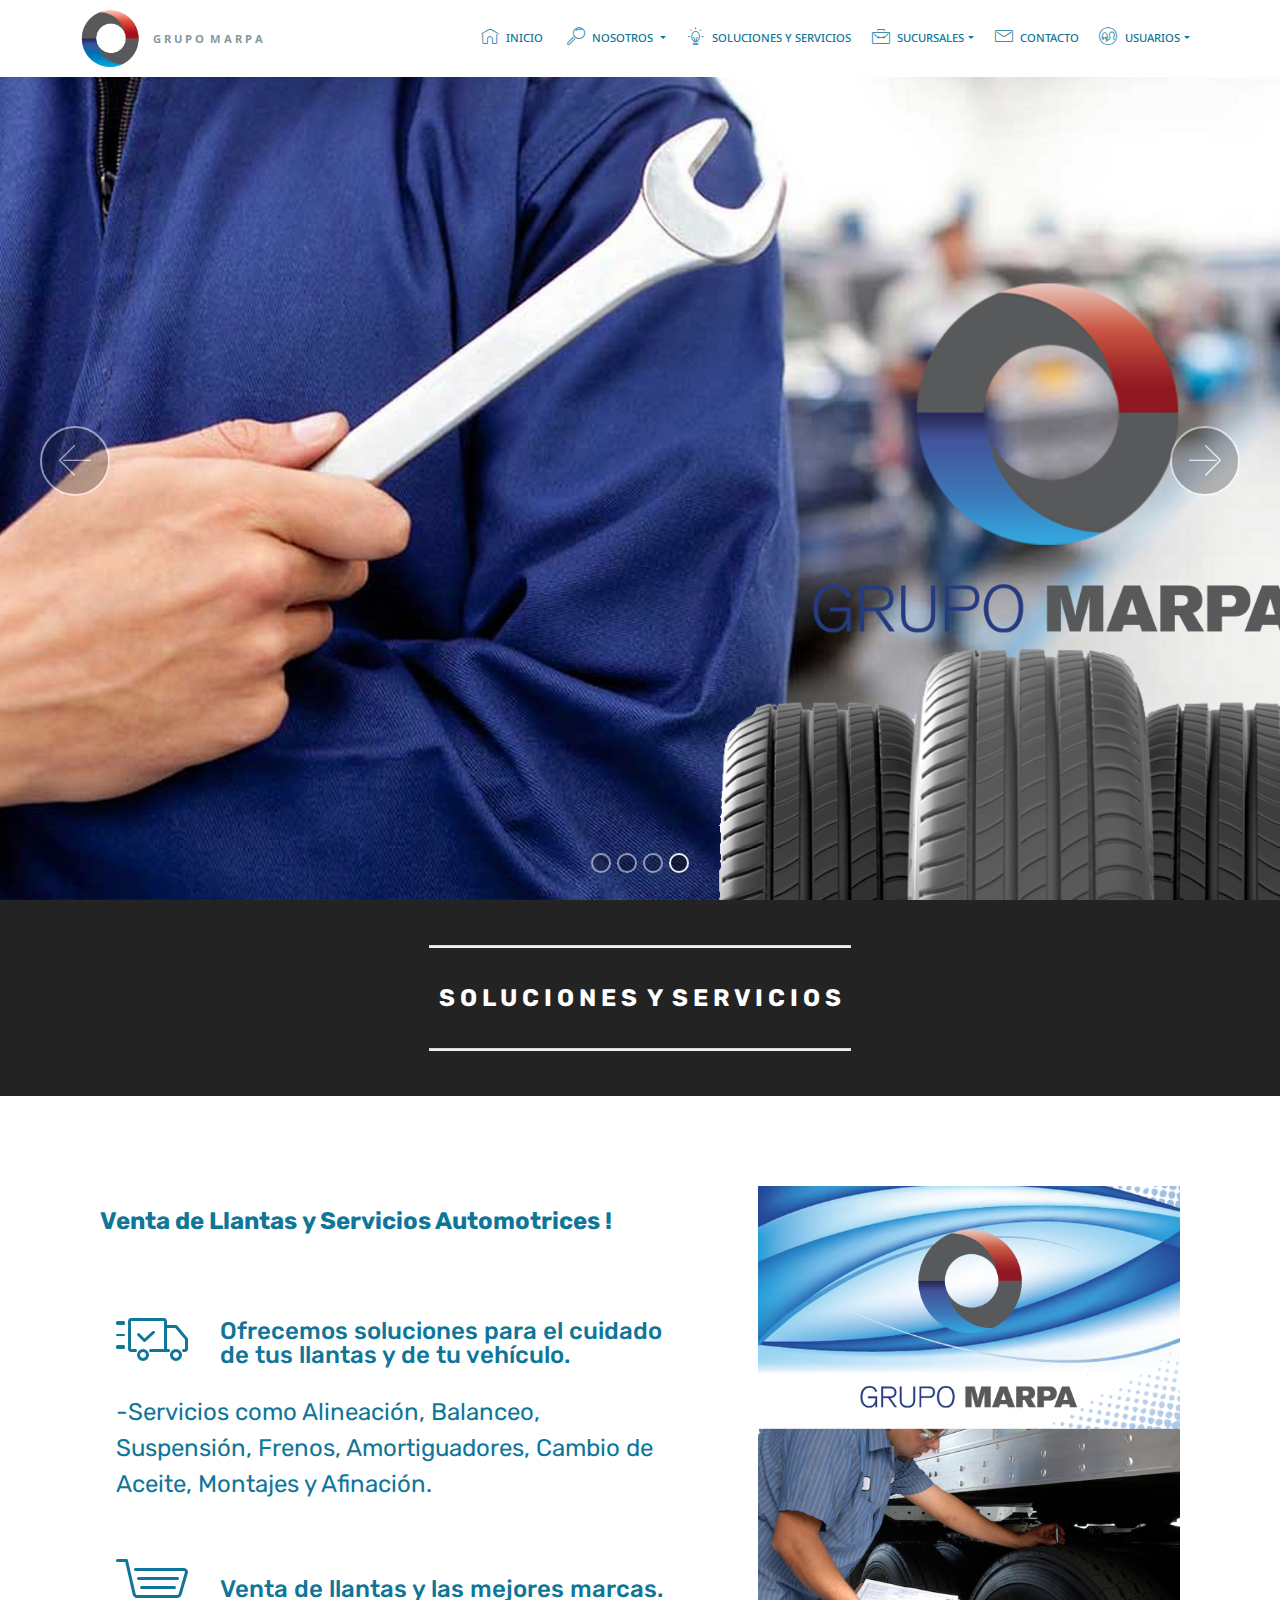
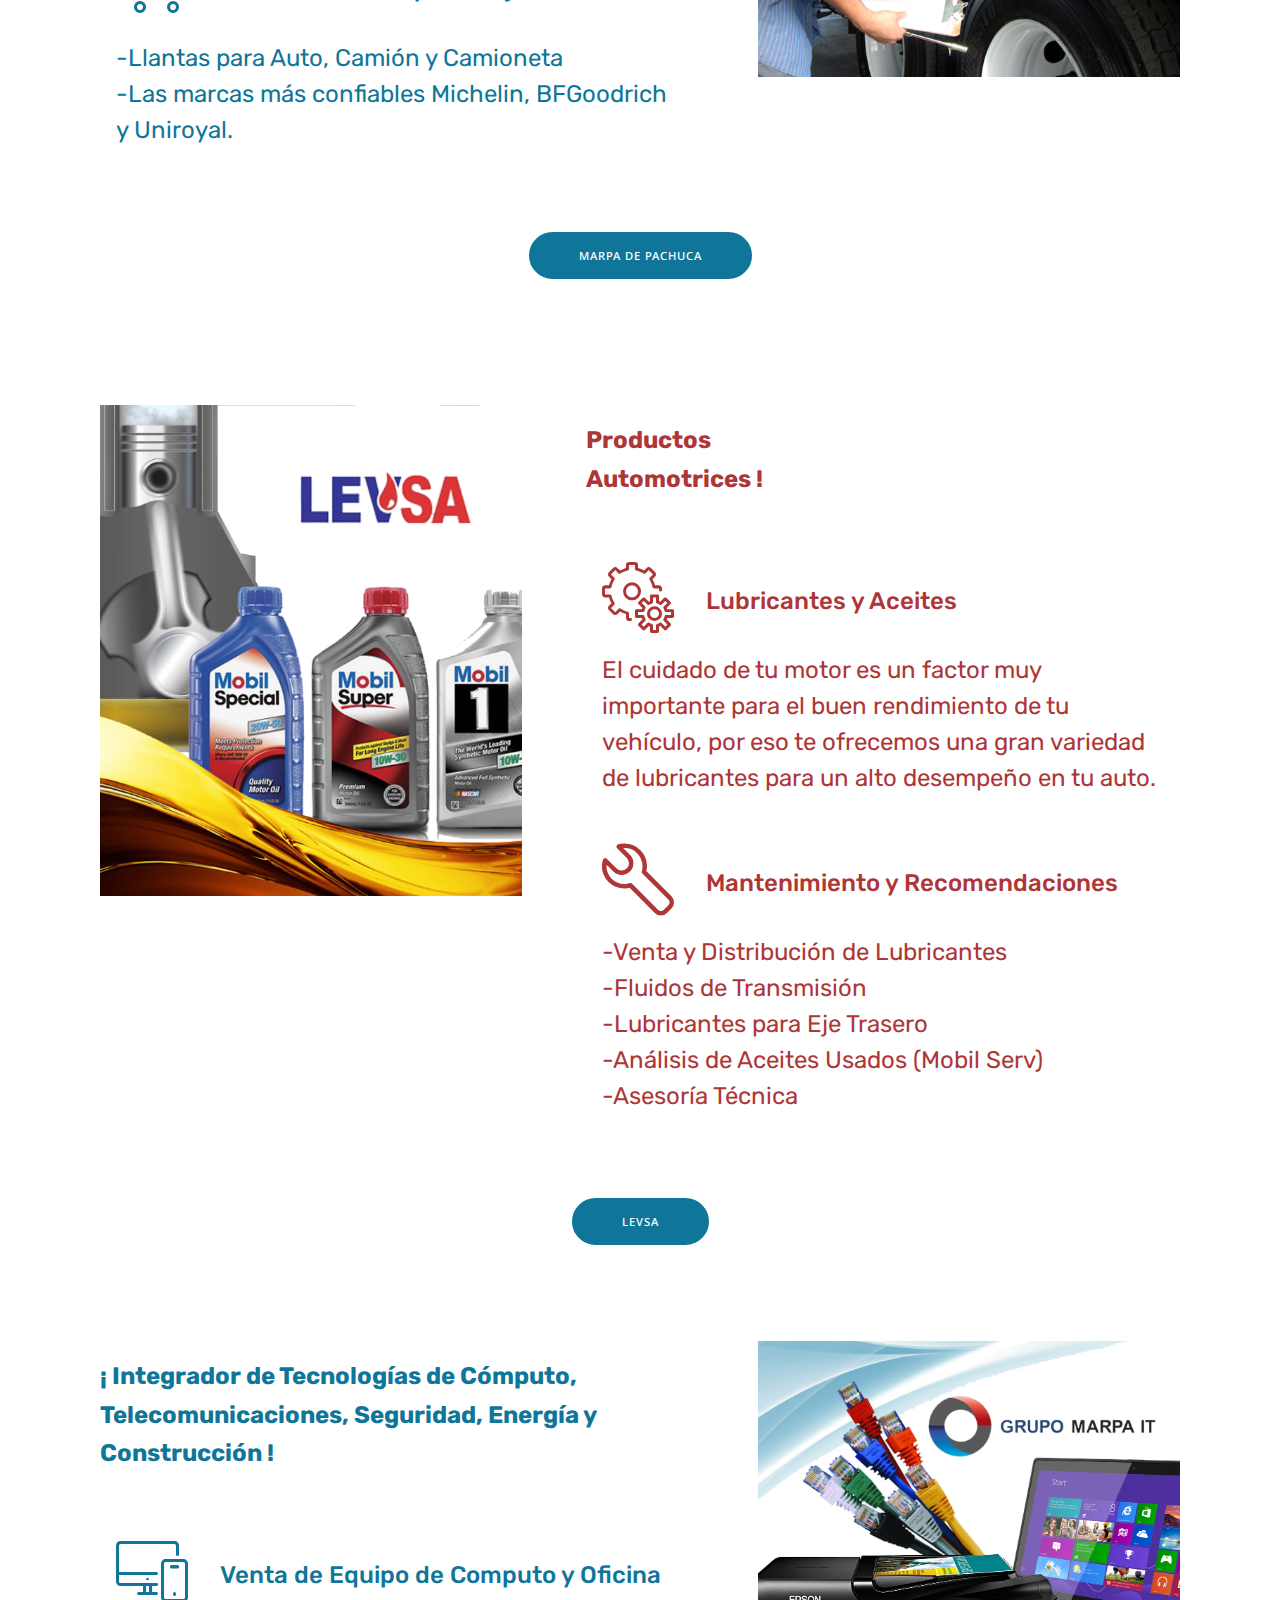
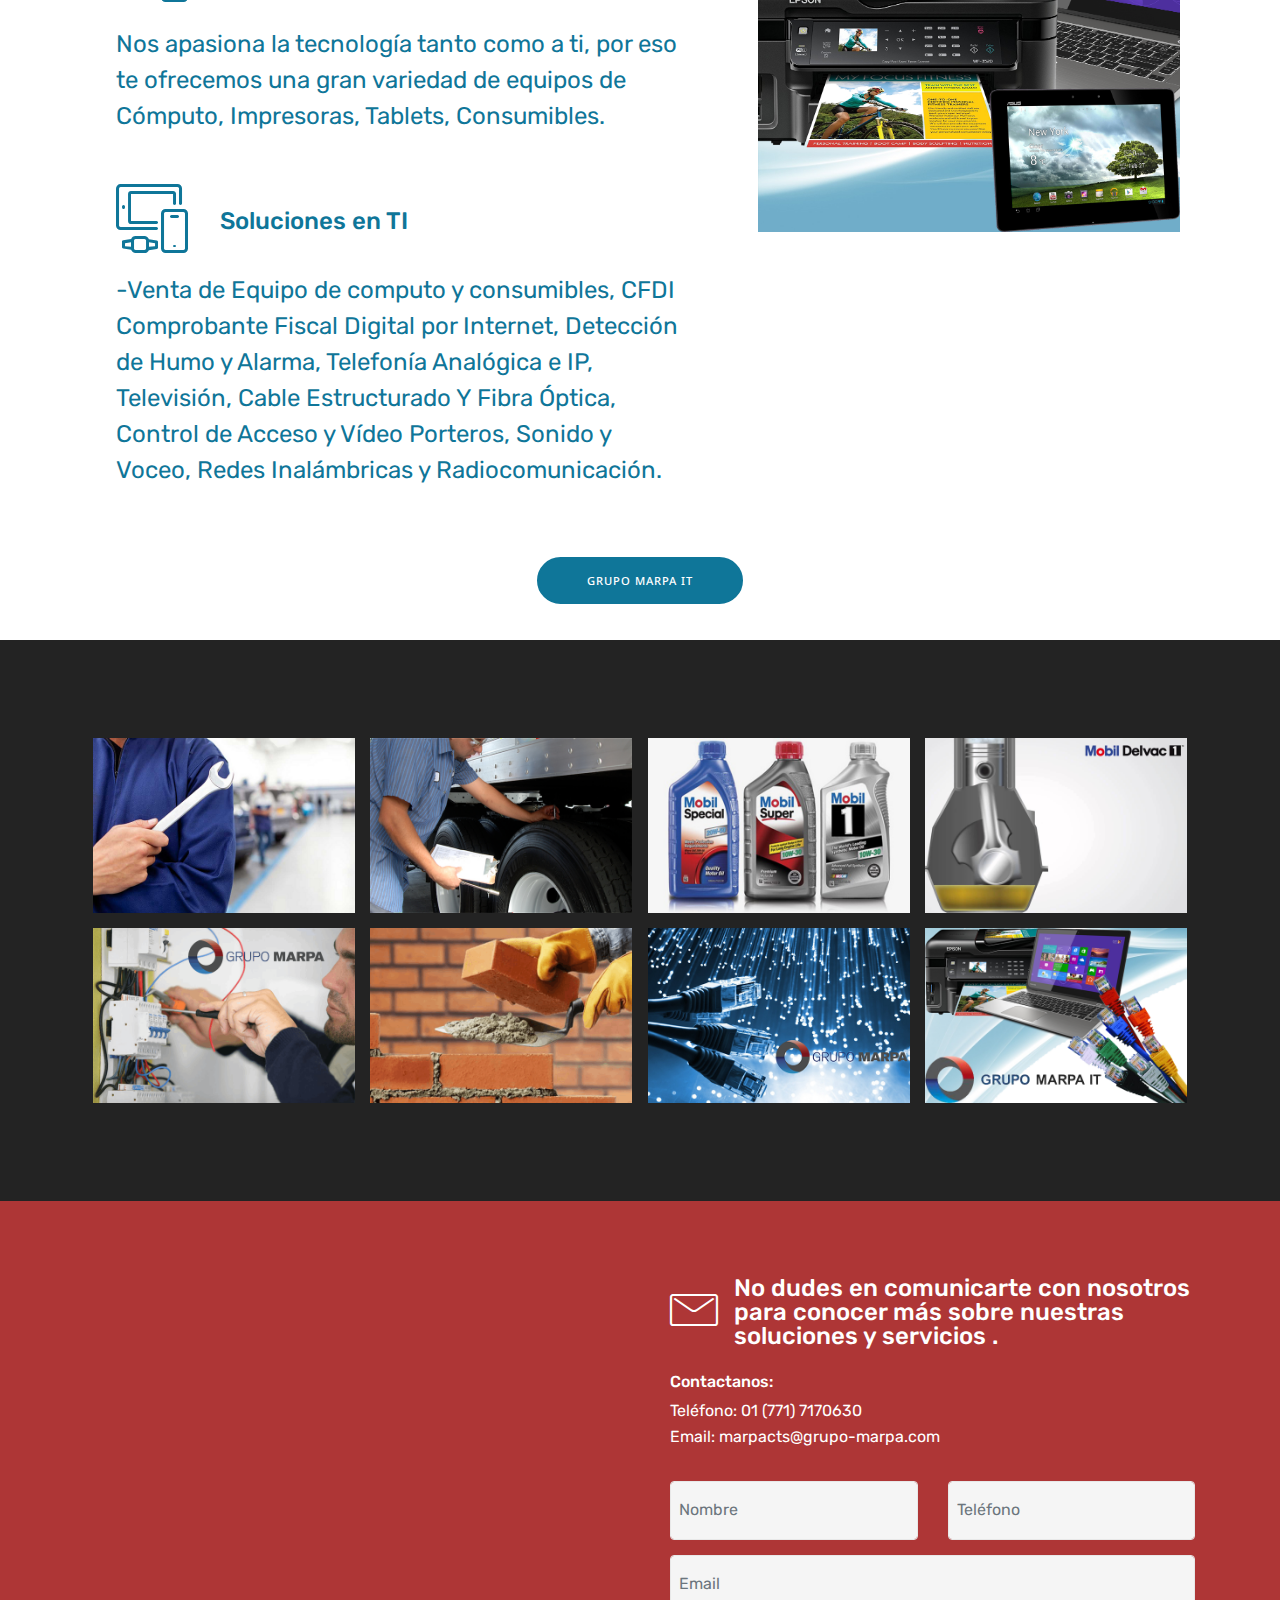
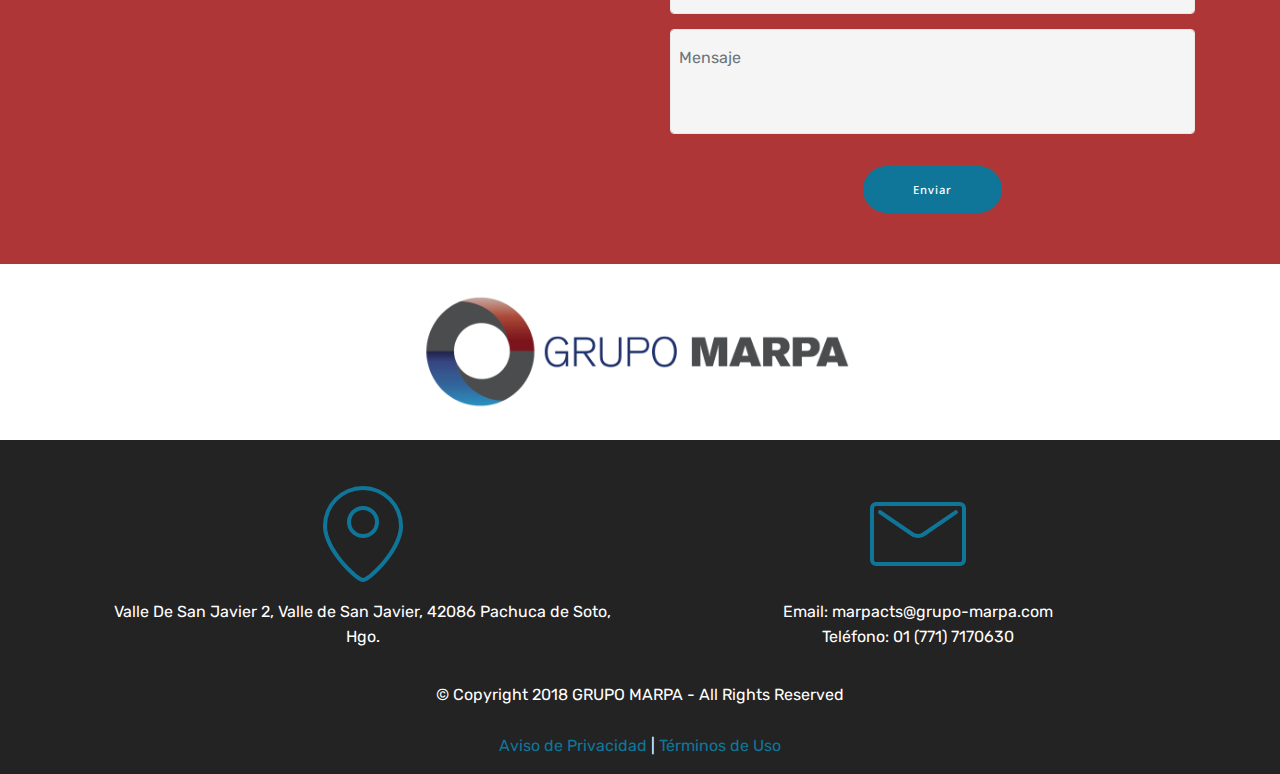
<file: index.html>
<!DOCTYPE html>
<html >
<head>
  <!-- Site made with Mobirise Website Builder v4.6.6, https://mobirise.com -->
  <meta charset="UTF-8">
  <meta http-equiv="X-UA-Compatible" content="IE=edge">
  <meta name="generator" content="Mobirise v4.6.6, mobirise.com">
  <meta name="viewport" content="width=device-width, initial-scale=1, minimum-scale=1">
  <link rel="shortcut icon" href="assets/images/logosl-1687x1690.png" type="image/x-icon">
  <meta name="description" content="">
  <title>Home</title>
  <link rel="stylesheet" href="assets/web/assets/mobirise-icons-bold/mobirise-icons-bold.css">
  <link rel="stylesheet" href="assets/web/assets/mobirise-icons/mobirise-icons.css">
  <link rel="stylesheet" href="assets/tether/tether.min.css">
  <link rel="stylesheet" href="assets/bootstrap/css/bootstrap.min.css">
  <link rel="stylesheet" href="assets/bootstrap/css/bootstrap-grid.min.css">
  <link rel="stylesheet" href="assets/bootstrap/css/bootstrap-reboot.min.css">
  <link rel="stylesheet" href="assets/dropdown/css/style.css">
  <link rel="stylesheet" href="assets/theme/css/style.css">
  <link rel="stylesheet" href="assets/gallery/style.css">
  <link rel="stylesheet" href="assets/mobirise/css/mbr-additional.css" type="text/css">
  
  
  
</head>
<body>
  <section class="menu cid-qyk12al8p5" once="menu" id="menu1-1">

    

    <nav class="navbar navbar-expand beta-menu navbar-dropdown align-items-center navbar-fixed-top navbar-toggleable-sm">
        <button class="navbar-toggler navbar-toggler-right" type="button" data-toggle="collapse" data-target="#navbarSupportedContent" aria-controls="navbarSupportedContent" aria-expanded="false" aria-label="Toggle navigation">
            <div class="hamburger">
                <span></span>
                <span></span>
                <span></span>
                <span></span>
            </div>
        </button>
        <div class="menu-logo">
            <div class="navbar-brand">
                <span class="navbar-logo">
                    <a href="index.html">
                         <img src="assets/images/logosl-1687x1690.png" alt="Mobirise" title="" style="height: 3.8rem;">
                    </a>
                </span>
                <span class="navbar-caption-wrap"><a class="navbar-caption text-warning display-4" href="index.html">G R U P O &nbsp;M A R P A</a></span>
            </div>
        </div>
        <div class="collapse navbar-collapse" id="navbarSupportedContent">
            <ul class="navbar-nav nav-dropdown nav-right" data-app-modern-menu="true"><li class="nav-item"><a class="nav-link link text-primary display-4" href="index.html" aria-expanded="false"><span class="mbri-home mbr-iconfont mbr-iconfont-btn"></span>INICIO&nbsp;</a></li><li class="nav-item dropdown">
                    <a class="nav-link link text-primary dropdown-toggle display-4" href="https://mobirise.com" data-toggle="dropdown-submenu" aria-expanded="false"><span class="mbri-search mbr-iconfont mbr-iconfont-btn"></span>NOSOTROS&nbsp;</a><div class="dropdown-menu"><a class="text-primary dropdown-item display-4" href="Nosotros.html#features1-1w">MISIÓN</a><a class="text-primary dropdown-item display-4" href="Nosotros.html#features1-1x">VISIÓN</a><a class="text-primary dropdown-item display-4" href="Nosotros.html#features1-1y">VALORES</a><a class="text-primary dropdown-item display-4" href="Nosotros.html#features1-1z">POLÍTICA DE CALIDAD</a><a class="text-primary dropdown-item display-4" href="Nosotros.html#content10-q">HISTORIA</a></div>
                </li><li class="nav-item"><a class="nav-link link text-primary display-4" href="index.html#content9-j"><span class="mbri-idea mbr-iconfont mbr-iconfont-btn"></span>SOLUCIONES Y SERVICIOS</a></li><li class="nav-item dropdown"><a class="nav-link link text-primary dropdown-toggle display-4" href="https://mobirise.com" data-toggle="dropdown-submenu" aria-expanded="false"><span class="mbri-briefcase mbr-iconfont mbr-iconfont-btn"></span>SUCURSALES</a><div class="dropdown-menu"><div class="dropdown"><a class="text-primary dropdown-item dropdown-toggle display-4" href="http://grupo-marpa.mx/llantasyservicios" target="_blank" aria-expanded="false" data-toggle="dropdown-submenu">MARPA DE PACHUCA</a><div class="dropdown-menu dropdown-submenu"><a class="text-primary dropdown-item display-4" href="page4.html#content9-2w" aria-expanded="false">HIDALGO</a><a class="text-primary dropdown-item display-4" href="http://grupo-marpa.mx/llantasyservicios" target="_blank" aria-expanded="false">PUEBLA</a><a class="text-primary dropdown-item display-4" href="http://grupo-marpa.mx/llantasyservicios" target="_blank" aria-expanded="false">MÉXICO</a><a class="text-primary dropdown-item display-4" href="http://grupo-marpa.mx/llantasyservicios" target="_blank" aria-expanded="false">VERACRUZ</a><a class="text-primary dropdown-item display-4" href="http://grupo-marpa.mx/llantasyservicios" target="_blank" aria-expanded="false">TAMAULIPAS</a></div></div><a class="text-primary dropdown-item display-4" href="http://distribuidores.michelin.com.mx/MX/es/veracruz/cordoba/166277034-tecnologia-en-renovado-gamas-sa-de-cv" target="_blank">GRUPO MARPA IT</a><a class="text-primary dropdown-item display-4" href="http://www.levsalubricantes.com.mx/" target="_blank"></a><a class="text-primary dropdown-item display-4" href="http://grupomarpait.mx/" target="_blank">LEVSA</a><a class="text-primary dropdown-item display-4" href="http://grupomarpait.mx/" target="_blank">RENOVADORA GAMAS</a></div></li><li class="nav-item"><a class="nav-link link text-primary display-4" href="index.html#form4-2j"><span class="mbri-letter mbr-iconfont mbr-iconfont-btn"></span>CONTACTO</a></li><li class="nav-item dropdown"><a class="nav-link link text-primary dropdown-toggle display-4" href="index.html#form1-1j" data-toggle="dropdown-submenu" aria-expanded="false"><span class="mbri-users mbr-iconfont mbr-iconfont-btn"></span>USUARIOS</a><div class="dropdown-menu"><a class="text-primary dropdown-item display-4" href="http://grupo-marpa.com/mail/" target="_blank">WEB MAIL</a><a class="text-primary dropdown-item display-4" href="http://grupo-marpa.com/soporte/" target="_blank">SOPORTES</a><a class="text-primary dropdown-item display-4" href="http://gminventarios.dyndns.org/" target="_blank">INVENTARIOS</a><a class="text-primary dropdown-item display-4" href="http://www.michelin-training.net/" target="_blank">MICHELIN TRAINING</a><a class="text-primary dropdown-item display-4" href="http://www.michelintruck.com/es_MX/" target="_blank">RED DE SERVICIOS MICHELIN</a></div></li></ul>
            
        </div>
    </nav>
</section>

<section class="engine"><a href="https://mobirise.ws/j">how to design your own website</a></section><section class="carousel slide cid-qzb4jjBb7l" data-interval="false" id="slider1-1f">

    

    <div class="full-screen"><div class="mbr-slider slide carousel" data-pause="true" data-keyboard="false" data-ride="false" data-interval="false"><ol class="carousel-indicators"><li data-app-prevent-settings="" data-target="#slider1-1f" data-slide-to="0"></li><li data-app-prevent-settings="" data-target="#slider1-1f" data-slide-to="1"></li><li data-app-prevent-settings="" data-target="#slider1-1f" data-slide-to="2"></li><li data-app-prevent-settings="" data-target="#slider1-1f" class=" active" data-slide-to="3"></li></ol><div class="carousel-inner" role="listbox"><div class="carousel-item slider-fullscreen-image" data-bg-video-slide="false" style="background-image: url(assets/images/gmcor-9-1600x1080.png);"><div class="container container-slide"><div class="image_wrapper"><img src="assets/images/gmcor-9-1600x1080.png"><div class="carousel-caption justify-content-center"><div class="col-10 align-center"></div></div></div></div></div><div class="carousel-item slider-fullscreen-image" data-bg-video-slide="false" style="background-image: url(assets/images/gmcor10-2-1600x1080.png);"><div class="container container-slide"><div class="image_wrapper"><img src="assets/images/gmcor10-2-1600x1080.png"><div class="carousel-caption justify-content-center"><div class="col-10 align-left"></div></div></div></div></div><div class="carousel-item slider-fullscreen-image" data-bg-video-slide="false" style="background-image: url(assets/images/gmcor11-1600x1080.png);"><div class="container container-slide"><div class="image_wrapper"><img src="assets/images/gmcor11-1600x1080.png"><div class="carousel-caption justify-content-center"><div class="col-10 align-center"></div></div></div></div></div><div class="carousel-item slider-fullscreen-image active" data-bg-video-slide="false" style="background-image: url(assets/images/gmcor2-4-1600x1080.png);"><div class="container container-slide"><div class="image_wrapper"><img src="assets/images/gmcor2-4-1600x1080.png"><div class="carousel-caption justify-content-center"><div class="col-10 align-right"></div></div></div></div></div></div><a data-app-prevent-settings="" class="carousel-control carousel-control-prev" role="button" data-slide="prev" href="#slider1-1f"><span aria-hidden="true" class="mbri-left mbr-iconfont"></span><span class="sr-only">Previous</span></a><a data-app-prevent-settings="" class="carousel-control carousel-control-next" role="button" data-slide="next" href="#slider1-1f"><span aria-hidden="true" class="mbri-right mbr-iconfont"></span><span class="sr-only">Next</span></a></div></div>

</section>

<section class="mbr-section article content9 cid-qyCmD7SCRC" id="content9-j">
    
     

    <div class="container">
        <div class="inner-container" style="width: 100%;">
            <hr class="line" style="width: 38%;">
            <div class="section-text align-center mbr-fonts-style display-5"><strong>S O L U C I O N E S &nbsp;Y &nbsp;S E R V I C I O S</strong></div>
            <hr class="line" style="width: 38%;">
        </div>
        </div>
</section>

<section class="features11 cid-qzK0rk56CB" id="features11-22">

    

    

    <div class="container">   
        <div class="col-md-12">
            <div class="media-container-row">
                <div class="mbr-figure" style="width: 45%;">
                    <img src="assets/images/gmcor6-1-1200x1395.png" alt="Mobirise" title="">
                </div>
                <div class=" align-left">
                    
                    <div class="mbr-section-text">
                        <p class="mbr-text mb-5 pt-3 mbr-light mbr-fonts-style display-5"><strong>Venta de Llantas&nbsp;</strong><strong>y Servicios Automotrices !</strong></p>
                    </div>

                    <div class="block-content">
                        <div class="card p-3 pr-3">
                            <div class="media">
                                <div class=" align-self-center card-img pb-3">
                                    <span class="mbr-iconfont mbri-delivery" style="color: rgb(15, 118, 153);"></span>
                                </div>     
                                <div class="media-body">
                                    <h4 class="card-title mbr-fonts-style display-5">Ofrecemos soluciones para el cuidado de tus llantas y de tu vehículo.</h4>
                                </div>
                            </div>                

                            <div class="card-box">
                                <p class="block-text mbr-fonts-style display-5">-Servicios como Alineación, Balanceo, Suspensión, Frenos, Amortiguadores, Cambio de Aceite, Montajes y Afinación.</p>
                            </div>
                        </div>

                        <div class="card p-3 pr-3">
                            <div class="media">
                                <div class="align-self-center card-img pb-3">
                                    <span class="mbr-iconfont mbri-shopping-cart" style="color: rgb(15, 118, 153);"></span>
                                </div>     
                                <div class="media-body">
                                    <h4 class="card-title mbr-fonts-style display-5">
                                        Venta de llantas y las mejores marcas.</h4>
                                </div>
                            </div>                

                            <div class="card-box">
                                <p class="block-text mbr-fonts-style display-5">-Llantas para Auto, Camión y Camioneta&nbsp;<br>-Las marcas más confiables Michelin, BFGoodrich y Uniroyal.</p>
                            </div>
                        </div>
                    </div>
                </div>
            </div>
        </div> 
    </div>          
</section>

<section class="mbr-section content8 cid-qO6f4M2Z9q" id="content8-2k">

    

    <div class="container">
        <div class="media-container-row title">
            <div class="col-12 col-md-8">
                <div class="mbr-section-btn align-center"><a class="btn btn-primary display-4" href="http://grupomarpait.mx/" target="_blank">MARPA DE PACHUCA</a></div>
            </div>
        </div>
    </div>
</section>

<section class="features11 cid-qzKvqeTdhF" id="features11-26">

    

    

    <div class="container">   
        <div class="col-md-12">
            <div class="media-container-row">
                <div class="mbr-figure" style="width: 45%;">
                    <img src="assets/images/gmcor7-1200x1395.png" alt="Mobirise" title="">
                </div>
                <div class=" align-left">
                    
                    <div class="mbr-section-text">
                        <p class="mbr-text mb-5 pt-3 mbr-light mbr-fonts-style display-5"><strong>Productos </strong><br><strong>Automotrices !&nbsp;</strong></p>
                    </div>

                    <div class="block-content">
                        <div class="card p-3 pr-3">
                            <div class="media">
                                <div class=" align-self-center card-img pb-3">
                                    <span class="mbr-iconfont mbri-setting" style="color: rgb(174, 54, 54);"></span>
                                </div>     
                                <div class="media-body">
                                    <h4 class="card-title mbr-fonts-style display-5">Lubricantes y Aceites&nbsp;</h4>
                                </div>
                            </div>                

                            <div class="card-box">
                                <p class="block-text mbr-fonts-style display-5">El cuidado de tu motor es un factor muy importante para el buen rendimiento de tu vehículo, por eso te ofrecemos una gran variedad de lubricantes para un alto desempeño en tu auto.</p>
                            </div>
                        </div>

                        <div class="card p-3 pr-3">
                            <div class="media">
                                <div class="align-self-center card-img pb-3">
                                    <span class="mbr-iconfont mbrib-setting3" style="color: rgb(174, 54, 54);"></span>
                                </div>     
                                <div class="media-body">
                                    <h4 class="card-title mbr-fonts-style display-5">Mantenimiento y Recomendaciones</h4>
                                </div>
                            </div>                

                            <div class="card-box">
                                <p class="block-text mbr-fonts-style display-5">-Venta y Distribución de Lubricantes
<br>-Fluidos de Transmisión
<br>-Lubricantes para Eje Trasero
<br>-Análisis de Aceites Usados (Mobil Serv)
<br>-Asesoría Técnica</p>
                            </div>
                        </div>
                    </div>
                </div>
            </div>
        </div> 
    </div>          
</section>

<section class="mbr-section content8 cid-qzKT6Kx7hR" id="content8-2c">

    

    <div class="container">
        <div class="media-container-row title">
            <div class="col-12 col-md-8">
                <div class="mbr-section-btn align-center"><a class="btn btn-primary display-4" href="http://www.levsalubricantes.com.mx/" target="_blank">LEVSA</a></div>
            </div>
        </div>
    </div>
</section>

<section class="features11 cid-qzKFpAqdE3" id="features11-28">

    

    

    <div class="container">   
        <div class="col-md-12">
            <div class="media-container-row">
                <div class="mbr-figure" style="width: 45%;">
                    <img src="assets/images/gmcor8-1200x1395.png" alt="Mobirise" title="">
                </div>
                <div class=" align-left">
                    
                    <div class="mbr-section-text">
                        <p class="mbr-text mb-5 pt-3 mbr-light mbr-fonts-style display-5"><strong>¡ Integrador de Tecnologías de Cómputo, Telecomunicaciones, Seguridad, Energía y Construcción !&nbsp;</strong></p>
                    </div>

                    <div class="block-content">
                        <div class="card p-3 pr-3">
                            <div class="media">
                                <div class=" align-self-center card-img pb-3">
                                    <span class="mbr-iconfont mbri-responsive" style="color: rgb(15, 118, 153);"></span>
                                </div>     
                                <div class="media-body">
                                    <h4 class="card-title mbr-fonts-style display-5">Venta de Equipo de Computo y Oficina</h4>
                                </div>
                            </div>                

                            <div class="card-box">
                                <p class="block-text mbr-fonts-style display-5">Nos apasiona la tecnología tanto como a ti, por eso te ofrecemos una gran variedad de equipos de Cómputo, Impresoras, Tablets, Consumibles.<br></p>
                            </div>
                        </div>

                        <div class="card p-3 pr-3">
                            <div class="media">
                                <div class="align-self-center card-img pb-3">
                                    <span class="mbr-iconfont mbri-devices" style="color: rgb(15, 118, 153);"></span>
                                </div>     
                                <div class="media-body">
                                    <h4 class="card-title mbr-fonts-style display-5">Soluciones en TI</h4>
                                </div>
                            </div>                

                            <div class="card-box">
                                <p class="block-text mbr-fonts-style display-5">-Venta de Equipo de computo y consumibles, CFDI Comprobante Fiscal Digital por Internet, Detección de Humo y Alarma, Telefonía Analógica e IP, Televisión, Cable Estructurado Y Fibra Óptica, Control de Acceso y Vídeo Porteros, Sonido y Voceo, Redes Inalámbricas y Radiocomunicación.</p>
                            </div>
                        </div>
                    </div>
                </div>
            </div>
        </div> 
    </div>          
</section>

<section class="mbr-section content8 cid-qzKTwYf2ON" id="content8-2d">

    

    <div class="container">
        <div class="media-container-row title">
            <div class="col-12 col-md-8">
                <div class="mbr-section-btn align-center"><a class="btn btn-primary display-4" href="http://grupomarpait.mx/" target="_blank">GRUPO MARPA IT</a></div>
            </div>
        </div>
    </div>
</section>

<section class="mbr-gallery mbr-slider-carousel cid-qzLjdOlAD6" id="gallery1-2i">

    

    <div class="container">
        <div><!-- Filter --><!-- Gallery --><div class="mbr-gallery-row"><div class="mbr-gallery-layout-default"><div><div><div class="mbr-gallery-item mbr-gallery-item--p1" data-video-url="false" data-tags="Awesome"><div href="#lb-gallery1-2i" data-slide-to="0" data-toggle="modal"><img src="assets/images/mencanicos-panama2600x400-600x400-600x400.png" alt=""><span class="icon-focus"></span></div></div><div class="mbr-gallery-item mbr-gallery-item--p1" data-video-url="false" data-tags="Responsive"><div href="#lb-gallery1-2i" data-slide-to="1" data-toggle="modal"><img src="assets/images/image-600x400-600x400.png" alt=""><span class="icon-focus"></span></div></div><div class="mbr-gallery-item mbr-gallery-item--p1" data-video-url="false" data-tags="Creative"><div href="#lb-gallery1-2i" data-slide-to="2" data-toggle="modal"><img src="assets/images/mobil-inner-1-600x400-600x400.png" alt=""><span class="icon-focus"></span></div></div><div class="mbr-gallery-item mbr-gallery-item--p1" data-video-url="false" data-tags="Animated"><div href="#lb-gallery1-2i" data-slide-to="3" data-toggle="modal"><img src="assets/images/motor-600x400-600x400.png" alt=""><span class="icon-focus"></span></div></div><div class="mbr-gallery-item mbr-gallery-item--p1" data-video-url="false" data-tags="Responsive"><div href="#lb-gallery1-2i" data-slide-to="4" data-toggle="modal"><img src="assets/images/energia-600x400-600x400.png" alt=""><span class="icon-focus"></span></div></div><div class="mbr-gallery-item mbr-gallery-item--p1" data-video-url="false" data-tags="Animated"><div href="#lb-gallery1-2i" data-slide-to="5" data-toggle="modal"><img src="assets/images/construccion-600x400-600x400.png" alt=""><span class="icon-focus"></span></div></div><div class="mbr-gallery-item mbr-gallery-item--p1" data-video-url="false" data-tags="Awesome"><div href="#lb-gallery1-2i" data-slide-to="6" data-toggle="modal"><img src="assets/images/itslide600x400-600x400-600x400.png" alt=""><span class="icon-focus"></span></div></div><div class="mbr-gallery-item mbr-gallery-item--p1" data-video-url="false" data-tags="Awesome"><div href="#lb-gallery1-2i" data-slide-to="7" data-toggle="modal"><img src="assets/images/it600x400-600x400-600x400.png" alt=""><span class="icon-focus"></span></div></div></div></div><div class="clearfix"></div></div></div><!-- Lightbox --><div data-app-prevent-settings="" class="mbr-slider modal fade carousel slide" tabindex="-1" data-keyboard="true" data-interval="false" id="lb-gallery1-2i"><div class="modal-dialog"><div class="modal-content"><div class="modal-body"><div class="carousel-inner"><div class="carousel-item"><img src="assets/images/mencanicos-panama2600x400-600x400.png" alt=""></div><div class="carousel-item"><img src="assets/images/image-600x400.png" alt=""></div><div class="carousel-item"><img src="assets/images/mobil-inner-1-600x400.png" alt=""></div><div class="carousel-item"><img src="assets/images/motor-600x400.png" alt=""></div><div class="carousel-item"><img src="assets/images/energia-600x400.png" alt=""></div><div class="carousel-item"><img src="assets/images/construccion-600x400.png" alt=""></div><div class="carousel-item active"><img src="assets/images/itslide600x400-600x400.png" alt=""></div><div class="carousel-item"><img src="assets/images/it600x400-600x400.png" alt=""></div></div><a class="carousel-control carousel-control-prev" role="button" data-slide="prev" href="#lb-gallery1-2i"><span class="mbri-left mbr-iconfont" aria-hidden="true"></span><span class="sr-only">Previous</span></a><a class="carousel-control carousel-control-next" role="button" data-slide="next" href="#lb-gallery1-2i"><span class="mbri-right mbr-iconfont" aria-hidden="true"></span><span class="sr-only">Next</span></a><a class="close" href="#" role="button" data-dismiss="modal"><span class="sr-only">Close</span></a></div></div></div></div></div>
    </div>

</section>

<section class="mbr-section form4 cid-qNnmKKAMJp" id="form4-2j">

    

    
    <div class="container">
        <div class="row">
            <div class="col-md-6">
                <div class="google-map"><iframe frameborder="0" style="border:0" src="https://www.google.com/maps/embed/v1/place?key=AIzaSyA0Dx_boXQiwvdz8sJHoYeZNVTdoWONYkU&amp;q=place_id:ChIJwZFgdrKg0YURNDZZSMtFVSg" allowfullscreen=""></iframe></div>
            </div>
            <div class="col-md-6">
                
                <div>
                    <div class="icon-block pb-3">
                        <span class="icon-block__icon">
                            <span class="mbr-iconfont mbri-letter" style="color: rgb(255, 255, 255);"></span>
                        </span>
                        <h4 class="icon-block__title align-left mbr-fonts-style display-5"><span style="font-style: normal;">No dudes en comunicarte con nosotros para conocer más sobre nuestras soluciones y servicios .</span> &nbsp; &nbsp; &nbsp; &nbsp; &nbsp; &nbsp; &nbsp; &nbsp; &nbsp; &nbsp; &nbsp; &nbsp;&nbsp;</h4>
                    </div>
                    <div class="icon-contacts pb-3">
                        <h5 class="align-left mbr-fonts-style display-7">Contactanos:</h5>
                        <p class="mbr-text align-left mbr-fonts-style display-7">Teléfono: 01 (771) 7170630&nbsp;<br>
                            Email:&nbsp;marpacts@grupo-marpa.com </p>
                    </div>
                </div>
                <div data-form-type="formoid">
                    <div data-form-alert="" hidden="">Gracias por comunicarte con nosotros!</div>
                    <form class="block mbr-form" action="https://mobirise.com/" method="post" data-form-title="Mobirise Form"><input type="hidden" name="email" data-form-email="true" value="YNkSnCrPUKvmKXnXgVk7Tl5TUVgH1K5+PA7x+Z31g3STcRDlSyZkOH7qmJeYlMsS8xf9jnThW1fmHFu1DWCMwSZoLgdP2Ci+bPiJBhXyyo/xMoEoVY+gl1lne26pBUuh" data-form-field="Email">
                        <div class="row">
                            <div class="col-md-6 multi-horizontal" data-for="name">
                                <input type="text" class="form-control input" name="name" data-form-field="Name" placeholder="Nombre" required="" id="name-form4-2j">
                            </div>
                            <div class="col-md-6 multi-horizontal" data-for="phone">
                                <input type="text" class="form-control input" name="phone" data-form-field="Phone" placeholder="Teléfono" required="" id="phone-form4-2j">
                            </div>
                            <div class="col-md-12" data-for="email">
                                <input type="text" class="form-control input" name="email" data-form-field="Email" placeholder="Email" required="" id="email-form4-2j">
                            </div>
                            <div class="col-md-12" data-for="message">
                                <textarea class="form-control input" name="message" rows="3" data-form-field="Message" placeholder="Mensaje" style="resize:none" id="message-form4-2j"></textarea>
                            </div>
                            <div class="input-group-btn col-md-12" style="margin-top: 10px;"><button href="" type="submit" class="btn btn-primary btn-form display-4">Enviar</button></div>
                        </div>
                    </form>
                </div>
            </div>
        </div>
    </div>
</section>

<section class="cid-qzpPvyftwC" id="image1-1l">

    

    <figure class="mbr-figure container">
            <div class="image-block" style="width: 40%;">
                <img src="assets/images/gmlogo-1920x500.png" width="1400" alt="Mobirise" title="">
                
            </div>
    </figure>
</section>

<section class="features1 cid-qzpUGaYFKO" id="features1-1m">
    
    

    
    <div class="container">
        <div class="media-container-row">

            <div class="card p-3 col-12 col-md-6">
                <div class="card-img pb-3">
                    <span class="mbr-iconfont mbri-pin" style="color: rgb(15, 118, 153);"></span>
                </div>
                <div class="card-box">
                    
                    <p class="mbr-text mbr-fonts-style display-7">Valle De San Javier 2, Valle de San Javier, 42086 Pachuca de Soto, Hgo.</p>
                </div>
            </div>

            <div class="card p-3 col-12 col-md-6">
                <div class="card-img pb-3">
                    <span class="mbr-iconfont mbri-letter" style="color: rgb(15, 118, 153);"></span>
                </div>
                <div class="card-box">
                    
                    <p class="mbr-text mbr-fonts-style display-7">Email: marpacts@grupo-marpa.com 
<br>Teléfono: 01 (771) 7170630</p>
                </div>
            </div>

            

            

        </div>

    </div>

</section>

<section once="" class="cid-qyCEcitECh" id="footer6-m">

    

    

    <div class="container">
        <div class="media-container-row align-center mbr-white">
            <div class="col-12">
                <p class="mbr-text mb-0 mbr-fonts-style display-7">
                    © Copyright 2018 GRUPO MARPA - All Rights Reserved<br><br><a href="Aviso-de-Privacidad.html">Aviso de Privacidad</a> | <a href="Terminos-de-Uso.html">Términos de Uso</a><br>
                </p>
            </div>
        </div>
    </div>
</section>


  <script src="assets/web/assets/jquery/jquery.min.js"></script>
  <script src="assets/tether/tether.min.js"></script>
  <script src="assets/popper/popper.min.js"></script>
  <script src="assets/bootstrap/js/bootstrap.min.js"></script>
  <script src="assets/dropdown/js/script.min.js"></script>
  <script src="assets/touchswipe/jquery.touch-swipe.min.js"></script>
  <script src="assets/ytplayer/jquery.mb.ytplayer.min.js"></script>
  <script src="assets/vimeoplayer/jquery.mb.vimeo_player.js"></script>
  <script src="assets/smoothscroll/smooth-scroll.js"></script>
  <script src="assets/bootstrapcarouselswipe/bootstrap-carousel-swipe.js"></script>
  <script src="assets/masonry/masonry.pkgd.min.js"></script>
  <script src="assets/imagesloaded/imagesloaded.pkgd.min.js"></script>
  <script src="assets/theme/js/script.js"></script>
  <script src="assets/gallery/player.min.js"></script>
  <script src="assets/gallery/script.js"></script>
  <script src="assets/formoid/formoid.min.js"></script>
  <script src="assets/slidervideo/script.js"></script>
  
  
</body>
</html>
</file>
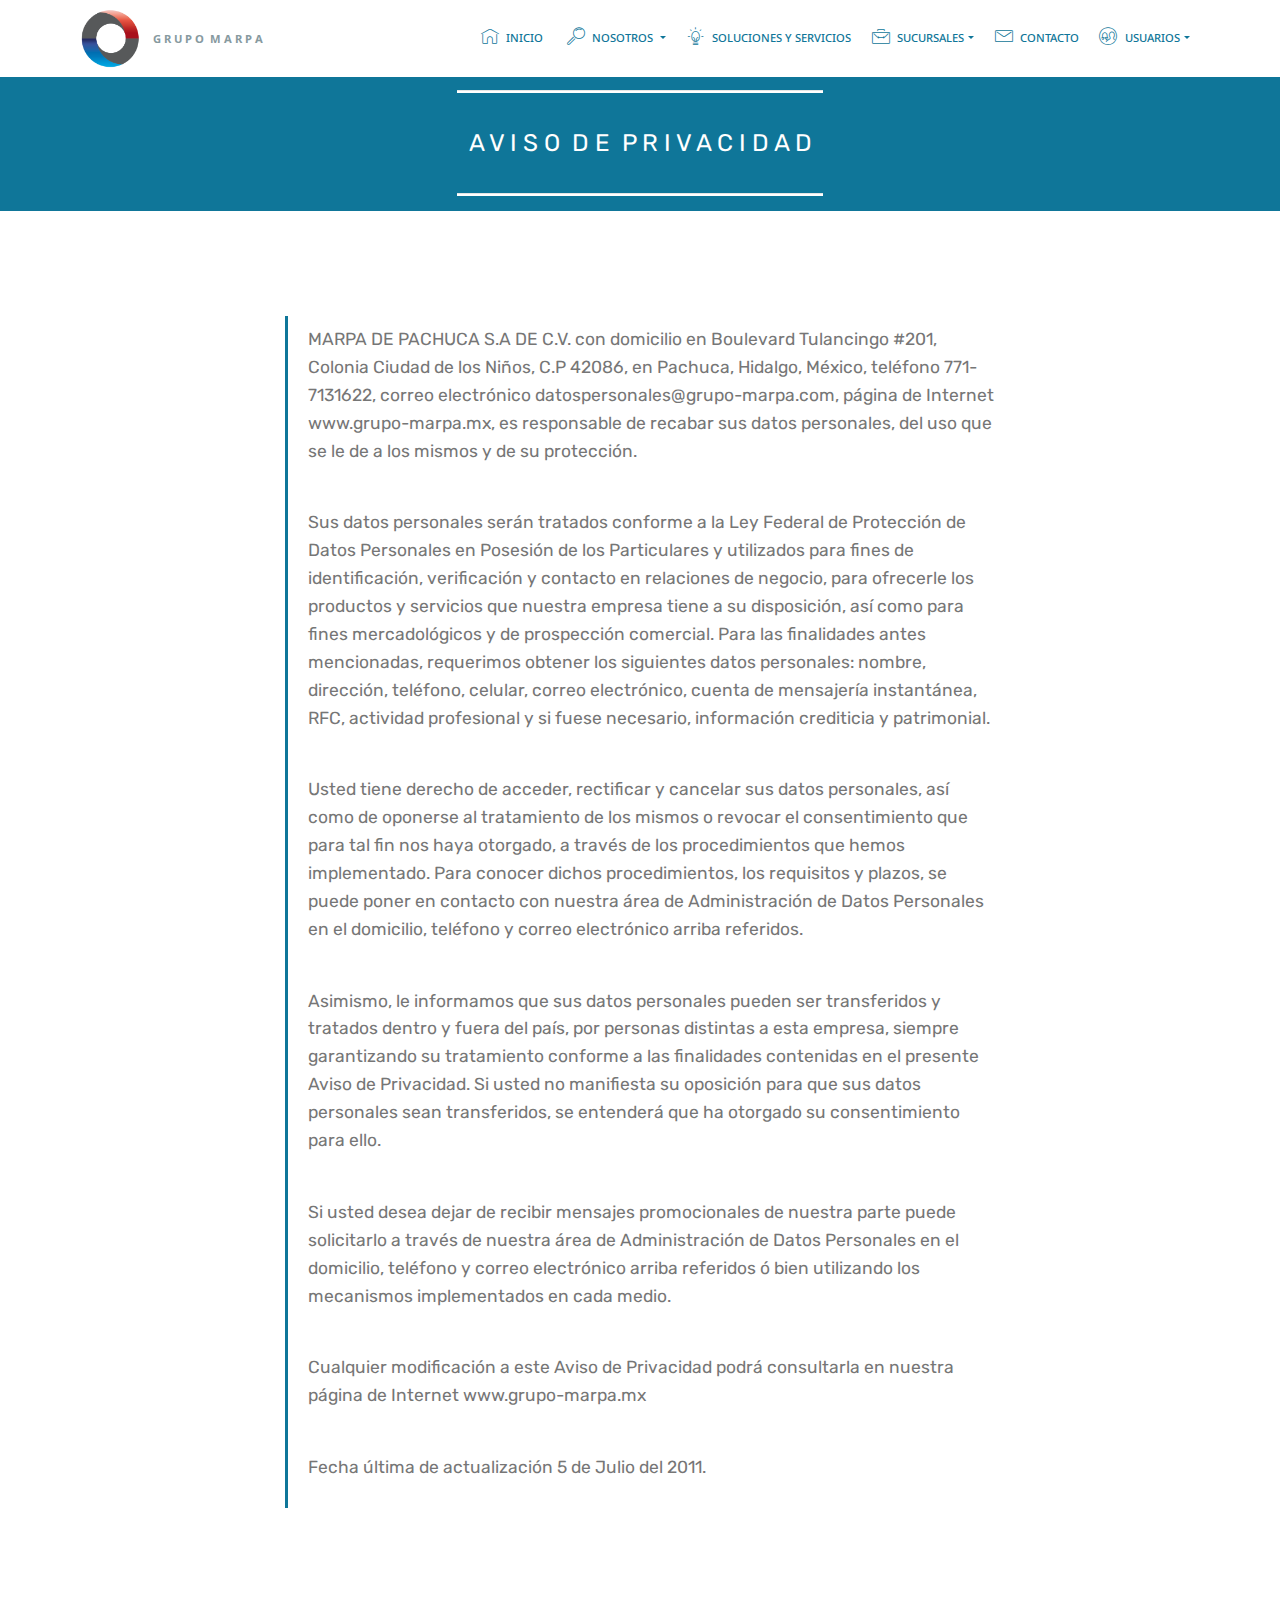
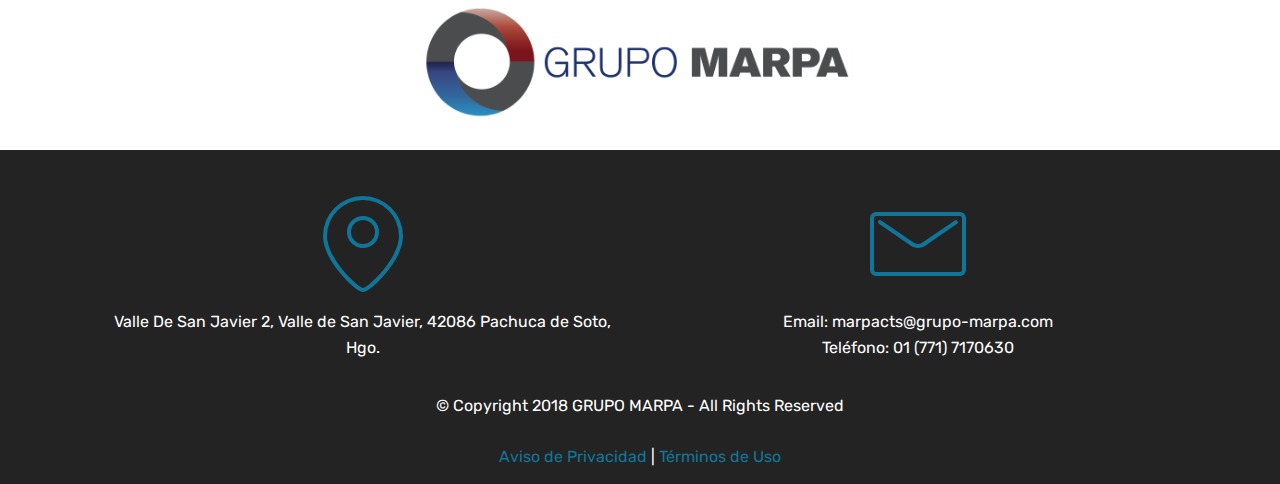
<file: Aviso-de-Privacidad.html>
<!DOCTYPE html>
<html >
<head>
  <!-- Site made with Mobirise Website Builder v4.6.6, https://mobirise.com -->
  <meta charset="UTF-8">
  <meta http-equiv="X-UA-Compatible" content="IE=edge">
  <meta name="generator" content="Mobirise v4.6.6, mobirise.com">
  <meta name="viewport" content="width=device-width, initial-scale=1, minimum-scale=1">
  <link rel="shortcut icon" href="assets/images/logosl-1687x1690.png" type="image/x-icon">
  <meta name="description" content="Web Page Builder Description">
  <title>Aviso de Privacidad</title>
  <link rel="stylesheet" href="assets/web/assets/mobirise-icons/mobirise-icons.css">
  <link rel="stylesheet" href="assets/tether/tether.min.css">
  <link rel="stylesheet" href="assets/bootstrap/css/bootstrap.min.css">
  <link rel="stylesheet" href="assets/bootstrap/css/bootstrap-grid.min.css">
  <link rel="stylesheet" href="assets/bootstrap/css/bootstrap-reboot.min.css">
  <link rel="stylesheet" href="assets/dropdown/css/style.css">
  <link rel="stylesheet" href="assets/theme/css/style.css">
  <link rel="stylesheet" href="assets/mobirise/css/mbr-additional.css" type="text/css">
  
  
  
</head>
<body>
  <section class="menu cid-qyk12al8p5" once="menu" id="menu1-v">

    

    <nav class="navbar navbar-expand beta-menu navbar-dropdown align-items-center navbar-fixed-top navbar-toggleable-sm">
        <button class="navbar-toggler navbar-toggler-right" type="button" data-toggle="collapse" data-target="#navbarSupportedContent" aria-controls="navbarSupportedContent" aria-expanded="false" aria-label="Toggle navigation">
            <div class="hamburger">
                <span></span>
                <span></span>
                <span></span>
                <span></span>
            </div>
        </button>
        <div class="menu-logo">
            <div class="navbar-brand">
                <span class="navbar-logo">
                    <a href="index.html">
                         <img src="assets/images/logosl-1687x1690.png" alt="Mobirise" title="" style="height: 3.8rem;">
                    </a>
                </span>
                <span class="navbar-caption-wrap"><a class="navbar-caption text-warning display-4" href="index.html">G R U P O &nbsp;M A R P A</a></span>
            </div>
        </div>
        <div class="collapse navbar-collapse" id="navbarSupportedContent">
            <ul class="navbar-nav nav-dropdown nav-right" data-app-modern-menu="true"><li class="nav-item"><a class="nav-link link text-primary display-4" href="index.html" aria-expanded="false"><span class="mbri-home mbr-iconfont mbr-iconfont-btn"></span>INICIO&nbsp;</a></li><li class="nav-item dropdown">
                    <a class="nav-link link text-primary dropdown-toggle display-4" href="https://mobirise.com" data-toggle="dropdown-submenu" aria-expanded="false"><span class="mbri-search mbr-iconfont mbr-iconfont-btn"></span>NOSOTROS&nbsp;</a><div class="dropdown-menu"><a class="text-primary dropdown-item display-4" href="Nosotros.html#features1-1w">MISIÓN</a><a class="text-primary dropdown-item display-4" href="Nosotros.html#features1-1x">VISIÓN</a><a class="text-primary dropdown-item display-4" href="Nosotros.html#features1-1y">VALORES</a><a class="text-primary dropdown-item display-4" href="Nosotros.html#features1-1z">POLÍTICA DE CALIDAD</a><a class="text-primary dropdown-item display-4" href="Nosotros.html#content10-q">HISTORIA</a></div>
                </li><li class="nav-item"><a class="nav-link link text-primary display-4" href="index.html#content9-j"><span class="mbri-idea mbr-iconfont mbr-iconfont-btn"></span>SOLUCIONES Y SERVICIOS</a></li><li class="nav-item dropdown"><a class="nav-link link text-primary dropdown-toggle display-4" href="https://mobirise.com" data-toggle="dropdown-submenu" aria-expanded="false"><span class="mbri-briefcase mbr-iconfont mbr-iconfont-btn"></span>SUCURSALES</a><div class="dropdown-menu"><div class="dropdown"><a class="text-primary dropdown-item dropdown-toggle display-4" href="http://grupo-marpa.mx/llantasyservicios" target="_blank" aria-expanded="false" data-toggle="dropdown-submenu">MARPA DE PACHUCA</a><div class="dropdown-menu dropdown-submenu"><a class="text-primary dropdown-item display-4" href="page4.html#content9-2w" aria-expanded="false">HIDALGO</a><a class="text-primary dropdown-item display-4" href="http://grupo-marpa.mx/llantasyservicios" target="_blank" aria-expanded="false">PUEBLA</a><a class="text-primary dropdown-item display-4" href="http://grupo-marpa.mx/llantasyservicios" target="_blank" aria-expanded="false">MÉXICO</a><a class="text-primary dropdown-item display-4" href="http://grupo-marpa.mx/llantasyservicios" target="_blank" aria-expanded="false">VERACRUZ</a><a class="text-primary dropdown-item display-4" href="http://grupo-marpa.mx/llantasyservicios" target="_blank" aria-expanded="false">TAMAULIPAS</a></div></div><a class="text-primary dropdown-item display-4" href="http://distribuidores.michelin.com.mx/MX/es/veracruz/cordoba/166277034-tecnologia-en-renovado-gamas-sa-de-cv" target="_blank">GRUPO MARPA IT</a><a class="text-primary dropdown-item display-4" href="http://www.levsalubricantes.com.mx/" target="_blank"></a><a class="text-primary dropdown-item display-4" href="http://grupomarpait.mx/" target="_blank">LEVSA</a><a class="text-primary dropdown-item display-4" href="http://grupomarpait.mx/" target="_blank">RENOVADORA GAMAS</a></div></li><li class="nav-item"><a class="nav-link link text-primary display-4" href="index.html#form4-2j"><span class="mbri-letter mbr-iconfont mbr-iconfont-btn"></span>CONTACTO</a></li><li class="nav-item dropdown"><a class="nav-link link text-primary dropdown-toggle display-4" href="index.html#form1-1j" data-toggle="dropdown-submenu" aria-expanded="false"><span class="mbri-users mbr-iconfont mbr-iconfont-btn"></span>USUARIOS</a><div class="dropdown-menu"><a class="text-primary dropdown-item display-4" href="http://grupo-marpa.com/mail/" target="_blank">WEB MAIL</a><a class="text-primary dropdown-item display-4" href="http://grupo-marpa.com/soporte/" target="_blank">SOPORTES</a><a class="text-primary dropdown-item display-4" href="http://gminventarios.dyndns.org/" target="_blank">INVENTARIOS</a><a class="text-primary dropdown-item display-4" href="http://www.michelin-training.net/" target="_blank">MICHELIN TRAINING</a><a class="text-primary dropdown-item display-4" href="http://www.michelintruck.com/es_MX/" target="_blank">RED DE SERVICIOS MICHELIN</a></div></li></ul>
            
        </div>
    </nav>
</section>

<section class="engine"><a href="https://mobirise.ws/a">best website builder</a></section><section class="mbr-section article content10 cid-qyTu9E6Bvi" id="content10-y">
    
     

    <div class="container">
        <div class="inner-container" style="width: 66%;">
            <hr class="line" style="width: 50%;">
            <div class="section-text align-center mbr-white mbr-fonts-style display-5">A V I S O &nbsp;D E &nbsp;P R I V A C I D A D</div>
            <hr class="line" style="width: 50%;">
        </div>
    </div>
</section>

<section class="mbr-section article content1 cid-qyTu3kVOEs" id="content2-x">

     

    <div class="container">
        <div class="media-container-row">
            <div class="mbr-text col-12 col-md-8 mbr-fonts-style display-7">
                <blockquote><p><span style="font-style: normal;">MARPA DE PACHUCA S.A DE C.V. con domicilio en Boulevard Tulancingo #201, Colonia Ciudad de los Niños, C.P 42086, en Pachuca, Hidalgo, México, teléfono 771-7131622, correo electrónico datospersonales@grupo-marpa.com, página de Internet www.grupo-marpa.mx, es responsable de recabar sus datos personales, del uso que se le de a los mismos y de su protección.</span></p><p><span style="font-style: normal;"><br></span><span style="font-style: normal; font-size: 1.09rem;">Sus datos personales serán tratados conforme a la Ley Federal de Protección de Datos Personales en Posesión de los Particulares y utilizados para fines de identificación, verificación y contacto en relaciones de negocio, para ofrecerle los productos y servicios que nuestra empresa tiene a su disposición, así como para fines mercadológicos y de prospección comercial. Para las finalidades antes mencionadas, requerimos obtener los siguientes datos personales: nombre, dirección, teléfono, celular, correo electrónico, cuenta de mensajería instantánea, RFC, actividad profesional y si fuese necesario, información crediticia y patrimonial.</span></p><p><span style="font-style: normal; font-size: 1.09rem;"><br></span><span style="font-size: 1.09rem; font-style: normal;">Usted tiene derecho de acceder, rectificar y cancelar sus datos personales, así como de oponerse al tratamiento de los mismos o revocar el consentimiento que para tal fin nos haya otorgado, a través de los procedimientos que hemos implementado. Para conocer dichos procedimientos, los requisitos y plazos, se puede poner en contacto con nuestra área de Administración de Datos Personales en el domicilio, teléfono y correo electrónico arriba referidos.&nbsp;</span></p><p><span style="font-size: 1.09rem; font-style: normal;"><br></span><span style="font-size: 1.09rem; font-style: normal;">Asimismo, le informamos que sus datos personales pueden ser transferidos y tratados dentro y fuera del país, por personas distintas a esta empresa, siempre garantizando su tratamiento conforme a las finalidades contenidas en el presente Aviso de Privacidad. Si usted no manifiesta su oposición para que sus datos personales sean transferidos, se entenderá que ha otorgado su consentimiento para ello.&nbsp;</span></p><p><span style="font-size: 1.09rem; font-style: normal;"><br></span><span style="font-size: 1.09rem; font-style: normal;">Si usted desea dejar de recibir mensajes promocionales de nuestra parte puede solicitarlo a través de nuestra área de Administración de Datos Personales en el domicilio, teléfono y correo electrónico arriba referidos ó bien utilizando los mecanismos implementados en cada medio.&nbsp;</span></p><p><span style="font-size: 1.09rem; font-style: normal;"><br></span><span style="font-size: 1.09rem; font-style: normal;">Cualquier modificación a este Aviso de Privacidad podrá consultarla en nuestra página de Internet www.grupo-marpa.mx&nbsp;</span></p><p><span style="font-size: 1.09rem; font-style: normal;"><br></span><span style="font-size: 1.09rem; font-style: normal;">Fecha última de actualización 5 de Julio del 2011.</span></p></blockquote>
            </div>
        </div>
    </div>
</section>

<section class="cid-qzpYc5iA6e" id="image1-1q">

    

    <figure class="mbr-figure container">
            <div class="image-block" style="width: 40%;">
                <img src="assets/images/gmlogo-1920x500.png" width="1400" alt="Mobirise" title="">
                
            </div>
    </figure>
</section>

<section class="features1 cid-qzpYaK5sD8" id="features1-1p">
    
    

    
    <div class="container">
        <div class="media-container-row">

            <div class="card p-3 col-12 col-md-6">
                <div class="card-img pb-3">
                    <span class="mbr-iconfont mbri-pin" style="color: rgb(15, 118, 153);"></span>
                </div>
                <div class="card-box">
                    
                    <p class="mbr-text mbr-fonts-style display-7">Valle De San Javier 2, Valle de San Javier, 42086 Pachuca de Soto, Hgo.</p>
                </div>
            </div>

            <div class="card p-3 col-12 col-md-6">
                <div class="card-img pb-3">
                    <span class="mbr-iconfont mbri-letter" style="color: rgb(15, 118, 153);"></span>
                </div>
                <div class="card-box">
                    
                    <p class="mbr-text mbr-fonts-style display-7">Email: marpacts@grupo-marpa.com 
<br>Teléfono: 01 (771) 7170630</p>
                </div>
            </div>

            

            

        </div>

    </div>

</section>

<section once="" class="cid-qyCEcitECh" id="footer6-w">

    

    

    <div class="container">
        <div class="media-container-row align-center mbr-white">
            <div class="col-12">
                <p class="mbr-text mb-0 mbr-fonts-style display-7">
                    © Copyright 2018 GRUPO MARPA - All Rights Reserved<br><br><a href="Aviso-de-Privacidad.html">Aviso de Privacidad</a> | <a href="Terminos-de-Uso.html">Términos de Uso</a><br>
                </p>
            </div>
        </div>
    </div>
</section>


  <script src="assets/web/assets/jquery/jquery.min.js"></script>
  <script src="assets/popper/popper.min.js"></script>
  <script src="assets/tether/tether.min.js"></script>
  <script src="assets/bootstrap/js/bootstrap.min.js"></script>
  <script src="assets/smoothscroll/smooth-scroll.js"></script>
  <script src="assets/dropdown/js/script.min.js"></script>
  <script src="assets/touchswipe/jquery.touch-swipe.min.js"></script>
  <script src="assets/theme/js/script.js"></script>
  
  
</body>
</html>
</file>
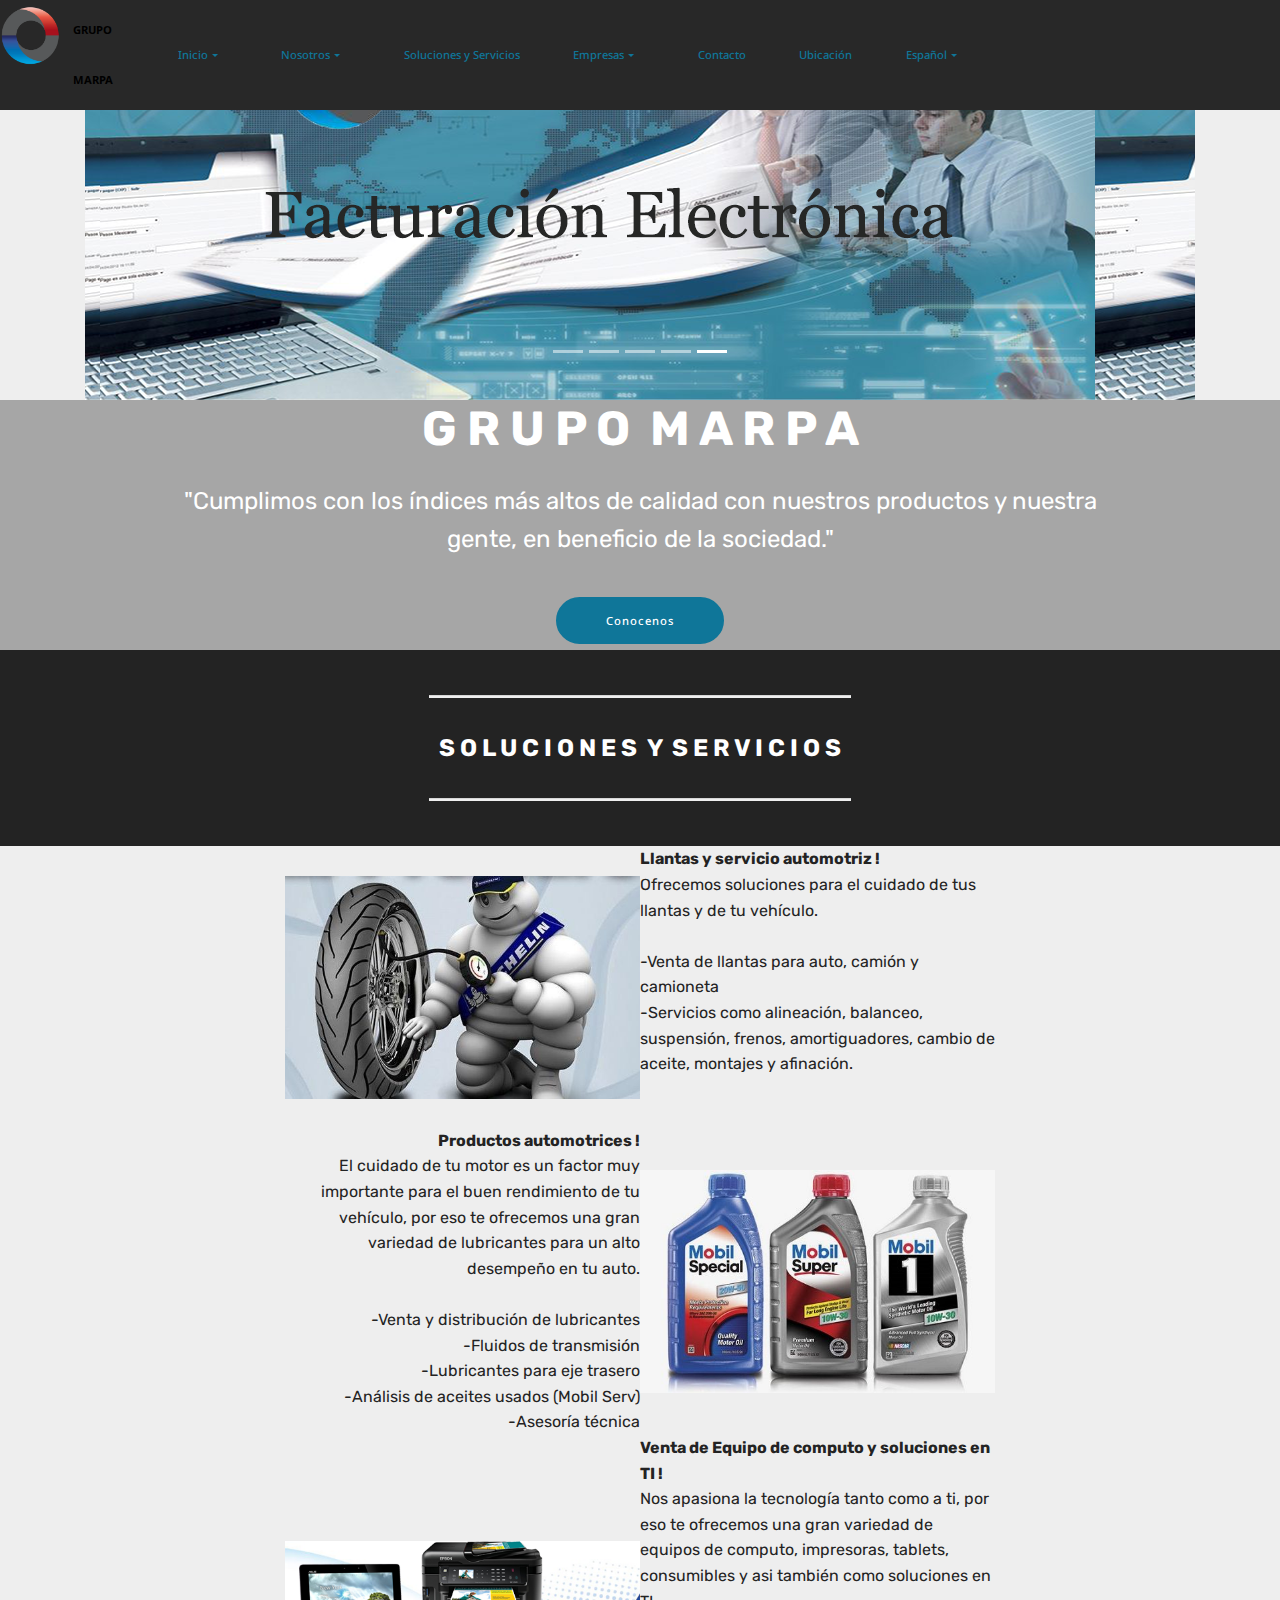
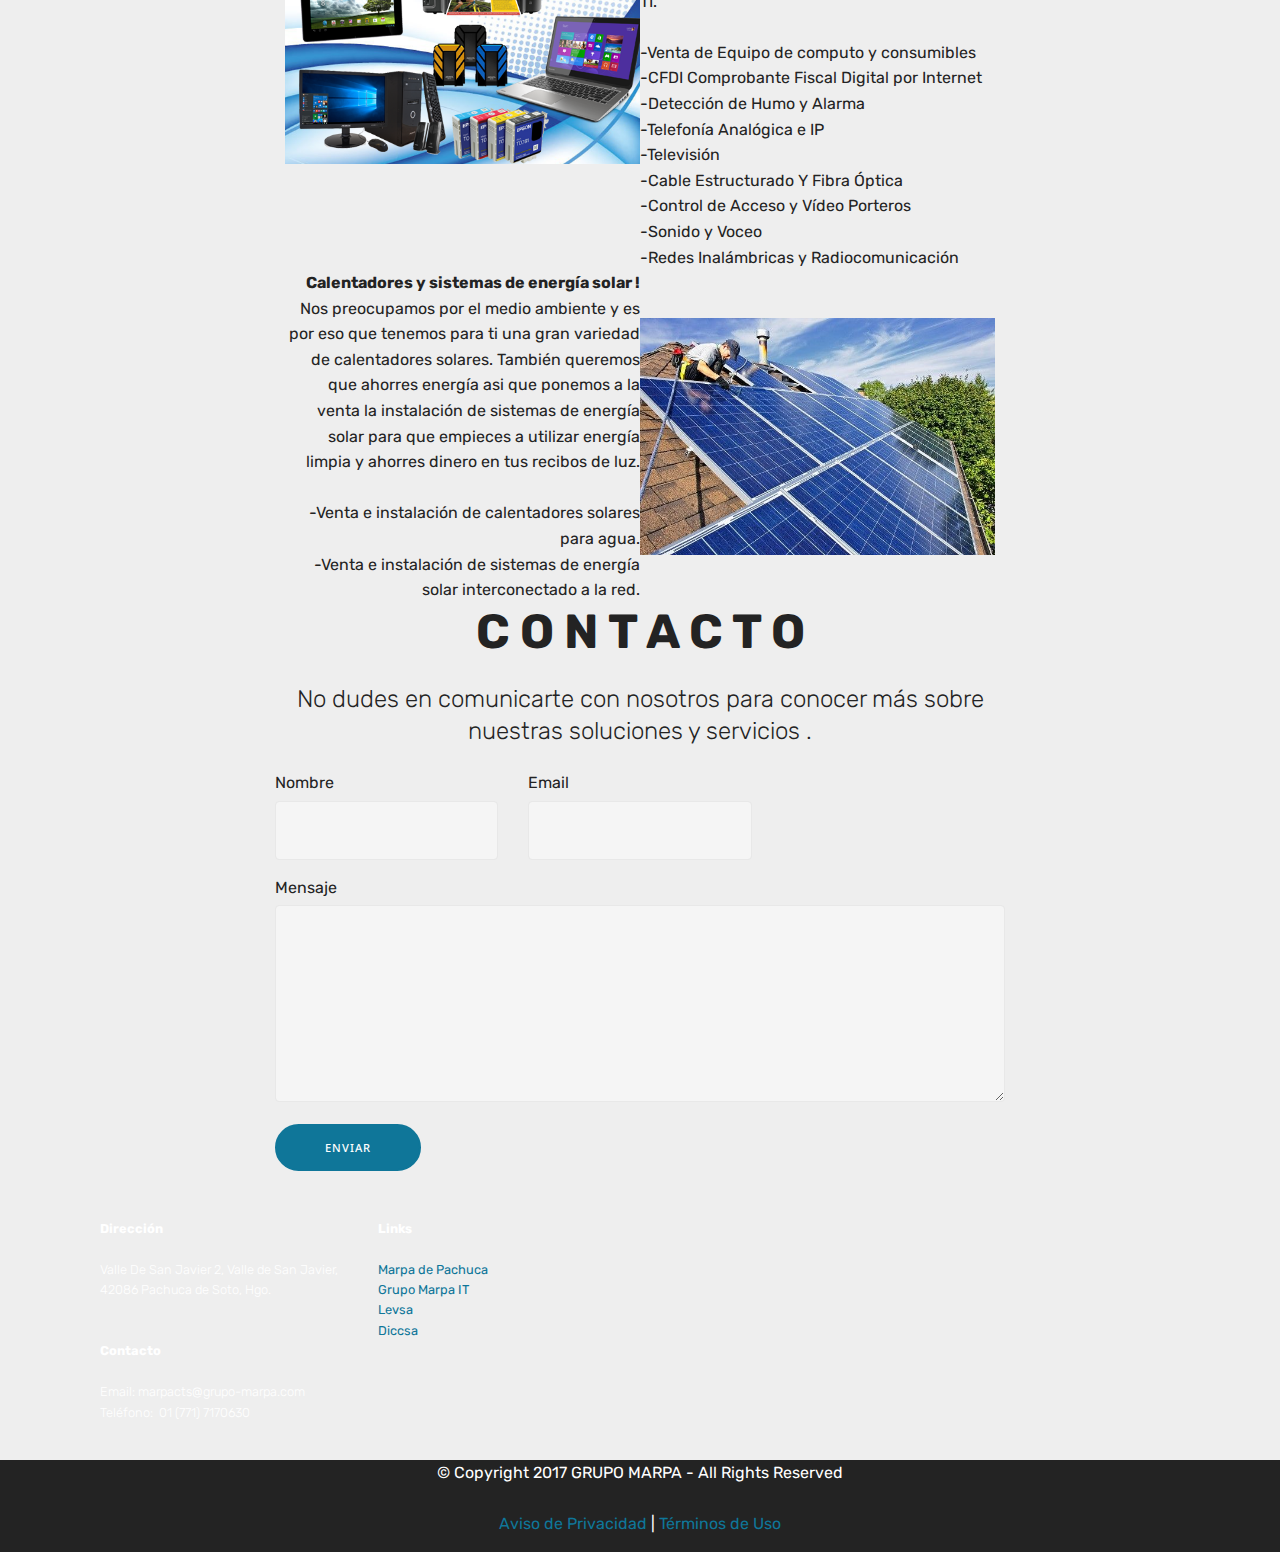
<file: index2.html>
<!DOCTYPE html>
<html>
<head>
  <!-- Site made with Mobirise Website Builder v4.3.2, https://mobirise.com -->
  <meta charset="UTF-8">
  <meta http-equiv="X-UA-Compatible" content="IE=edge">
  <meta name="generator" content="Mobirise v4.3.2, mobirise.com">
  <meta name="viewport" content="width=device-width, initial-scale=1">
  <link rel="shortcut icon" href="assets/images/logosl-1687x1690.png" type="image/x-icon">
  <meta name="description" content="">
  <title>Home</title>
  <link rel="stylesheet" href="assets/web/assets/mobirise-icons/mobirise-icons.css">
  <link rel="stylesheet" href="assets/tether/tether.min.css">
  <link rel="stylesheet" href="assets/bootstrap/css/bootstrap.min.css">
  <link rel="stylesheet" href="assets/bootstrap/css/bootstrap-grid.min.css">
  <link rel="stylesheet" href="assets/bootstrap/css/bootstrap-reboot.min.css">
  <link rel="stylesheet" href="assets/dropdown/css/style.css">
  <link rel="stylesheet" href="assets/socicon/css/styles.css">
  <link rel="stylesheet" href="assets/theme/css/style.css">
  <link rel="stylesheet" href="assets/mobirise/css/mbr-additional.css" type="text/css">
  
  
  
</head>
<body>
<section class="menu cid-qyYXahTC4H" once="menu" id="menu2-1e" data-rv-view="934">

    

    <nav class="navbar navbar-expand beta-menu navbar-dropdown align-items-center navbar-fixed-top navbar-toggleable-sm">
        <button class="navbar-toggler navbar-toggler-right" type="button" data-toggle="collapse" data-target="#navbarSupportedContent" aria-controls="navbarSupportedContent" aria-expanded="false" aria-label="Toggle navigation">
            <div class="hamburger">
                <span></span>
                <span></span>
                <span></span>
                <span></span>
            </div>
        </button>
        <div class="menu-logo">
            <div class="navbar-brand">
                <span class="navbar-logo">
                    <a href="index2.html">
                        <img src="assets/images/logosl-1687x1690.png" alt="Mobirise" title="" media-simple="true" style="height: 3.8rem;">
                    </a>
                </span>
                <span class="navbar-caption-wrap"><a class="navbar-caption text-black display-4" href="index2.html">GRUPO MARPA</a></span>
            </div>
        </div>
        <div class="collapse navbar-collapse" id="navbarSupportedContent">
            <ul class="navbar-nav nav-dropdown nav-right" data-app-modern-menu="true"><li class="nav-item dropdown">
                    <a class="nav-link link text-primary dropdown-toggle display-4" href="index2.html" data-toggle="dropdown-submenu" aria-expanded="false">Inicio</a><div class="dropdown-menu"><a class="text-primary dropdown-item display-4" href="index.html">Inicio</a></div>
                </li>
                <li class="nav-item dropdown">
                    <a class="nav-link link text-primary dropdown-toggle display-4" href="https://mobirise.com" data-toggle="dropdown-submenu" aria-expanded="false">Nosotros</a><div class="dropdown-menu"><a class="text-primary dropdown-item display-4" href="Nosotros.html#features9-p">Misión</a><a class="text-primary dropdown-item display-4" href="Nosotros.html#features9-u">Visión</a><a class="text-primary dropdown-item display-4" href="Nosotros.html#features9-r">Valores</a><a class="text-primary dropdown-item display-4" href="Nosotros.html#features9-s">Politica de Calidad</a><a class="text-primary dropdown-item display-4" href="Nosotros.html#timeline1-4">Historia</a></div>
                </li><li class="nav-item"><a class="nav-link link text-primary display-4" href="index2.html#content9-16">Soluciones y Servicios</a></li><li class="nav-item dropdown open"><a class="nav-link link text-primary dropdown-toggle display-4" href="https://mobirise.com" data-toggle="dropdown-submenu" aria-expanded="true">Empresas</a><div class="dropdown-menu"><a class="text-primary dropdown-item display-4" href="http://grupo-marpa.mx/llantasyservicios" target="_blank">Marpa de Pachuca</a><a class="text-primary dropdown-item display-4" href="http://grupomarpait.mx/" target="_blank">Grupo Marpa IT</a><a class="text-primary dropdown-item display-4" href="http://www.levsalubricantes.com.mx/" target="_blank">Levsa</a><a class="text-primary dropdown-item display-4" href="http://www.diccsa.net/" target="_blank">Diccsa</a></div></li><li class="nav-item"><a class="nav-link link text-primary display-4" href="index2.html#form1-1b">Contacto</a></li><li class="nav-item"><a class="nav-link link text-primary display-4" href="index2.html#footer2-1c">Ubicación</a></li><li class="nav-item dropdown"><a class="nav-link link dropdown-toggle text-primary display-4" href="https://mobirise.com" data-toggle="dropdown-submenu" aria-expanded="false">Español</a><div class="dropdown-menu"><a class="dropdown-item text-primary display-4" href="index2.html">Español</a><a class="dropdown-item text-primary display-4" href="index2.html">Ingles</a></div></li></ul>
            
        </div>
    </nav>
</section>

<section class="engine"><a href="https://mobirise.co/d">web page software</a></section><section class="carousel slide cid-qywkSe27qt" data-interval="false" id="slider2-14" data-rv-view="936">

    
    <div class="container content-slider">
        <div class="content-slider-wrap">
            <div><div class="mbr-slider slide carousel" data-pause="true" data-keyboard="false" data-ride="carousel" data-interval="5000"><ol class="carousel-indicators"><li data-app-prevent-settings="" data-target="#slider2-14" data-slide-to="0"></li><li data-app-prevent-settings="" data-target="#slider2-14" data-slide-to="1"></li><li data-app-prevent-settings="" data-target="#slider2-14" data-slide-to="2"></li><li data-app-prevent-settings="" data-target="#slider2-14" data-slide-to="3"></li><li data-app-prevent-settings="" data-target="#slider2-14" class=" active" data-slide-to="4"></li></ol><div class="carousel-inner" role="listbox"><div class="carousel-item slider-fullscreen-image" data-bg-video-slide="false" style="background-image: url(assets/images/fslide04-995x400.jpg);"><div class="container container-slide"><div class="image_wrapper"><img src="assets/images/fslide04-995x400.jpg"><div class="carousel-caption justify-content-center"><div class="col-10 align-center"></div></div></div></div></div><div class="carousel-item slider-fullscreen-image" data-bg-video-slide="false" style="background-image: url(assets/images/slidelevsa-995x400.png);"><div class="container container-slide"><div class="image_wrapper"><img src="assets/images/slidelevsa-995x400.png"><div class="carousel-caption justify-content-center"><div class="col-10 align-center"></div></div></div></div></div><div class="carousel-item slider-fullscreen-image" data-bg-video-slide="false" style="background-image: url(assets/images/gadgetsslide-1-995x400.png);"><div class="container container-slide"><div class="image_wrapper"><img src="assets/images/gadgetsslide-1-995x400.png"><div class="carousel-caption justify-content-center"><div class="col-10 align-center"></div></div></div></div></div><div class="carousel-item slider-fullscreen-image" data-bg-video-slide="false" style="background-image: url(assets/images/slidediccsa-2-995x400.png);"><div class="container container-slide"><div class="image_wrapper"><img src="assets/images/slidediccsa-2-995x400.png"><div class="carousel-caption justify-content-center"><div class="col-10 align-center"></div></div></div></div></div><div class="carousel-item slider-fullscreen-image active" data-bg-video-slide="false" style="background-image: url(assets/images/slideit-995x400.png);"><div class="container container-slide"><div class="image_wrapper"><img src="assets/images/slideit-995x400.png"><div class="carousel-caption justify-content-center"><div class="col-10 align-center"></div></div></div></div></div></div><a data-app-prevent-settings="" class="carousel-control carousel-control-prev" role="button" data-slide="prev" href="#slider2-14"><span aria-hidden="true" class="mbri-left mbr-iconfont"></span><span class="sr-only">Previous</span></a><a data-app-prevent-settings="" class="carousel-control carousel-control-next" role="button" data-slide="next" href="#slider2-14"><span aria-hidden="true" class="mbri-right mbr-iconfont"></span><span class="sr-only">Next</span></a></div></div> 
        </div>
    </div>
</section>

<section class="header1 cid-qyBm9lyyWx mbr-parallax-background" id="header1-15" data-rv-view="954">

    

    <div class="mbr-overlay" style="opacity: 0.3; background-color: rgb(0, 0, 0);">
    </div>

    <div class="container">
        <div class="row justify-content-md-center">
            <div class="mbr-white col-md-10">
                <h1 class="mbr-section-title align-center mbr-bold pb-3 mbr-fonts-style display-1">G R U P O &nbsp;M A R P A</h1>
                
                <p class="mbr-text align-center pb-3 mbr-fonts-style display-5">"Cumplimos con los índices más altos de calidad con nuestros productos y nuestra gente, en beneficio de la sociedad."</p>
                <div class="mbr-section-btn align-center"><a class="btn btn-md btn-primary display-4" href="index.html#content9-j">Conocenos</a></div>
            </div>
        </div>
    </div>

</section>

<section class="mbr-section article content9 cid-qyCmD7SCRC" id="content9-16" data-rv-view="957">
    
     

    <div class="container">
        <div class="inner-container" style="width: 100%;">
            <hr class="line" style="width: 38%;">
            <div class="section-text align-center mbr-fonts-style display-5"><strong>S O L U C I O N E S &nbsp;Y &nbsp;S E R V I C I O S</strong></div>
            <hr class="line" style="width: 38%;">
        </div>
        </div>
</section>

<section class="mbr-section content6 cid-qyBXqHfLLm" id="content6-17" data-rv-view="959">
    
     
    
    <div class="container">
        <div class="media-container-row">
            <div class="col-12 col-md-8">
                <div class="media-container-row">
                    <div class="mbr-figure" style="width: 100%;">
                      <img src="assets/images/new-10863-0b-530x333.jpg" alt="Mobirise" title="" media-simple="true">  
                    </div>
                    <div class="media-content">
                        <div class="mbr-section-text">
                            <p class="mbr-text mb-0 mbr-fonts-style display-7"><strong>Llantas y servicio automotriz !</strong>&nbsp;<br>Ofrecemos soluciones para el cuidado de tus llantas y de tu vehículo.<br><br>-Venta de llantas para auto, camión y camioneta<br>-Servicios como alineación, balanceo, suspensión, frenos, amortiguadores, cambio de aceite, montajes y afinación.<br><br><br></p>
                        </div>
                    </div>
                </div>
            </div>
        </div>
    </div>
</section>

<section class="mbr-section content7 cid-qyC4hdiGar" id="content7-18" data-rv-view="961">
          
    

    <div class="container">
        <div class="media-container-row">
            <div class="col-12 col-md-8">
                <div class="media-container-row">
                    <div class="media-content">
                        <div class="mbr-section-text">
                            <p class="mbr-text align-right mb-0 mbr-fonts-style display-7"><strong>Productos automotrices !</strong> <br>El cuidado de tu motor es un factor muy importante para el buen rendimiento de tu vehículo, por eso te ofrecemos una gran variedad de lubricantes para un alto desempeño en tu auto.<br><br>-Venta y distribución de lubricantes<br>-Fluidos de transmisión<br>-Lubricantes para eje trasero<br>-Análisis de aceites usados (Mobil Serv)<br>-Asesoría técnica</p>
                        </div>
                    </div>
                    <div class="mbr-figure" style="width: 100%;">
                     <img src="assets/images/mobil-inner-1-530x333.jpg" alt="Mobirise" title="" media-simple="true">  
                    </div>
                </div>
            </div>
        </div>
    </div>
</section>

<section class="mbr-section content6 cid-qyC9HIVczf" id="content6-19" data-rv-view="963">
    
     
    
    <div class="container">
        <div class="media-container-row">
            <div class="col-12 col-md-8">
                <div class="media-container-row">
                    <div class="mbr-figure" style="width: 100%;">
                      <img src="assets/images/tecnologia-530x333.png" alt="Mobirise" title="" media-simple="true">  
                    </div>
                    <div class="media-content">
                        <div class="mbr-section-text">
                            <p class="mbr-text mb-0 mbr-fonts-style display-7"><strong>Venta de Equipo de computo y soluciones en TI !</strong>&nbsp;<br>Nos apasiona la tecnología tanto como a ti, por eso te ofrecemos una gran variedad de equipos de computo, impresoras, tablets, consumibles y asi también como soluciones en TI.<br><br>-Venta de Equipo de computo y consumibles<br>-CFDI Comprobante Fiscal Digital por Internet<br>-Detección de Humo y Alarma
<br>-Telefonía Analógica e IP
<br>-Televisión<br>-Cable Estructurado Y Fibra Óptica
<br>-Control de Acceso y Vídeo Porteros
<br>-Sonido y Voceo
<br>-Redes Inalámbricas y Radiocomunicación<br></p>
                        </div>
                    </div>
                </div>
            </div>
        </div>
    </div>
</section>

<section class="mbr-section content7 cid-qyChh654zz" id="content7-1a" data-rv-view="965">
          
    

    <div class="container">
        <div class="media-container-row">
            <div class="col-12 col-md-8">
                <div class="media-container-row">
                    <div class="media-content">
                        <div class="mbr-section-text">
                            <p class="mbr-text align-right mb-0 mbr-fonts-style display-7"><strong>Calentadores y sistemas de energía solar !</strong> <br>Nos preocupamos por el medio ambiente y es por eso que tenemos para ti una gran variedad de calentadores solares. También queremos que ahorres energía asi que ponemos a la venta la instalación de sistemas de energía solar para que empieces a utilizar energía limpia y ahorres dinero en tus recibos de luz.<br><br>-Venta e instalación de calentadores solares para agua.<br>-Venta e instalación de sistemas de energía solar interconectado a la red.</p>
                        </div>
                    </div>
                    <div class="mbr-figure" style="width: 100%;">
                     <img src="assets/images/ventajas-panel-solar-600x400.jpg" alt="Mobirise" title="" media-simple="true">  
                    </div>
                </div>
            </div>
        </div>
    </div>
</section>

<section class="mbr-section form1 cid-qyCtW8HYpy" id="form1-1b" data-rv-view="967">

    

    
    <div class="container">
        <div class="row justify-content-center">
            <div class="title col-12 col-lg-8">
                <h2 class="mbr-section-title align-center pb-3 mbr-fonts-style display-1"><strong>
                    C O N T A C T O</strong></h2>
                <h3 class="mbr-section-subtitle align-center mbr-light pb-3 mbr-fonts-style display-5">No dudes en comunicarte con nosotros para conocer más sobre nuestras soluciones y servicios .
                </h3>
            </div>
        </div>
    </div>
    <div class="container">
        <div class="row justify-content-center">
            <div class="media-container-column col-lg-8" data-form-type="formoid">
                    <div data-form-alert="" hidden="">Thanks for filling out the form!</div>
            
                    <form class="mbr-form" action="https://mobirise.com/" method="post" data-form-title="Mobirise Form"><input type="hidden" data-form-email="true" value="pYc8Tbk1Fd/o/g0mKpdAvAx8VHupDaQ8PKIEpeXqujzfThRBkufI4lQwoe33wogv0N6b2eVJk6yEOWuXjSdDiUhKHAQIHB5CJwEvVUmNn5rZsaLZfLO/Lf+4NhL9emVO">
                        <div class="row row-sm-offset">
                            <div class="col-md-4 multi-horizontal" data-for="name">
                                <div class="form-group">
                                    <label class="form-control-label mbr-fonts-style display-7" for="name-form1-1b">Nombre</label>
                                    <input type="text" class="form-control" name="name" data-form-field="Name" required="" id="name-form1-1b">
                                </div>
                            </div>
                            <div class="col-md-4 multi-horizontal" data-for="email">
                                <div class="form-group">
                                    <label class="form-control-label mbr-fonts-style display-7" for="email-form1-1b">Email</label>
                                    <input type="email" class="form-control" name="email" data-form-field="Email" required="" id="email-form1-1b">
                                </div>
                            </div>
                            
                        </div>
                        <div class="form-group" data-for="message">
                            <label class="form-control-label mbr-fonts-style display-7" for="message-form1-1b">Mensaje</label>
                            <textarea type="text" class="form-control" name="message" rows="7" data-form-field="Message" id="message-form1-1b"></textarea>
                        </div>
            
                        <span class="input-group-btn"><button href="" type="submit" class="btn btn-primary btn-form display-4">ENVIAR</button></span>
                    </form>
            </div>
        </div>
    </div>
</section>

<section class="cid-qyCrkwkzOx" id="footer2-1c" data-rv-view="970">

    

    

    <div class="container">
        <div class="media-container-row content mbr-white">
            <div class="col-12 col-md-3 mbr-fonts-style display-2">
                <p class="mbr-text"><strong><br></strong><br><strong>Dirección</strong>&nbsp;<br>
                    <br>Valle De San Javier 2, Valle de San Javier, 42086 Pachuca de Soto, Hgo.<br>
                    <br>
                    <br><strong>Contacto</strong>&nbsp;<br>
                    <br>Email:&nbsp;marpacts@grupo-marpa.com <br>Teléfono: &nbsp;01 (771) 7170630<br><br></p>
            </div>
            <div class="col-12 col-md-3 mbr-fonts-style display-2">
                <p class="mbr-text">
                    <strong><br></strong><br><strong>Links</strong>
                    <br>
                    <br><strong><a href="http://grupo-marpa.mx/llantasyservicios" target="_blank">Marpa&nbsp;</a></strong><a href="http://grupo-marpa.mx/llantasyservicios" target="_blank">de Pachuca</a><br><a href="http://grupomarpait.mx/" target="_blank">Grupo Marpa IT</a>&nbsp;<br><a href="http://www.levsalubricantes.com.mx/" target="_blank">Levsa</a><br><a href="http://www.diccsa.net" target="_blank">Diccsa&nbsp;</a><br><br></p>
            </div>
            <div class="col-12 col-md-6">
                <div class="google-map"><iframe frameborder="0" style="border:0" src="https://www.google.com/maps/embed/v1/place?key=AIzaSyA0Dx_boXQiwvdz8sJHoYeZNVTdoWONYkU&amp;q=place_id:ElBWYWxsZSBEZSBTYW4gSmF2aWVyIDIsIFZhbGxlIGRlIFNhbiBKYXZpZXIsIDQyMDg2IFBhY2h1Y2EgZGUgU290bywgSGdvLiwgTcOpeGljbw" allowfullscreen=""></iframe></div>
            </div>
        </div>
        
    </div>
</section>

<section once="" class="cid-qyCEcitECh" id="footer6-1d" data-rv-view="973">

    

    

    <div class="container">
        <div class="media-container-row align-center mbr-white">
            <div class="col-12">
                <p class="mbr-text mb-0 mbr-fonts-style display-7">
                    © Copyright 2017 GRUPO MARPA - All Rights Reserved<br><br><a href="Aviso-de-Privacidad.html">Aviso de Privacidad</a> | <a href="Terminos-de-Uso.html">Términos de Uso</a><br>
                </p>
            </div>
        </div>
    </div>
</section>


  <script src="assets/web/assets/jquery/jquery.min.js"></script>
  <script src="assets/popper/popper.min.js"></script>
  <script src="assets/tether/tether.min.js"></script>
  <script src="assets/bootstrap/js/bootstrap.min.js"></script>
  <script src="assets/smooth-scroll/smooth-scroll.js"></script>
  <script src="assets/dropdown/js/script.min.js"></script>
  <script src="assets/touch-swipe/jquery.touch-swipe.min.js"></script>
  <script src="assets/jquery-mb-vimeo_player/jquery.mb.vimeo_player.js"></script>
  <script src="assets/jarallax/jarallax.min.js"></script>
  <script src="assets/bootstrap-carousel-swipe/bootstrap-carousel-swipe.js"></script>
  <script src="assets/jquery-mb-ytplayer/jquery.mb.ytplayer.min.js"></script>
  <script src="assets/theme/js/script.js"></script>
  <script src="assets/mobirise-slider-video/script.js"></script>
  <script src="assets/formoid/formoid.min.js"></script>
  
  
</body>
</html>
</file>
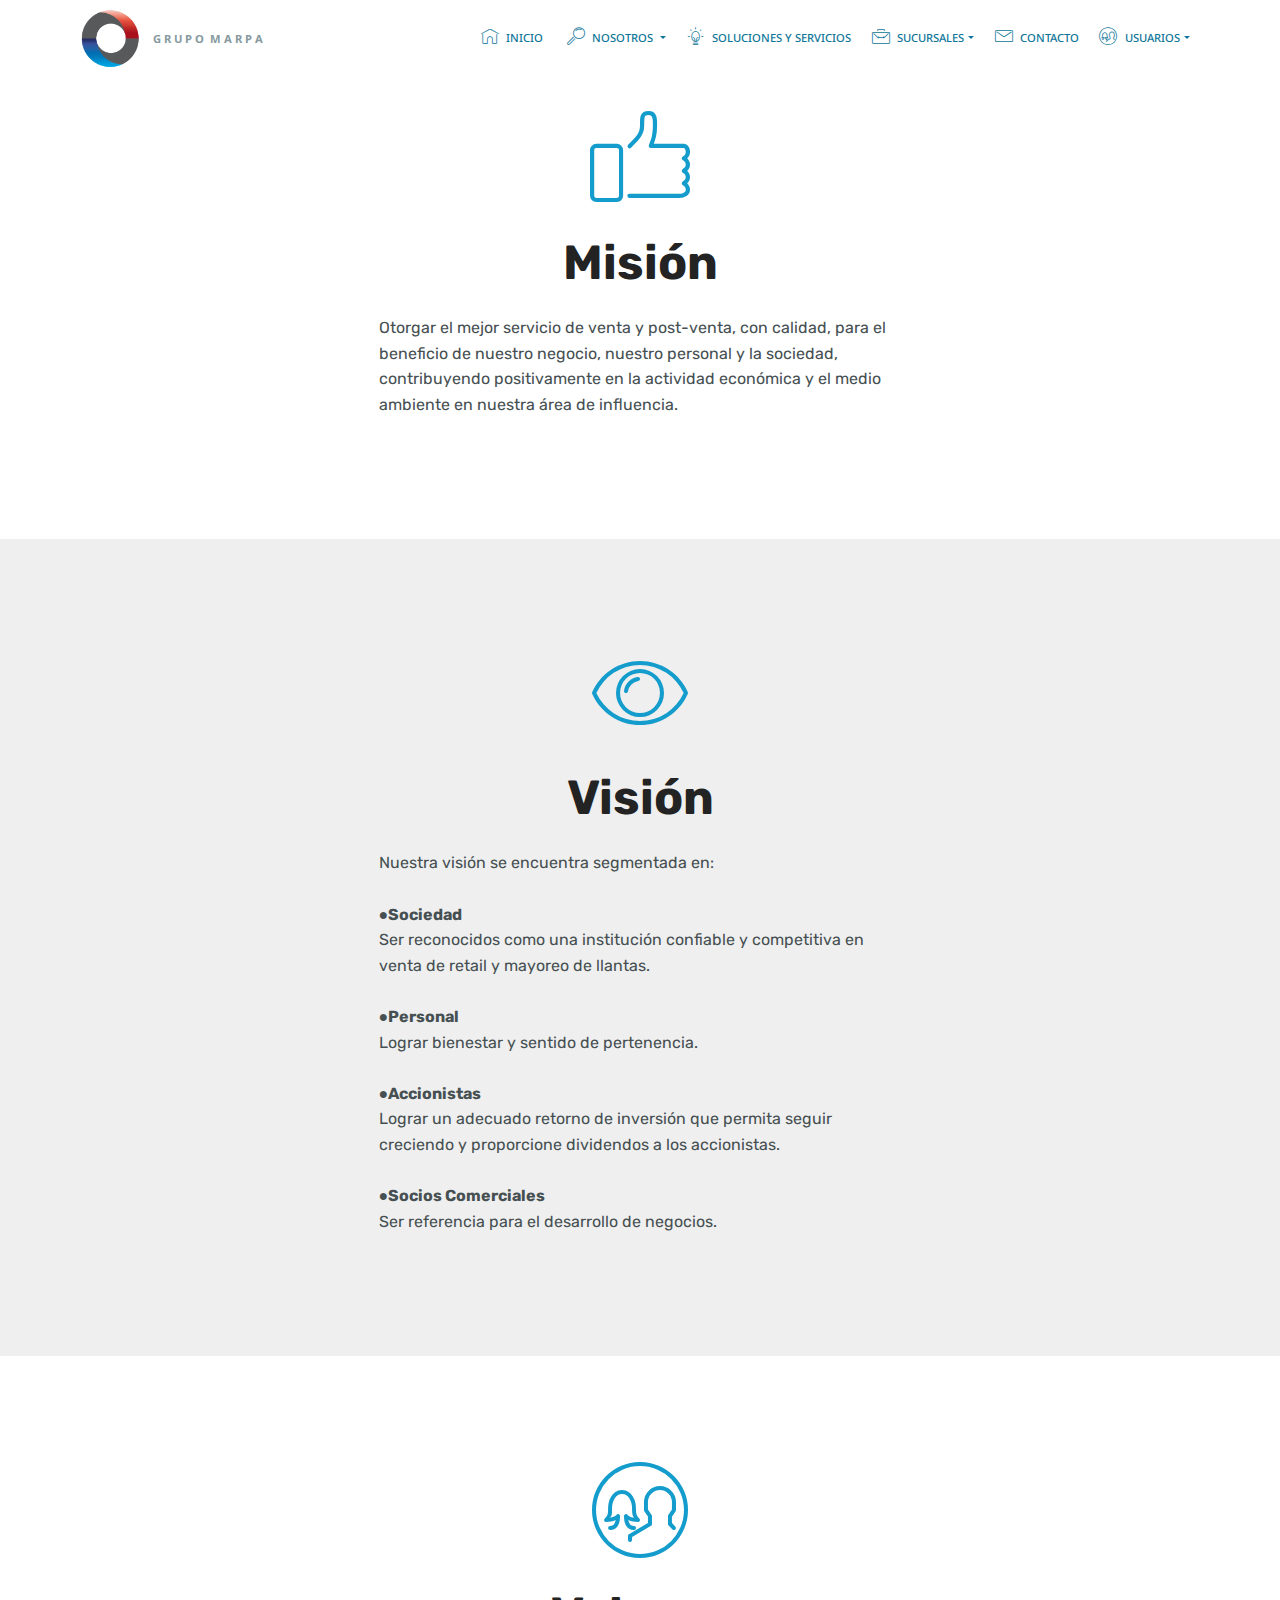
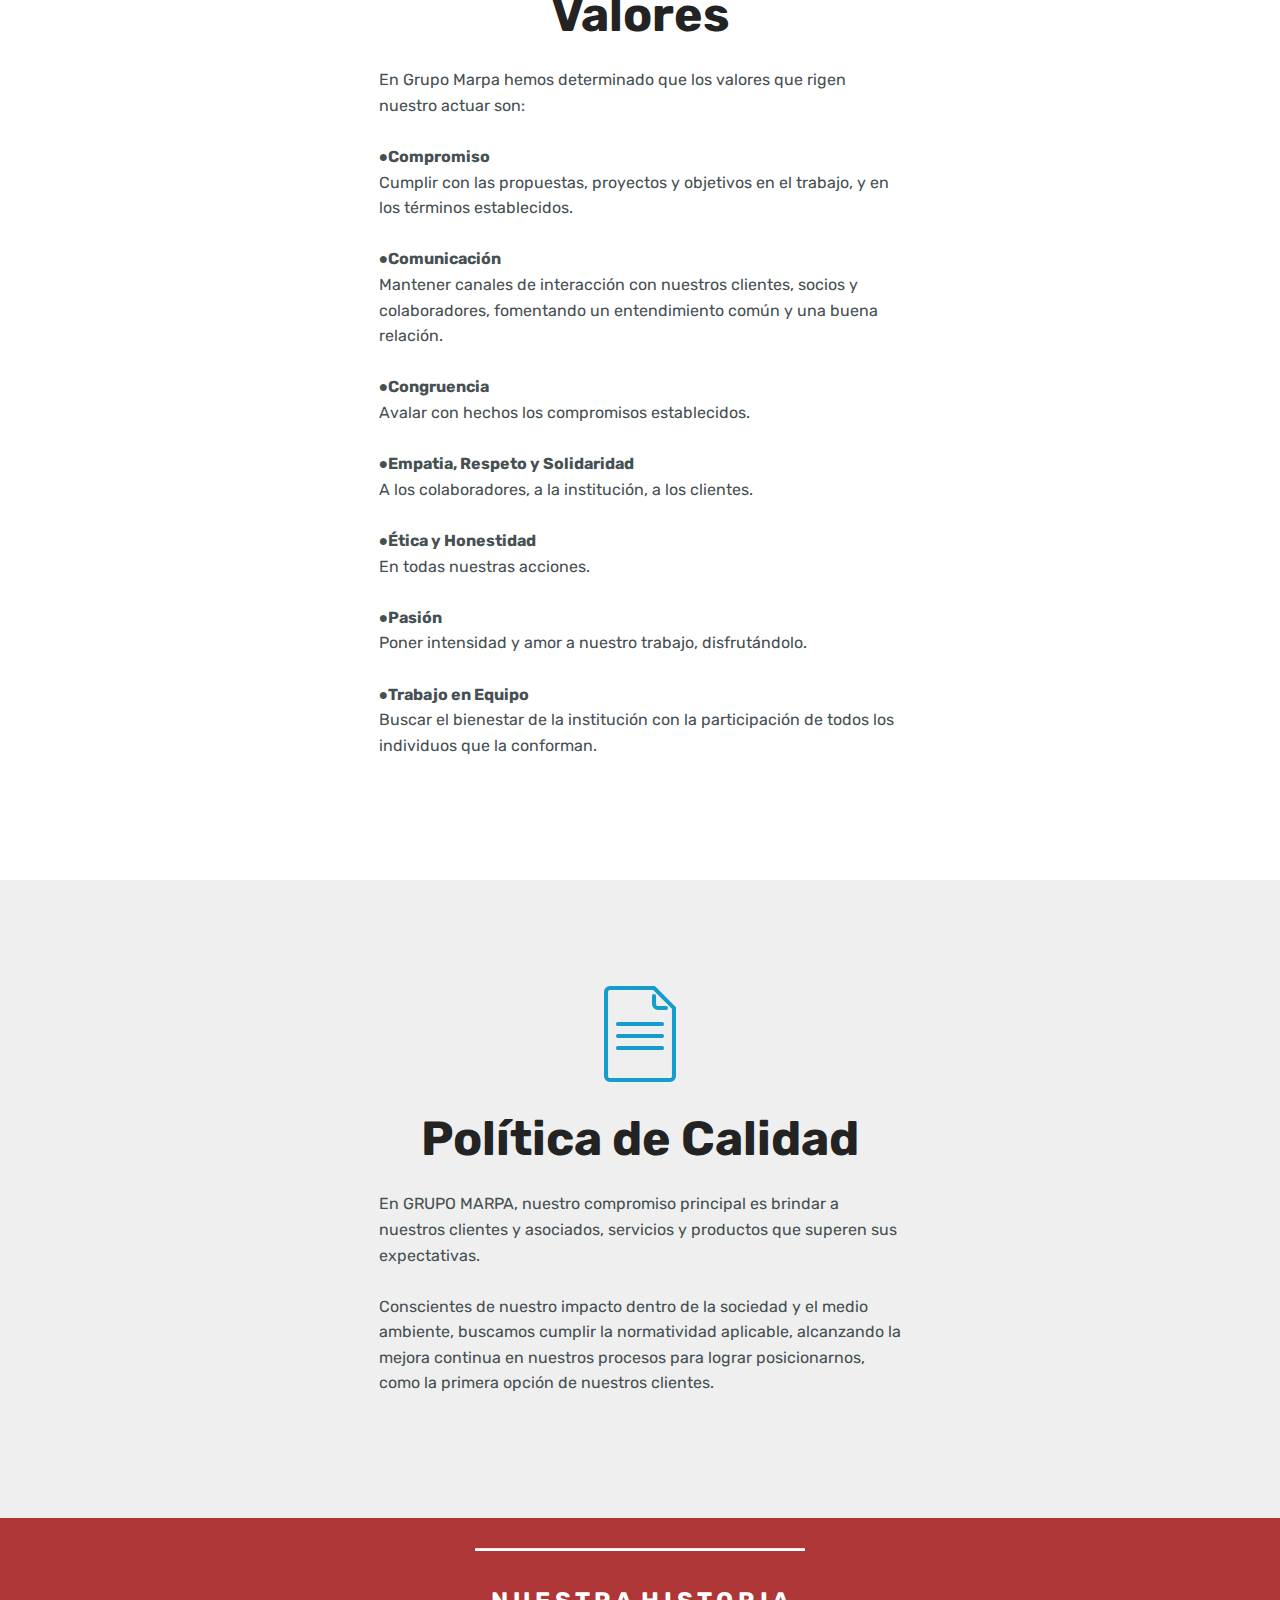
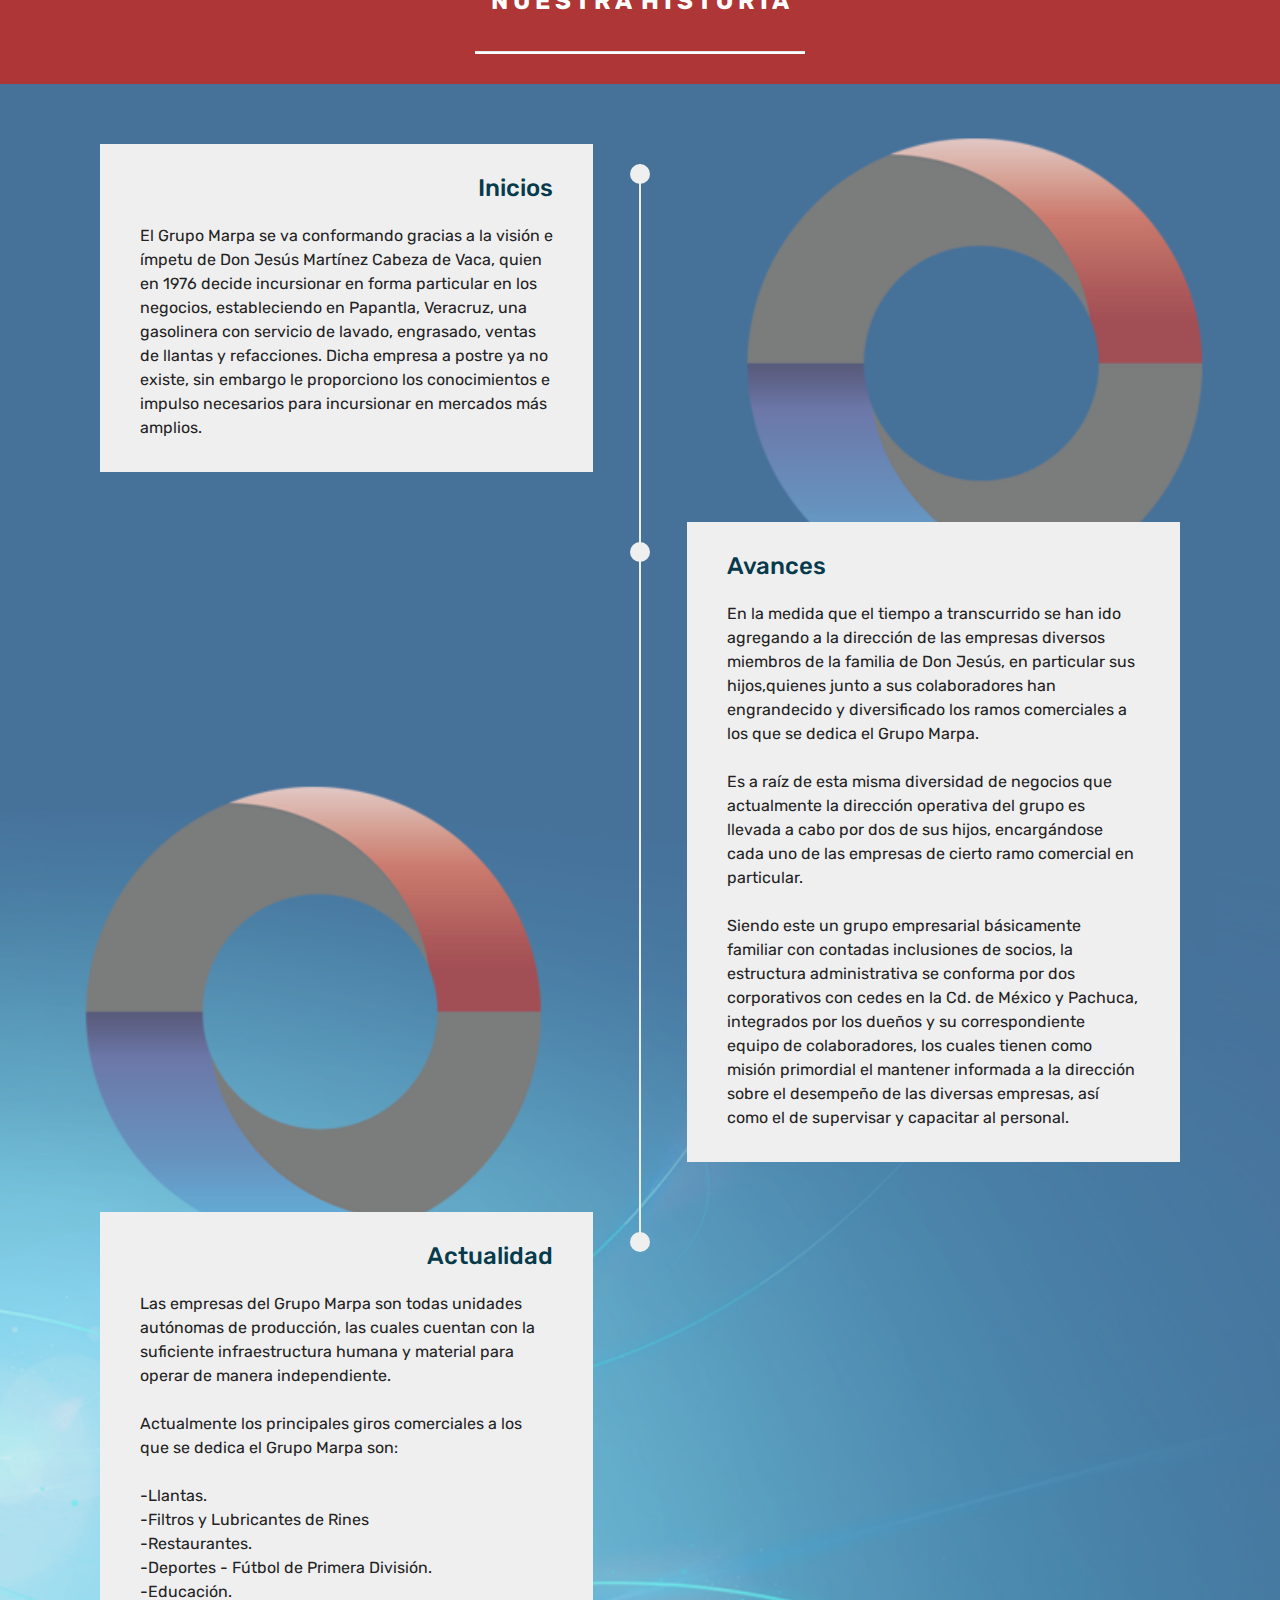
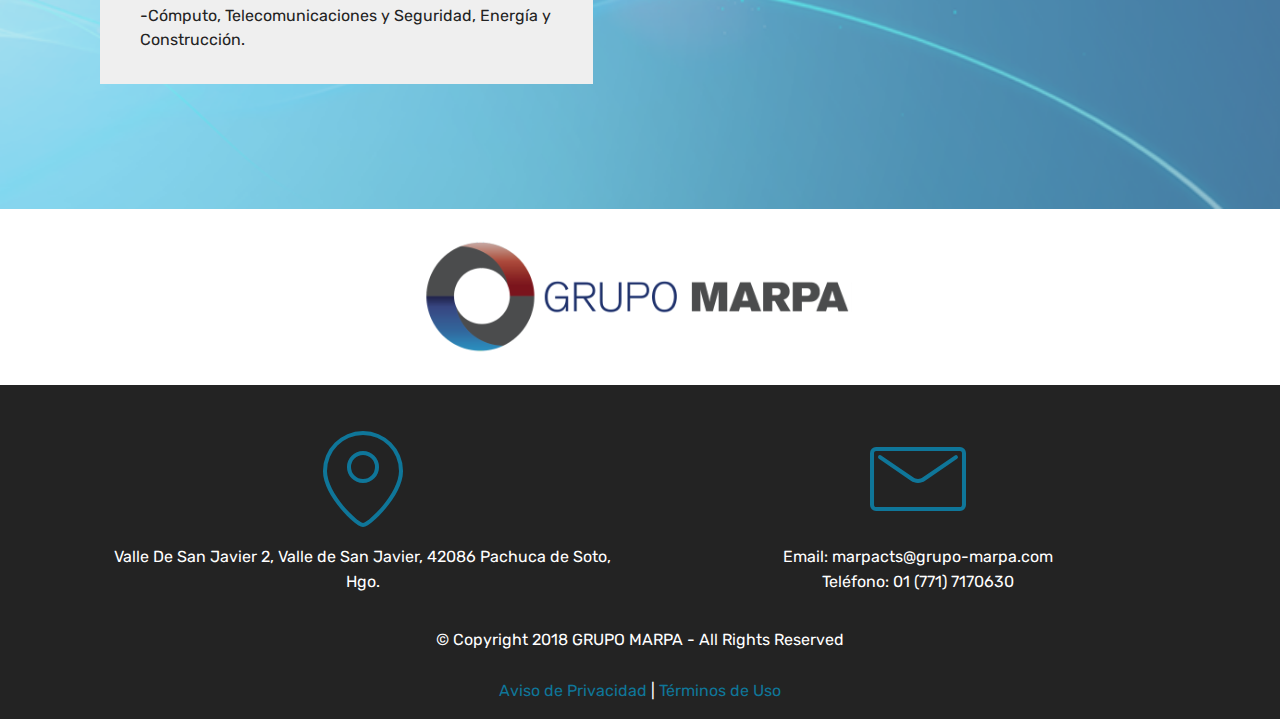
<file: Nosotros.html>
<!DOCTYPE html>
<html >
<head>
  <!-- Site made with Mobirise Website Builder v4.6.6, https://mobirise.com -->
  <meta charset="UTF-8">
  <meta http-equiv="X-UA-Compatible" content="IE=edge">
  <meta name="generator" content="Mobirise v4.6.6, mobirise.com">
  <meta name="viewport" content="width=device-width, initial-scale=1, minimum-scale=1">
  <link rel="shortcut icon" href="assets/images/logosl-1687x1690.png" type="image/x-icon">
  <meta name="description" content="">
  <title>Nosotros</title>
  <link rel="stylesheet" href="assets/web/assets/mobirise-icons/mobirise-icons.css">
  <link rel="stylesheet" href="assets/tether/tether.min.css">
  <link rel="stylesheet" href="assets/bootstrap/css/bootstrap.min.css">
  <link rel="stylesheet" href="assets/bootstrap/css/bootstrap-grid.min.css">
  <link rel="stylesheet" href="assets/bootstrap/css/bootstrap-reboot.min.css">
  <link rel="stylesheet" href="assets/dropdown/css/style.css">
  <link rel="stylesheet" href="assets/theme/css/style.css">
  <link rel="stylesheet" href="assets/mobirise/css/mbr-additional.css" type="text/css">
  
  
  
</head>
<body>
  <section class="menu cid-qyk12al8p5" once="menu" id="menu1-2">

    

    <nav class="navbar navbar-expand beta-menu navbar-dropdown align-items-center navbar-fixed-top navbar-toggleable-sm">
        <button class="navbar-toggler navbar-toggler-right" type="button" data-toggle="collapse" data-target="#navbarSupportedContent" aria-controls="navbarSupportedContent" aria-expanded="false" aria-label="Toggle navigation">
            <div class="hamburger">
                <span></span>
                <span></span>
                <span></span>
                <span></span>
            </div>
        </button>
        <div class="menu-logo">
            <div class="navbar-brand">
                <span class="navbar-logo">
                    <a href="index.html">
                         <img src="assets/images/logosl-1687x1690.png" alt="Mobirise" title="" style="height: 3.8rem;">
                    </a>
                </span>
                <span class="navbar-caption-wrap"><a class="navbar-caption text-warning display-4" href="index.html">G R U P O &nbsp;M A R P A</a></span>
            </div>
        </div>
        <div class="collapse navbar-collapse" id="navbarSupportedContent">
            <ul class="navbar-nav nav-dropdown nav-right" data-app-modern-menu="true"><li class="nav-item"><a class="nav-link link text-primary display-4" href="index.html" aria-expanded="false"><span class="mbri-home mbr-iconfont mbr-iconfont-btn"></span>INICIO&nbsp;</a></li><li class="nav-item dropdown">
                    <a class="nav-link link text-primary dropdown-toggle display-4" href="https://mobirise.com" data-toggle="dropdown-submenu" aria-expanded="false"><span class="mbri-search mbr-iconfont mbr-iconfont-btn"></span>NOSOTROS&nbsp;</a><div class="dropdown-menu"><a class="text-primary dropdown-item display-4" href="Nosotros.html#features1-1w">MISIÓN</a><a class="text-primary dropdown-item display-4" href="Nosotros.html#features1-1x">VISIÓN</a><a class="text-primary dropdown-item display-4" href="Nosotros.html#features1-1y">VALORES</a><a class="text-primary dropdown-item display-4" href="Nosotros.html#features1-1z">POLÍTICA DE CALIDAD</a><a class="text-primary dropdown-item display-4" href="Nosotros.html#content10-q">HISTORIA</a></div>
                </li><li class="nav-item"><a class="nav-link link text-primary display-4" href="index.html#content9-j"><span class="mbri-idea mbr-iconfont mbr-iconfont-btn"></span>SOLUCIONES Y SERVICIOS</a></li><li class="nav-item dropdown"><a class="nav-link link text-primary dropdown-toggle display-4" href="https://mobirise.com" data-toggle="dropdown-submenu" aria-expanded="false"><span class="mbri-briefcase mbr-iconfont mbr-iconfont-btn"></span>SUCURSALES</a><div class="dropdown-menu"><div class="dropdown"><a class="text-primary dropdown-item dropdown-toggle display-4" href="http://grupo-marpa.mx/llantasyservicios" target="_blank" aria-expanded="false" data-toggle="dropdown-submenu">MARPA DE PACHUCA</a><div class="dropdown-menu dropdown-submenu"><a class="text-primary dropdown-item display-4" href="page4.html#content9-2w" aria-expanded="false">HIDALGO</a><a class="text-primary dropdown-item display-4" href="http://grupo-marpa.mx/llantasyservicios" target="_blank" aria-expanded="false">PUEBLA</a><a class="text-primary dropdown-item display-4" href="http://grupo-marpa.mx/llantasyservicios" target="_blank" aria-expanded="false">MÉXICO</a><a class="text-primary dropdown-item display-4" href="http://grupo-marpa.mx/llantasyservicios" target="_blank" aria-expanded="false">VERACRUZ</a><a class="text-primary dropdown-item display-4" href="http://grupo-marpa.mx/llantasyservicios" target="_blank" aria-expanded="false">TAMAULIPAS</a></div></div><a class="text-primary dropdown-item display-4" href="http://distribuidores.michelin.com.mx/MX/es/veracruz/cordoba/166277034-tecnologia-en-renovado-gamas-sa-de-cv" target="_blank">GRUPO MARPA IT</a><a class="text-primary dropdown-item display-4" href="http://www.levsalubricantes.com.mx/" target="_blank"></a><a class="text-primary dropdown-item display-4" href="http://grupomarpait.mx/" target="_blank">LEVSA</a><a class="text-primary dropdown-item display-4" href="http://grupomarpait.mx/" target="_blank">RENOVADORA GAMAS</a></div></li><li class="nav-item"><a class="nav-link link text-primary display-4" href="index.html#form4-2j"><span class="mbri-letter mbr-iconfont mbr-iconfont-btn"></span>CONTACTO</a></li><li class="nav-item dropdown"><a class="nav-link link text-primary dropdown-toggle display-4" href="index.html#form1-1j" data-toggle="dropdown-submenu" aria-expanded="false"><span class="mbri-users mbr-iconfont mbr-iconfont-btn"></span>USUARIOS</a><div class="dropdown-menu"><a class="text-primary dropdown-item display-4" href="http://grupo-marpa.com/mail/" target="_blank">WEB MAIL</a><a class="text-primary dropdown-item display-4" href="http://grupo-marpa.com/soporte/" target="_blank">SOPORTES</a><a class="text-primary dropdown-item display-4" href="http://gminventarios.dyndns.org/" target="_blank">INVENTARIOS</a><a class="text-primary dropdown-item display-4" href="http://www.michelin-training.net/" target="_blank">MICHELIN TRAINING</a><a class="text-primary dropdown-item display-4" href="http://www.michelintruck.com/es_MX/" target="_blank">RED DE SERVICIOS MICHELIN</a></div></li></ul>
            
        </div>
    </nav>
</section>

<section class="engine"><a href="https://mobirise.ws/l">html website builder</a></section><section class="features1 cid-qzqfMk2D2y" id="features1-1w">
    
    

    
    <div class="container">
        <div class="media-container-row">

            <div class="card p-3 col-12 col-md-6">
                <div class="card-img pb-3">
                    <span class="mbr-iconfont mbri-like" style="font-size: 100px;"></span>
                </div>
                <div class="card-box">
                    <h4 class="card-title py-3 mbr-fonts-style display-1"><strong>Misión</strong></h4>
                    <p class="mbr-text mbr-fonts-style display-7">Otorgar el mejor servicio de venta y post-venta, con calidad, para el beneficio de nuestro negocio, nuestro personal y la sociedad, contribuyendo positivamente en la actividad económica y el medio ambiente en nuestra área de influencia.</p>
                </div>
            </div>

            

            

            

        </div>

    </div>

</section>

<section class="features1 cid-qzqgrKJ0sv" id="features1-1x">
    
    

    
    <div class="container">
        <div class="media-container-row">

            <div class="card p-3 col-12 col-md-6">
                <div class="card-img pb-3">
                    <span class="mbr-iconfont mbri-preview"></span>
                </div>
                <div class="card-box">
                    <h4 class="card-title py-3 mbr-fonts-style display-1"><strong>Visión</strong></h4>
                    <p class="mbr-text mbr-fonts-style display-7">Nuestra visión se encuentra segmentada en: 
<br>
<br>●<strong>Sociedad 
</strong><br>Ser reconocidos como una institución confiable y competitiva en venta de retail y mayoreo de llantas. 
<br>
<br>●<strong>Personal</strong> 
<br>Lograr bienestar y sentido de pertenencia. 
<br>
<br>●<strong>Accionistas</strong> 
<br>Lograr un adecuado retorno de inversión que permita seguir creciendo y proporcione dividendos a los accionistas. 
<br>
<br>●<strong>Socios Comerciales 
</strong><br>Ser referencia para el desarrollo de negocios.</p>
                </div>
            </div>

            

            

            

        </div>

    </div>

</section>

<section class="features1 cid-qzqhheSHpj" id="features1-1y">
    
    

    
    <div class="container">
        <div class="media-container-row">

            <div class="card p-3 col-12 col-md-6">
                <div class="card-img pb-3">
                    <span class="mbr-iconfont mbri-users"></span>
                </div>
                <div class="card-box">
                    <h4 class="card-title py-3 mbr-fonts-style display-1"><strong>Valores</strong></h4>
                    <p class="mbr-text mbr-fonts-style display-7">En Grupo Marpa hemos determinado que los valores que rigen nuestro actuar son: 
<br>
<br>●<strong>Compromiso</strong><strong><br></strong>Cumplir con las propuestas, proyectos y objetivos en el trabajo, y en los términos establecidos.
<br>
<br>●<strong>Comunicación</strong><strong><br></strong>Mantener canales de interacción con nuestros clientes, socios y colaboradores, fomentando un entendimiento común y una buena relación.
<br>
<br>●<strong>Congruencia</strong><strong><br></strong>Avalar con hechos los compromisos establecidos.
<br>
<br>●<strong>Empatia, Respeto y Solidaridad</strong><strong><br></strong>A los colaboradores, a la institución, a los clientes.
<br>
<br>●<strong>Ética y Honestidad</strong><strong><br></strong>En todas nuestras acciones.
<br>
<br>●<strong>Pasión</strong><strong><br></strong>Poner intensidad y amor a nuestro trabajo, disfrutándolo.
<br>
<br>●<strong>Trabajo en Equipo</strong><strong><br></strong>Buscar el bienestar de la institución con la participación de todos los individuos que la conforman.</p>
                </div>
            </div>

            

            

            

        </div>

    </div>

</section>

<section class="features1 cid-qzqicbnWfL" id="features1-1z">
    
    

    
    <div class="container">
        <div class="media-container-row">

            <div class="card p-3 col-12 col-md-6">
                <div class="card-img pb-3">
                    <span class="mbr-iconfont mbri-file"></span>
                </div>
                <div class="card-box">
                    <h4 class="card-title py-3 mbr-fonts-style display-1">
<div><strong>Política de Calidad</strong></div></h4>
                    <p class="mbr-text mbr-fonts-style display-7">En GRUPO MARPA,  nuestro compromiso principal es brindar a nuestros clientes y asociados, servicios y productos que superen sus expectativas.<br>
<br>Conscientes de nuestro impacto dentro de la sociedad y el medio ambiente, buscamos cumplir la normatividad aplicable, alcanzando la mejora continua en nuestros procesos para lograr posicionarnos, como la primera opción de nuestros clientes.</p>
                </div>
            </div>

            

            

            

        </div>

    </div>

</section>

<section class="mbr-section article content10 cid-qyHnZvkFyA" id="content10-q">
    
     

    <div class="container">
        <div class="inner-container" style="width: 66%;">
            <hr class="line" style="width: 45%;">
            <div class="section-text align-center mbr-white mbr-fonts-style display-5"><strong>N U E S T R A &nbsp;H I S T O R I A</strong></div>
            <hr class="line" style="width: 45%;">
        </div>
    </div>
</section>

<section class="timeline1 cid-qykDRxuMLv" id="timeline1-4">

    

    <div class="mbr-overlay" style="opacity: 0.3; background-color: rgb(204, 204, 204);">
    </div>

    <div class="container align-center">
        
        

        <div class="container timelines-container" mbri-timelines="">
            <div class="row timeline-element reverse separline">      
                 <div class="timeline-date-panel col-xs-12 col-md-6  align-left">         
                    <div class="time-line-date-content">
                        
                    </div>
                </div>
           <span class="iconBackground"></span>
            <div class="col-xs-12 col-md-6 align-right">
                <div class="timeline-text-content">
                    <h4 class="mbr-timeline-title pb-3 mbr-fonts-style display-5">Inicios</h4>
                    <p class="mbr-timeline-text mbr-fonts-style display-7">El Grupo Marpa se va conformando gracias a la visión e ímpetu de Don Jesús Martínez Cabeza de Vaca, quien en 1976 decide incursionar en forma particular en los negocios, estableciendo en Papantla, Veracruz, una gasolinera con servicio de lavado, engrasado, ventas de llantas y refacciones. Dicha empresa a postre ya no existe, sin embargo le proporciono los conocimientos e impulso necesarios para incursionar en mercados más amplios.</p>
                 </div>
            </div>
            </div>

            <div class="row timeline-element  separline">
                <div class="timeline-date-panel col-xs-12 col-md-6 align-right">
                    <div class="time-line-date-content">
                        
                    </div>
                </div>
                <span class="iconBackground"></span>
                <div class="col-xs-12 col-md-6 align-left ">
                    <div class="timeline-text-content">
                        <h4 class="mbr-timeline-title pb-3 mbr-fonts-style display-5">Avances</h4>
                        <p class="mbr-timeline-text mbr-fonts-style display-7">En la medida que el tiempo a transcurrido se han ido agregando a la dirección de las empresas diversos miembros de la familia de Don Jesús, en particular sus hijos,quienes junto a sus colaboradores han engrandecido y diversificado los ramos comerciales a los que se dedica el Grupo Marpa. 
<br>
<br>Es a raíz de esta misma diversidad de negocios que actualmente la dirección operativa del grupo es llevada a cabo por dos de sus hijos, encargándose cada uno de las empresas de cierto ramo comercial en particular. 
<br>
<br>Siendo este un grupo empresarial básicamente familiar con contadas inclusiones de socios, la estructura administrativa se conforma por dos corporativos con cedes en la Cd. de México y Pachuca, integrados por los dueños y su correspondiente equipo de colaboradores, los cuales tienen como misión primordial el mantener informada a la dirección sobre el desempeño de las diversas empresas, así como el de supervisar y capacitar al personal.</p>
                    </div>
                </div>
            </div> 


            <div class="row timeline-element reverse">
                <div class="timeline-date-panel col-xs-12 col-md-6  align-left">
                    <div class="time-line-date-content">
                        
                    </div>
                </div>
                <span class="iconBackground"></span>
                <div class="col-xs-12 col-md-6 align-right">
                    <div class="timeline-text-content">
                        <h4 class="mbr-timeline-title pb-3 mbr-fonts-style display-5">Actualidad</h4>      
                        <p class="mbr-timeline-text mbr-fonts-style display-7">Las empresas del Grupo Marpa son todas unidades autónomas de producción, las cuales cuentan con la suficiente infraestructura humana y material para operar de manera independiente. 
<br>
<br>Actualmente los principales giros comerciales a los que se dedica el Grupo Marpa son: 
<br>
<br>-Llantas. 
<br>-Filtros y Lubricantes de Rines &nbsp;<br>-Restaurantes. &nbsp;<br>-Deportes - Fútbol de Primera División. 
<br>-Educación. 
<br>-Cómputo, Telecomunicaciones y Seguridad, Energía y Construcción.</p>
                    </div>
                </div>
            </div>

            


            


            

            

            

            

            

            

            
        </div>
    </div>
</section>

<section class="cid-qzpXDNDRqM" id="image1-1o">

    

    <figure class="mbr-figure container">
            <div class="image-block" style="width: 40%;">
                <img src="assets/images/gmlogo-1920x500.png" width="1400" alt="Mobirise" title="">
                
            </div>
    </figure>
</section>

<section class="features1 cid-qzpXCPdXg7" id="features1-1n">
    
    

    
    <div class="container">
        <div class="media-container-row">

            <div class="card p-3 col-12 col-md-6">
                <div class="card-img pb-3">
                    <span class="mbr-iconfont mbri-pin" style="color: rgb(15, 118, 153);"></span>
                </div>
                <div class="card-box">
                    
                    <p class="mbr-text mbr-fonts-style display-7">Valle De San Javier 2, Valle de San Javier, 42086 Pachuca de Soto, Hgo.</p>
                </div>
            </div>

            <div class="card p-3 col-12 col-md-6">
                <div class="card-img pb-3">
                    <span class="mbr-iconfont mbri-letter" style="color: rgb(15, 118, 153);"></span>
                </div>
                <div class="card-box">
                    
                    <p class="mbr-text mbr-fonts-style display-7">Email: marpacts@grupo-marpa.com 
<br>Teléfono: 01 (771) 7170630</p>
                </div>
            </div>

            

            

        </div>

    </div>

</section>

<section once="" class="cid-qyI9UBIaKD" id="footer6-t">

    

    

    <div class="container">
        <div class="media-container-row align-center mbr-white">
            <div class="col-12">
                <p class="mbr-text mb-0 mbr-fonts-style display-7">
                    © Copyright 2018 GRUPO MARPA - All Rights Reserved<br><br><a href="Aviso-de-Privacidad.html">Aviso de Privacidad</a> | <a href="Terminos-de-Uso.html">Términos de Uso</a><br>
                </p>
            </div>
        </div>
    </div>
</section>


  <script src="assets/web/assets/jquery/jquery.min.js"></script>
  <script src="assets/popper/popper.min.js"></script>
  <script src="assets/tether/tether.min.js"></script>
  <script src="assets/bootstrap/js/bootstrap.min.js"></script>
  <script src="assets/smoothscroll/smooth-scroll.js"></script>
  <script src="assets/dropdown/js/script.min.js"></script>
  <script src="assets/touchswipe/jquery.touch-swipe.min.js"></script>
  <script src="assets/theme/js/script.js"></script>
  
  
</body>
</html>
</file>
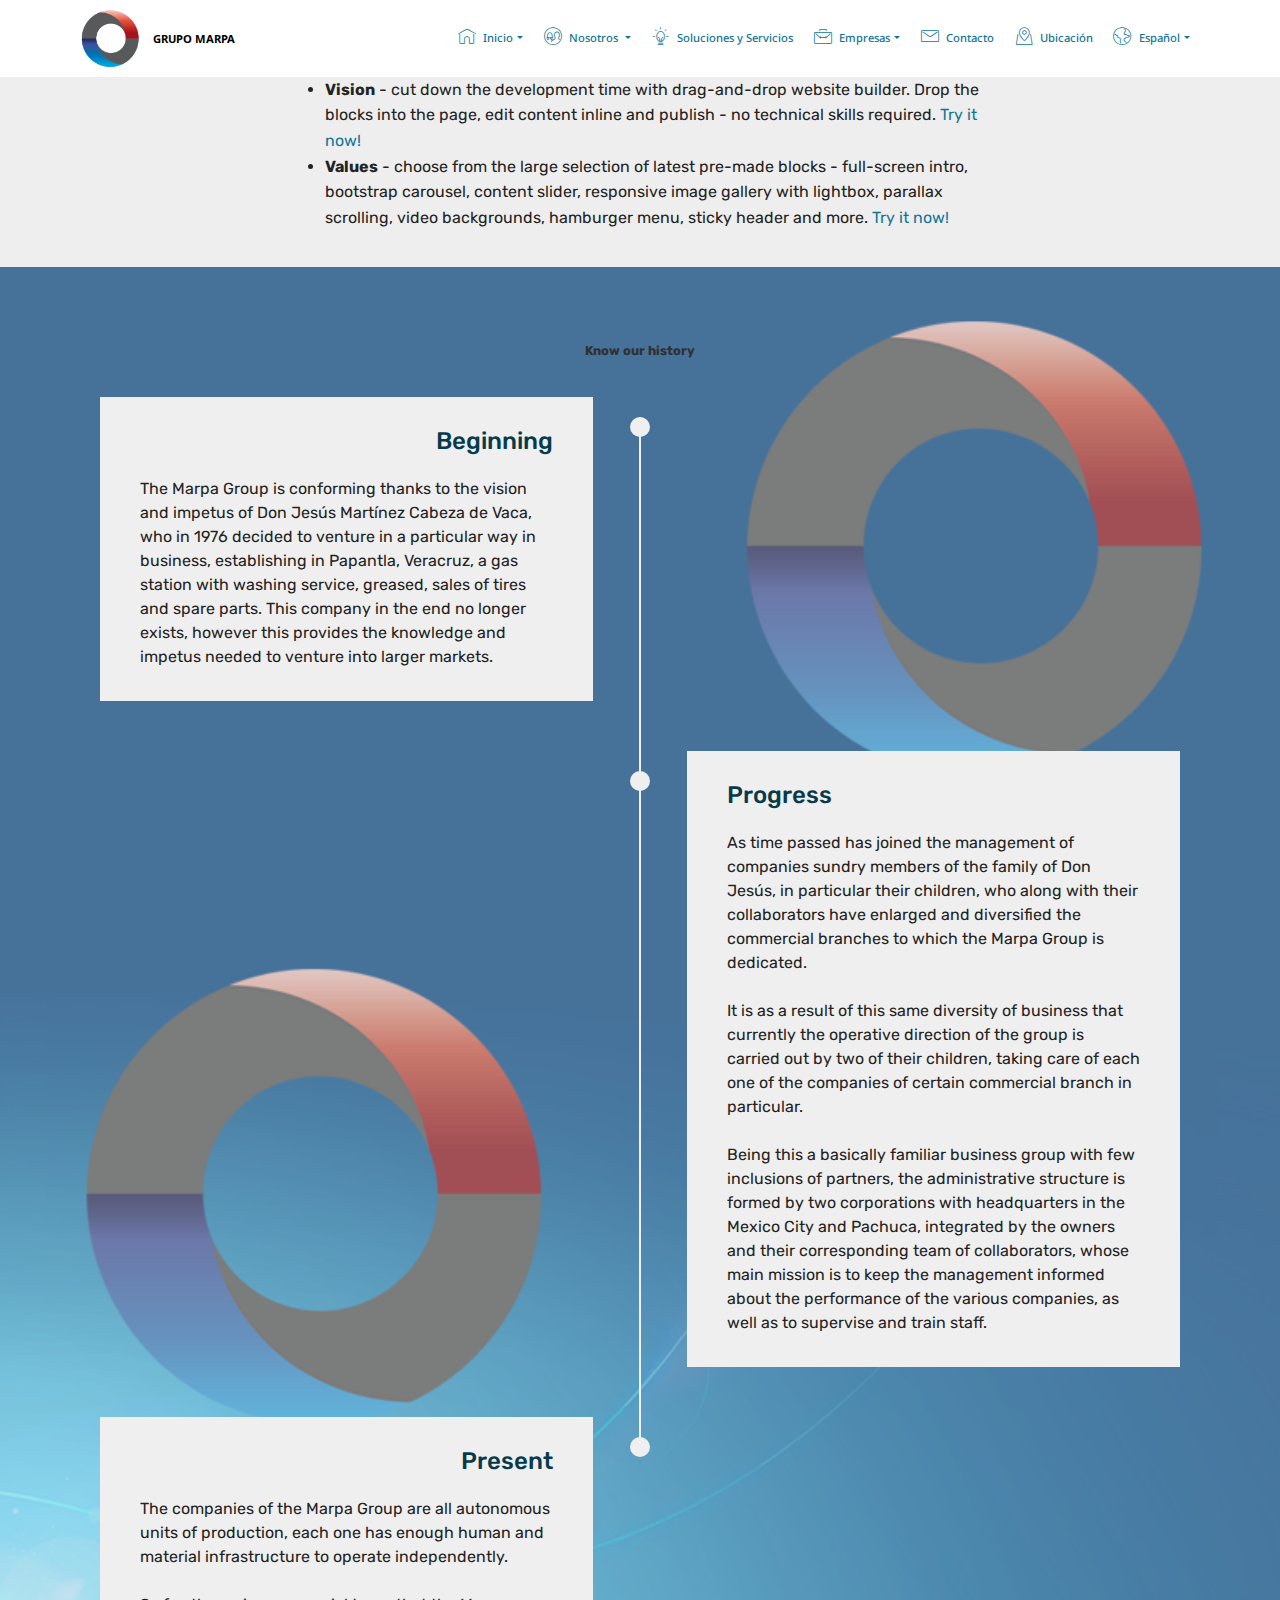
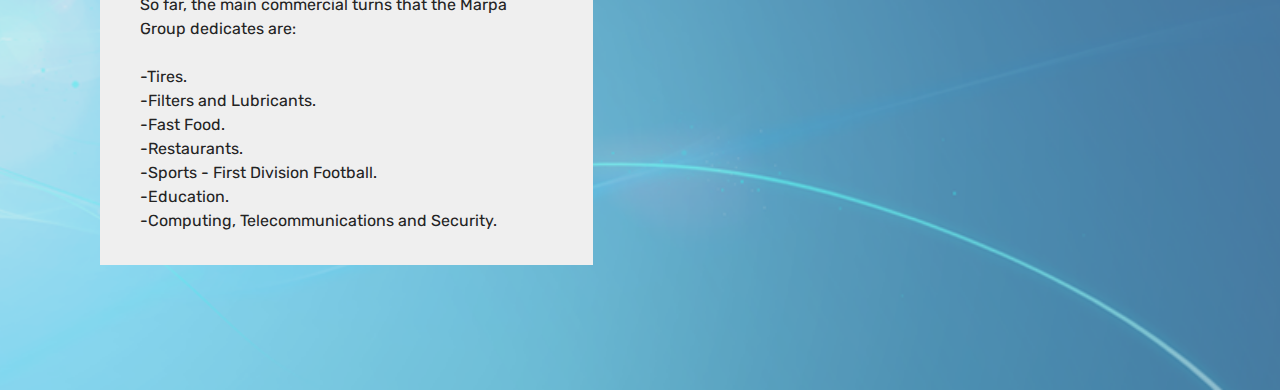
<file: page2.html>
<!DOCTYPE html>
<html>
<head>
  <!-- Site made with Mobirise Website Builder v4.3.2, https://mobirise.com -->
  <meta charset="UTF-8">
  <meta http-equiv="X-UA-Compatible" content="IE=edge">
  <meta name="generator" content="Mobirise v4.3.2, mobirise.com">
  <meta name="viewport" content="width=device-width, initial-scale=1">
  <link rel="shortcut icon" href="assets/images/logosl-1687x1690.png" type="image/x-icon">
  <meta name="description" content="">
  <title>History</title>
  <link rel="stylesheet" href="assets/web/assets/mobirise-icons/mobirise-icons.css">
  <link rel="stylesheet" href="assets/tether/tether.min.css">
  <link rel="stylesheet" href="assets/bootstrap/css/bootstrap.min.css">
  <link rel="stylesheet" href="assets/bootstrap/css/bootstrap-grid.min.css">
  <link rel="stylesheet" href="assets/bootstrap/css/bootstrap-reboot.min.css">
  <link rel="stylesheet" href="assets/dropdown/css/style.css">
  <link rel="stylesheet" href="assets/theme/css/style.css">
  <link rel="stylesheet" href="assets/mobirise/css/mbr-additional.css" type="text/css">
  
  
  
</head>
<body>
<section class="menu cid-qyk12al8p5" once="menu" id="menu1-5" data-rv-view="412">

    

    <nav class="navbar navbar-expand beta-menu navbar-dropdown align-items-center navbar-fixed-top navbar-toggleable-sm">
        <button class="navbar-toggler navbar-toggler-right" type="button" data-toggle="collapse" data-target="#navbarSupportedContent" aria-controls="navbarSupportedContent" aria-expanded="false" aria-label="Toggle navigation">
            <div class="hamburger">
                <span></span>
                <span></span>
                <span></span>
                <span></span>
            </div>
        </button>
        <div class="menu-logo">
            <div class="navbar-brand">
                <span class="navbar-logo">
                    <a href="index.html">
                         <img src="assets/images/logosl-1687x1690.png" alt="Mobirise" title="" media-simple="true" style="height: 3.8rem;">
                    </a>
                </span>
                <span class="navbar-caption-wrap"><a class="navbar-caption text-black display-4" href="index.html">GRUPO MARPA</a></span>
            </div>
        </div>
        <div class="collapse navbar-collapse" id="navbarSupportedContent">
            <ul class="navbar-nav nav-dropdown nav-right" data-app-modern-menu="true"><li class="nav-item dropdown">
                    <a class="nav-link link text-primary dropdown-toggle display-4" href="index.html" data-toggle="dropdown-submenu"><span class="mbri-home mbr-iconfont mbr-iconfont-btn"></span>Inicio</a><div class="dropdown-menu"><a class="text-primary dropdown-item display-4" href="index2.html">Home</a></div>
                </li>
                <li class="nav-item dropdown">
                    <a class="nav-link link text-primary dropdown-toggle display-4" href="https://mobirise.com" data-toggle="dropdown-submenu" aria-expanded="false"><span class="mbri-users mbr-iconfont mbr-iconfont-btn"></span>Nosotros&nbsp;</a><div class="dropdown-menu"><a class="text-primary dropdown-item display-4" href="Nosotros.html#features9-p">Misión</a><a class="text-primary dropdown-item display-4" href="Nosotros.html#features9-u">Visión</a><a class="text-primary dropdown-item display-4" href="Nosotros.html#features9-r">Valores</a><a class="text-primary dropdown-item display-4" href="Nosotros.html#features9-s">Política de Calidad</a><a class="text-primary dropdown-item display-4" href="Nosotros.html#content10-q">Historia</a></div>
                </li><li class="nav-item"><a class="nav-link link text-primary display-4" href="index.html#content9-j"><span class="mbri-idea mbr-iconfont mbr-iconfont-btn"></span>Soluciones y Servicios
                    </a></li><li class="nav-item dropdown open"><a class="nav-link link text-primary dropdown-toggle display-4" href="https://mobirise.com" data-toggle="dropdown-submenu" aria-expanded="false"><span class="mbri-briefcase mbr-iconfont mbr-iconfont-btn"></span>Empresas</a><div class="dropdown-menu"><a class="text-primary dropdown-item display-4" href="http://grupo-marpa.mx/llantasyservicios" target="_blank">Marpa de Pachuca</a><a class="text-primary dropdown-item display-4" href="http://grupomarpait.mx/" target="_blank">Grupo Marpa IT</a><a class="text-primary dropdown-item display-4" href="http://www.levsalubricantes.com.mx/" target="_blank">Levsa</a><a class="text-primary dropdown-item display-4" href="http://www.diccsa.net" target="_blank">Diccsa</a></div></li><li class="nav-item"><a class="nav-link link text-primary display-4" href="index.html#form1-l"><span class="mbri-letter mbr-iconfont mbr-iconfont-btn"></span>Contacto</a></li><li class="nav-item"><a class="nav-link link text-primary display-4" href="index.html#footer2-k"><span class="mbri-map-pin mbr-iconfont mbr-iconfont-btn"></span>Ubicación</a></li><li class="nav-item dropdown"><a class="nav-link link text-primary dropdown-toggle display-4" href="https://mobirise.com" data-toggle="dropdown-submenu" aria-expanded="false"><span class="mbri-globe mbr-iconfont mbr-iconfont-btn"></span>Español</a><div class="dropdown-menu"><a class="text-primary dropdown-item display-4" href="index.html">Español</a><a class="text-primary dropdown-item display-4" href="index.html">Ingles</a></div></li></ul>
            
        </div>
    </nav>
</section>

<section class="engine"><a href="https://mobirise.co/e">website authoring software</a></section><section class="mbr-section article content12 cid-qyrBxrNP0Q" id="content12-b" data-rv-view="414">
     

    <div class="container">
        <div class="media-container-row">
            <div class="mbr-text counter-container col-12 col-md-8 mbr-fonts-style display-7">
                <ul>
                    <li><strong>Mision</strong>&nbsp;- o special actions required, all sites you make with Mobirise are mobile-friendly. You don't have to create a special mobile version of your site, it will adapt automagically. <a href="https://mobirise.com/">Try it now!</a></li>
                    <li><strong>Vision</strong> - cut down the development time with drag-and-drop website builder. Drop the blocks into the page, edit content inline and publish - no technical skills required. <a href="https://mobirise.com/">Try it now!</a></li>
                    <li><strong>Values</strong>&nbsp;- choose from the large selection of latest pre-made blocks - full-screen intro, bootstrap carousel, content slider, responsive image gallery with lightbox, parallax scrolling, video backgrounds, hamburger menu, sticky header and more. <a href="https://mobirise.com/">Try it now!</a></li>
                </ul>
            </div>
        </div>
    </div>
</section>

<section class="timeline1 cid-qykDRxuMLv" id="timeline1-6" data-rv-view="415">

    

    <div class="mbr-overlay" style="opacity: 0.3; background-color: rgb(204, 204, 204);">
    </div>

    <div class="container align-center">
        <h2 class="mbr-section-title pb-3 mbr-fonts-style display-2"><br><font color="#302f2f"><strong>Know our history</strong></font><br><strong><br></strong></h2>
        

        <div class="container timelines-container" mbri-timelines="">
            <div class="row timeline-element reverse separline">      
                 <div class="timeline-date-panel col-xs-12 col-md-6  align-left">         
                    <div class="time-line-date-content">
                        
                    </div>
                </div>
           <span class="iconBackground"></span>
            <div class="col-xs-12 col-md-6 align-right">
                <div class="timeline-text-content">
                    <h4 class="mbr-timeline-title pb-3 mbr-fonts-style display-5">Beginning</h4>
                    <p class="mbr-timeline-text mbr-fonts-style display-7">The Marpa Group is conforming thanks to the vision and impetus of Don Jesús Martínez Cabeza de Vaca, who in 1976 decided to venture in a particular way in business, establishing in Papantla, Veracruz, a gas station with washing service, greased, sales of tires and spare parts.&nbsp;This company in the end no longer exists, however this provides the knowledge and impetus needed to venture into larger markets.</p>
                 </div>
            </div>
            </div>

            <div class="row timeline-element  separline">
                <div class="timeline-date-panel col-xs-12 col-md-6 align-right">
                    <div class="time-line-date-content">
                        
                    </div>
                </div>
                <span class="iconBackground"></span>
                <div class="col-xs-12 col-md-6 align-left ">
                    <div class="timeline-text-content">
                        <h4 class="mbr-timeline-title pb-3 mbr-fonts-style display-5">Progress</h4>
                        <p class="mbr-timeline-text mbr-fonts-style display-7">As time passed has joined the management of companies sundry members of the family of Don Jesús, in particular their children, who along with their collaborators have enlarged and diversified the commercial branches to which the Marpa Group is dedicated.&nbsp;<br>
<br>It is as a result of this same diversity of business that currently the operative direction of the group is carried out by two of their children,&nbsp;taking care of each one of the companies of certain commercial branch in particular.<br>
<br>Being this a basically familiar business group with few inclusions of partners, the administrative structure is formed by two corporations with headquarters in the Mexico City and Pachuca, integrated by the owners and their corresponding team of collaborators, whose main mission is to keep the management informed about the performance of the various companies,&nbsp;as well as to supervise and train staff.</p>
                    </div>
                </div>
            </div> 


            <div class="row timeline-element reverse">
                <div class="timeline-date-panel col-xs-12 col-md-6  align-left">
                    <div class="time-line-date-content">
                        
                    </div>
                </div>
                <span class="iconBackground"></span>
                <div class="col-xs-12 col-md-6 align-right">
                    <div class="timeline-text-content">
                        <h4 class="mbr-timeline-title pb-3 mbr-fonts-style display-5">Present</h4>      
                        <p class="mbr-timeline-text mbr-fonts-style display-7">The companies of the Marpa Group are all autonomous units of production,&nbsp;each one has enough human and material infrastructure to operate independently.<br>
<br>So far, the main commercial turns that the Marpa Group dedicates are:<br>
<br>-Tires. 
<br>-Filters and Lubricants.&nbsp;<br>-Fast Food. 
<br>-Restaurants.&nbsp;<br>-Sports - First Division Football. 
<br>-Education. 
<br>-Computing, Telecommunications and Security.</p>
                    </div>
                </div>
            </div>

            


            


            

            

            

            

            

            

            
        </div>
    </div>
</section>


  <script src="assets/web/assets/jquery/jquery.min.js"></script>
  <script src="assets/popper/popper.min.js"></script>
  <script src="assets/tether/tether.min.js"></script>
  <script src="assets/bootstrap/js/bootstrap.min.js"></script>
  <script src="assets/smooth-scroll/smooth-scroll.js"></script>
  <script src="assets/dropdown/js/script.min.js"></script>
  <script src="assets/touch-swipe/jquery.touch-swipe.min.js"></script>
  <script src="assets/theme/js/script.js"></script>
  
  
</body>
</html>
</file>
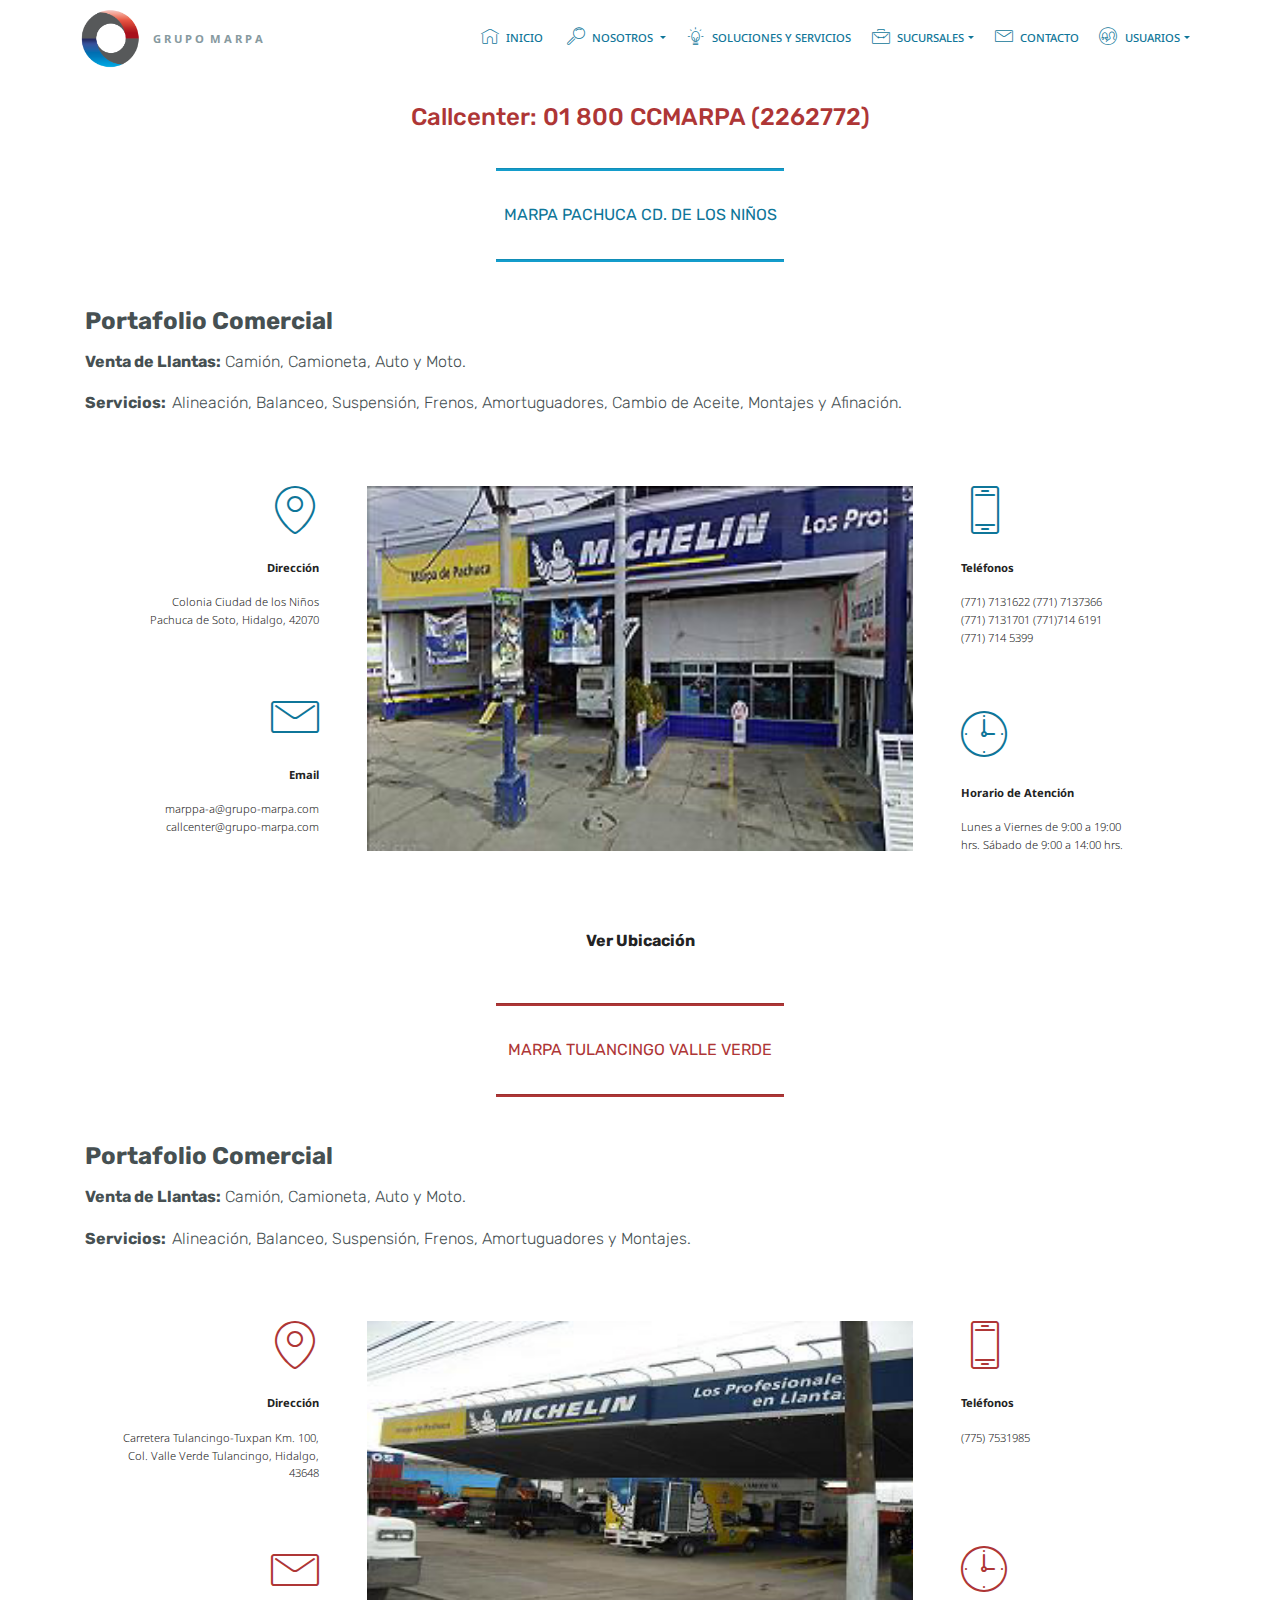
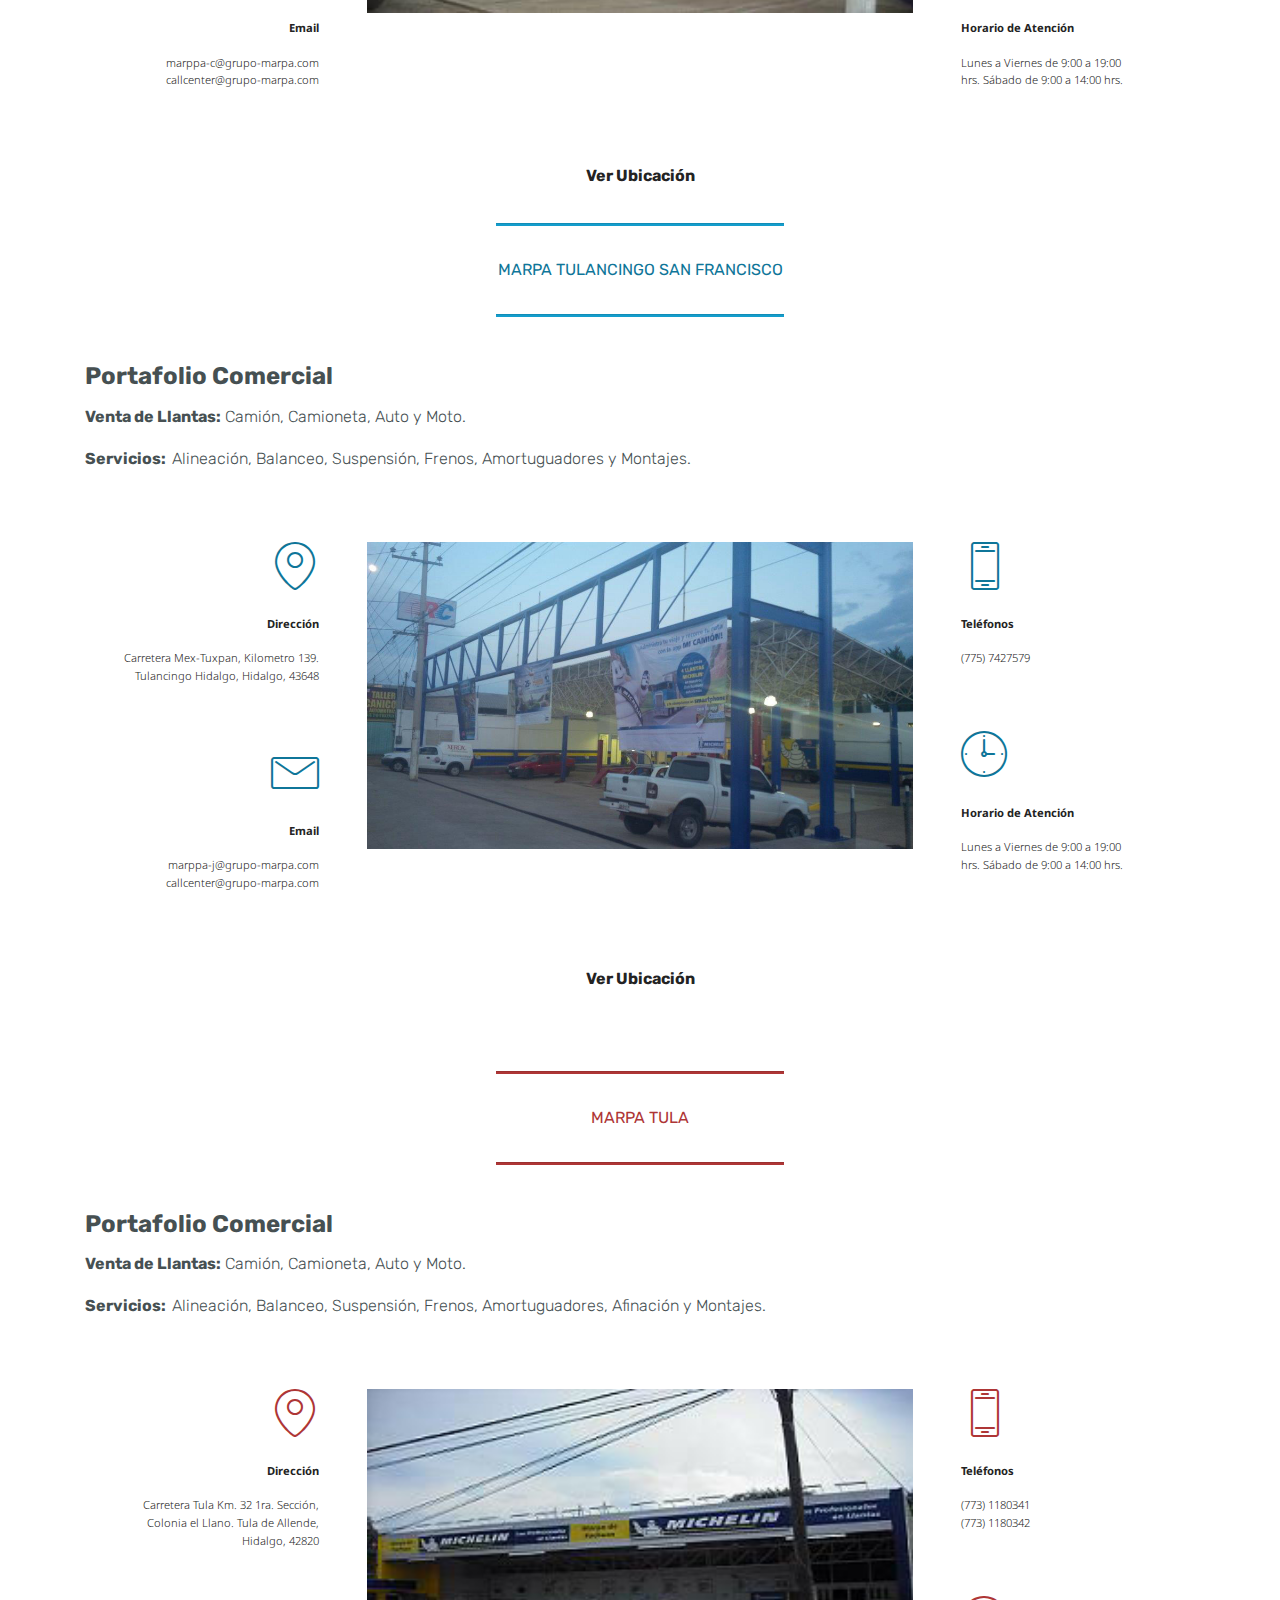
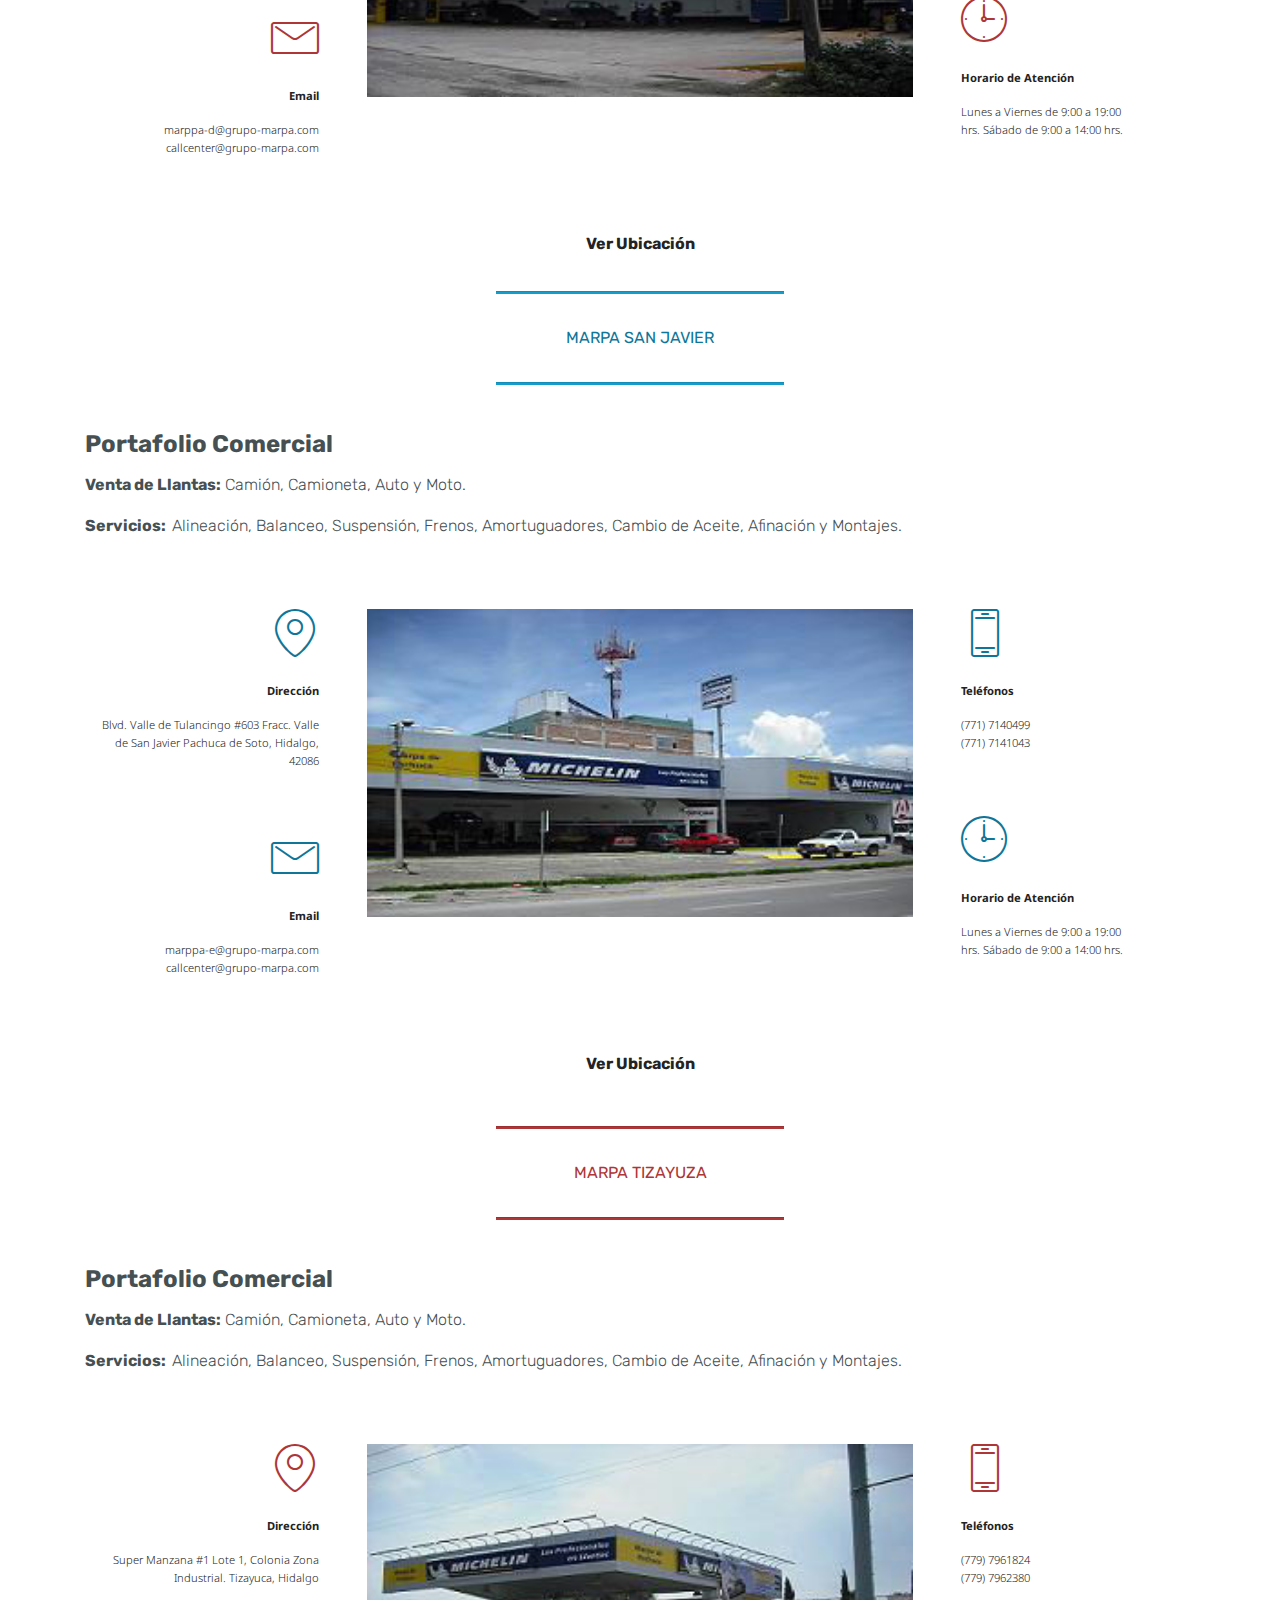
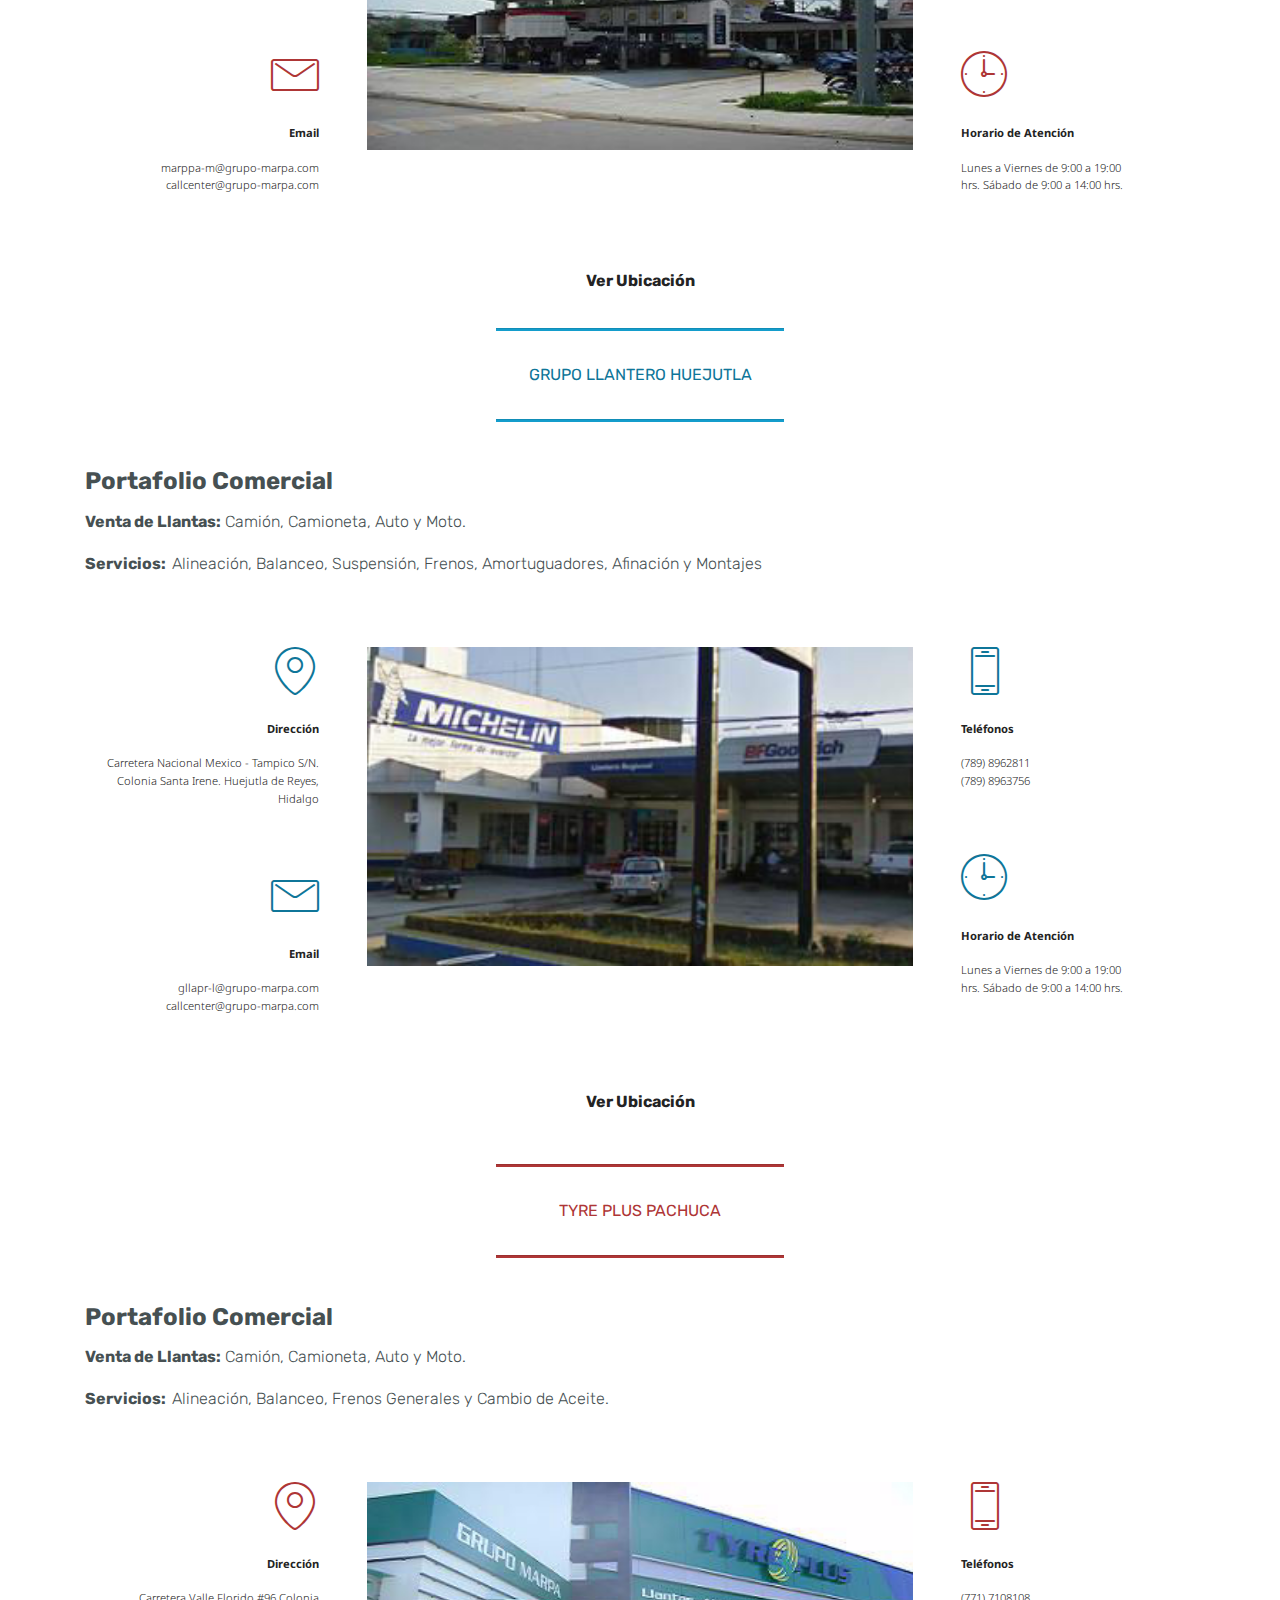
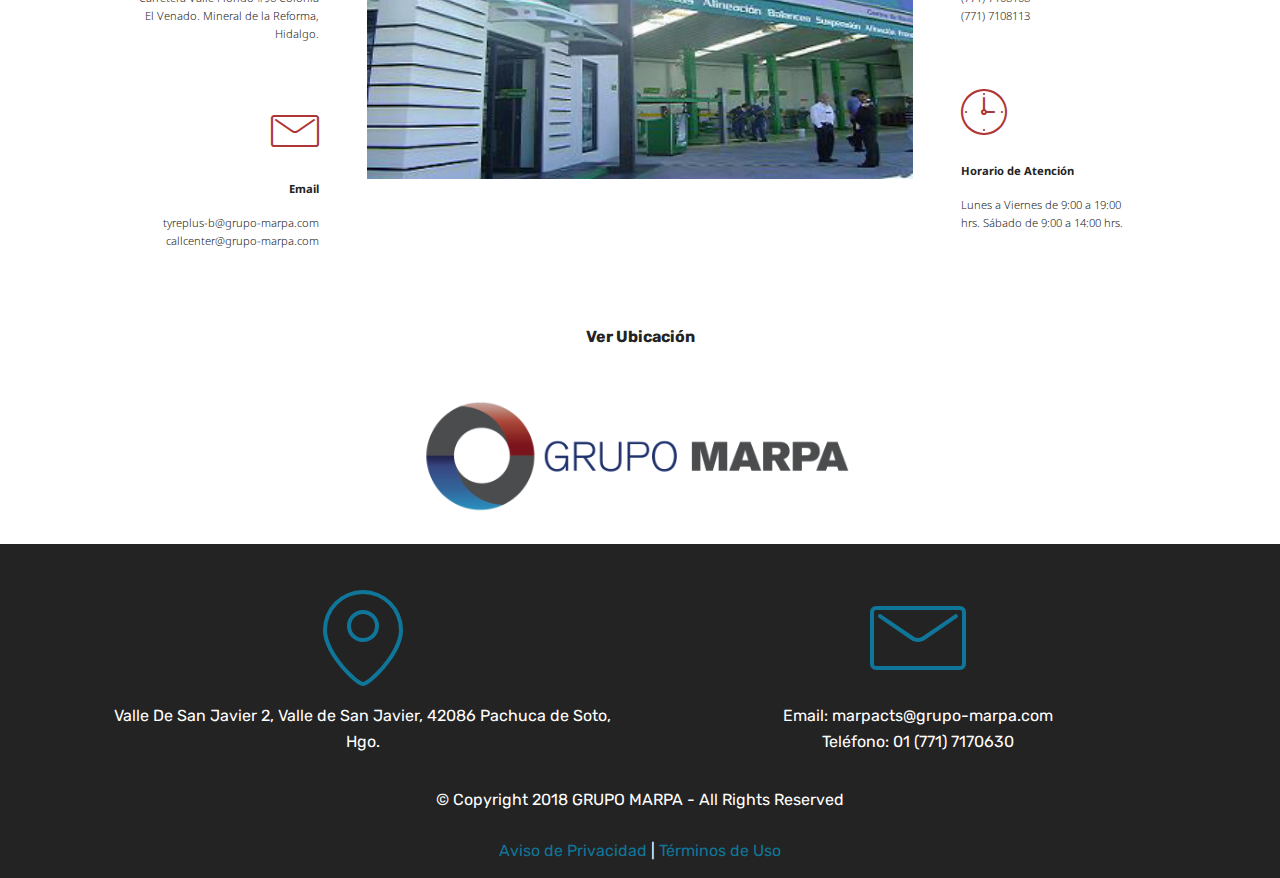
<file: page4.html>
<!DOCTYPE html>
<html >
<head>
  <!-- Site made with Mobirise Website Builder v4.6.6, https://mobirise.com -->
  <meta charset="UTF-8">
  <meta http-equiv="X-UA-Compatible" content="IE=edge">
  <meta name="generator" content="Mobirise v4.6.6, mobirise.com">
  <meta name="viewport" content="width=device-width, initial-scale=1, minimum-scale=1">
  <link rel="shortcut icon" href="assets/images/logosl-1687x1690.png" type="image/x-icon">
  <meta name="description" content="">
  <title>Hidalgo</title>
  <link rel="stylesheet" href="assets/web/assets/mobirise-icons/mobirise-icons.css">
  <link rel="stylesheet" href="assets/tether/tether.min.css">
  <link rel="stylesheet" href="assets/bootstrap/css/bootstrap.min.css">
  <link rel="stylesheet" href="assets/bootstrap/css/bootstrap-grid.min.css">
  <link rel="stylesheet" href="assets/bootstrap/css/bootstrap-reboot.min.css">
  <link rel="stylesheet" href="assets/dropdown/css/style.css">
  <link rel="stylesheet" href="assets/theme/css/style.css">
  <link rel="stylesheet" href="assets/mobirise/css/mbr-additional.css" type="text/css">
  
  
  
</head>
<body>
  <section class="menu cid-qOKhXEKoys" once="menu" id="menu1-3g">

    

    <nav class="navbar navbar-expand beta-menu navbar-dropdown align-items-center navbar-fixed-top navbar-toggleable-sm">
        <button class="navbar-toggler navbar-toggler-right" type="button" data-toggle="collapse" data-target="#navbarSupportedContent" aria-controls="navbarSupportedContent" aria-expanded="false" aria-label="Toggle navigation">
            <div class="hamburger">
                <span></span>
                <span></span>
                <span></span>
                <span></span>
            </div>
        </button>
        <div class="menu-logo">
            <div class="navbar-brand">
                <span class="navbar-logo">
                    <a href="index.html">
                         <img src="assets/images/logosl-1687x1690.png" alt="Mobirise" title="" style="height: 3.8rem;">
                    </a>
                </span>
                <span class="navbar-caption-wrap"><a class="navbar-caption text-warning display-4" href="index.html">G R U P O &nbsp;M A R P A</a></span>
            </div>
        </div>
        <div class="collapse navbar-collapse" id="navbarSupportedContent">
            <ul class="navbar-nav nav-dropdown nav-right" data-app-modern-menu="true"><li class="nav-item"><a class="nav-link link text-primary display-4" href="index.html" aria-expanded="false"><span class="mbri-home mbr-iconfont mbr-iconfont-btn"></span>INICIO&nbsp;</a></li><li class="nav-item dropdown">
                    <a class="nav-link link text-primary dropdown-toggle display-4" href="https://mobirise.com" data-toggle="dropdown-submenu" aria-expanded="false"><span class="mbri-search mbr-iconfont mbr-iconfont-btn"></span>NOSOTROS&nbsp;</a><div class="dropdown-menu"><a class="text-primary dropdown-item display-4" href="Nosotros.html#features1-1w">MISIÓN</a><a class="text-primary dropdown-item display-4" href="Nosotros.html#features1-1x">VISIÓN</a><a class="text-primary dropdown-item display-4" href="Nosotros.html#features1-1y">VALORES</a><a class="text-primary dropdown-item display-4" href="Nosotros.html#features1-1z">POLÍTICA DE CALIDAD</a><a class="text-primary dropdown-item display-4" href="Nosotros.html#content10-q">HISTORIA</a></div>
                </li><li class="nav-item"><a class="nav-link link text-primary display-4" href="index.html#content9-j"><span class="mbri-idea mbr-iconfont mbr-iconfont-btn"></span>SOLUCIONES Y SERVICIOS</a></li><li class="nav-item dropdown"><a class="nav-link link text-primary dropdown-toggle display-4" href="https://mobirise.com" data-toggle="dropdown-submenu" aria-expanded="false"><span class="mbri-briefcase mbr-iconfont mbr-iconfont-btn"></span>SUCURSALES</a><div class="dropdown-menu"><div class="dropdown"><a class="text-primary dropdown-item dropdown-toggle display-4" href="http://grupo-marpa.mx/llantasyservicios" target="_blank" aria-expanded="false" data-toggle="dropdown-submenu">MARPA DE PACHUCA</a><div class="dropdown-menu dropdown-submenu"><a class="text-primary dropdown-item display-4" href="page4.html#content9-2w" aria-expanded="false">HIDALGO</a><a class="text-primary dropdown-item display-4" href="http://grupo-marpa.mx/llantasyservicios" target="_blank" aria-expanded="false">PUEBLA</a><a class="text-primary dropdown-item display-4" href="http://grupo-marpa.mx/llantasyservicios" target="_blank" aria-expanded="false">MÉXICO</a><a class="text-primary dropdown-item display-4" href="http://grupo-marpa.mx/llantasyservicios" target="_blank" aria-expanded="false">VERACRUZ</a><a class="text-primary dropdown-item display-4" href="http://grupo-marpa.mx/llantasyservicios" target="_blank" aria-expanded="false">TAMAULIPAS</a></div></div><a class="text-primary dropdown-item display-4" href="http://distribuidores.michelin.com.mx/MX/es/veracruz/cordoba/166277034-tecnologia-en-renovado-gamas-sa-de-cv" target="_blank">GRUPO MARPA IT</a><a class="text-primary dropdown-item display-4" href="http://www.levsalubricantes.com.mx/" target="_blank"></a><a class="text-primary dropdown-item display-4" href="http://grupomarpait.mx/" target="_blank">LEVSA</a><a class="text-primary dropdown-item display-4" href="http://grupomarpait.mx/" target="_blank">RENOVADORA GAMAS</a></div></li><li class="nav-item"><a class="nav-link link text-primary display-4" href="index.html#form4-2j"><span class="mbri-letter mbr-iconfont mbr-iconfont-btn"></span>CONTACTO</a></li><li class="nav-item dropdown"><a class="nav-link link text-primary dropdown-toggle display-4" href="index.html#form1-1j" data-toggle="dropdown-submenu" aria-expanded="false"><span class="mbri-users mbr-iconfont mbr-iconfont-btn"></span>USUARIOS</a><div class="dropdown-menu"><a class="text-primary dropdown-item display-4" href="http://grupo-marpa.com/mail/" target="_blank">WEB MAIL</a><a class="text-primary dropdown-item display-4" href="http://grupo-marpa.com/soporte/" target="_blank">SOPORTES</a><a class="text-primary dropdown-item display-4" href="http://gminventarios.dyndns.org/" target="_blank">INVENTARIOS</a><a class="text-primary dropdown-item display-4" href="http://www.michelin-training.net/" target="_blank">MICHELIN TRAINING</a><a class="text-primary dropdown-item display-4" href="http://www.michelintruck.com/es_MX/" target="_blank">RED DE SERVICIOS MICHELIN</a></div></li></ul>
            
        </div>
    </nav>
</section>

<section class="engine"><a href="https://mobirise.ws/n">free website creator app</a></section><section class="mbr-section content4 cid-qOKi3KTYAJ" id="content4-3h">

    

    <div class="container">
        <div class="media-container-row">
            <div class="title col-12 col-md-8">
                <h2 class="align-center pb-3 mbr-fonts-style display-5">Callcenter: 01 800 CCMARPA (2262772)</h2>
                
                
            </div>
        </div>
    </div>
</section>

<section class="mbr-section article content9 cid-qO6E99Zge2" id="content9-2w">
    
     

    <div class="container">
        <div class="inner-container" style="width: 100%;">
            <hr class="line" style="width: 26%;">
            <div class="section-text align-center mbr-fonts-style display-7">
                    MARPA PACHUCA CD. DE LOS NIÑOS</div>
            <hr class="line" style="width: 26%;">
        </div>
        </div>
</section>

<section class="features12 cid-qOJPaa3tU7" id="features12-32">
    
    

    

    <div class="container">
        <h2 class="mbr-section-title pb-2 mbr-fonts-style display-5"><strong>Portafolio Comercial</strong></h2>
        <h3 class="mbr-section-subtitle pb-3 mbr-fonts-style display-7"><strong>Venta de Llantas:</strong>&nbsp;Camión, Camioneta, Auto y Moto.<br><br><strong>Servicios: &nbsp;</strong>Alineación, Balanceo, Suspensión, Frenos, Amortuguadores, Cambio de Aceite, Montajes y Afinación.</h3>

        <div class="media-container-row pt-5">
            <div class="block-content align-right">
                <div class="card pl-3 pr-3 pb-5">
                    <div class="mbr-card-img-title">
                        <div class="card-img pb-3">
                             <span class="mbr-iconfont mbri-pin" style="color: rgb(15, 118, 153);"></span>
                        </div>
                        <div class="mbr-crt-title">
                            <h4 class="card-title py-2 mbr-crt-title mbr-fonts-style display-4"><strong>Dirección</strong></h4>
                        </div>
                    </div>                

                    <div class="card-box">
                        <p class="mbr-text mbr-section-text mbr-fonts-style display-4">Colonia Ciudad de los Niños
<br>Pachuca de Soto, Hidalgo, 42070</p>
                    </div>
                </div>

                <div class="card pl-3 pr-3 pb-5">
                    <div class="mbr-card-img-title">
                        <div class="card-img pb-3">
                            <span class="mbr-iconfont mbri-letter" style="color: rgb(15, 118, 153);"></span>
                        </div>
                        <div class="mbr-crt-title">
                            <h4 class="card-title py-2 mbr-crt-title mbr-fonts-style display-4"><strong>
                                Email</strong></h4>
                        </div>
                    </div>
                    <div class="card-box">
                        <p class="mbr-text mbr-section-text mbr-fonts-style display-4">marppa-a@grupo-marpa.com
<br>callcenter@grupo-marpa.com</p>
                    </div>
                </div>
            </div>

            <div class="mbr-figure" style="width: 55%;">
                <img src="assets/images/cdnios-262x179.jpg" alt="Mobirise" title="">
            </div>

            <div class="block-content align-left  ">
                <div class="card pl-3 pr-3 pb-5">
                    <div class="mbr-card-img-title">
                        <div class="card-img pb-3">
                             <span class="mbr-iconfont mbri-mobile2" style="color: rgb(15, 118, 153);"></span>
                        </div>
                        <div class="mbr-crt-title">
                            <h4 class="card-title py-2 mbr-crt-title mbr-fonts-style display-4"><strong>Teléfonos</strong></h4>
                        </div>
                    </div>                

                    <div class="card-box">
                        <p class="mbr-text mbr-section-text mbr-fonts-style display-4">(771) 7131622 (771) 7137366 
<br>(771) 7131701 (771)714 6191 
<br>(771) 714 5399</p>
                    </div>
                </div>

                <div class="card pl-3 pr-3 pb-5">
                    <div class="mbr-card-img-title">
                        <div class="card-img pb-3">
                            <span class="mbr-iconfont mbri-clock" style="color: rgb(15, 118, 153);"></span>
                        </div>
                        <div class="mbr-crt-title">
                            <h4 class="card-title py-2 mbr-crt-title mbr-fonts-style display-4"><strong>Horario de Atención</strong></h4>
                        </div>
                    </div>
                    <div class="card-box">
                        <p class="mbr-text mbr-section-text mbr-fonts-style display-4">Lunes a Viernes de 9:00 a 19:00 
<br>hrs. Sábado de 9:00 a 14:00 hrs.</p>
                    </div>
                </div>
            </div>
        </div>
    </div>
</section>

<section class="mbr-section content4 cid-qOKeO3vfdP" id="content4-39">

    

    <div class="container">
        <div class="media-container-row">
            <div class="title col-12 col-md-8">
                <h2 class="align-center pb-3 mbr-fonts-style display-7"><strong>Ver Ubicación</strong></h2>
                
                
            </div>
        </div>
    </div>
</section>

<section class="mbr-section article content9 cid-qOK8CD6DpY" id="content9-35">
    
     

    <div class="container">
        <div class="inner-container" style="width: 100%;">
            <hr class="line" style="width: 26%;">
            <div class="section-text align-center mbr-fonts-style display-7">MARPA TULANCINGO VALLE VERDE</div>
            <hr class="line" style="width: 26%;">
        </div>
        </div>
</section>

<section class="features12 cid-qOK95xF8kU" id="features12-36">
    
    

    

    <div class="container">
        <h2 class="mbr-section-title pb-2 mbr-fonts-style display-5"><strong>Portafolio Comercial</strong></h2>
        <h3 class="mbr-section-subtitle pb-3 mbr-fonts-style display-7"><strong>Venta de Llantas:</strong>&nbsp;Camión, Camioneta, Auto y Moto.<br><br><strong>Servicios: &nbsp;</strong>Alineación, Balanceo, Suspensión, Frenos, Amortuguadores y Montajes.</h3>

        <div class="media-container-row pt-5">
            <div class="block-content align-right">
                <div class="card pl-3 pr-3 pb-5">
                    <div class="mbr-card-img-title">
                        <div class="card-img pb-3">
                             <span class="mbr-iconfont mbri-pin" style="color: rgb(174, 54, 54);"></span>
                        </div>
                        <div class="mbr-crt-title">
                            <h4 class="card-title py-2 mbr-crt-title mbr-fonts-style display-4"><strong>Dirección</strong></h4>
                        </div>
                    </div>                

                    <div class="card-box">
                        <p class="mbr-text mbr-section-text mbr-fonts-style display-4">Carretera Tulancingo-Tuxpan Km. 100, Col. Valle Verde Tulancingo, Hidalgo, 43648</p>
                    </div>
                </div>

                <div class="card pl-3 pr-3 pb-5">
                    <div class="mbr-card-img-title">
                        <div class="card-img pb-3">
                            <span class="mbr-iconfont mbri-letter" style="color: rgb(174, 54, 54);"></span>
                        </div>
                        <div class="mbr-crt-title">
                            <h4 class="card-title py-2 mbr-crt-title mbr-fonts-style display-4"><strong>
                                Email</strong></h4>
                        </div>
                    </div>
                    <div class="card-box">
                        <p class="mbr-text mbr-section-text mbr-fonts-style display-4">marppa-c@grupo-marpa.com
<br>callcenter@grupo-marpa.com</p>
                    </div>
                </div>
            </div>

            <div class="mbr-figure" style="width: 55%;">
                <img src="assets/images/tulancingo-valle-verde-340x180.jpg" alt="Mobirise" title="">
            </div>

            <div class="block-content align-left  ">
                <div class="card pl-3 pr-3 pb-5">
                    <div class="mbr-card-img-title">
                        <div class="card-img pb-3">
                             <span class="mbr-iconfont mbri-mobile2" style="color: rgb(174, 54, 54);"></span>
                        </div>
                        <div class="mbr-crt-title">
                            <h4 class="card-title py-2 mbr-crt-title mbr-fonts-style display-4"><strong>Teléfonos</strong></h4>
                        </div>
                    </div>                

                    <div class="card-box">
                        <p class="mbr-text mbr-section-text mbr-fonts-style display-4">(775) 7531985<br><br><br></p>
                    </div>
                </div>

                <div class="card pl-3 pr-3 pb-5">
                    <div class="mbr-card-img-title">
                        <div class="card-img pb-3">
                            <span class="mbr-iconfont mbri-clock" style="color: rgb(174, 54, 54);"></span>
                        </div>
                        <div class="mbr-crt-title">
                            <h4 class="card-title py-2 mbr-crt-title mbr-fonts-style display-4"><strong>Horario de Atención</strong></h4>
                        </div>
                    </div>
                    <div class="card-box">
                        <p class="mbr-text mbr-section-text mbr-fonts-style display-4">Lunes a Viernes de 9:00 a 19:00 
<br>hrs. Sábado de 9:00 a 14:00 hrs.</p>
                    </div>
                </div>
            </div>
        </div>
    </div>
</section>

<section class="mbr-section content4 cid-qOKf2bNOD7" id="content4-3a">

    

    <div class="container">
        <div class="media-container-row">
            <div class="title col-12 col-md-8">
                <h2 class="align-center pb-3 mbr-fonts-style display-7"><strong>Ver Ubicación</strong></h2>
                
                
            </div>
        </div>
    </div>
</section>

<section class="mbr-section article content9 cid-qOKqxg1wy7" id="content9-3q">
    
     

    <div class="container">
        <div class="inner-container" style="width: 100%;">
            <hr class="line" style="width: 26%;">
            <div class="section-text align-center mbr-fonts-style display-7">MARPA TULANCINGO SAN FRANCISCO</div>
            <hr class="line" style="width: 26%;">
        </div>
        </div>
</section>

<section class="features12 cid-qOKfUiR9Fa" id="features12-3c">
    
    

    

    <div class="container">
        <h2 class="mbr-section-title pb-2 mbr-fonts-style display-5"><strong>Portafolio Comercial</strong></h2>
        <h3 class="mbr-section-subtitle pb-3 mbr-fonts-style display-7"><strong>Venta de Llantas:</strong>&nbsp;Camión, Camioneta, Auto y Moto.<br><br><strong>Servicios: &nbsp;</strong>Alineación, Balanceo, Suspensión, Frenos, Amortuguadores y Montajes.</h3>

        <div class="media-container-row pt-5">
            <div class="block-content align-right">
                <div class="card pl-3 pr-3 pb-5">
                    <div class="mbr-card-img-title">
                        <div class="card-img pb-3">
                             <span class="mbr-iconfont mbri-pin" style="color: rgb(15, 118, 153);"></span>
                        </div>
                        <div class="mbr-crt-title">
                            <h4 class="card-title py-2 mbr-crt-title mbr-fonts-style display-4"><strong>Dirección</strong></h4>
                        </div>
                    </div>                

                    <div class="card-box">
                        <p class="mbr-text mbr-section-text mbr-fonts-style display-4">Carretera Mex-Tuxpan, Kilometro 139. Tulancingo Hidalgo, Hidalgo, 43648</p>
                    </div>
                </div>

                <div class="card pl-3 pr-3 pb-5">
                    <div class="mbr-card-img-title">
                        <div class="card-img pb-3">
                            <span class="mbr-iconfont mbri-letter" style="color: rgb(15, 118, 153);"></span>
                        </div>
                        <div class="mbr-crt-title">
                            <h4 class="card-title py-2 mbr-crt-title mbr-fonts-style display-4"><strong>
                                Email</strong></h4>
                        </div>
                    </div>
                    <div class="card-box">
                        <p class="mbr-text mbr-section-text mbr-fonts-style display-4">marppa-j@grupo-marpa.com
<br>callcenter@grupo-marpa.com</p>
                    </div>
                </div>
            </div>

            <div class="mbr-figure" style="width: 55%;">
                <img src="assets/images/tulancingo-1024x576.jpg" alt="Mobirise" title="">
            </div>

            <div class="block-content align-left  ">
                <div class="card pl-3 pr-3 pb-5">
                    <div class="mbr-card-img-title">
                        <div class="card-img pb-3">
                             <span class="mbr-iconfont mbri-mobile2" style="color: rgb(15, 118, 153);"></span>
                        </div>
                        <div class="mbr-crt-title">
                            <h4 class="card-title py-2 mbr-crt-title mbr-fonts-style display-4"><strong>Teléfonos</strong></h4>
                        </div>
                    </div>                

                    <div class="card-box">
                        <p class="mbr-text mbr-section-text mbr-fonts-style display-4">(775) 7427579</p>
                    </div>
                </div>

                <div class="card pl-3 pr-3 pb-5">
                    <div class="mbr-card-img-title">
                        <div class="card-img pb-3">
                            <span class="mbr-iconfont mbri-clock" style="color: rgb(15, 118, 153);"></span>
                        </div>
                        <div class="mbr-crt-title">
                            <h4 class="card-title py-2 mbr-crt-title mbr-fonts-style display-4"><strong>Horario de Atención</strong></h4>
                        </div>
                    </div>
                    <div class="card-box">
                        <p class="mbr-text mbr-section-text mbr-fonts-style display-4">Lunes a Viernes de 9:00 a 19:00 
<br>hrs. Sábado de 9:00 a 14:00 hrs.</p>
                    </div>
                </div>
            </div>
        </div>
    </div>
</section>

<section class="mbr-section content4 cid-qOKgZthtzu" id="content4-3d">

    

    <div class="container">
        <div class="media-container-row">
            <div class="title col-12 col-md-8">
                <h2 class="align-center pb-3 mbr-fonts-style display-7"><strong>Ver Ubicación</strong></h2>
                
                
            </div>
        </div>
    </div>
</section>

<section class="mbr-section article content9 cid-qOKkkwlflr" id="content9-3i">
    
     

    <div class="container">
        <div class="inner-container" style="width: 100%;">
            <hr class="line" style="width: 26%;">
            <div class="section-text align-center mbr-fonts-style display-7">MARPA TULA</div>
            <hr class="line" style="width: 26%;">
        </div>
        </div>
</section>

<section class="features12 cid-qOKkI6i6uO" id="features12-3j">
    
    

    

    <div class="container">
        <h2 class="mbr-section-title pb-2 mbr-fonts-style display-5"><strong>Portafolio Comercial</strong></h2>
        <h3 class="mbr-section-subtitle pb-3 mbr-fonts-style display-7"><strong>Venta de Llantas:</strong>&nbsp;Camión, Camioneta, Auto y Moto.<br><br><strong>Servicios: &nbsp;</strong>Alineación, Balanceo, Suspensión, Frenos, Amortuguadores, Afinación y Montajes.</h3>

        <div class="media-container-row pt-5">
            <div class="block-content align-right">
                <div class="card pl-3 pr-3 pb-5">
                    <div class="mbr-card-img-title">
                        <div class="card-img pb-3">
                             <span class="mbr-iconfont mbri-pin" style="color: rgb(174, 54, 54);"></span>
                        </div>
                        <div class="mbr-crt-title">
                            <h4 class="card-title py-2 mbr-crt-title mbr-fonts-style display-4"><strong>Dirección</strong></h4>
                        </div>
                    </div>                

                    <div class="card-box">
                        <p class="mbr-text mbr-section-text mbr-fonts-style display-4">Carretera Tula Km. 32 1ra. Sección, 
<br>Colonia el Llano. Tula de Allende,
<br>Hidalgo, 42820</p>
                    </div>
                </div>

                <div class="card pl-3 pr-3 pb-5">
                    <div class="mbr-card-img-title">
                        <div class="card-img pb-3">
                            <span class="mbr-iconfont mbri-letter" style="color: rgb(174, 54, 54);"></span>
                        </div>
                        <div class="mbr-crt-title">
                            <h4 class="card-title py-2 mbr-crt-title mbr-fonts-style display-4"><strong>
                                Email</strong></h4>
                        </div>
                    </div>
                    <div class="card-box">
                        <p class="mbr-text mbr-section-text mbr-fonts-style display-4">marppa-d@grupo-marpa.com
<br>callcenter@grupo-marpa.com</p>
                    </div>
                </div>
            </div>

            <div class="mbr-figure" style="width: 55%;">
                <img src="assets/images/tula1-300x169.jpg" alt="Mobirise" title="">
            </div>

            <div class="block-content align-left  ">
                <div class="card pl-3 pr-3 pb-5">
                    <div class="mbr-card-img-title">
                        <div class="card-img pb-3">
                             <span class="mbr-iconfont mbri-mobile2" style="color: rgb(174, 54, 54);"></span>
                        </div>
                        <div class="mbr-crt-title">
                            <h4 class="card-title py-2 mbr-crt-title mbr-fonts-style display-4"><strong>Teléfonos</strong></h4>
                        </div>
                    </div>                

                    <div class="card-box">
                        <p class="mbr-text mbr-section-text mbr-fonts-style display-4">(773) 1180341 
<br>(773) 1180342</p>
                    </div>
                </div>

                <div class="card pl-3 pr-3 pb-5">
                    <div class="mbr-card-img-title">
                        <div class="card-img pb-3">
                            <span class="mbr-iconfont mbri-clock" style="color: rgb(174, 54, 54);"></span>
                        </div>
                        <div class="mbr-crt-title">
                            <h4 class="card-title py-2 mbr-crt-title mbr-fonts-style display-4"><strong>Horario de Atención</strong></h4>
                        </div>
                    </div>
                    <div class="card-box">
                        <p class="mbr-text mbr-section-text mbr-fonts-style display-4">Lunes a Viernes de 9:00 a 19:00 
<br>hrs. Sábado de 9:00 a 14:00 hrs.</p>
                    </div>
                </div>
            </div>
        </div>
    </div>
</section>

<section class="mbr-section content4 cid-qOKll6ylJS" id="content4-3k">

    

    <div class="container">
        <div class="media-container-row">
            <div class="title col-12 col-md-8">
                <h2 class="align-center pb-3 mbr-fonts-style display-7"><strong>Ver Ubicación</strong></h2>
                
                
            </div>
        </div>
    </div>
</section>

<section class="mbr-section article content9 cid-qOKqI4Aeiu" id="content9-3r">
    
     

    <div class="container">
        <div class="inner-container" style="width: 100%;">
            <hr class="line" style="width: 26%;">
            <div class="section-text align-center mbr-fonts-style display-7">MARPA SAN JAVIER</div>
            <hr class="line" style="width: 26%;">
        </div>
        </div>
</section>

<section class="features12 cid-qOKmleBaDC" id="features12-3m">
    
    

    

    <div class="container">
        <h2 class="mbr-section-title pb-2 mbr-fonts-style display-5"><strong>Portafolio Comercial</strong></h2>
        <h3 class="mbr-section-subtitle pb-3 mbr-fonts-style display-7"><strong>Venta de Llantas:</strong>&nbsp;Camión, Camioneta, Auto y Moto.<br><br><strong>Servicios: &nbsp;</strong>Alineación, Balanceo, Suspensión, Frenos, Amortuguadores, Cambio de Aceite, Afinación y Montajes.</h3>

        <div class="media-container-row pt-5">
            <div class="block-content align-right">
                <div class="card pl-3 pr-3 pb-5">
                    <div class="mbr-card-img-title">
                        <div class="card-img pb-3">
                             <span class="mbr-iconfont mbri-pin" style="color: rgb(15, 118, 153);"></span>
                        </div>
                        <div class="mbr-crt-title">
                            <h4 class="card-title py-2 mbr-crt-title mbr-fonts-style display-4"><strong>Dirección</strong></h4>
                        </div>
                    </div>                

                    <div class="card-box">
                        <p class="mbr-text mbr-section-text mbr-fonts-style display-4">Blvd. Valle de Tulancingo #603 Fracc. Valle de San Javier Pachuca de Soto, Hidalgo, 42086</p>
                    </div>
                </div>

                <div class="card pl-3 pr-3 pb-5">
                    <div class="mbr-card-img-title">
                        <div class="card-img pb-3">
                            <span class="mbr-iconfont mbri-letter" style="color: rgb(15, 118, 153);"></span>
                        </div>
                        <div class="mbr-crt-title">
                            <h4 class="card-title py-2 mbr-crt-title mbr-fonts-style display-4"><strong>
                                Email</strong></h4>
                        </div>
                    </div>
                    <div class="card-box">
                        <p class="mbr-text mbr-section-text mbr-fonts-style display-4">marppa-e@grupo-marpa.com
<br>callcenter@grupo-marpa.com</p>
                    </div>
                </div>
            </div>

            <div class="mbr-figure" style="width: 55%;">
                <img src="assets/images/san-javier-300x169.jpg" alt="Mobirise" title="">
            </div>

            <div class="block-content align-left  ">
                <div class="card pl-3 pr-3 pb-5">
                    <div class="mbr-card-img-title">
                        <div class="card-img pb-3">
                             <span class="mbr-iconfont mbri-mobile2" style="color: rgb(15, 118, 153);"></span>
                        </div>
                        <div class="mbr-crt-title">
                            <h4 class="card-title py-2 mbr-crt-title mbr-fonts-style display-4"><strong>Teléfonos</strong></h4>
                        </div>
                    </div>                

                    <div class="card-box">
                        <p class="mbr-text mbr-section-text mbr-fonts-style display-4">(771) 7140499
<br>(771) 7141043</p>
                    </div>
                </div>

                <div class="card pl-3 pr-3 pb-5">
                    <div class="mbr-card-img-title">
                        <div class="card-img pb-3">
                            <span class="mbr-iconfont mbri-clock" style="color: rgb(15, 118, 153);"></span>
                        </div>
                        <div class="mbr-crt-title">
                            <h4 class="card-title py-2 mbr-crt-title mbr-fonts-style display-4"><strong>Horario de Atención</strong></h4>
                        </div>
                    </div>
                    <div class="card-box">
                        <p class="mbr-text mbr-section-text mbr-fonts-style display-4">Lunes a Viernes de 9:00 a 19:00 
<br>hrs. Sábado de 9:00 a 14:00 hrs.</p>
                    </div>
                </div>
            </div>
        </div>
    </div>
</section>

<section class="mbr-section content4 cid-qOKoyBnWWL" id="content4-3n">

    

    <div class="container">
        <div class="media-container-row">
            <div class="title col-12 col-md-8">
                <h2 class="align-center pb-3 mbr-fonts-style display-7"><strong>Ver Ubicación</strong></h2>
                
                
            </div>
        </div>
    </div>
</section>

<section class="mbr-section article content9 cid-qOKqOQ1SDi" id="content9-3s">
    
     

    <div class="container">
        <div class="inner-container" style="width: 100%;">
            <hr class="line" style="width: 26%;">
            <div class="section-text align-center mbr-fonts-style display-7">MARPA TIZAYUZA</div>
            <hr class="line" style="width: 26%;">
        </div>
        </div>
</section>

<section class="features12 cid-qOKphEwm5z" id="features12-3p">
    
    

    

    <div class="container">
        <h2 class="mbr-section-title pb-2 mbr-fonts-style display-5"><strong>Portafolio Comercial</strong></h2>
        <h3 class="mbr-section-subtitle pb-3 mbr-fonts-style display-7"><strong>Venta de Llantas:</strong>&nbsp;Camión, Camioneta, Auto y Moto.<br><br><strong>Servicios: &nbsp;</strong>Alineación, Balanceo, Suspensión, Frenos, Amortuguadores, Cambio de Aceite, Afinación y Montajes.</h3>

        <div class="media-container-row pt-5">
            <div class="block-content align-right">
                <div class="card pl-3 pr-3 pb-5">
                    <div class="mbr-card-img-title">
                        <div class="card-img pb-3">
                             <span class="mbr-iconfont mbri-pin" style="color: rgb(174, 54, 54);"></span>
                        </div>
                        <div class="mbr-crt-title">
                            <h4 class="card-title py-2 mbr-crt-title mbr-fonts-style display-4"><strong>Dirección</strong></h4>
                        </div>
                    </div>                

                    <div class="card-box">
                        <p class="mbr-text mbr-section-text mbr-fonts-style display-4">Super Manzana #1 Lote 1, Colonia Zona Industrial. Tizayuca, Hidalgo</p>
                    </div>
                </div>

                <div class="card pl-3 pr-3 pb-5">
                    <div class="mbr-card-img-title">
                        <div class="card-img pb-3">
                            <span class="mbr-iconfont mbri-letter" style="color: rgb(174, 54, 54);"></span>
                        </div>
                        <div class="mbr-crt-title">
                            <h4 class="card-title py-2 mbr-crt-title mbr-fonts-style display-4"><strong>
                                Email</strong></h4>
                        </div>
                    </div>
                    <div class="card-box">
                        <p class="mbr-text mbr-section-text mbr-fonts-style display-4">marppa-m@grupo-marpa.com
<br>callcenter@grupo-marpa.com</p>
                    </div>
                </div>
            </div>

            <div class="mbr-figure" style="width: 55%;">
                <img src="assets/images/tizayuca-300x169.jpg" alt="Mobirise" title="">
            </div>

            <div class="block-content align-left  ">
                <div class="card pl-3 pr-3 pb-5">
                    <div class="mbr-card-img-title">
                        <div class="card-img pb-3">
                             <span class="mbr-iconfont mbri-mobile2" style="color: rgb(174, 54, 54);"></span>
                        </div>
                        <div class="mbr-crt-title">
                            <h4 class="card-title py-2 mbr-crt-title mbr-fonts-style display-4"><strong>Teléfonos</strong></h4>
                        </div>
                    </div>                

                    <div class="card-box">
                        <p class="mbr-text mbr-section-text mbr-fonts-style display-4">(779) 7961824
<br>(779) 7962380</p>
                    </div>
                </div>

                <div class="card pl-3 pr-3 pb-5">
                    <div class="mbr-card-img-title">
                        <div class="card-img pb-3">
                            <span class="mbr-iconfont mbri-clock" style="color: rgb(174, 54, 54);"></span>
                        </div>
                        <div class="mbr-crt-title">
                            <h4 class="card-title py-2 mbr-crt-title mbr-fonts-style display-4"><strong>Horario de Atención</strong></h4>
                        </div>
                    </div>
                    <div class="card-box">
                        <p class="mbr-text mbr-section-text mbr-fonts-style display-4">Lunes a Viernes de 9:00 a 19:00 
<br>hrs. Sábado de 9:00 a 14:00 hrs.</p>
                    </div>
                </div>
            </div>
        </div>
    </div>
</section>

<section class="mbr-section content4 cid-qOKshEKZuy" id="content4-3t">

    

    <div class="container">
        <div class="media-container-row">
            <div class="title col-12 col-md-8">
                <h2 class="align-center pb-3 mbr-fonts-style display-7"><strong>Ver Ubicación</strong></h2>
                
                
            </div>
        </div>
    </div>
</section>

<section class="mbr-section article content9 cid-qOKu8Hm4tj" id="content9-3u">
    
     

    <div class="container">
        <div class="inner-container" style="width: 100%;">
            <hr class="line" style="width: 26%;">
            <div class="section-text align-center mbr-fonts-style display-7">GRUPO LLANTERO HUEJUTLA</div>
            <hr class="line" style="width: 26%;">
        </div>
        </div>
</section>

<section class="features12 cid-qOKueiutFd" id="features12-3v">
    
    

    

    <div class="container">
        <h2 class="mbr-section-title pb-2 mbr-fonts-style display-5"><strong>Portafolio Comercial</strong></h2>
        <h3 class="mbr-section-subtitle pb-3 mbr-fonts-style display-7"><strong>Venta de Llantas:</strong>&nbsp;Camión, Camioneta, Auto y Moto.<br><br><strong>Servicios: &nbsp;</strong>Alineación, Balanceo, Suspensión, Frenos, Amortuguadores, Afinación y Montajes</h3>

        <div class="media-container-row pt-5">
            <div class="block-content align-right">
                <div class="card pl-3 pr-3 pb-5">
                    <div class="mbr-card-img-title">
                        <div class="card-img pb-3">
                             <span class="mbr-iconfont mbri-pin" style="color: rgb(15, 118, 153);"></span>
                        </div>
                        <div class="mbr-crt-title">
                            <h4 class="card-title py-2 mbr-crt-title mbr-fonts-style display-4"><strong>Dirección</strong></h4>
                        </div>
                    </div>                

                    <div class="card-box">
                        <p class="mbr-text mbr-section-text mbr-fonts-style display-4">Carretera Nacional Mexico - Tampico S/N. Colonia Santa Irene. Huejutla de Reyes, Hidalgo</p>
                    </div>
                </div>

                <div class="card pl-3 pr-3 pb-5">
                    <div class="mbr-card-img-title">
                        <div class="card-img pb-3">
                            <span class="mbr-iconfont mbri-letter" style="color: rgb(15, 118, 153);"></span>
                        </div>
                        <div class="mbr-crt-title">
                            <h4 class="card-title py-2 mbr-crt-title mbr-fonts-style display-4"><strong>
                                Email</strong></h4>
                        </div>
                    </div>
                    <div class="card-box">
                        <p class="mbr-text mbr-section-text mbr-fonts-style display-4">gllapr-l@grupo-marpa.com
<br>callcenter@grupo-marpa.com</p>
                    </div>
                </div>
            </div>

            <div class="mbr-figure" style="width: 55%;">
                <img src="assets/images/huejutla-324x189.jpg" alt="Mobirise" title="">
            </div>

            <div class="block-content align-left  ">
                <div class="card pl-3 pr-3 pb-5">
                    <div class="mbr-card-img-title">
                        <div class="card-img pb-3">
                             <span class="mbr-iconfont mbri-mobile2" style="color: rgb(15, 118, 153);"></span>
                        </div>
                        <div class="mbr-crt-title">
                            <h4 class="card-title py-2 mbr-crt-title mbr-fonts-style display-4"><strong>Teléfonos</strong></h4>
                        </div>
                    </div>                

                    <div class="card-box">
                        <p class="mbr-text mbr-section-text mbr-fonts-style display-4">(789) 8962811
<br>(789) 8963756</p>
                    </div>
                </div>

                <div class="card pl-3 pr-3 pb-5">
                    <div class="mbr-card-img-title">
                        <div class="card-img pb-3">
                            <span class="mbr-iconfont mbri-clock" style="color: rgb(15, 118, 153);"></span>
                        </div>
                        <div class="mbr-crt-title">
                            <h4 class="card-title py-2 mbr-crt-title mbr-fonts-style display-4"><strong>Horario de Atención</strong></h4>
                        </div>
                    </div>
                    <div class="card-box">
                        <p class="mbr-text mbr-section-text mbr-fonts-style display-4">Lunes a Viernes de 9:00 a 19:00 
<br>hrs. Sábado de 9:00 a 14:00 hrs.</p>
                    </div>
                </div>
            </div>
        </div>
    </div>
</section>

<section class="mbr-section content4 cid-qOKuDiPy1s" id="content4-3w">

    

    <div class="container">
        <div class="media-container-row">
            <div class="title col-12 col-md-8">
                <h2 class="align-center pb-3 mbr-fonts-style display-7"><strong>Ver Ubicación</strong></h2>
                
                
            </div>
        </div>
    </div>
</section>

<section class="mbr-section article content9 cid-qOKvIO2WiY" id="content9-3x">
    
     

    <div class="container">
        <div class="inner-container" style="width: 100%;">
            <hr class="line" style="width: 26%;">
            <div class="section-text align-center mbr-fonts-style display-7">TYRE PLUS PACHUCA</div>
            <hr class="line" style="width: 26%;">
        </div>
        </div>
</section>

<section class="features12 cid-qOKvNZCxwr" id="features12-3y">
    
    

    

    <div class="container">
        <h2 class="mbr-section-title pb-2 mbr-fonts-style display-5"><strong>Portafolio Comercial</strong></h2>
        <h3 class="mbr-section-subtitle pb-3 mbr-fonts-style display-7"><strong>Venta de Llantas:</strong>&nbsp;Camión, Camioneta, Auto y Moto.<br><br><strong>Servicios: &nbsp;</strong>Alineación, Balanceo, Frenos Generales y Cambio de Aceite.</h3>

        <div class="media-container-row pt-5">
            <div class="block-content align-right">
                <div class="card pl-3 pr-3 pb-5">
                    <div class="mbr-card-img-title">
                        <div class="card-img pb-3">
                             <span class="mbr-iconfont mbri-pin" style="color: rgb(174, 54, 54);"></span>
                        </div>
                        <div class="mbr-crt-title">
                            <h4 class="card-title py-2 mbr-crt-title mbr-fonts-style display-4"><strong>Dirección</strong></h4>
                        </div>
                    </div>                

                    <div class="card-box">
                        <p class="mbr-text mbr-section-text mbr-fonts-style display-4">Carretera Valle Florido #96 Colonia 
<br>El Venado. Mineral de la Reforma,
<br>Hidalgo.</p>
                    </div>
                </div>

                <div class="card pl-3 pr-3 pb-5">
                    <div class="mbr-card-img-title">
                        <div class="card-img pb-3">
                            <span class="mbr-iconfont mbri-letter" style="color: rgb(174, 54, 54);"></span>
                        </div>
                        <div class="mbr-crt-title">
                            <h4 class="card-title py-2 mbr-crt-title mbr-fonts-style display-4"><strong>
                                Email</strong></h4>
                        </div>
                    </div>
                    <div class="card-box">
                        <p class="mbr-text mbr-section-text mbr-fonts-style display-4">tyreplus-b@grupo-marpa.com
<br>callcenter@grupo-marpa.com</p>
                    </div>
                </div>
            </div>

            <div class="mbr-figure" style="width: 55%;">
                <img src="assets/images/tyreplus-384x208.jpg" alt="Mobirise" title="">
            </div>

            <div class="block-content align-left  ">
                <div class="card pl-3 pr-3 pb-5">
                    <div class="mbr-card-img-title">
                        <div class="card-img pb-3">
                             <span class="mbr-iconfont mbri-mobile2" style="color: rgb(174, 54, 54);"></span>
                        </div>
                        <div class="mbr-crt-title">
                            <h4 class="card-title py-2 mbr-crt-title mbr-fonts-style display-4"><strong>Teléfonos</strong></h4>
                        </div>
                    </div>                

                    <div class="card-box">
                        <p class="mbr-text mbr-section-text mbr-fonts-style display-4">(771) 7108108
<br>(771) 7108113</p>
                    </div>
                </div>

                <div class="card pl-3 pr-3 pb-5">
                    <div class="mbr-card-img-title">
                        <div class="card-img pb-3">
                            <span class="mbr-iconfont mbri-clock" style="color: rgb(174, 54, 54);"></span>
                        </div>
                        <div class="mbr-crt-title">
                            <h4 class="card-title py-2 mbr-crt-title mbr-fonts-style display-4"><strong>Horario de Atención</strong></h4>
                        </div>
                    </div>
                    <div class="card-box">
                        <p class="mbr-text mbr-section-text mbr-fonts-style display-4">Lunes a Viernes de 9:00 a 19:00 
<br>hrs. Sábado de 9:00 a 14:00 hrs.</p>
                    </div>
                </div>
            </div>
        </div>
    </div>
</section>

<section class="mbr-section content4 cid-qOKwEZXbBr" id="content4-3z">

    

    <div class="container">
        <div class="media-container-row">
            <div class="title col-12 col-md-8">
                <h2 class="align-center pb-3 mbr-fonts-style display-7"><strong>Ver Ubicación</strong></h2>
                
                
            </div>
        </div>
    </div>
</section>

<section class="cid-qO6iza2Emr" id="image1-2s">

    

    <figure class="mbr-figure container">
            <div class="image-block" style="width: 40%;">
                <img src="assets/images/gmlogo-1920x500.png" width="1400" alt="Mobirise" title="">
                
            </div>
    </figure>
</section>

<section class="features1 cid-qO6izbBa1F" id="features1-2t">
    
    

    
    <div class="container">
        <div class="media-container-row">

            <div class="card p-3 col-12 col-md-6">
                <div class="card-img pb-3">
                    <span class="mbr-iconfont mbri-pin" style="color: rgb(15, 118, 153);"></span>
                </div>
                <div class="card-box">
                    
                    <p class="mbr-text mbr-fonts-style display-7">Valle De San Javier 2, Valle de San Javier, 42086 Pachuca de Soto, Hgo.</p>
                </div>
            </div>

            <div class="card p-3 col-12 col-md-6">
                <div class="card-img pb-3">
                    <span class="mbr-iconfont mbri-letter" style="color: rgb(15, 118, 153);"></span>
                </div>
                <div class="card-box">
                    
                    <p class="mbr-text mbr-fonts-style display-7">Email: marpacts@grupo-marpa.com 
<br>Teléfono: 01 (771) 7170630</p>
                </div>
            </div>

            

            

        </div>

    </div>

</section>

<section once="" class="cid-qO6ize4l8w" id="footer6-2u">

    

    

    <div class="container">
        <div class="media-container-row align-center mbr-white">
            <div class="col-12">
                <p class="mbr-text mb-0 mbr-fonts-style display-7">
                    © Copyright 2018 GRUPO MARPA - All Rights Reserved<br><br><a href="Aviso-de-Privacidad.html">Aviso de Privacidad</a> | <a href="Terminos-de-Uso.html">Términos de Uso</a><br>
                </p>
            </div>
        </div>
    </div>
</section>


  <script src="assets/web/assets/jquery/jquery.min.js"></script>
  <script src="assets/popper/popper.min.js"></script>
  <script src="assets/tether/tether.min.js"></script>
  <script src="assets/bootstrap/js/bootstrap.min.js"></script>
  <script src="assets/smoothscroll/smooth-scroll.js"></script>
  <script src="assets/dropdown/js/script.min.js"></script>
  <script src="assets/touchswipe/jquery.touch-swipe.min.js"></script>
  <script src="assets/theme/js/script.js"></script>
  
  
</body>
</html>
</file>
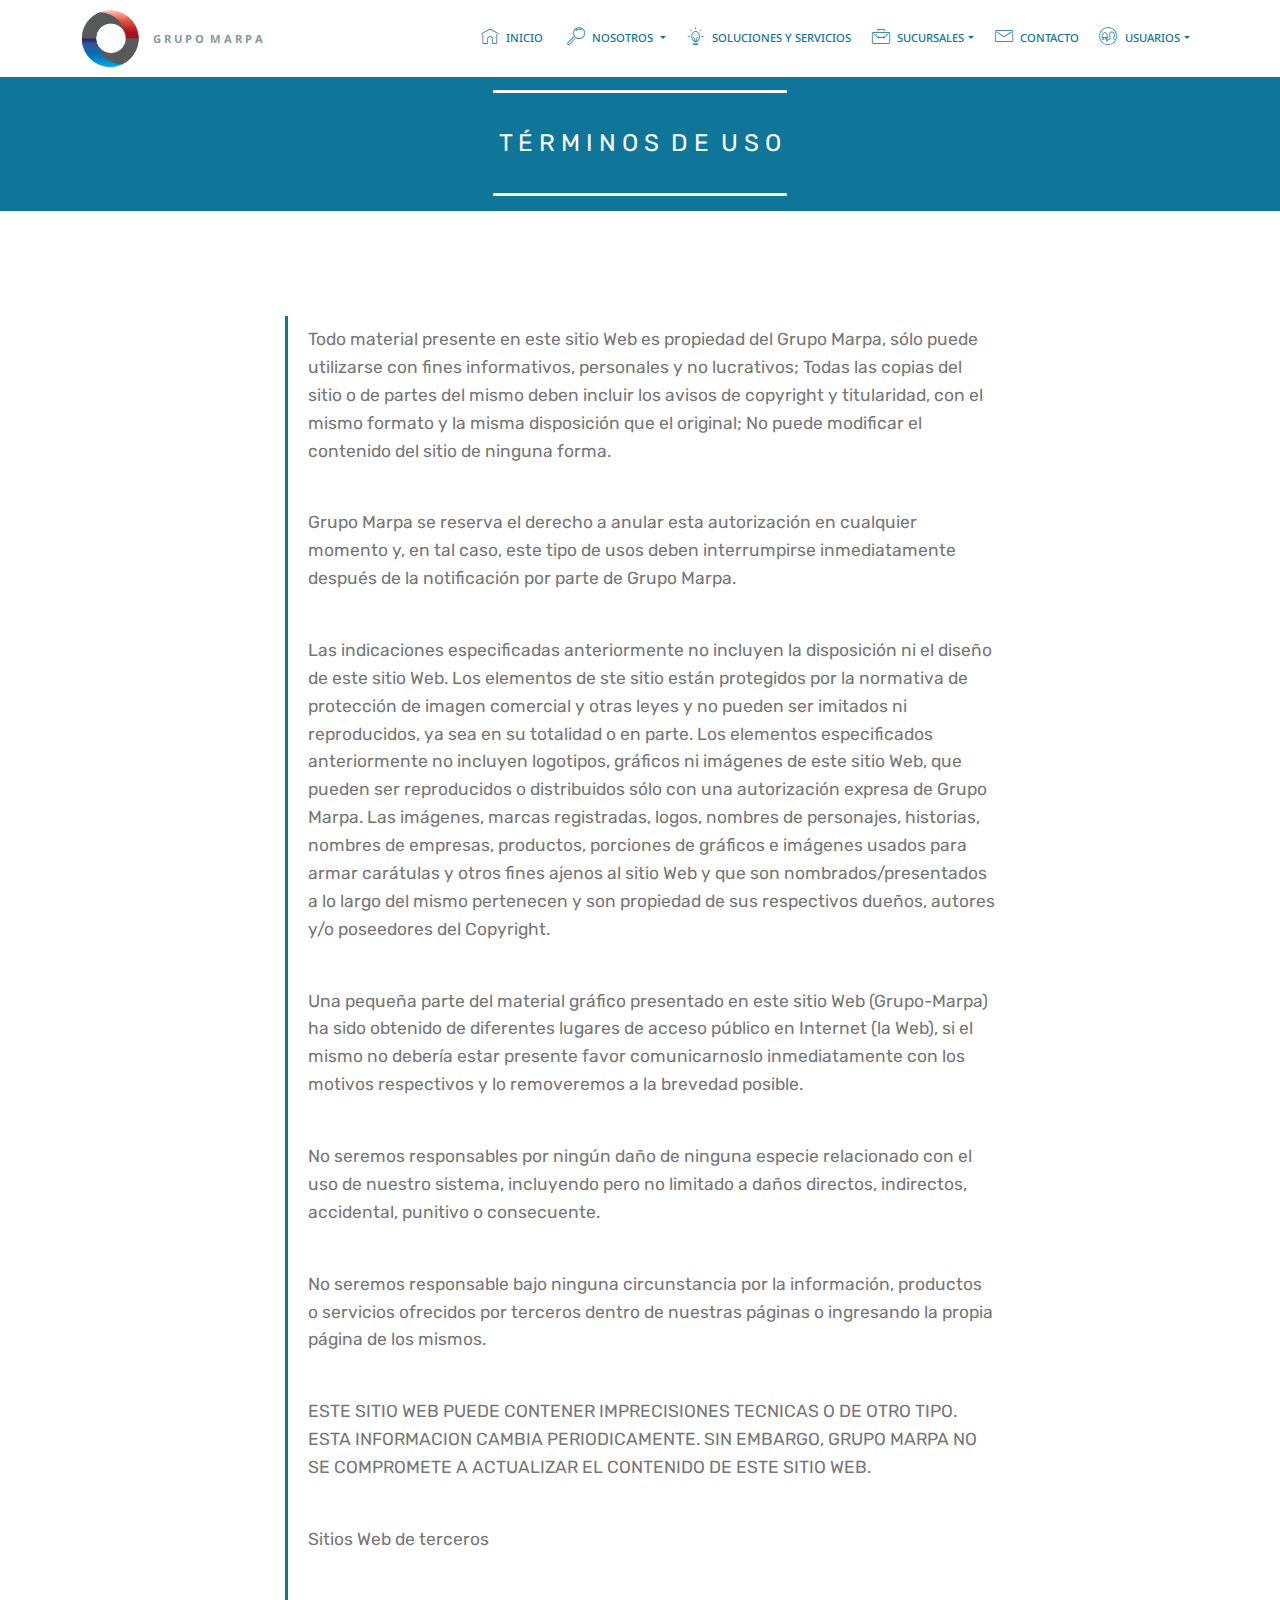
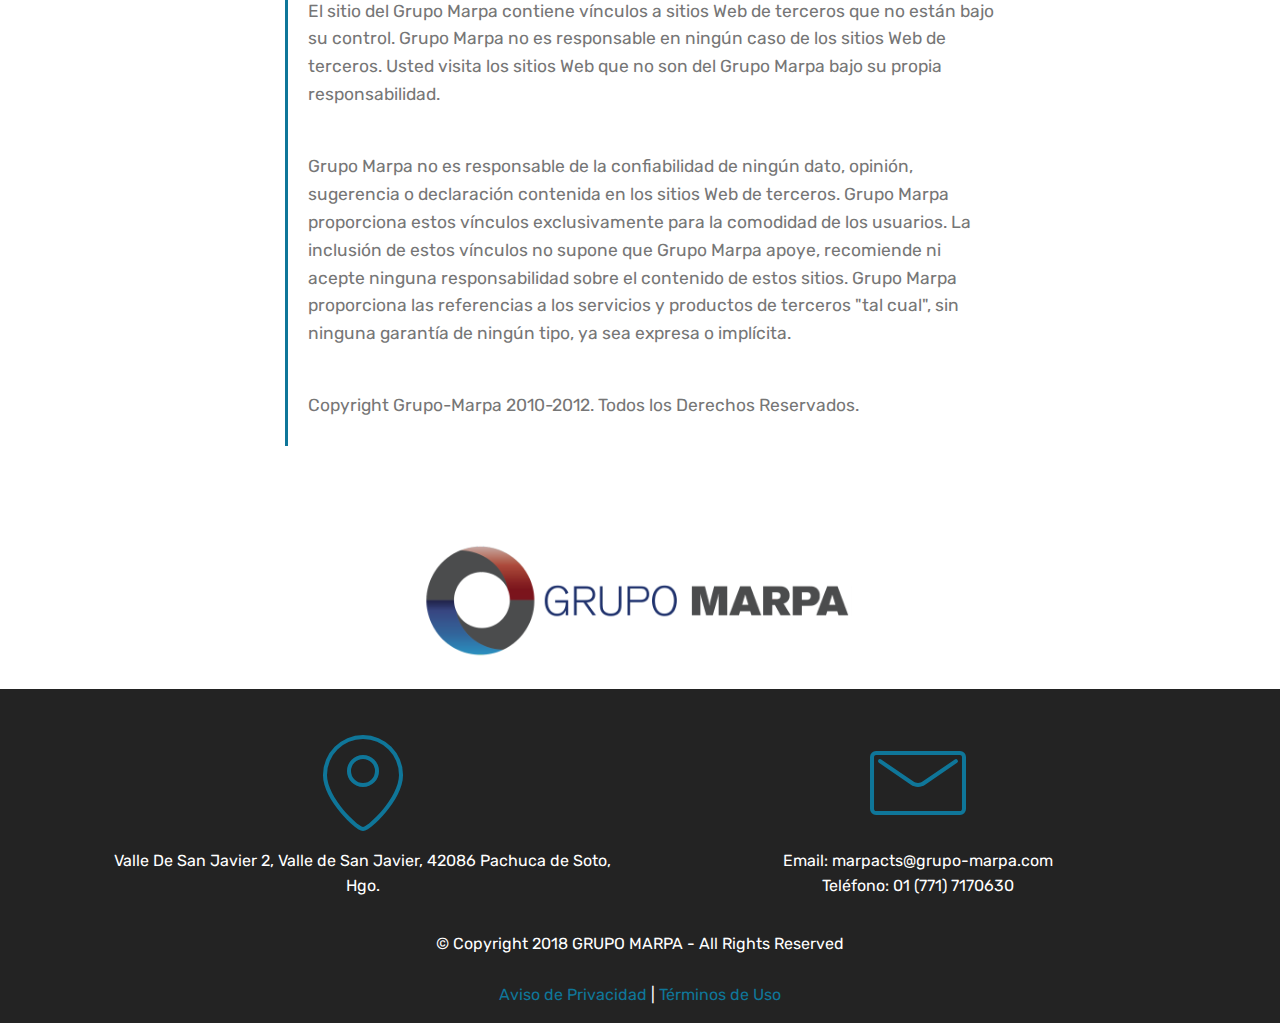
<file: Terminos-de-Uso.html>
<!DOCTYPE html>
<html >
<head>
  <!-- Site made with Mobirise Website Builder v4.6.6, https://mobirise.com -->
  <meta charset="UTF-8">
  <meta http-equiv="X-UA-Compatible" content="IE=edge">
  <meta name="generator" content="Mobirise v4.6.6, mobirise.com">
  <meta name="viewport" content="width=device-width, initial-scale=1, minimum-scale=1">
  <link rel="shortcut icon" href="assets/images/logosl-1687x1690.png" type="image/x-icon">
  <meta name="description" content="Web Page Builder Description">
  <title>Terminos de Uso</title>
  <link rel="stylesheet" href="assets/web/assets/mobirise-icons/mobirise-icons.css">
  <link rel="stylesheet" href="assets/tether/tether.min.css">
  <link rel="stylesheet" href="assets/bootstrap/css/bootstrap.min.css">
  <link rel="stylesheet" href="assets/bootstrap/css/bootstrap-grid.min.css">
  <link rel="stylesheet" href="assets/bootstrap/css/bootstrap-reboot.min.css">
  <link rel="stylesheet" href="assets/dropdown/css/style.css">
  <link rel="stylesheet" href="assets/theme/css/style.css">
  <link rel="stylesheet" href="assets/mobirise/css/mbr-additional.css" type="text/css">
  
  
  
</head>
<body>
  <section class="menu cid-qyk12al8p5" once="menu" id="menu1-z">

    

    <nav class="navbar navbar-expand beta-menu navbar-dropdown align-items-center navbar-fixed-top navbar-toggleable-sm">
        <button class="navbar-toggler navbar-toggler-right" type="button" data-toggle="collapse" data-target="#navbarSupportedContent" aria-controls="navbarSupportedContent" aria-expanded="false" aria-label="Toggle navigation">
            <div class="hamburger">
                <span></span>
                <span></span>
                <span></span>
                <span></span>
            </div>
        </button>
        <div class="menu-logo">
            <div class="navbar-brand">
                <span class="navbar-logo">
                    <a href="index.html">
                         <img src="assets/images/logosl-1687x1690.png" alt="Mobirise" title="" style="height: 3.8rem;">
                    </a>
                </span>
                <span class="navbar-caption-wrap"><a class="navbar-caption text-warning display-4" href="index.html">G R U P O &nbsp;M A R P A</a></span>
            </div>
        </div>
        <div class="collapse navbar-collapse" id="navbarSupportedContent">
            <ul class="navbar-nav nav-dropdown nav-right" data-app-modern-menu="true"><li class="nav-item"><a class="nav-link link text-primary display-4" href="index.html" aria-expanded="false"><span class="mbri-home mbr-iconfont mbr-iconfont-btn"></span>INICIO&nbsp;</a></li><li class="nav-item dropdown">
                    <a class="nav-link link text-primary dropdown-toggle display-4" href="https://mobirise.com" data-toggle="dropdown-submenu" aria-expanded="false"><span class="mbri-search mbr-iconfont mbr-iconfont-btn"></span>NOSOTROS&nbsp;</a><div class="dropdown-menu"><a class="text-primary dropdown-item display-4" href="Nosotros.html#features1-1w">MISIÓN</a><a class="text-primary dropdown-item display-4" href="Nosotros.html#features1-1x">VISIÓN</a><a class="text-primary dropdown-item display-4" href="Nosotros.html#features1-1y">VALORES</a><a class="text-primary dropdown-item display-4" href="Nosotros.html#features1-1z">POLÍTICA DE CALIDAD</a><a class="text-primary dropdown-item display-4" href="Nosotros.html#content10-q">HISTORIA</a></div>
                </li><li class="nav-item"><a class="nav-link link text-primary display-4" href="index.html#content9-j"><span class="mbri-idea mbr-iconfont mbr-iconfont-btn"></span>SOLUCIONES Y SERVICIOS</a></li><li class="nav-item dropdown"><a class="nav-link link text-primary dropdown-toggle display-4" href="https://mobirise.com" data-toggle="dropdown-submenu" aria-expanded="false"><span class="mbri-briefcase mbr-iconfont mbr-iconfont-btn"></span>SUCURSALES</a><div class="dropdown-menu"><div class="dropdown"><a class="text-primary dropdown-item dropdown-toggle display-4" href="http://grupo-marpa.mx/llantasyservicios" target="_blank" aria-expanded="false" data-toggle="dropdown-submenu">MARPA DE PACHUCA</a><div class="dropdown-menu dropdown-submenu"><a class="text-primary dropdown-item display-4" href="page4.html#content9-2w" aria-expanded="false">HIDALGO</a><a class="text-primary dropdown-item display-4" href="http://grupo-marpa.mx/llantasyservicios" target="_blank" aria-expanded="false">PUEBLA</a><a class="text-primary dropdown-item display-4" href="http://grupo-marpa.mx/llantasyservicios" target="_blank" aria-expanded="false">MÉXICO</a><a class="text-primary dropdown-item display-4" href="http://grupo-marpa.mx/llantasyservicios" target="_blank" aria-expanded="false">VERACRUZ</a><a class="text-primary dropdown-item display-4" href="http://grupo-marpa.mx/llantasyservicios" target="_blank" aria-expanded="false">TAMAULIPAS</a></div></div><a class="text-primary dropdown-item display-4" href="http://distribuidores.michelin.com.mx/MX/es/veracruz/cordoba/166277034-tecnologia-en-renovado-gamas-sa-de-cv" target="_blank">GRUPO MARPA IT</a><a class="text-primary dropdown-item display-4" href="http://www.levsalubricantes.com.mx/" target="_blank"></a><a class="text-primary dropdown-item display-4" href="http://grupomarpait.mx/" target="_blank">LEVSA</a><a class="text-primary dropdown-item display-4" href="http://grupomarpait.mx/" target="_blank">RENOVADORA GAMAS</a></div></li><li class="nav-item"><a class="nav-link link text-primary display-4" href="index.html#form4-2j"><span class="mbri-letter mbr-iconfont mbr-iconfont-btn"></span>CONTACTO</a></li><li class="nav-item dropdown"><a class="nav-link link text-primary dropdown-toggle display-4" href="index.html#form1-1j" data-toggle="dropdown-submenu" aria-expanded="false"><span class="mbri-users mbr-iconfont mbr-iconfont-btn"></span>USUARIOS</a><div class="dropdown-menu"><a class="text-primary dropdown-item display-4" href="http://grupo-marpa.com/mail/" target="_blank">WEB MAIL</a><a class="text-primary dropdown-item display-4" href="http://grupo-marpa.com/soporte/" target="_blank">SOPORTES</a><a class="text-primary dropdown-item display-4" href="http://gminventarios.dyndns.org/" target="_blank">INVENTARIOS</a><a class="text-primary dropdown-item display-4" href="http://www.michelin-training.net/" target="_blank">MICHELIN TRAINING</a><a class="text-primary dropdown-item display-4" href="http://www.michelintruck.com/es_MX/" target="_blank">RED DE SERVICIOS MICHELIN</a></div></li></ul>
            
        </div>
    </nav>
</section>

<section class="engine"><a href="https://mobirise.ws/a">best website builder</a></section><section class="mbr-section article content10 cid-qyTu9E6Bvi" id="content10-10">
    
     

    <div class="container">
        <div class="inner-container" style="width: 66%;">
            <hr class="line" style="width: 40%;">
            <div class="section-text align-center mbr-white mbr-fonts-style display-5">T É R M I N O S &nbsp;D E &nbsp;U S O</div>
            <hr class="line" style="width: 40%;">
        </div>
    </div>
</section>

<section class="mbr-section article content1 cid-qyTu3kVOEs" id="content2-11">

     

    <div class="container">
        <div class="media-container-row">
            <div class="mbr-text col-12 col-md-8 mbr-fonts-style display-7">
                <blockquote><p><span style="font-style: normal;">Todo material presente en este sitio Web es propiedad del Grupo Marpa, sólo puede utilizarse con fines informativos, personales y no lucrativos; Todas las copias del sitio o de partes del mismo deben incluir los avisos de copyright y titularidad, con el mismo formato y la misma disposición que el original; No puede modificar el contenido del sitio de ninguna forma.
</span></p><p><span style="font-style: normal;"><br><span style="font-size: 1.09rem;">Grupo Marpa se reserva el derecho a anular esta autorización en cualquier momento y, en tal caso, este tipo de usos deben interrumpirse inmediatamente después de la notificación por parte de Grupo Marpa. &nbsp;</span></span></p><p><span style="font-style: normal;"><span style="font-size: 1.09rem;"><br></span><span style="font-size: 1.09rem;">Las indicaciones especificadas anteriormente no incluyen la disposición ni el diseño de este sitio Web. Los elementos de ste sitio están protegidos por la normativa de protección de imagen comercial y otras leyes y no pueden ser imitados ni reproducidos, ya sea en su totalidad o en parte. Los elementos especificados anteriormente no incluyen logotipos, gráficos ni imágenes de este sitio Web, que pueden ser reproducidos o distribuidos sólo con una autorización expresa de Grupo Marpa. Las imágenes, marcas registradas, logos, nombres de personajes, historias, nombres de empresas, productos, porciones de gráficos e imágenes usados para armar carátulas y otros fines ajenos al sitio Web y que son nombrados/presentados a lo largo del mismo pertenecen y son propiedad de sus respectivos dueños, autores y/o poseedores del Copyright. &nbsp;</span></span></p><p><span style="font-style: normal;"><span style="font-size: 1.09rem;"><br></span><span style="font-size: 1.09rem;">Una pequeña parte del material gráfico presentado en este sitio Web (Grupo-Marpa) ha sido obtenido de diferentes lugares de acceso público en Internet (la Web), si el mismo no debería estar presente favor comunicarnoslo inmediatamente con los motivos respectivos y lo removeremos a la brevedad posible.&nbsp;</span></span></p><p><span style="font-style: normal;"><span style="font-size: 1.09rem;"><br></span><span style="font-size: 1.09rem;">No seremos responsables por ningún daño de ninguna especie relacionado con el uso de nuestro sistema, incluyendo pero no limitado a daños directos, indirectos, accidental, punitivo o consecuente.&nbsp;</span></span></p><p><span style="font-style: normal;"><span style="font-size: 1.09rem;"><br></span><span style="font-size: 1.09rem;">No seremos responsable bajo ninguna circunstancia por la información, productos o servicios ofrecidos por terceros dentro de nuestras páginas o ingresando la propia página de los mismos. &nbsp;</span></span></p><p><span style="font-style: normal;"><span style="font-size: 1.09rem;"><br></span><span style="font-size: 1.09rem;">ESTE SITIO WEB PUEDE CONTENER IMPRECISIONES TECNICAS O DE OTRO TIPO. ESTA INFORMACION CAMBIA PERIODICAMENTE. SIN EMBARGO, GRUPO MARPA NO SE COMPROMETE A ACTUALIZAR EL CONTENIDO DE ESTE SITIO WEB. &nbsp;</span></span></p><p><span style="font-style: normal;"><span style="font-size: 1.09rem;"><br></span><span style="font-size: 1.09rem;">Sitios Web de terceros&nbsp;</span></span></p><p><span style="font-style: normal;"><span style="font-size: 1.09rem;"><br></span><span style="font-size: 1.09rem;">El sitio del Grupo Marpa contiene vínculos a sitios Web de terceros que no están bajo su control. Grupo Marpa no es responsable en ningún caso de los sitios Web de terceros. Usted visita los sitios Web que no son del Grupo Marpa bajo su propia responsabilidad. &nbsp;</span></span></p><p><span style="font-style: normal;"><span style="font-size: 1.09rem;"><br></span><span style="font-size: 1.09rem;">Grupo Marpa no es responsable de la confiabilidad de ningún dato, opinión, sugerencia o declaración contenida en los sitios Web de terceros. Grupo Marpa proporciona estos vínculos exclusivamente para la comodidad de los usuarios. La inclusión de estos vínculos no supone que Grupo Marpa apoye, recomiende ni acepte ninguna responsabilidad sobre el contenido de estos sitios. Grupo Marpa proporciona las referencias a los servicios y productos de terceros "tal cual", sin ninguna garantía de ningún tipo, ya sea expresa o implícita. &nbsp;</span></span></p><p><span style="font-style: normal;"><span style="font-size: 1.09rem;"><br></span><span style="font-size: 1.09rem;">Copyright Grupo-Marpa 2010-2012. Todos los Derechos Reservados.</span></span></p></blockquote>
            </div>
        </div>
    </div>
</section>

<section class="cid-qzpYmIfq7a" id="image1-1t">

    

    <figure class="mbr-figure container">
            <div class="image-block" style="width: 40%;">
                <img src="assets/images/gmlogo-1920x500.png" width="1400" alt="Mobirise" title="">
                
            </div>
    </figure>
</section>

<section class="features1 cid-qzpYlspwWz" id="features1-1s">
    
    

    
    <div class="container">
        <div class="media-container-row">

            <div class="card p-3 col-12 col-md-6">
                <div class="card-img pb-3">
                    <span class="mbr-iconfont mbri-pin" style="color: rgb(15, 118, 153);"></span>
                </div>
                <div class="card-box">
                    
                    <p class="mbr-text mbr-fonts-style display-7">Valle De San Javier 2, Valle de San Javier, 42086 Pachuca de Soto, Hgo.</p>
                </div>
            </div>

            <div class="card p-3 col-12 col-md-6">
                <div class="card-img pb-3">
                    <span class="mbr-iconfont mbri-letter" style="color: rgb(15, 118, 153);"></span>
                </div>
                <div class="card-box">
                    
                    <p class="mbr-text mbr-fonts-style display-7">Email: marpacts@grupo-marpa.com 
<br>Teléfono: 01 (771) 7170630</p>
                </div>
            </div>

            

            

        </div>

    </div>

</section>

<section once="" class="cid-qyCEcitECh" id="footer6-12">

    

    

    <div class="container">
        <div class="media-container-row align-center mbr-white">
            <div class="col-12">
                <p class="mbr-text mb-0 mbr-fonts-style display-7">
                    © Copyright 2018 GRUPO MARPA - All Rights Reserved<br><br><a href="Aviso-de-Privacidad.html">Aviso de Privacidad</a> | <a href="Terminos-de-Uso.html">Términos de Uso</a><br>
                </p>
            </div>
        </div>
    </div>
</section>


  <script src="assets/web/assets/jquery/jquery.min.js"></script>
  <script src="assets/popper/popper.min.js"></script>
  <script src="assets/tether/tether.min.js"></script>
  <script src="assets/bootstrap/js/bootstrap.min.js"></script>
  <script src="assets/smoothscroll/smooth-scroll.js"></script>
  <script src="assets/dropdown/js/script.min.js"></script>
  <script src="assets/touchswipe/jquery.touch-swipe.min.js"></script>
  <script src="assets/theme/js/script.js"></script>
  
  
</body>
</html>
</file>
<file: assets/web/assets/mobirise-icons-bold/mobirise-icons-bold.css>
@font-face {
  font-family: 'mobirise-icons-bold';
  src:  url('mobirise-icons-bold.eot?m1l4yr');
  src:  url('mobirise-icons-bold.eot?m1l4yr#iefix') format('embedded-opentype'),
    url('mobirise-icons-bold.ttf?m1l4yr') format('truetype'),
    url('mobirise-icons-bold.woff?m1l4yr') format('woff'),
    url('mobirise-icons-bold.svg?m1l4yr#mobirise-icons-bold') format('svg');
  font-weight: normal;
  font-style: normal;
}

[class^="mbrib-"], [class*="mbrib-"] {
  /* use !important to prevent issues with browser extensions that change fonts */
  font-family: 'mobirise-icons-bold' !important;
  speak: none;
  font-style: normal;
  font-weight: normal;
  font-variant: normal;
  text-transform: none;
  line-height: 1;

  /* Better Font Rendering =========== */
  -webkit-font-smoothing: antialiased;
  -moz-osx-font-smoothing: grayscale;
}

.mbrib-add-submenu:before {
  content: "\e900";
}
.mbrib-alert:before {
  content: "\e901";
}
.mbrib-align-center:before {
  content: "\e902";
}
.mbrib-align-justify:before {
  content: "\e903";
}
.mbrib-align-left:before {
  content: "\e904";
}
.mbrib-align-right:before {
  content: "\e905";
}
.mbrib-android:before {
  content: "\e906";
}
.mbrib-apple:before {
  content: "\e907";
}
.mbrib-arrow-down:before {
  content: "\e908";
}
.mbrib-arrow-next:before {
  content: "\e909";
}
.mbrib-arrow-prev:before {
  content: "\e90a";
}
.mbrib-arrow-up:before {
  content: "\e90b";
}
.mbrib-bold:before {
  content: "\e90c";
}
.mbrib-bookmark:before {
  content: "\e90d";
}
.mbrib-bootstrap:before {
  content: "\e90e";
}
.mbrib-briefcase:before {
  content: "\e90f";
}
.mbrib-browse:before {
  content: "\e910";
}
.mbrib-bulleted-list:before {
  content: "\e911";
}
.mbrib-calendar:before {
  content: "\e912";
}
.mbrib-camera:before {
  content: "\e913";
}
.mbrib-cart-add:before {
  content: "\e914";
}
.mbrib-cart-full:before {
  content: "\e915";
}
.mbrib-cash:before {
  content: "\e916";
}
.mbrib-change-style:before {
  content: "\e917";
}
.mbrib-chat:before {
  content: "\e918";
}
.mbrib-clock:before {
  content: "\e919";
}
.mbrib-close:before {
  content: "\e91a";
}
.mbrib-cloud:before {
  content: "\e91b";
}
.mbrib-code:before {
  content: "\e91c";
}
.mbrib-contact-form:before {
  content: "\e91d";
}
.mbrib-credit-card:before {
  content: "\e91e";
}
.mbrib-cursor-click:before {
  content: "\e91f";
}
.mbrib-cust-feedback:before {
  content: "\e920";
}
.mbrib-database:before {
  content: "\e921";
}
.mbrib-delivery:before {
  content: "\e922";
}
.mbrib-desktop:before {
  content: "\e923";
}
.mbrib-devices:before {
  content: "\e924";
}
.mbrib-down:before {
  content: "\e925";
}
.mbrib-download:before {
  content: "\e926";
}
.mbrib-drag-n-drop:before {
  content: "\e927";
}
.mbrib-drag-n-drop2:before {
  content: "\e928";
}
.mbrib-edit:before {
  content: "\e929";
}
.mbrib-edit2:before {
  content: "\e92a";
}
.mbrib-error:before {
  content: "\e92b";
}
.mbrib-extension:before {
  content: "\e92c";
}
.mbrib-features:before {
  content: "\e92d";
}
.mbrib-file:before {
  content: "\e92e";
}
.mbrib-flag:before {
  content: "\e92f";
}
.mbrib-folder:before {
  content: "\e930";
}
.mbrib-gift:before {
  content: "\e931";
}
.mbrib-github:before {
  content: "\e932";
}
.mbrib-globe-2:before {
  content: "\e933";
}
.mbrib-globe:before {
  content: "\e934";
}
.mbrib-growing-chart:before {
  content: "\e935";
}
.mbrib-hearth:before {
  content: "\e936";
}
.mbrib-help:before {
  content: "\e937";
}
.mbrib-home:before {
  content: "\e938";
}
.mbrib-hot-cup:before {
  content: "\e939";
}
.mbrib-idea:before {
  content: "\e93a";
}
.mbrib-image-gallery:before {
  content: "\e93b";
}
.mbrib-image-slider:before {
  content: "\e93c";
}
.mbrib-info:before {
  content: "\e93d";
}
.mbrib-italic:before {
  content: "\e93e";
}
.mbrib-key:before {
  content: "\e93f";
}
.mbrib-laptop:before {
  content: "\e940";
}
.mbrib-layers:before {
  content: "\e941";
}
.mbrib-left-right:before {
  content: "\e942";
}
.mbrib-left:before {
  content: "\e943";
}
.mbrib-letter:before {
  content: "\e944";
}
.mbrib-like:before {
  content: "\e945";
}
.mbrib-link:before {
  content: "\e946";
}
.mbrib-lock:before {
  content: "\e947";
}
.mbrib-login:before {
  content: "\e948";
}
.mbrib-logout:before {
  content: "\e949";
}
.mbrib-magic-stick:before {
  content: "\e94a";
}
.mbrib-map-pin:before {
  content: "\e94b";
}
.mbrib-menu:before {
  content: "\e94c";
}
.mbrib-mobile:before {
  content: "\e94d";
}
.mbrib-mobile2:before {
  content: "\e94e";
}
.mbrib-mobirise:before {
  content: "\e94f";
}
.mbrib-more-horizontal:before {
  content: "\e950";
}
.mbrib-more-vertical:before {
  content: "\e951";
}
.mbrib-music:before {
  content: "\e952";
}
.mbrib-new-file:before {
  content: "\e953";
}
.mbrib-numbered-list:before {
  content: "\e954";
}
.mbrib-opened-folder:before {
  content: "\e955";
}
.mbrib-pages:before {
  content: "\e956";
}
.mbrib-paper-plane:before {
  content: "\e957";
}
.mbrib-paperclip:before {
  content: "\e958";
}
.mbrib-photo:before {
  content: "\e959";
}
.mbrib-photos:before {
  content: "\e95a";
}
.mbrib-pin:before {
  content: "\e95b";
}
.mbrib-play:before {
  content: "\e95c";
}
.mbrib-plus:before {
  content: "\e95d";
}
.mbrib-preview:before {
  content: "\e95e";
}
.mbrib-print:before {
  content: "\e95f";
}
.mbrib-protect:before {
  content: "\e960";
}
.mbrib-question:before {
  content: "\e961";
}
.mbrib-quote-left:before {
  content: "\e962";
}
.mbrib-quote-right:before {
  content: "\e963";
}
.mbrib-redo:before {
  content: "\e964";
}
.mbrib-refresh:before {
  content: "\e965";
}
.mbrib-responsive:before {
  content: "\e966";
}
.mbrib-right:before {
  content: "\e967";
}
.mbrib-rocket:before {
  content: "\e968";
}
.mbrib-sad-face:before {
  content: "\e969";
}
.mbrib-sale:before {
  content: "\e96a";
}
.mbrib-save:before {
  content: "\e96b";
}
.mbrib-search:before {
  content: "\e96c";
}
.mbrib-setting:before {
  content: "\e96d";
}
.mbrib-setting2:before {
  content: "\e96e";
}
.mbrib-setting3:before {
  content: "\e96f";
}
.mbrib-share:before {
  content: "\e970";
}
.mbrib-shopping-bag:before {
  content: "\e971";
}
.mbrib-shopping-basket:before {
  content: "\e972";
}
.mbrib-shopping-cart:before {
  content: "\e973";
}
.mbrib-sites:before {
  content: "\e974";
}
.mbrib-smile-face:before {
  content: "\e975";
}
.mbrib-speed:before {
  content: "\e976";
}
.mbrib-star:before {
  content: "\e977";
}
.mbrib-success:before {
  content: "\e978";
}
.mbrib-sun:before {
  content: "\e979";
}
.mbrib-sun2:before {
  content: "\e97a";
}
.mbrib-tablet-vertical:before {
  content: "\e97b";
}
.mbrib-tablet:before {
  content: "\e97c";
}
.mbrib-target:before {
  content: "\e97d";
}
.mbrib-timer:before {
  content: "\e97e";
}
.mbrib-to-ftp:before {
  content: "\e97f";
}
.mbrib-to-local-drive:before {
  content: "\e980";
}
.mbrib-touch-swipe:before {
  content: "\e981";
}
.mbrib-touch:before {
  content: "\e982";
}
.mbrib-trash:before {
  content: "\e983";
}
.mbrib-underline:before {
  content: "\e984";
}
.mbrib-undo:before {
  content: "\e985";
}
.mbrib-unlink:before {
  content: "\e986";
}
.mbrib-unlock:before {
  content: "\e987";
}
.mbrib-up-down:before {
  content: "\e988";
}
.mbrib-up:before {
  content: "\e989";
}
.mbrib-update:before {
  content: "\e98a";
}
.mbrib-upload:before {
  content: "\e98b";
}
.mbrib-user:before {
  content: "\e98c";
}
.mbrib-user2:before {
  content: "\e98d";
}
.mbrib-users:before {
  content: "\e98e";
}
.mbrib-video-play:before {
  content: "\e98f";
}
.mbrib-video:before {
  content: "\e990";
}
.mbrib-watch:before {
  content: "\e991";
}
.mbrib-website-theme:before {
  content: "\e992";
}
.mbrib-wifi:before {
  content: "\e993";
}
.mbrib-windows:before {
  content: "\e994";
}
.mbrib-zoom-out:before {
  content: "\e995";
}
</file>
<file: assets/web/assets/mobirise-icons/mobirise-icons.css>
@font-face {
  font-family: 'MobiriseIcons';
  src:  url('mobirise-icons.eot?spat4u');
  src:  url('mobirise-icons.eot?spat4u#iefix') format('embedded-opentype'),
    url('mobirise-icons.ttf?spat4u') format('truetype'),
    url('mobirise-icons.woff?spat4u') format('woff'),
    url('mobirise-icons.svg?spat4u#MobiriseIcons') format('svg');
  font-weight: normal;
  font-style: normal;
}

[class^="mbri-"], [class*=" mbri-"] {
  /* use !important to prevent issues with browser extensions that change fonts */
  font-family: MobiriseIcons !important;
  speak: none;
  font-style: normal;
  font-weight: normal;
  font-variant: normal;
  text-transform: none;
  line-height: 1;

  /* Better Font Rendering =========== */
  -webkit-font-smoothing: antialiased;
  -moz-osx-font-smoothing: grayscale;
}

.mbri-add-submenu:before {
  content: "\e900";
}
.mbri-alert:before {
  content: "\e901";
}
.mbri-align-center:before {
  content: "\e902";
}
.mbri-align-justify:before {
  content: "\e903";
}
.mbri-align-left:before {
  content: "\e904";
}
.mbri-align-right:before {
  content: "\e905";
}
.mbri-android:before {
  content: "\e906";
}
.mbri-apple:before {
  content: "\e907";
}
.mbri-arrow-down:before {
  content: "\e908";
}
.mbri-arrow-next:before {
  content: "\e909";
}
.mbri-arrow-prev:before {
  content: "\e90a";
}
.mbri-arrow-up:before {
  content: "\e90b";
}
.mbri-bold:before {
  content: "\e90c";
}
.mbri-bookmark:before {
  content: "\e90d";
}
.mbri-bootstrap:before {
  content: "\e90e";
}
.mbri-briefcase:before {
  content: "\e90f";
}
.mbri-browse:before {
  content: "\e910";
}
.mbri-bulleted-list:before {
  content: "\e911";
}
.mbri-calendar:before {
  content: "\e912";
}
.mbri-camera:before {
  content: "\e913";
}
.mbri-cart-add:before {
  content: "\e914";
}
.mbri-cart-full:before {
  content: "\e915";
}
.mbri-cash:before {
  content: "\e916";
}
.mbri-change-style:before {
  content: "\e917";
}
.mbri-chat:before {
  content: "\e918";
}
.mbri-clock:before {
  content: "\e919";
}
.mbri-close:before {
  content: "\e91a";
}
.mbri-cloud:before {
  content: "\e91b";
}
.mbri-code:before {
  content: "\e91c";
}
.mbri-contact-form:before {
  content: "\e91d";
}
.mbri-credit-card:before {
  content: "\e91e";
}
.mbri-cursor-click:before {
  content: "\e91f";
}
.mbri-cust-feedback:before {
  content: "\e920";
}
.mbri-database:before {
  content: "\e921";
}
.mbri-delivery:before {
  content: "\e922";
}
.mbri-desktop:before {
  content: "\e923";
}
.mbri-devices:before {
  content: "\e924";
}
.mbri-down:before {
  content: "\e925";
}
.mbri-download:before {
  content: "\e989";
}
.mbri-drag-n-drop:before {
  content: "\e927";
}
.mbri-drag-n-drop2:before {
  content: "\e928";
}
.mbri-edit:before {
  content: "\e929";
}
.mbri-edit2:before {
  content: "\e92a";
}
.mbri-error:before {
  content: "\e92b";
}
.mbri-extension:before {
  content: "\e92c";
}
.mbri-features:before {
  content: "\e92d";
}
.mbri-file:before {
  content: "\e92e";
}
.mbri-flag:before {
  content: "\e92f";
}
.mbri-folder:before {
  content: "\e930";
}
.mbri-gift:before {
  content: "\e931";
}
.mbri-github:before {
  content: "\e932";
}
.mbri-globe:before {
  content: "\e933";
}
.mbri-globe-2:before {
  content: "\e934";
}
.mbri-growing-chart:before {
  content: "\e935";
}
.mbri-hearth:before {
  content: "\e936";
}
.mbri-help:before {
  content: "\e937";
}
.mbri-home:before {
  content: "\e938";
}
.mbri-hot-cup:before {
  content: "\e939";
}
.mbri-idea:before {
  content: "\e93a";
}
.mbri-image-gallery:before {
  content: "\e93b";
}
.mbri-image-slider:before {
  content: "\e93c";
}
.mbri-info:before {
  content: "\e93d";
}
.mbri-italic:before {
  content: "\e93e";
}
.mbri-key:before {
  content: "\e93f";
}
.mbri-laptop:before {
  content: "\e940";
}
.mbri-layers:before {
  content: "\e941";
}
.mbri-left-right:before {
  content: "\e942";
}
.mbri-left:before {
  content: "\e943";
}
.mbri-letter:before {
  content: "\e944";
}
.mbri-like:before {
  content: "\e945";
}
.mbri-link:before {
  content: "\e946";
}
.mbri-lock:before {
  content: "\e947";
}
.mbri-login:before {
  content: "\e948";
}
.mbri-logout:before {
  content: "\e949";
}
.mbri-magic-stick:before {
  content: "\e94a";
}
.mbri-map-pin:before {
  content: "\e94b";
}
.mbri-menu:before {
  content: "\e94c";
}
.mbri-mobile:before {
  content: "\e94d";
}
.mbri-mobile2:before {
  content: "\e94e";
}
.mbri-mobirise:before {
  content: "\e94f";
}
.mbri-more-horizontal:before {
  content: "\e950";
}
.mbri-more-vertical:before {
  content: "\e951";
}
.mbri-music:before {
  content: "\e952";
}
.mbri-new-file:before {
  content: "\e953";
}
.mbri-numbered-list:before {
  content: "\e954";
}
.mbri-opened-folder:before {
  content: "\e955";
}
.mbri-pages:before {
  content: "\e956";
}
.mbri-paper-plane:before {
  content: "\e957";
}
.mbri-paperclip:before {
  content: "\e958";
}
.mbri-photo:before {
  content: "\e959";
}
.mbri-photos:before {
  content: "\e95a";
}
.mbri-pin:before {
  content: "\e95b";
}
.mbri-play:before {
  content: "\e95c";
}
.mbri-plus:before {
  content: "\e95d";
}
.mbri-preview:before {
  content: "\e95e";
}
.mbri-print:before {
  content: "\e95f";
}
.mbri-protect:before {
  content: "\e960";
}
.mbri-question:before {
  content: "\e961";
}
.mbri-quote-left:before {
  content: "\e962";
}
.mbri-quote-right:before {
  content: "\e963";
}
.mbri-refresh:before {
  content: "\e964";
}
.mbri-responsive:before {
  content: "\e965";
}
.mbri-right:before {
  content: "\e966";
}
.mbri-rocket:before {
  content: "\e967";
}
.mbri-sad-face:before {
  content: "\e968";
}
.mbri-sale:before {
  content: "\e969";
}
.mbri-save:before {
  content: "\e96a";
}
.mbri-search:before {
  content: "\e96b";
}
.mbri-setting:before {
  content: "\e96c";
}
.mbri-setting2:before {
  content: "\e96d";
}
.mbri-setting3:before {
  content: "\e96e";
}
.mbri-share:before {
  content: "\e96f";
}
.mbri-shopping-bag:before {
  content: "\e970";
}
.mbri-shopping-basket:before {
  content: "\e971";
}
.mbri-shopping-cart:before {
  content: "\e972";
}
.mbri-sites:before {
  content: "\e973";
}
.mbri-smile-face:before {
  content: "\e974";
}
.mbri-speed:before {
  content: "\e975";
}
.mbri-star:before {
  content: "\e976";
}
.mbri-success:before {
  content: "\e977";
}
.mbri-sun:before {
  content: "\e978";
}
.mbri-sun2:before {
  content: "\e979";
}
.mbri-tablet:before {
  content: "\e97a";
}
.mbri-tablet-vertical:before {
  content: "\e97b";
}
.mbri-target:before {
  content: "\e97c";
}
.mbri-timer:before {
  content: "\e97d";
}
.mbri-to-ftp:before {
  content: "\e97e";
}
.mbri-to-local-drive:before {
  content: "\e97f";
}
.mbri-touch-swipe:before {
  content: "\e980";
}
.mbri-touch:before {
  content: "\e981";
}
.mbri-trash:before {
  content: "\e982";
}
.mbri-underline:before {
  content: "\e983";
}
.mbri-unlink:before {
  content: "\e984";
}
.mbri-unlock:before {
  content: "\e985";
}
.mbri-up-down:before {
  content: "\e986";
}
.mbri-up:before {
  content: "\e987";
}
.mbri-update:before {
  content: "\e988";
}
.mbri-upload:before {
 content: "\e926"; 
}
.mbri-user:before {
  content: "\e98a";
}
.mbri-user2:before {
  content: "\e98b";
}
.mbri-users:before {
  content: "\e98c";
}
.mbri-video:before {
  content: "\e98d";
}
.mbri-video-play:before {
  content: "\e98e";
}
.mbri-watch:before {
  content: "\e98f";
}
.mbri-website-theme:before {
  content: "\e990";
}
.mbri-wifi:before {
  content: "\e991";
}
.mbri-windows:before {
  content: "\e992";
}
.mbri-zoom-out:before {
  content: "\e993";
}
.mbri-redo:before {
  content: "\e994";
}
.mbri-undo:before {
  content: "\e995";
}
</file>
<file: assets/dropdown/css/style.css>
.navbar-dropdown {
  left: 0;
  padding: 0;
  position: absolute;
  right: 0;
  top: 0;
  transition: all 0.45s ease;
  z-index: 1030;
  background: #282828; }
  .navbar-dropdown .navbar-logo {
    margin-right: 0.8rem;
    transition: margin 0.3s ease-in-out;
    vertical-align: middle; }
    .navbar-dropdown .navbar-logo img {
      height: 3.125rem;
      transition: all 0.3s ease-in-out; }
    .navbar-dropdown .navbar-logo.mbr-iconfont {
      font-size: 3.125rem;
      line-height: 3.125rem; }
  .navbar-dropdown .navbar-caption {
    font-weight: 700;
    white-space: normal;
    vertical-align: -4px;
    line-height: 3.125rem !important; }
    .navbar-dropdown .navbar-caption, .navbar-dropdown .navbar-caption:hover {
      color: inherit;
      text-decoration: none; }
  .navbar-dropdown .mbr-iconfont + .navbar-caption {
    vertical-align: -1px; }
  .navbar-dropdown.navbar-fixed-top {
    position: fixed; }
  .navbar-dropdown .navbar-brand span {
    vertical-align: -4px; }
  .navbar-dropdown.bg-color.transparent {
    background: none; }
  .navbar-dropdown.navbar-short .navbar-brand {
    padding: 0.625rem 0; }
    .navbar-dropdown.navbar-short .navbar-brand span {
      vertical-align: -1px; }
  .navbar-dropdown.navbar-short .navbar-caption {
    line-height: 2.375rem !important;
    vertical-align: -2px; }
  .navbar-dropdown.navbar-short .navbar-logo {
    margin-right: 0.5rem; }
    .navbar-dropdown.navbar-short .navbar-logo img {
      height: 2.375rem; }
    .navbar-dropdown.navbar-short .navbar-logo.mbr-iconfont {
      font-size: 2.375rem;
      line-height: 2.375rem; }
  .navbar-dropdown.navbar-short .mbr-table-cell {
    height: 3.625rem; }
  .navbar-dropdown .navbar-close {
    left: 0.6875rem;
    position: fixed;
    top: 0.75rem;
    z-index: 1000; }
  .navbar-dropdown .hamburger-icon {
    content: "";
    display: inline-block;
    vertical-align: middle;
    width: 16px;
    -webkit-box-shadow: 0 -6px 0 1px #282828,0 0 0 1px #282828,0 6px 0 1px #282828;
    -moz-box-shadow: 0 -6px 0 1px #282828,0 0 0 1px #282828,0 6px 0 1px #282828;
    box-shadow: 0 -6px 0 1px #282828,0 0 0 1px #282828,0 6px 0 1px #282828; }

.dropdown-menu .dropdown-toggle[data-toggle="dropdown-submenu"]::after {
  border-bottom: 0.35em solid transparent;
  border-left: 0.35em solid;
  border-right: 0;
  border-top: 0.35em solid transparent;
  margin-left: 0.3rem; }

.dropdown-menu .dropdown-item:focus {
  outline: 0; }

.nav-dropdown {
  font-size: 0.75rem;
  font-weight: 500;
  height: auto !important; }
  .nav-dropdown .nav-btn {
    padding-left: 1rem; }
  .nav-dropdown .link {
    margin: .667em 1.667em;
    font-weight: 500;
    padding: 0;
    transition: color .2s ease-in-out; }
    .nav-dropdown .link.dropdown-toggle {
      margin-right: 2.583em; }
      .nav-dropdown .link.dropdown-toggle::after {
        margin-left: .25rem;
        border-top: 0.35em solid;
        border-right: 0.35em solid transparent;
        border-left: 0.35em solid transparent;
        border-bottom: 0; }
      .nav-dropdown .link.dropdown-toggle[aria-expanded="true"] {
        margin: 0;
        padding: 0.667em 3.263em  0.667em 1.667em; }
  .nav-dropdown .link::after,
  .nav-dropdown .dropdown-item::after {
    color: inherit; }
  .nav-dropdown .btn {
    font-size: 0.75rem;
    font-weight: 700;
    letter-spacing: 0;
    margin-bottom: 0;
    padding-left: 1.25rem;
    padding-right: 1.25rem; }
  .nav-dropdown .dropdown-menu {
    border-radius: 0;
    border: 0;
    left: 0;
    margin: 0;
    padding-bottom: 1.25rem;
    padding-top: 1.25rem;
    position: relative; }
  .nav-dropdown .dropdown-submenu {
    margin-left: 0.125rem;
    top: 0; }
  .nav-dropdown .dropdown-item {
    font-weight: 500;
    line-height: 2;
    padding: 0.3846em 4.615em 0.3846em 1.5385em;
    position: relative;
    transition: color .2s ease-in-out, background-color .2s ease-in-out; }
    .nav-dropdown .dropdown-item::after {
      margin-top: -0.3077em;
      position: absolute;
      right: 1.1538em;
      top: 50%; }
    .nav-dropdown .dropdown-item:focus, .nav-dropdown .dropdown-item:hover {
      background: none; }

@media (max-width: 767px) {
  .nav-dropdown.navbar-toggleable-sm {
    bottom: 0;
    display: none;
    left: 0;
    overflow-x: hidden;
    position: fixed;
    top: 0;
    transform: translateX(-100%);
    -ms-transform: translateX(-100%);
    -webkit-transform: translateX(-100%);
    width: 18.75rem;
    z-index: 999; } }
.nav-dropdown.navbar-toggleable-xl {
  bottom: 0;
  display: none;
  left: 0;
  overflow-x: hidden;
  position: fixed;
  top: 0;
  transform: translateX(-100%);
  -ms-transform: translateX(-100%);
  -webkit-transform: translateX(-100%);
  width: 18.75rem;
  z-index: 999; }

.nav-dropdown-sm {
  display: block !important;
  overflow-x: hidden;
  overflow: auto;
  padding-top: 3.875rem; }
  .nav-dropdown-sm::after {
    content: "";
    display: block;
    height: 3rem;
    width: 100%; }
  .nav-dropdown-sm.collapse.in ~ .navbar-close {
    display: block !important; }
  .nav-dropdown-sm.collapsing, .nav-dropdown-sm.collapse.in {
    transform: translateX(0);
    -ms-transform: translateX(0);
    -webkit-transform: translateX(0);
    transition: all 0.25s ease-out;
    -webkit-transition: all 0.25s ease-out;
    background: #282828; }
  .nav-dropdown-sm.collapsing[aria-expanded="false"] {
    transform: translateX(-100%);
    -ms-transform: translateX(-100%);
    -webkit-transform: translateX(-100%); }
  .nav-dropdown-sm .nav-item {
    display: block;
    margin-left: 0 !important;
    padding-left: 0; }
  .nav-dropdown-sm .link,
  .nav-dropdown-sm .dropdown-item {
    border-top: 1px dotted rgba(255, 255, 255, 0.1);
    font-size: 0.8125rem;
    line-height: 1.6;
    margin: 0 !important;
    padding: 0.875rem 2.4rem 0.875rem 1.5625rem !important;
    position: relative;
    white-space: normal; }
    .nav-dropdown-sm .link:focus, .nav-dropdown-sm .link:hover,
    .nav-dropdown-sm .dropdown-item:focus,
    .nav-dropdown-sm .dropdown-item:hover {
      background: rgba(0, 0, 0, 0.2) !important;
      color: #c0a375; }
  .nav-dropdown-sm .nav-btn {
    position: relative;
    padding: 1.5625rem 1.5625rem 0 1.5625rem; }
    .nav-dropdown-sm .nav-btn::before {
      border-top: 1px dotted rgba(255, 255, 255, 0.1);
      content: "";
      left: 0;
      position: absolute;
      top: 0;
      width: 100%; }
    .nav-dropdown-sm .nav-btn + .nav-btn {
      padding-top: 0.625rem; }
      .nav-dropdown-sm .nav-btn + .nav-btn::before {
        display: none; }
  .nav-dropdown-sm .btn {
    padding: 0.625rem 0; }
  .nav-dropdown-sm .dropdown-toggle[data-toggle="dropdown-submenu"]::after {
    margin-left: .25rem;
    border-top: 0.35em solid;
    border-right: 0.35em solid transparent;
    border-left: 0.35em solid transparent;
    border-bottom: 0; }
  .nav-dropdown-sm .dropdown-toggle[data-toggle="dropdown-submenu"][aria-expanded="true"]::after {
    border-top: 0;
    border-right: 0.35em solid transparent;
    border-left: 0.35em solid transparent;
    border-bottom: 0.35em solid; }
  .nav-dropdown-sm .dropdown-menu {
    margin: 0;
    padding: 0;
    position: relative;
    top: 0;
    left: 0;
    width: 100%;
    border: 0;
    float: none;
    border-radius: 0;
    background: none; }
  .nav-dropdown-sm .dropdown-submenu {
    left: 100%;
    margin-left: 0.125rem;
    margin-top: -1.25rem;
    top: 0; }

.navbar-toggleable-sm .nav-dropdown .dropdown-menu {
  position: absolute; }

.navbar-toggleable-sm .nav-dropdown .dropdown-submenu {
  left: 100%;
  margin-left: 0.125rem;
  margin-top: -1.25rem;
  top: 0; }

.navbar-toggleable-sm.opened .nav-dropdown .dropdown-menu {
  position: relative; }

.navbar-toggleable-sm.opened .nav-dropdown .dropdown-submenu {
  left: 0;
  margin-left: 00rem;
  margin-top: 0rem;
  top: 0; }

.is-builder .nav-dropdown.collapsing {
  transition: none !important; }

/*# sourceMappingURL=style.css.map */
</file>
<file: assets/theme/css/style.css>
/*!
 * Mobirise v4 theme (https://mobirise.com/)
 * Copyright 2017 Mobirise
 */
section {
  background-color: #eeeeee; }

section,
.container,
.container-fluid {
  position: relative;
  word-wrap: break-word; }

a.mbr-iconfont:hover {
  text-decoration: none; }

.article .lead p, .article .lead ul, .article .lead ol, .article .lead pre, .article .lead blockquote {
  margin-bottom: 0; }

a {
  font-style: normal;
  font-weight: 400;
  cursor: pointer; }
  a, a:hover {
    text-decoration: none; }

figure {
  margin-bottom: 0; }

body {
  color: #232323; }

h1, h2, h3, h4, h5, h6,
.h1, .h2, .h3, .h4, .h5, .h6,
.display-1, .display-2, .display-3, .display-4 {
  line-height: 1;
  word-break: break-word;
  word-wrap: break-word; }

b, strong {
  font-weight: bold; }

blockquote {
  padding: 10px 0 10px 20px;
  position: relative;
  border-left: 2px solid;
  border-color: #ff3366; }

input:-webkit-autofill, input:-webkit-autofill:hover, input:-webkit-autofill:focus, input:-webkit-autofill:active {
  transition-delay: 9999s;
  transition-property: background-color, color; }

textarea[type="hidden"] {
  display: none; }

body {
  position: relative; }

section {
  background-position: 50% 50%;
  background-repeat: no-repeat;
  background-size: cover; }
  section .mbr-background-video,
  section .mbr-background-video-preview {
    position: absolute;
    bottom: 0;
    left: 0;
    right: 0;
    top: 0; }

.hidden {
  visibility: hidden; }

.mbr-z-index20 {
  z-index: 20; }

/*! Base colors */
.mbr-white {
  color: #ffffff; }

.mbr-black {
  color: #000000; }

.mbr-bg-white {
  background-color: #ffffff; }

.mbr-bg-black {
  background-color: #000000; }

/*! Text-aligns */
.align-left {
  text-align: left; }

.align-center {
  text-align: center; }

.align-right {
  text-align: right; }

@media (max-width: 767px) {
  .align-left, .align-center, .align-right, .mbr-section-btn, .mbr-section-title {
    text-align: center; } }
/*! Font-weight  */
.mbr-light {
  font-weight: 300; }

.mbr-regular {
  font-weight: 400; }

.mbr-semibold {
  font-weight: 500; }

.mbr-bold {
  font-weight: 700; }

/*! Media  */
.media-size-item {
  -webkit-flex: 1 1 auto;
  -moz-flex: 1 1 auto;
  -ms-flex: 1 1 auto;
  -o-flex: 1 1 auto;
  flex: 1 1 auto; }

.media-content {
  -webkit-flex-basis: 100%;
  flex-basis: 100%; }

.media-container-row {
  display: -ms-flexbox;
  display: -webkit-flex;
  display: flex;
  -webkit-flex-direction: row;
  -ms-flex-direction: row;
  flex-direction: row;
  -webkit-flex-wrap: wrap;
  -ms-flex-wrap: wrap;
  flex-wrap: wrap;
  -webkit-justify-content: center;
  -ms-flex-pack: center;
  justify-content: center;
  -webkit-align-content: center;
  -ms-flex-line-pack: center;
  align-content: center;
  -webkit-align-items: start;
  -ms-flex-align: start;
  align-items: start; }
  .media-container-row .media-size-item {
    width: 400px; }

.media-container-column {
  display: -ms-flexbox;
  display: -webkit-flex;
  display: flex;
  -webkit-flex-direction: column;
  -ms-flex-direction: column;
  flex-direction: column;
  -webkit-flex-wrap: wrap;
  -ms-flex-wrap: wrap;
  flex-wrap: wrap;
  -webkit-justify-content: center;
  -ms-flex-pack: center;
  justify-content: center;
  -webkit-align-content: center;
  -ms-flex-line-pack: center;
  align-content: center;
  -webkit-align-items: stretch;
  -ms-flex-align: stretch;
  align-items: stretch; }
  .media-container-column > * {
    width: 100%; }

@media (min-width: 992px) {
  .media-container-row {
    -webkit-flex-wrap: nowrap;
    -ms-flex-wrap: nowrap;
    flex-wrap: nowrap; } }
figure {
  overflow: hidden; }

figure[mbr-media-size] {
  transition: width 0.1s; }

.mbr-figure img, .mbr-figure iframe {
  display: block;
  width: 100%; }

.card {
  background-color: transparent;
  border: none; }

.card-img {
  text-align: center;
  flex-shrink: 0; }

.media {
  max-width: 100%;
  margin: 0 auto; }

.mbr-figure {
  -ms-flex-item-align: center;
  -ms-grid-row-align: center;
  -webkit-align-self: center;
  align-self: center; }

.media-container > div {
  max-width: 100%; }

.mbr-figure img, .card-img img {
  width: 100%; }

@media (max-width: 991px) {
  .media-size-item {
    width: auto !important; }

  .media {
    width: auto; }

  .mbr-figure {
    width: 100% !important; } }
/*! Buttons */
.mbr-section-btn {
  margin-left: -.25rem;
  margin-right: -.25rem;
  font-size: 0; }

nav .mbr-section-btn {
  margin-left: 0rem;
  margin-right: 0rem; }

/*! Btn icon margin */
.btn .mbr-iconfont, .btn.btn-sm .mbr-iconfont {
  cursor: pointer;
  margin-right: 0.5rem; }

.btn.btn-md .mbr-iconfont, .btn.btn-md .mbr-iconfont {
  margin-right: 0.8rem; }

.mbr-regular {
  font-weight: 400; }

.mbr-semibold {
  font-weight: 500; }

.mbr-bold {
  font-weight: 700; }

[type="submit"] {
  -webkit-appearance: none; }

/*! Full-screen */
.mbr-fullscreen .mbr-overlay {
  min-height: 100vh; }

.mbr-fullscreen {
  display: flex;
  display: -webkit-flex;
  display: -moz-flex;
  display: -ms-flex;
  display: -o-flex;
  align-items: center;
  -webkit-align-items: center;
  min-height: 100vh;
  padding-top: 3rem;
  padding-bottom: 3rem; }

/*! Map */
.map {
  height: 25rem;
  position: relative; }
  .map iframe {
    width: 100%;
    height: 100%; }

/* Form */
.form-asterisk {
  font-family: initial;
  position: absolute;
  top: -2px;
  font-weight: normal; }

/*! Scroll to top arrow */
.mbr-arrow-up {
  bottom: 25px;
  right: 90px;
  position: fixed;
  text-align: right;
  z-index: 5000;
  color: #ffffff;
  font-size: 32px;
  transform: rotate(180deg);
  -webkit-transform: rotate(180deg); }

.mbr-arrow-up a {
  background: rgba(0, 0, 0, 0.2);
  border-radius: 3px;
  color: #fff;
  display: inline-block;
  height: 60px;
  width: 60px;
  outline-style: none !important;
  position: relative;
  text-decoration: none;
  transition: all .3s ease-in-out;
  cursor: pointer;
  text-align: center; }
  .mbr-arrow-up a:hover {
    background-color: rgba(0, 0, 0, 0.4); }
  .mbr-arrow-up a i {
    line-height: 60px; }

.mbr-arrow-up-icon {
  display: block;
  color: #fff; }

.mbr-arrow-up-icon::before {
  content: "\203a";
  display: inline-block;
  font-family: serif;
  font-size: 32px;
  line-height: 1;
  font-style: normal;
  position: relative;
  top: 6px;
  left: -4px;
  -webkit-transform: rotate(-90deg);
  transform: rotate(-90deg); }

/*! Arrow Down */
.mbr-arrow {
  position: absolute;
  bottom: 45px;
  left: 50%;
  width: 60px;
  height: 60px;
  cursor: pointer;
  background-color: rgba(80, 80, 80, 0.5);
  border-radius: 50%;
  -webkit-transform: translateX(-50%);
  transform: translateX(-50%); }
  .mbr-arrow > a {
    display: inline-block;
    text-decoration: none;
    outline-style: none;
    -webkit-animation: arrowdown 1.7s ease-in-out infinite;
    animation: arrowdown 1.7s ease-in-out infinite; }
    .mbr-arrow > a > i {
      position: absolute;
      top: -2px;
      left: 15px;
      font-size: 2rem; }

@keyframes arrowdown {
  0% {
    transform: translateY(0px);
    -webkit-transform: translateY(0px); }
  50% {
    transform: translateY(-5px);
    -webkit-transform: translateY(-5px); }
  100% {
    transform: translateY(0px);
    -webkit-transform: translateY(0px); } }
@-webkit-keyframes arrowdown {
  0% {
    transform: translateY(0px);
    -webkit-transform: translateY(0px); }
  50% {
    transform: translateY(-5px);
    -webkit-transform: translateY(-5px); }
  100% {
    transform: translateY(0px);
    -webkit-transform: translateY(0px); } }
@media (max-width: 500px) {
  .mbr-arrow-up {
    left: 50%;
    right: auto;
    transform: translateX(-50%) rotate(180deg);
    -webkit-transform: translateX(-50%) rotate(180deg); } }
/*Gradients animation*/
@keyframes gradient-animation {
  from {
    background-position: 0% 100%;
    animation-timing-function: ease-in-out; }
  to {
    background-position: 100% 0%;
    animation-timing-function: ease-in-out; } }
@-webkit-keyframes gradient-animation {
  from {
    background-position: 0% 100%;
    animation-timing-function: ease-in-out; }
  to {
    background-position: 100% 0%;
    animation-timing-function: ease-in-out; } }
.bg-gradient {
  background-size: 200% 200%;
  animation: gradient-animation 5s infinite alternate;
  -webkit-animation: gradient-animation 5s infinite alternate; }

.menu .navbar-brand {
  display: -webkit-flex; }
  .menu .navbar-brand span {
    display: flex;
    display: -webkit-flex; }
  .menu .navbar-brand .navbar-caption-wrap {
    display: -webkit-flex; }
  .menu .navbar-brand .navbar-logo img {
    display: -webkit-flex; }
@media (min-width: 768px) and (max-width: 991px) {
  .menu .navbar-toggleable-sm .navbar-nav {
    display: -webkit-box;
    display: -webkit-flex;
    display: -ms-flexbox; } }
@media (min-width: 992px) {
  .menu .navbar-nav.nav-dropdown {
    display: -webkit-flex; }
  .menu .navbar-toggleable-sm .navbar-collapse {
    display: -webkit-flex !important; } }

/*# sourceMappingURL=style.css.map */
.engine {
	position: absolute;
	text-indent: -2400px;
	text-align: center;
	padding: 0;
	top: 0;
	left: -2400px;
}
</file>
<file: assets/gallery/style.css>
/*-------

   Gallery

-------*/
.mbr-gallery .mbr-gallery-item {
  position: relative;
  display: inline-block;
  width: 25%;
  cursor: pointer; }

@media (max-width: 768px) {
  .mbr-gallery .mbr-gallery-item {
    width: 50%; } }
@media (max-width: 400px) {
  .mbr-gallery .mbr-gallery-item {
    width: 100%; } }
.mbr-gallery .icon-focus,
.mbr-gallery .icon-video {
  position: absolute;
  top: calc(50% - 32px);
  left: calc(50% - 24px);
  font-family: 'MobiriseIcons' !important;
  font-size: 3rem !important;
  color: #fff;
  opacity: 0;
  transition: .2s opacity ease-in-out;
  z-index: 5; }

.mbr-gallery .icon-focus::before {
  content: '\e96b'; }

.mbr-gallery .icon-video::before {
  content: '\e95c'; }

.mbr-gallery .mbr-gallery-item > div:hover .icon-focus,
.mbr-gallery .mbr-gallery-item > div:hover .icon-video {
  opacity: 1; }

.mbr-gallery .mbr-gallery-item img {
  width: 100%;
  opacity: 1;
  -webkit-transition: .2s opacity ease-in-out;
  transition: .2s opacity ease-in-out; }

.mbr-gallery .mbr-gallery-item > div:hover img {
  opacity: 1; }

.mbr-gallery .mbr-gallery-item > div {
  background: #fff;
  display: block;
  outline: none;
  position: relative; }

.mbr-gallery .mbr-gallery-item .icon {
  -webkit-transform: translateX(-50%) translateY(-50%);
  -webkit-transition: .2s opacity ease-in-out;
  color: #000;
  font-size: 30px;
  height: 69px;
  left: 50%;
  opacity: 0;
  position: absolute;
  top: 50%;
  transform: translateX(-50%) translateY(-50%);
  transition: .2s opacity ease-in-out;
  width: 69px; }

.mbr-gallery .mbr-gallery-item .icon::after,
.mbr-gallery .mbr-gallery-item .icon::before {
  content: '';
  display: block;
  position: absolute;
  height: 69px;
  width: 1px;
  margin-left: 34.5px;
  background-color: #fff; }

.mbr-gallery .mbr-gallery-item .icon::after {
  width: 69px;
  height: 1px;
  margin-left: 0;
  margin-top: 34.5px; }

.mbr-gallery .mbr-gallery-item > div:hover .icon {
  opacity: 1; }

.mbr-gallery .mbr-gallery-item > div:hover::before {
  opacity: .9; }

.mbr-gallery .mbr-gallery-item > div:hover .mbr-gallery-title {
  background: transparent !important; }

/* remove spacing */
.mbr-gallery .mbr-gallery-row.no-gutter {
  margin: 0; }

.mbr-gallery .mbr-gallery-row.no-gutter .mbr-gallery-item {
  padding: 0; }

/* container */
.mbr-gallery .container.mbr-gallery-layout-default {
  padding: 93px 0; }

/* fix horizontal scrollbar */
.mbr-gallery .mbr-gallery-layout-article,
.mbr-gallery .mbr-gallery-layout-default {
  overflow: hidden; }

/* lightbox */
.mbr-gallery .modal {
  position: fixed;
  overflow: hidden;
  padding-right: 0 !important; }

.mbr-gallery .modal-content {
  border-radius: 0;
  border: none;
  background: transparent; }

.mbr-gallery .modal-body {
  padding: 0; }

.mbr-gallery .modal-body img {
  width: 100%; }

.mbr-gallery .modal .close {
  position: fixed;
  background: #1b1b1b;
  opacity: .5;
  font-size: 35px;
  font-weight: 300;
  width: 70px;
  height: 70px;
  border-radius: 50%;
  color: #fff;
  top: 2.5rem;
  right: 2.5rem;
  line-height: 70px;
  border: none;
  text-align: center;
  text-shadow: none;
  z-index: 5;
  -webkit-transition: opacity .3s ease;
  -moz-transition: opacity .3s ease;
  -o-transition: opacity .3s ease;
  transition: opacity .3s ease;
  font-family: 'MobiriseIcons'; }
  .mbr-gallery .modal .close::before {
    content: '\e91a'; }

.mbr-gallery .modal .close:hover {
  opacity: 1;
  background: #000;
  color: #fff; }

.mbr-gallery .modal-dialog {
  max-width: 100% !important; }

.mbr-gallery .modal.in .modal-dialog {
  margin: 0 auto; }

/* modal back color opacity */
.modal-backdrop.in {
  opacity: .8;
  filter: alpha(opacity=80); }

@media (max-width: 768px) {
  .mbr-gallery .carousel-control,
  .mbr-gallery .carousel-indicators,
  .mbr-gallery .modal .close {
    position: fixed; } }
/* fix fade in effect */
.mbr-gallery .modal.fade .modal-dialog {
  -webkit-transition: margin-top .3s ease-out;
  -moz-transition: margin-top .3s ease-out;
  -o-transition: margin-top .3s ease-out;
  transition: margin-top .3s ease-out; }

.mbr-gallery .modal.fade .modal-dialog,
.mbr-gallery .modal.in .modal-dialog {
  -webkit-transform: none;
  -ms-transform: none;
  -o-transform: none;
  transform: none; }

/*-------

   Slider

-------*/
.mbr-slider .carousel-inner > .active,
.mbr-slider .carousel-inner > .next,
.mbr-slider .carousel-inner > .prev {
  display: table; }

.mbr-slider .carousel-control {
  position: absolute;
  width: 70px;
  height: 70px;
  top: 50%;
  margin-top: -35px;
  line-height: 70px;
  border-radius: 50%;
  font-size: 35px;
  border: 0;
  opacity: .5;
  text-shadow: none;
  z-index: 5;
  color: #fff;
  -webkit-transition: all .2s ease-in-out 0s;
  -o-transition: all .2s ease-in-out 0s;
  transition: all .2s ease-in-out 0s; }

.mbr-gallery .mbr-slider .carousel-control {
  position: fixed; }

@media (max-width: 991px) {
  .mbr-gallery .mbr-slider .carousel-control {
    bottom: 2.5rem;
    margin-top: 0;
    top: auto;
    z-index: 17; } }
.mbr-gallery .mbr-slider .carousel-inner > .active {
  display: block; }

.mbr-slider .carousel-control.left {
  left: 0;
  margin-left: 2.5rem; }

.mbr-slider .carousel-control.right {
  right: 0;
  margin-right: 2.5rem; }

.mbr-slider .carousel-control .icon-next,
.mbr-slider .carousel-control .icon-prev {
  margin-top: -18px;
  font-size: 40px;
  line-height: 27px; }

.mbr-slider .carousel-control:hover {
  background: #1b1b1b;
  color: #fff;
  opacity: 1; }

.mbr-slider .carousel-indicators {
  position: absolute;
  bottom: 0;
  margin-bottom: 1.5rem !important; }

@media (max-width: 543px) {
  .mbr-slider .carousel-indicators {
    display: none; } }
.carousel-indicators .active,
.carousel-indicators li {
  width: 15px;
  height: 15px;
  margin: 3px;
  background: #1b1b1b;
  border: 0;
  opacity: .5; }

.carousel-indicators .active {
  border: 4px solid #1b1b1b;
  background: #fff; }

.carousel-indicators li {
  max-width: 15px;
  max-height: 15px;
  margin: 3px;
  background: #1b1b1b;
  border: 0;
  border-radius: 50%;
  opacity: .5; }

.carousel-indicators li.active {
  border: 4px solid #1b1b1b;
  background: #fff; }

.container .carousel-indicators {
  margin-bottom: 3px; }

.mbr-gallery .mbr-slider .carousel-indicators {
  position: fixed;
  margin-bottom: 2.5rem !important; }

@media (max-width: 991px) {
  .mbr-gallery .mbr-slider .carousel-indicators {
    margin-bottom: 3.625rem !important;
    padding-left: 2.5rem;
    padding-right: 2.5rem; } }
.mbr-slider .carousel-indicators .active,
.mbr-slider .carousel-indicators li {
  width: 20px;
  height: 20px;
  margin: 3px;
  background: #1b1b1b;
  border: 0;
  opacity: .5; }

.mbr-slider .carousel-indicators .active {
  border: 4px solid #1b1b1b;
  background: #fff; }

@media (max-width: 767px) {
  .mbr-slider .carousel-control {
    top: auto;
    bottom: 20px; }

  .mbr-slider > .container .carousel-control {
    margin-bottom: 0; } }
/* boxed slider */
.mbr-slider > .boxed-slider {
  position: relative;
  padding: 93px 0; }

.mbr-slider > .boxed-slider > div {
  position: relative; }

.mbr-slider > .container img {
  width: 100%; }

.mbr-slider > .container img + .row {
  position: absolute;
  top: 50%;
  left: 0;
  right: 0;
  -webkit-transform: translateY(-50%);
  -moz-transform: translateY(-50%);
  transform: translateY(-50%);
  z-index: 2; }

.mbr-slider .mbr-section {
  padding: 0;
  background-attachment: scroll; }

.mbr-slider .mbr-table-cell {
  padding: 0; }

.mbr-slider > .container .carousel-indicators {
  margin-bottom: 3px; }

/* article slider */
.mbr-slider > .article-slider .mbr-section,
.mbr-slider > .article-slider .mbr-section .mbr-table-cell {
  padding-top: 0;
  padding-bottom: 0; }

.modal-backdrop.show {
  opacity: .7; }

.video-container .mbr-background-video iframe {
  width: 100%;
  height: 100%; }

.mbr-gallery-item__hided {
  position: absolute !important;
  left: 0 !important;
  width: 0 !important;
  height: 0;
  padding: 0 !important; }

.mbr-gallery-item__hided img {
  display: none !important; }

.mbr-gallery-item__hided span {
  display: none !important; }

.mbr-gallery-filter {
  padding-top: 30px;
  padding-bottom: 30px;
  text-align: center; }
  .mbr-gallery-filter li {
    display: inline-block;
    padding: 5px 0;
    transition: all .3s ease-out; }
    .mbr-gallery-filter li .btn {
      cursor: pointer; }
  .mbr-gallery-filter.gallery-filter__bg li {
    color: #fff; }
  .mbr-gallery-filter.gallery-filter__bg .active {
    color: #000;
    background-color: #fff; }
  .mbr-gallery-filter ul {
    display: inline-block;
    width: 100%;
    padding-left: 0;
    margin-bottom: 0;
    list-style: none; }

.mbr-gallery-item > div {
  position: relative; }

.mbr-gallery-item--p1 {
  padding: 0.5rem; }

.mbr-gallery-item--p2 {
  padding: 1rem; }

.mbr-gallery-item--p3 {
  padding: 1.5rem; }

.mbr-gallery-item--p4 {
  padding: 2rem; }

.mbr-gallery-item--p5 {
  padding: 2.5rem; }

.mbr-gallery-item--p6 {
  padding: 3rem; }

.mbr-gallery .mbr-gallery-item--p4 {
  width: 33.333%; }

.mbr-gallery .mbr-gallery-item--p6, .mbr-gallery .mbr-gallery-item--p5 {
  width: 50%; }

@media (max-width: 992px) {
  .mbr-gallery-item--p1 {
    padding: 0.5rem; }

  .mbr-gallery-item--p2 {
    padding: 0.8rem; }

  .mbr-gallery-item--p3 {
    padding: 1rem; }

  .mbr-gallery-item--p4 {
    padding: 1.5rem; }

  .mbr-gallery-item--p5 {
    padding: 1.8rem; }

  .mbr-gallery-item--p6 {
    padding: 2rem; }

  .mbr-gallery .mbr-gallery-item--p2,
  .mbr-gallery .mbr-gallery-item--p3 {
    width: 50%; }

  .mbr-gallery .mbr-gallery-item--p6,
  .mbr-gallery .mbr-gallery-item--p5,
  .mbr-gallery .mbr-gallery-item--p4 {
    width: 100%; } }
@media (max-width: 400px) {
  .mbr-gallery .mbr-gallery-item--p3,
  .mbr-gallery .mbr-gallery-item--p2,
  .mbr-gallery .mbr-gallery-item--p1 {
    width: 100%; } }

/*# sourceMappingURL=style.css.map */
</file>
<file: assets/mobirise/css/mbr-additional.css>
@import url(https://fonts.googleapis.com/css?family=Rubik:300,300i,400,400i,500,500i,700,700i,900,900i);
@import url(https://fonts.googleapis.com/css?family=Noto+Sans:400,400i,700,700i);





body {
  font-style: normal;
  line-height: 1.5;
}
.mbr-section-title {
  font-style: normal;
  line-height: 1.2;
}
.mbr-section-subtitle {
  line-height: 1.3;
}
.mbr-text {
  font-style: normal;
  line-height: 1.6;
}
.display-1 {
  font-family: 'Rubik', sans-serif;
  font-size: 3rem;
}
.display-1 > .mbr-iconfont {
  font-size: 4.8rem;
}
.display-2 {
  font-family: 'Rubik', sans-serif;
  font-size: 0.8rem;
}
.display-2 > .mbr-iconfont {
  font-size: 1.28rem;
}
.display-4 {
  font-family: 'Noto Sans', sans-serif;
  font-size: 0.7rem;
}
.display-4 > .mbr-iconfont {
  font-size: 1.12rem;
}
.display-5 {
  font-family: 'Rubik', sans-serif;
  font-size: 1.5rem;
}
.display-5 > .mbr-iconfont {
  font-size: 2.4rem;
}
.display-7 {
  font-family: 'Rubik', sans-serif;
  font-size: 1rem;
}
.display-7 > .mbr-iconfont {
  font-size: 1.6rem;
}
/* ---- Fluid typography for mobile devices ---- */
/* 1.4 - font scale ratio ( bootstrap == 1.42857 ) */
/* 100vw - current viewport width */
/* (48 - 20)  48 == 48rem == 768px, 20 == 20rem == 320px(minimal supported viewport) */
/* 0.65 - min scale variable, may vary */
@media (max-width: 768px) {
  .display-1 {
    font-size: 2.4rem;
    font-size: calc( 1.7rem + (3 - 1.7) * ((100vw - 20rem) / (48 - 20)));
    line-height: calc( 1.4 * (1.7rem + (3 - 1.7) * ((100vw - 20rem) / (48 - 20))));
  }
  .display-2 {
    font-size: 0.64rem;
    font-size: calc( 0.93rem + (0.8 - 0.93) * ((100vw - 20rem) / (48 - 20)));
    line-height: calc( 1.4 * (0.93rem + (0.8 - 0.93) * ((100vw - 20rem) / (48 - 20))));
  }
  .display-4 {
    font-size: 0.56rem;
    font-size: calc( 0.895rem + (0.7 - 0.895) * ((100vw - 20rem) / (48 - 20)));
    line-height: calc( 1.4 * (0.895rem + (0.7 - 0.895) * ((100vw - 20rem) / (48 - 20))));
  }
  .display-5 {
    font-size: 1.2rem;
    font-size: calc( 1.175rem + (1.5 - 1.175) * ((100vw - 20rem) / (48 - 20)));
    line-height: calc( 1.4 * (1.175rem + (1.5 - 1.175) * ((100vw - 20rem) / (48 - 20))));
  }
}
/* Buttons */
.btn {
  font-weight: 500;
  border-width: 2px;
  font-style: normal;
  letter-spacing: 1px;
  margin: .4rem .8rem;
  white-space: normal;
  -webkit-transition: all 0.3s ease-in-out;
  -moz-transition: all 0.3s ease-in-out;
  transition: all 0.3s ease-in-out;
  padding: 1rem 3rem;
  border-radius: 3px;
  display: inline-flex;
  align-items: center;
  justify-content: center;
  word-break: break-word;
}
.btn-sm {
  font-weight: 500;
  letter-spacing: 1px;
  -webkit-transition: all 0.3s ease-in-out;
  -moz-transition: all 0.3s ease-in-out;
  transition: all 0.3s ease-in-out;
  padding: 0.6rem 1.5rem;
  border-radius: 3px;
}
.btn-md {
  font-weight: 500;
  letter-spacing: 1px;
  margin: .4rem .8rem !important;
  -webkit-transition: all 0.3s ease-in-out;
  -moz-transition: all 0.3s ease-in-out;
  transition: all 0.3s ease-in-out;
  padding: 1rem 3rem;
  border-radius: 3px;
}
.btn-lg {
  font-weight: 500;
  letter-spacing: 1px;
  margin: .4rem .8rem !important;
  -webkit-transition: all 0.3s ease-in-out;
  -moz-transition: all 0.3s ease-in-out;
  transition: all 0.3s ease-in-out;
  padding: 1.2rem 3.2rem;
  border-radius: 3px;
}
.bg-primary {
  background-color: #0f7699 !important;
}
.bg-success {
  background-color: #f7ed4a !important;
}
.bg-info {
  background-color: #82786e !important;
}
.bg-warning {
  background-color: #879a9f !important;
}
.bg-danger {
  background-color: #b1a374 !important;
}
.btn-primary,
.btn-primary:active {
  background-color: #0f7699 !important;
  border-color: #0f7699 !important;
  color: #ffffff !important;
}
.btn-primary:hover,
.btn-primary:focus,
.btn-primary.focus,
.btn-primary.active {
  color: #ffffff !important;
  background-color: #084053 !important;
  border-color: #084053 !important;
}
.btn-primary.disabled,
.btn-primary:disabled {
  color: #ffffff !important;
  background-color: #084053 !important;
  border-color: #084053 !important;
}
.btn-secondary,
.btn-secondary:active {
  background-color: #ff3366 !important;
  border-color: #ff3366 !important;
  color: #ffffff !important;
}
.btn-secondary:hover,
.btn-secondary:focus,
.btn-secondary.focus,
.btn-secondary.active {
  color: #ffffff !important;
  background-color: #e50039 !important;
  border-color: #e50039 !important;
}
.btn-secondary.disabled,
.btn-secondary:disabled {
  color: #ffffff !important;
  background-color: #e50039 !important;
  border-color: #e50039 !important;
}
.btn-info,
.btn-info:active {
  background-color: #82786e !important;
  border-color: #82786e !important;
  color: #ffffff !important;
}
.btn-info:hover,
.btn-info:focus,
.btn-info.focus,
.btn-info.active {
  color: #ffffff !important;
  background-color: #59524b !important;
  border-color: #59524b !important;
}
.btn-info.disabled,
.btn-info:disabled {
  color: #ffffff !important;
  background-color: #59524b !important;
  border-color: #59524b !important;
}
.btn-success,
.btn-success:active {
  background-color: #f7ed4a !important;
  border-color: #f7ed4a !important;
  color: #3f3c03 !important;
}
.btn-success:hover,
.btn-success:focus,
.btn-success.focus,
.btn-success.active {
  color: #3f3c03 !important;
  background-color: #eadd0a !important;
  border-color: #eadd0a !important;
}
.btn-success.disabled,
.btn-success:disabled {
  color: #3f3c03 !important;
  background-color: #eadd0a !important;
  border-color: #eadd0a !important;
}
.btn-warning,
.btn-warning:active {
  background-color: #879a9f !important;
  border-color: #879a9f !important;
  color: #ffffff !important;
}
.btn-warning:hover,
.btn-warning:focus,
.btn-warning.focus,
.btn-warning.active {
  color: #ffffff !important;
  background-color: #617479 !important;
  border-color: #617479 !important;
}
.btn-warning.disabled,
.btn-warning:disabled {
  color: #ffffff !important;
  background-color: #617479 !important;
  border-color: #617479 !important;
}
.btn-danger,
.btn-danger:active {
  background-color: #b1a374 !important;
  border-color: #b1a374 !important;
  color: #ffffff !important;
}
.btn-danger:hover,
.btn-danger:focus,
.btn-danger.focus,
.btn-danger.active {
  color: #ffffff !important;
  background-color: #8b7d4e !important;
  border-color: #8b7d4e !important;
}
.btn-danger.disabled,
.btn-danger:disabled {
  color: #ffffff !important;
  background-color: #8b7d4e !important;
  border-color: #8b7d4e !important;
}
.btn-white {
  color: #333333 !important;
}
.btn-white,
.btn-white:active {
  background-color: #ffffff !important;
  border-color: #ffffff !important;
  color: #808080 !important;
}
.btn-white:hover,
.btn-white:focus,
.btn-white.focus,
.btn-white.active {
  color: #808080 !important;
  background-color: #d9d9d9 !important;
  border-color: #d9d9d9 !important;
}
.btn-white.disabled,
.btn-white:disabled {
  color: #808080 !important;
  background-color: #d9d9d9 !important;
  border-color: #d9d9d9 !important;
}
.btn-black,
.btn-black:active {
  background-color: #333333 !important;
  border-color: #333333 !important;
  color: #ffffff !important;
}
.btn-black:hover,
.btn-black:focus,
.btn-black.focus,
.btn-black.active {
  color: #ffffff !important;
  background-color: #0d0d0d !important;
  border-color: #0d0d0d !important;
}
.btn-black.disabled,
.btn-black:disabled {
  color: #ffffff !important;
  background-color: #0d0d0d !important;
  border-color: #0d0d0d !important;
}
.btn-primary-outline,
.btn-primary-outline:active {
  background: none;
  border-color: #062e3c;
  color: #062e3c;
}
.btn-primary-outline:hover,
.btn-primary-outline:focus,
.btn-primary-outline.focus,
.btn-primary-outline.active {
  color: #ffffff;
  background-color: #0f7699;
  border-color: #0f7699;
}
.btn-primary-outline.disabled,
.btn-primary-outline:disabled {
  color: #ffffff !important;
  background-color: #0f7699 !important;
  border-color: #0f7699 !important;
}
.btn-secondary-outline,
.btn-secondary-outline:active {
  background: none;
  border-color: #cc0033;
  color: #cc0033;
}
.btn-secondary-outline:hover,
.btn-secondary-outline:focus,
.btn-secondary-outline.focus,
.btn-secondary-outline.active {
  color: #ffffff;
  background-color: #ff3366;
  border-color: #ff3366;
}
.btn-secondary-outline.disabled,
.btn-secondary-outline:disabled {
  color: #ffffff !important;
  background-color: #ff3366 !important;
  border-color: #ff3366 !important;
}
.btn-info-outline,
.btn-info-outline:active {
  background: none;
  border-color: #4b453f;
  color: #4b453f;
}
.btn-info-outline:hover,
.btn-info-outline:focus,
.btn-info-outline.focus,
.btn-info-outline.active {
  color: #ffffff;
  background-color: #82786e;
  border-color: #82786e;
}
.btn-info-outline.disabled,
.btn-info-outline:disabled {
  color: #ffffff !important;
  background-color: #82786e !important;
  border-color: #82786e !important;
}
.btn-success-outline,
.btn-success-outline:active {
  background: none;
  border-color: #d2c609;
  color: #d2c609;
}
.btn-success-outline:hover,
.btn-success-outline:focus,
.btn-success-outline.focus,
.btn-success-outline.active {
  color: #3f3c03;
  background-color: #f7ed4a;
  border-color: #f7ed4a;
}
.btn-success-outline.disabled,
.btn-success-outline:disabled {
  color: #3f3c03 !important;
  background-color: #f7ed4a !important;
  border-color: #f7ed4a !important;
}
.btn-warning-outline,
.btn-warning-outline:active {
  background: none;
  border-color: #55666b;
  color: #55666b;
}
.btn-warning-outline:hover,
.btn-warning-outline:focus,
.btn-warning-outline.focus,
.btn-warning-outline.active {
  color: #ffffff;
  background-color: #879a9f;
  border-color: #879a9f;
}
.btn-warning-outline.disabled,
.btn-warning-outline:disabled {
  color: #ffffff !important;
  background-color: #879a9f !important;
  border-color: #879a9f !important;
}
.btn-danger-outline,
.btn-danger-outline:active {
  background: none;
  border-color: #7a6e45;
  color: #7a6e45;
}
.btn-danger-outline:hover,
.btn-danger-outline:focus,
.btn-danger-outline.focus,
.btn-danger-outline.active {
  color: #ffffff;
  background-color: #b1a374;
  border-color: #b1a374;
}
.btn-danger-outline.disabled,
.btn-danger-outline:disabled {
  color: #ffffff !important;
  background-color: #b1a374 !important;
  border-color: #b1a374 !important;
}
.btn-black-outline,
.btn-black-outline:active {
  background: none;
  border-color: #000000;
  color: #000000;
}
.btn-black-outline:hover,
.btn-black-outline:focus,
.btn-black-outline.focus,
.btn-black-outline.active {
  color: #ffffff;
  background-color: #333333;
  border-color: #333333;
}
.btn-black-outline.disabled,
.btn-black-outline:disabled {
  color: #ffffff !important;
  background-color: #333333 !important;
  border-color: #333333 !important;
}
.btn-white-outline,
.btn-white-outline:active,
.btn-white-outline.active {
  background: none;
  border-color: #ffffff;
  color: #ffffff;
}
.btn-white-outline:hover,
.btn-white-outline:focus,
.btn-white-outline.focus {
  color: #333333;
  background-color: #ffffff;
  border-color: #ffffff;
}
.text-primary {
  color: #0f7699 !important;
}
.text-secondary {
  color: #ff3366 !important;
}
.text-success {
  color: #f7ed4a !important;
}
.text-info {
  color: #82786e !important;
}
.text-warning {
  color: #879a9f !important;
}
.text-danger {
  color: #b1a374 !important;
}
.text-white {
  color: #ffffff !important;
}
.text-black {
  color: #000000 !important;
}
a.text-primary:hover,
a.text-primary:focus {
  color: #062e3c !important;
}
a.text-secondary:hover,
a.text-secondary:focus {
  color: #cc0033 !important;
}
a.text-success:hover,
a.text-success:focus {
  color: #d2c609 !important;
}
a.text-info:hover,
a.text-info:focus {
  color: #4b453f !important;
}
a.text-warning:hover,
a.text-warning:focus {
  color: #55666b !important;
}
a.text-danger:hover,
a.text-danger:focus {
  color: #7a6e45 !important;
}
a.text-white:hover,
a.text-white:focus {
  color: #b3b3b3 !important;
}
a.text-black:hover,
a.text-black:focus {
  color: #4d4d4d !important;
}
.alert-success {
  background-color: #70c770;
}
.alert-info {
  background-color: #82786e;
}
.alert-warning {
  background-color: #879a9f;
}
.alert-danger {
  background-color: #b1a374;
}
.mbr-section-btn a.btn:not(.btn-form) {
  border-radius: 100px;
}
.mbr-section-btn a.btn:not(.btn-form):hover,
.mbr-section-btn a.btn:not(.btn-form):focus {
  box-shadow: none !important;
}
.mbr-section-btn a.btn:not(.btn-form):hover,
.mbr-section-btn a.btn:not(.btn-form):focus {
  box-shadow: 0 10px 40px 0 rgba(0, 0, 0, 0.2) !important;
  -webkit-box-shadow: 0 10px 40px 0 rgba(0, 0, 0, 0.2) !important;
}
.mbr-gallery-filter li a {
  border-radius: 100px !important;
}
.mbr-gallery-filter li.active .btn {
  background-color: #0f7699;
  border-color: #0f7699;
  color: #ffffff;
}
.mbr-gallery-filter li.active .btn:focus {
  box-shadow: none;
}
.nav-tabs .nav-link {
  border-radius: 100px !important;
}
.btn-form {
  border-radius: 0;
}
.btn-form:hover {
  cursor: pointer;
}
a,
a:hover {
  color: #0f7699;
}
.mbr-plan-header.bg-primary .mbr-plan-subtitle,
.mbr-plan-header.bg-primary .mbr-plan-price-desc {
  color: #3cbfec;
}
.mbr-plan-header.bg-success .mbr-plan-subtitle,
.mbr-plan-header.bg-success .mbr-plan-price-desc {
  color: #ffffff;
}
.mbr-plan-header.bg-info .mbr-plan-subtitle,
.mbr-plan-header.bg-info .mbr-plan-price-desc {
  color: #beb8b2;
}
.mbr-plan-header.bg-warning .mbr-plan-subtitle,
.mbr-plan-header.bg-warning .mbr-plan-price-desc {
  color: #ced6d8;
}
.mbr-plan-header.bg-danger .mbr-plan-subtitle,
.mbr-plan-header.bg-danger .mbr-plan-price-desc {
  color: #dfd9c6;
}
/* Scroll to top button*/
.scrollToTop_wraper {
  display: none;
}
#scrollToTop a i:before {
  content: '';
  position: absolute;
  height: 40%;
  top: 25%;
  background: #fff;
  width: 2px;
  left: calc(50% - 1px);
}
#scrollToTop a i:after {
  content: '';
  position: absolute;
  display: block;
  border-top: 2px solid #fff;
  border-right: 2px solid #fff;
  width: 40%;
  height: 40%;
  left: 30%;
  bottom: 30%;
  transform: rotate(135deg);
}
/* Others*/
.note-check a[data-value=Rubik] {
  font-style: normal;
}
.mbr-arrow a {
  color: #ffffff;
}
@media (max-width: 767px) {
  .mbr-arrow {
    display: none;
  }
}
.form-control-label {
  position: relative;
  cursor: pointer;
  margin-bottom: .357em;
  padding: 0;
}
.alert {
  color: #ffffff;
  border-radius: 0;
  border: 0;
  font-size: .875rem;
  line-height: 1.5;
  margin-bottom: 1.875rem;
  padding: 1.25rem;
  position: relative;
}
.alert.alert-form::after {
  background-color: inherit;
  bottom: -7px;
  content: "";
  display: block;
  height: 14px;
  left: 50%;
  margin-left: -7px;
  position: absolute;
  transform: rotate(45deg);
  width: 14px;
}
.form-control {
  background-color: #f5f5f5;
  box-shadow: none;
  color: #565656;
  font-family: 'Rubik', sans-serif;
  font-size: 1rem;
  line-height: 1.43;
  min-height: 3.5em;
  padding: 1.07em .5em;
}
.form-control > .mbr-iconfont {
  font-size: 1.6rem;
}
.form-control,
.form-control:focus {
  border: 1px solid #e8e8e8;
}
.form-active .form-control:invalid {
  border-color: red;
}
.mbr-overlay {
  background-color: #000;
  bottom: 0;
  left: 0;
  opacity: .5;
  position: absolute;
  right: 0;
  top: 0;
  z-index: 0;
}
blockquote {
  font-style: italic;
  padding: 10px 0 10px 20px;
  font-size: 1.09rem;
  position: relative;
  border-color: #0f7699;
  border-width: 3px;
}
ul,
ol,
pre,
blockquote {
  margin-bottom: 2.3125rem;
}
pre {
  background: #f4f4f4;
  padding: 10px 24px;
  white-space: pre-wrap;
}
.inactive {
  -webkit-user-select: none;
  -moz-user-select: none;
  -ms-user-select: none;
  user-select: none;
  pointer-events: none;
  -webkit-user-drag: none;
  user-drag: none;
}
.mbr-section__comments .row {
  justify-content: center;
}
/* Forms */
.mbr-form .btn {
  margin: .4rem 0;
}
.mbr-form .input-group-btn a.btn {
  border-radius: 100px !important;
}
.mbr-form .input-group-btn a.btn:hover {
  box-shadow: 0 10px 40px 0 rgba(0, 0, 0, 0.2);
}
.mbr-form .input-group-btn button[type="submit"] {
  border-radius: 100px !important;
  padding: 1rem 3rem;
}
.mbr-form .input-group-btn button[type="submit"]:hover {
  box-shadow: 0 10px 40px 0 rgba(0, 0, 0, 0.2);
}
.form2 .form-control {
  border-top-left-radius: 100px;
  border-bottom-left-radius: 100px;
}
.form2 .input-group-btn a.btn {
  border-top-left-radius: 0 !important;
  border-bottom-left-radius: 0 !important;
}
.form2 .input-group-btn button[type="submit"] {
  border-top-left-radius: 0 !important;
  border-bottom-left-radius: 0 !important;
}
.form3 input[type="email"] {
  border-radius: 100px !important;
}
@media (max-width: 349px) {
  .form2 input[type="email"] {
    border-radius: 100px !important;
  }
  .form2 .input-group-btn a.btn {
    border-radius: 100px !important;
  }
  .form2 .input-group-btn button[type="submit"] {
    border-radius: 100px !important;
  }
}
@media (max-width: 767px) {
  .btn {
    font-size: .75rem !important;
  }
  .btn .mbr-iconfont {
    font-size: 1rem !important;
  }
}
/* Social block */
.btn-social {
  font-size: 20px;
  border-radius: 50%;
  padding: 0;
  width: 44px;
  height: 44px;
  line-height: 44px;
  text-align: center;
  position: relative;
  border: 2px solid #c0a375;
  border-color: #0f7699;
  color: #232323;
  cursor: pointer;
}
.btn-social i {
  top: 0;
  line-height: 44px;
  width: 44px;
}
.btn-social:hover {
  color: #fff;
  background: #0f7699;
}
.btn-social + .btn {
  margin-left: .1rem;
}
/* Footer */
.mbr-footer-content li::before,
.mbr-footer .mbr-contacts li::before {
  background: #0f7699;
}
.mbr-footer-content li a:hover,
.mbr-footer .mbr-contacts li a:hover {
  color: #0f7699;
}
.footer3 input[type="email"],
.footer4 input[type="email"] {
  border-radius: 100px !important;
}
.footer3 .input-group-btn a.btn,
.footer4 .input-group-btn a.btn {
  border-radius: 100px !important;
}
.footer3 .input-group-btn button[type="submit"],
.footer4 .input-group-btn button[type="submit"] {
  border-radius: 100px !important;
}
/* Headers*/
.header13 .form-inline input[type="email"],
.header14 .form-inline input[type="email"] {
  border-radius: 100px;
}
.header13 .form-inline input[type="text"],
.header14 .form-inline input[type="text"] {
  border-radius: 100px;
}
.header13 .form-inline input[type="tel"],
.header14 .form-inline input[type="tel"] {
  border-radius: 100px;
}
.header13 .form-inline a.btn,
.header14 .form-inline a.btn {
  border-radius: 100px;
}
.header13 .form-inline button,
.header14 .form-inline button {
  border-radius: 100px !important;
}
.offset-1 {
  margin-left: 8.33333%;
}
.offset-2 {
  margin-left: 16.66667%;
}
.offset-3 {
  margin-left: 25%;
}
.offset-4 {
  margin-left: 33.33333%;
}
.offset-5 {
  margin-left: 41.66667%;
}
.offset-6 {
  margin-left: 50%;
}
.offset-7 {
  margin-left: 58.33333%;
}
.offset-8 {
  margin-left: 66.66667%;
}
.offset-9 {
  margin-left: 75%;
}
.offset-10 {
  margin-left: 83.33333%;
}
.offset-11 {
  margin-left: 91.66667%;
}
@media (min-width: 576px) {
  .offset-sm-0 {
    margin-left: 0%;
  }
  .offset-sm-1 {
    margin-left: 8.33333%;
  }
  .offset-sm-2 {
    margin-left: 16.66667%;
  }
  .offset-sm-3 {
    margin-left: 25%;
  }
  .offset-sm-4 {
    margin-left: 33.33333%;
  }
  .offset-sm-5 {
    margin-left: 41.66667%;
  }
  .offset-sm-6 {
    margin-left: 50%;
  }
  .offset-sm-7 {
    margin-left: 58.33333%;
  }
  .offset-sm-8 {
    margin-left: 66.66667%;
  }
  .offset-sm-9 {
    margin-left: 75%;
  }
  .offset-sm-10 {
    margin-left: 83.33333%;
  }
  .offset-sm-11 {
    margin-left: 91.66667%;
  }
}
@media (min-width: 768px) {
  .offset-md-0 {
    margin-left: 0%;
  }
  .offset-md-1 {
    margin-left: 8.33333%;
  }
  .offset-md-2 {
    margin-left: 16.66667%;
  }
  .offset-md-3 {
    margin-left: 25%;
  }
  .offset-md-4 {
    margin-left: 33.33333%;
  }
  .offset-md-5 {
    margin-left: 41.66667%;
  }
  .offset-md-6 {
    margin-left: 50%;
  }
  .offset-md-7 {
    margin-left: 58.33333%;
  }
  .offset-md-8 {
    margin-left: 66.66667%;
  }
  .offset-md-9 {
    margin-left: 75%;
  }
  .offset-md-10 {
    margin-left: 83.33333%;
  }
  .offset-md-11 {
    margin-left: 91.66667%;
  }
}
@media (min-width: 992px) {
  .offset-lg-0 {
    margin-left: 0%;
  }
  .offset-lg-1 {
    margin-left: 8.33333%;
  }
  .offset-lg-2 {
    margin-left: 16.66667%;
  }
  .offset-lg-3 {
    margin-left: 25%;
  }
  .offset-lg-4 {
    margin-left: 33.33333%;
  }
  .offset-lg-5 {
    margin-left: 41.66667%;
  }
  .offset-lg-6 {
    margin-left: 50%;
  }
  .offset-lg-7 {
    margin-left: 58.33333%;
  }
  .offset-lg-8 {
    margin-left: 66.66667%;
  }
  .offset-lg-9 {
    margin-left: 75%;
  }
  .offset-lg-10 {
    margin-left: 83.33333%;
  }
  .offset-lg-11 {
    margin-left: 91.66667%;
  }
}
@media (min-width: 1200px) {
  .offset-xl-0 {
    margin-left: 0%;
  }
  .offset-xl-1 {
    margin-left: 8.33333%;
  }
  .offset-xl-2 {
    margin-left: 16.66667%;
  }
  .offset-xl-3 {
    margin-left: 25%;
  }
  .offset-xl-4 {
    margin-left: 33.33333%;
  }
  .offset-xl-5 {
    margin-left: 41.66667%;
  }
  .offset-xl-6 {
    margin-left: 50%;
  }
  .offset-xl-7 {
    margin-left: 58.33333%;
  }
  .offset-xl-8 {
    margin-left: 66.66667%;
  }
  .offset-xl-9 {
    margin-left: 75%;
  }
  .offset-xl-10 {
    margin-left: 83.33333%;
  }
  .offset-xl-11 {
    margin-left: 91.66667%;
  }
}
.navbar-toggler {
  -webkit-align-self: flex-start;
  -ms-flex-item-align: start;
  align-self: flex-start;
  padding: 0.25rem 0.75rem;
  font-size: 1.25rem;
  line-height: 1;
  background: transparent;
  border: 1px solid transparent;
  -webkit-border-radius: 0.25rem;
  border-radius: 0.25rem;
}
.navbar-toggler:focus,
.navbar-toggler:hover {
  text-decoration: none;
}
.navbar-toggler-icon {
  display: inline-block;
  width: 1.5em;
  height: 1.5em;
  vertical-align: middle;
  content: "";
  background: no-repeat center center;
  -webkit-background-size: 100% 100%;
  -o-background-size: 100% 100%;
  background-size: 100% 100%;
}
.navbar-toggler-left {
  position: absolute;
  left: 1rem;
}
.navbar-toggler-right {
  position: absolute;
  right: 1rem;
}
@media (max-width: 575px) {
  .navbar-toggleable .navbar-nav .dropdown-menu {
    position: static;
    float: none;
  }
  .navbar-toggleable > .container {
    padding-right: 0;
    padding-left: 0;
  }
}
@media (min-width: 576px) {
  .navbar-toggleable {
    -webkit-box-orient: horizontal;
    -webkit-box-direction: normal;
    -webkit-flex-direction: row;
    -ms-flex-direction: row;
    flex-direction: row;
    -webkit-flex-wrap: nowrap;
    -ms-flex-wrap: nowrap;
    flex-wrap: nowrap;
    -webkit-box-align: center;
    -webkit-align-items: center;
    -ms-flex-align: center;
    align-items: center;
  }
  .navbar-toggleable .navbar-nav {
    -webkit-box-orient: horizontal;
    -webkit-box-direction: normal;
    -webkit-flex-direction: row;
    -ms-flex-direction: row;
    flex-direction: row;
  }
  .navbar-toggleable .navbar-nav .nav-link {
    padding-right: .5rem;
    padding-left: .5rem;
  }
  .navbar-toggleable > .container {
    display: -webkit-box;
    display: -webkit-flex;
    display: -ms-flexbox;
    display: flex;
    -webkit-flex-wrap: nowrap;
    -ms-flex-wrap: nowrap;
    flex-wrap: nowrap;
    -webkit-box-align: center;
    -webkit-align-items: center;
    -ms-flex-align: center;
    align-items: center;
  }
  .navbar-toggleable .navbar-collapse {
    display: -webkit-box !important;
    display: -webkit-flex !important;
    display: -ms-flexbox !important;
    display: flex !important;
    width: 100%;
  }
  .navbar-toggleable .navbar-toggler {
    display: none;
  }
}
@media (max-width: 767px) {
  .navbar-toggleable-sm .navbar-nav .dropdown-menu {
    position: static;
    float: none;
  }
  .navbar-toggleable-sm > .container {
    padding-right: 0;
    padding-left: 0;
  }
}
@media (min-width: 768px) {
  .navbar-toggleable-sm {
    -webkit-box-orient: horizontal;
    -webkit-box-direction: normal;
    -webkit-flex-direction: row;
    -ms-flex-direction: row;
    flex-direction: row;
    -webkit-flex-wrap: nowrap;
    -ms-flex-wrap: nowrap;
    flex-wrap: nowrap;
    -webkit-box-align: center;
    -webkit-align-items: center;
    -ms-flex-align: center;
    align-items: center;
  }
  .navbar-toggleable-sm .navbar-nav {
    -webkit-box-orient: horizontal;
    -webkit-box-direction: normal;
    -webkit-flex-direction: row;
    -ms-flex-direction: row;
    flex-direction: row;
  }
  .navbar-toggleable-sm .navbar-nav .nav-link {
    padding-right: .5rem;
    padding-left: .5rem;
  }
  .navbar-toggleable-sm > .container {
    display: -webkit-box;
    display: -webkit-flex;
    display: -ms-flexbox;
    display: flex;
    -webkit-flex-wrap: nowrap;
    -ms-flex-wrap: nowrap;
    flex-wrap: nowrap;
    -webkit-box-align: center;
    -webkit-align-items: center;
    -ms-flex-align: center;
    align-items: center;
  }
  .navbar-toggleable-sm .navbar-collapse {
    display: -webkit-box !important;
    display: -webkit-flex !important;
    display: -ms-flexbox !important;
    display: flex !important;
    width: 100%;
  }
  .navbar-toggleable-sm .navbar-toggler {
    display: none;
  }
}
@media (max-width: 991px) {
  .navbar-toggleable-md .navbar-nav .dropdown-menu {
    position: static;
    float: none;
  }
  .navbar-toggleable-md > .container {
    padding-right: 0;
    padding-left: 0;
  }
}
@media (min-width: 992px) {
  .navbar-toggleable-md {
    -webkit-box-orient: horizontal;
    -webkit-box-direction: normal;
    -webkit-flex-direction: row;
    -ms-flex-direction: row;
    flex-direction: row;
    -webkit-flex-wrap: nowrap;
    -ms-flex-wrap: nowrap;
    flex-wrap: nowrap;
    -webkit-box-align: center;
    -webkit-align-items: center;
    -ms-flex-align: center;
    align-items: center;
  }
  .navbar-toggleable-md .navbar-nav {
    -webkit-box-orient: horizontal;
    -webkit-box-direction: normal;
    -webkit-flex-direction: row;
    -ms-flex-direction: row;
    flex-direction: row;
  }
  .navbar-toggleable-md .navbar-nav .nav-link {
    padding-right: .5rem;
    padding-left: .5rem;
  }
  .navbar-toggleable-md > .container {
    display: -webkit-box;
    display: -webkit-flex;
    display: -ms-flexbox;
    display: flex;
    -webkit-flex-wrap: nowrap;
    -ms-flex-wrap: nowrap;
    flex-wrap: nowrap;
    -webkit-box-align: center;
    -webkit-align-items: center;
    -ms-flex-align: center;
    align-items: center;
  }
  .navbar-toggleable-md .navbar-collapse {
    display: -webkit-box !important;
    display: -webkit-flex !important;
    display: -ms-flexbox !important;
    display: flex !important;
    width: 100%;
  }
  .navbar-toggleable-md .navbar-toggler {
    display: none;
  }
}
@media (max-width: 1199px) {
  .navbar-toggleable-lg .navbar-nav .dropdown-menu {
    position: static;
    float: none;
  }
  .navbar-toggleable-lg > .container {
    padding-right: 0;
    padding-left: 0;
  }
}
@media (min-width: 1200px) {
  .navbar-toggleable-lg {
    -webkit-box-orient: horizontal;
    -webkit-box-direction: normal;
    -webkit-flex-direction: row;
    -ms-flex-direction: row;
    flex-direction: row;
    -webkit-flex-wrap: nowrap;
    -ms-flex-wrap: nowrap;
    flex-wrap: nowrap;
    -webkit-box-align: center;
    -webkit-align-items: center;
    -ms-flex-align: center;
    align-items: center;
  }
  .navbar-toggleable-lg .navbar-nav {
    -webkit-box-orient: horizontal;
    -webkit-box-direction: normal;
    -webkit-flex-direction: row;
    -ms-flex-direction: row;
    flex-direction: row;
  }
  .navbar-toggleable-lg .navbar-nav .nav-link {
    padding-right: .5rem;
    padding-left: .5rem;
  }
  .navbar-toggleable-lg > .container {
    display: -webkit-box;
    display: -webkit-flex;
    display: -ms-flexbox;
    display: flex;
    -webkit-flex-wrap: nowrap;
    -ms-flex-wrap: nowrap;
    flex-wrap: nowrap;
    -webkit-box-align: center;
    -webkit-align-items: center;
    -ms-flex-align: center;
    align-items: center;
  }
  .navbar-toggleable-lg .navbar-collapse {
    display: -webkit-box !important;
    display: -webkit-flex !important;
    display: -ms-flexbox !important;
    display: flex !important;
    width: 100%;
  }
  .navbar-toggleable-lg .navbar-toggler {
    display: none;
  }
}
.navbar-toggleable-xl {
  -webkit-box-orient: horizontal;
  -webkit-box-direction: normal;
  -webkit-flex-direction: row;
  -ms-flex-direction: row;
  flex-direction: row;
  -webkit-flex-wrap: nowrap;
  -ms-flex-wrap: nowrap;
  flex-wrap: nowrap;
  -webkit-box-align: center;
  -webkit-align-items: center;
  -ms-flex-align: center;
  align-items: center;
}
.navbar-toggleable-xl .navbar-nav .dropdown-menu {
  position: static;
  float: none;
}
.navbar-toggleable-xl > .container {
  padding-right: 0;
  padding-left: 0;
}
.navbar-toggleable-xl .navbar-nav {
  -webkit-box-orient: horizontal;
  -webkit-box-direction: normal;
  -webkit-flex-direction: row;
  -ms-flex-direction: row;
  flex-direction: row;
}
.navbar-toggleable-xl .navbar-nav .nav-link {
  padding-right: .5rem;
  padding-left: .5rem;
}
.navbar-toggleable-xl > .container {
  display: -webkit-box;
  display: -webkit-flex;
  display: -ms-flexbox;
  display: flex;
  -webkit-flex-wrap: nowrap;
  -ms-flex-wrap: nowrap;
  flex-wrap: nowrap;
  -webkit-box-align: center;
  -webkit-align-items: center;
  -ms-flex-align: center;
  align-items: center;
}
.navbar-toggleable-xl .navbar-collapse {
  display: -webkit-box !important;
  display: -webkit-flex !important;
  display: -ms-flexbox !important;
  display: flex !important;
  width: 100%;
}
.navbar-toggleable-xl .navbar-toggler {
  display: none;
}
.card-img {
  width: auto;
}
.menu .navbar.collapsed:not(.beta-menu) {
  flex-direction: column;
}
.carousel-item.active,
.carousel-item-next,
.carousel-item-prev {
  display: -webkit-box;
  display: -webkit-flex;
  display: -ms-flexbox;
  display: flex;
}
.note-air-layout .dropup .dropdown-menu,
.note-air-layout .navbar-fixed-bottom .dropdown .dropdown-menu {
  bottom: initial !important;
}
html,
body {
  height: auto;
  min-height: 100vh;
}
.dropup .dropdown-toggle::after {
  display: none;
}
.cid-qyk12al8p5 .navbar {
  padding: .5rem 0;
  background: #ffffff;
  transition: none;
  min-height: 77px;
}
.cid-qyk12al8p5 .navbar-dropdown.bg-color.transparent.opened {
  background: #ffffff;
}
.cid-qyk12al8p5 a {
  font-style: normal;
}
.cid-qyk12al8p5 .nav-item span {
  padding-right: 0.4em;
  line-height: 0.5em;
  vertical-align: text-bottom;
  position: relative;
  top: -0.2em;
  text-decoration: none;
}
.cid-qyk12al8p5 .nav-item a {
  padding: 0.7rem 0 !important;
  margin: 0rem .65rem !important;
}
.cid-qyk12al8p5 .btn {
  padding: 0.4rem 1.5rem;
  display: inline-flex;
  align-items: center;
}
.cid-qyk12al8p5 .btn .mbr-iconfont {
  font-size: 1.6rem;
}
.cid-qyk12al8p5 .menu-logo {
  margin-right: auto;
}
.cid-qyk12al8p5 .menu-logo .navbar-brand {
  display: flex;
  margin-left: 5rem;
  padding: 0;
  transition: padding .2s;
  min-height: 3.8rem;
  align-items: center;
}
.cid-qyk12al8p5 .menu-logo .navbar-brand .navbar-caption-wrap {
  display: -webkit-flex;
  -webkit-align-items: center;
  align-items: center;
  word-break: break-word;
  min-width: 7rem;
  margin: .3rem 0;
}
.cid-qyk12al8p5 .menu-logo .navbar-brand .navbar-caption-wrap .navbar-caption {
  line-height: 1.2rem !important;
  padding-right: 2rem;
}
.cid-qyk12al8p5 .menu-logo .navbar-brand .navbar-logo {
  font-size: 4rem;
  transition: font-size 0.25s;
}
.cid-qyk12al8p5 .menu-logo .navbar-brand .navbar-logo img {
  display: flex;
}
.cid-qyk12al8p5 .menu-logo .navbar-brand .navbar-logo .mbr-iconfont {
  transition: font-size 0.25s;
}
.cid-qyk12al8p5 .navbar-toggleable-sm .navbar-collapse {
  justify-content: flex-end;
  -webkit-justify-content: flex-end;
  padding-right: 5rem;
  width: auto;
}
.cid-qyk12al8p5 .navbar-toggleable-sm .navbar-collapse .navbar-nav {
  flex-wrap: wrap;
  -webkit-flex-wrap: wrap;
  padding-left: 0;
}
.cid-qyk12al8p5 .navbar-toggleable-sm .navbar-collapse .navbar-nav .nav-item {
  -webkit-align-self: center;
  align-self: center;
}
.cid-qyk12al8p5 .navbar-toggleable-sm .navbar-collapse .navbar-buttons {
  padding-left: 0;
  padding-bottom: 0;
}
.cid-qyk12al8p5 .dropdown .dropdown-menu {
  background: #ffffff;
  display: none;
  position: absolute;
  min-width: 5rem;
  padding-top: 1.4rem;
  padding-bottom: 1.4rem;
  text-align: left;
}
.cid-qyk12al8p5 .dropdown .dropdown-menu .dropdown-item {
  width: auto;
  padding: 0.235em 1.5385em 0.235em 1.5385em !important;
}
.cid-qyk12al8p5 .dropdown .dropdown-menu .dropdown-item::after {
  right: 0.5rem;
}
.cid-qyk12al8p5 .dropdown .dropdown-menu .dropdown-submenu {
  margin: 0;
}
.cid-qyk12al8p5 .dropdown.open > .dropdown-menu {
  display: block;
}
.cid-qyk12al8p5 .navbar-toggleable-sm.opened:after {
  position: absolute;
  width: 100vw;
  height: 100vh;
  content: '';
  background-color: rgba(0, 0, 0, 0.1);
  left: 0;
  bottom: 0;
  transform: translateY(100%);
  -webkit-transform: translateY(100%);
  z-index: 1000;
}
.cid-qyk12al8p5 .navbar.navbar-short {
  min-height: 60px;
  transition: all .2s;
}
.cid-qyk12al8p5 .navbar.navbar-short .navbar-toggler-right {
  top: 20px;
}
.cid-qyk12al8p5 .navbar.navbar-short .navbar-logo a {
  font-size: 2.5rem !important;
  line-height: 2.5rem;
  transition: font-size 0.25s;
}
.cid-qyk12al8p5 .navbar.navbar-short .navbar-logo a .mbr-iconfont {
  font-size: 2.5rem !important;
}
.cid-qyk12al8p5 .navbar.navbar-short .navbar-logo a img {
  height: 3rem !important;
}
.cid-qyk12al8p5 .navbar.navbar-short .navbar-brand {
  min-height: 3rem;
}
.cid-qyk12al8p5 button.navbar-toggler {
  width: 31px;
  height: 18px;
  cursor: pointer;
  transition: all .2s;
  top: 1.5rem;
  right: 1rem;
}
.cid-qyk12al8p5 button.navbar-toggler:focus {
  outline: none;
}
.cid-qyk12al8p5 button.navbar-toggler .hamburger span {
  position: absolute;
  right: 0;
  width: 30px;
  height: 2px;
  border-right: 5px;
  background-color: #232323;
}
.cid-qyk12al8p5 button.navbar-toggler .hamburger span:nth-child(1) {
  top: 0;
  transition: all .2s;
}
.cid-qyk12al8p5 button.navbar-toggler .hamburger span:nth-child(2) {
  top: 8px;
  transition: all .15s;
}
.cid-qyk12al8p5 button.navbar-toggler .hamburger span:nth-child(3) {
  top: 8px;
  transition: all .15s;
}
.cid-qyk12al8p5 button.navbar-toggler .hamburger span:nth-child(4) {
  top: 16px;
  transition: all .2s;
}
.cid-qyk12al8p5 nav.opened .hamburger span:nth-child(1) {
  top: 8px;
  width: 0;
  opacity: 0;
  right: 50%;
  transition: all .2s;
}
.cid-qyk12al8p5 nav.opened .hamburger span:nth-child(2) {
  -webkit-transform: rotate(45deg);
  transform: rotate(45deg);
  transition: all .25s;
}
.cid-qyk12al8p5 nav.opened .hamburger span:nth-child(3) {
  -webkit-transform: rotate(-45deg);
  transform: rotate(-45deg);
  transition: all .25s;
}
.cid-qyk12al8p5 nav.opened .hamburger span:nth-child(4) {
  top: 8px;
  width: 0;
  opacity: 0;
  right: 50%;
  transition: all .2s;
}
.cid-qyk12al8p5 .collapsed.navbar-expand {
  flex-direction: column;
}
.cid-qyk12al8p5 .collapsed .btn {
  display: flex;
}
.cid-qyk12al8p5 .collapsed .navbar-collapse {
  display: none !important;
  padding-right: 0 !important;
}
.cid-qyk12al8p5 .collapsed .navbar-collapse.collapsing,
.cid-qyk12al8p5 .collapsed .navbar-collapse.show {
  display: block !important;
}
.cid-qyk12al8p5 .collapsed .navbar-collapse.collapsing .navbar-nav,
.cid-qyk12al8p5 .collapsed .navbar-collapse.show .navbar-nav {
  display: block;
  text-align: center;
}
.cid-qyk12al8p5 .collapsed .navbar-collapse.collapsing .navbar-nav .nav-item,
.cid-qyk12al8p5 .collapsed .navbar-collapse.show .navbar-nav .nav-item {
  clear: both;
}
.cid-qyk12al8p5 .collapsed .navbar-collapse.collapsing .navbar-nav .nav-item:last-child,
.cid-qyk12al8p5 .collapsed .navbar-collapse.show .navbar-nav .nav-item:last-child {
  margin-bottom: 1rem;
}
.cid-qyk12al8p5 .collapsed .navbar-collapse.collapsing .navbar-buttons,
.cid-qyk12al8p5 .collapsed .navbar-collapse.show .navbar-buttons {
  text-align: center;
}
.cid-qyk12al8p5 .collapsed .navbar-collapse.collapsing .navbar-buttons:last-child,
.cid-qyk12al8p5 .collapsed .navbar-collapse.show .navbar-buttons:last-child {
  margin-bottom: 1rem;
}
.cid-qyk12al8p5 .collapsed button.navbar-toggler {
  display: block;
}
.cid-qyk12al8p5 .collapsed .navbar-brand {
  margin-left: 1rem !important;
}
.cid-qyk12al8p5 .collapsed .navbar-toggleable-sm {
  flex-direction: column;
  -webkit-flex-direction: column;
}
.cid-qyk12al8p5 .collapsed .dropdown .dropdown-menu {
  width: 100%;
  text-align: center;
  position: relative;
  opacity: 0;
  display: block;
  height: 0;
  visibility: hidden;
  padding: 0;
  transition-duration: .5s;
  transition-property: opacity,padding,height;
}
.cid-qyk12al8p5 .collapsed .dropdown.open > .dropdown-menu {
  position: relative;
  opacity: 1;
  height: auto;
  padding: 1.4rem 0;
  visibility: visible;
}
.cid-qyk12al8p5 .collapsed .dropdown .dropdown-submenu {
  left: 0;
  text-align: center;
  width: 100%;
}
.cid-qyk12al8p5 .collapsed .dropdown .dropdown-toggle[data-toggle="dropdown-submenu"]::after {
  margin-top: 0;
  position: inherit;
  right: 0;
  top: 50%;
  display: inline-block;
  width: 0;
  height: 0;
  margin-left: .3em;
  vertical-align: middle;
  content: "";
  border-top: .30em solid;
  border-right: .30em solid transparent;
  border-left: .30em solid transparent;
}
@media (max-width: 991px) {
  .cid-qyk12al8p5 .navbar-expand {
    flex-direction: column;
  }
  .cid-qyk12al8p5 img {
    height: 3.8rem !important;
  }
  .cid-qyk12al8p5 .btn {
    display: flex;
  }
  .cid-qyk12al8p5 button.navbar-toggler {
    display: block;
  }
  .cid-qyk12al8p5 .navbar-brand {
    margin-left: 1rem !important;
  }
  .cid-qyk12al8p5 .navbar-toggleable-sm {
    flex-direction: column;
    -webkit-flex-direction: column;
  }
  .cid-qyk12al8p5 .navbar-collapse {
    display: none !important;
    padding-right: 0 !important;
  }
  .cid-qyk12al8p5 .navbar-collapse.collapsing,
  .cid-qyk12al8p5 .navbar-collapse.show {
    display: block !important;
  }
  .cid-qyk12al8p5 .navbar-collapse.collapsing .navbar-nav,
  .cid-qyk12al8p5 .navbar-collapse.show .navbar-nav {
    display: block;
    text-align: center;
  }
  .cid-qyk12al8p5 .navbar-collapse.collapsing .navbar-nav .nav-item,
  .cid-qyk12al8p5 .navbar-collapse.show .navbar-nav .nav-item {
    clear: both;
  }
  .cid-qyk12al8p5 .navbar-collapse.collapsing .navbar-nav .nav-item:last-child,
  .cid-qyk12al8p5 .navbar-collapse.show .navbar-nav .nav-item:last-child {
    margin-bottom: 1rem;
  }
  .cid-qyk12al8p5 .navbar-collapse.collapsing .navbar-buttons,
  .cid-qyk12al8p5 .navbar-collapse.show .navbar-buttons {
    text-align: center;
  }
  .cid-qyk12al8p5 .navbar-collapse.collapsing .navbar-buttons:last-child,
  .cid-qyk12al8p5 .navbar-collapse.show .navbar-buttons:last-child {
    margin-bottom: 1rem;
  }
  .cid-qyk12al8p5 .dropdown .dropdown-menu {
    width: 100%;
    text-align: center;
    position: relative;
    opacity: 0;
    display: block;
    height: 0;
    visibility: hidden;
    padding: 0;
    transition-duration: .5s;
    transition-property: opacity,padding,height;
  }
  .cid-qyk12al8p5 .dropdown.open > .dropdown-menu {
    position: relative;
    opacity: 1;
    height: auto;
    padding: 1.4rem 0;
    visibility: visible;
  }
  .cid-qyk12al8p5 .dropdown .dropdown-submenu {
    left: 0;
    text-align: center;
    width: 100%;
  }
  .cid-qyk12al8p5 .dropdown .dropdown-toggle[data-toggle="dropdown-submenu"]::after {
    margin-top: 0;
    position: inherit;
    right: 0;
    top: 50%;
    display: inline-block;
    width: 0;
    height: 0;
    margin-left: .3em;
    vertical-align: middle;
    content: "";
    border-top: .30em solid;
    border-right: .30em solid transparent;
    border-left: .30em solid transparent;
  }
}
@media (min-width: 767px) {
  .cid-qyk12al8p5 .menu-logo {
    flex-shrink: 0;
  }
}
.cid-qzb4jjBb7l .modal-body .close {
  background: #1b1b1b;
}
.cid-qzb4jjBb7l .modal-body .close span {
  font-style: normal;
}
.cid-qzb4jjBb7l .carousel-inner > .active,
.cid-qzb4jjBb7l .carousel-inner > .next,
.cid-qzb4jjBb7l .carousel-inner > .prev {
  display: table;
}
.cid-qzb4jjBb7l .carousel-control .icon-next,
.cid-qzb4jjBb7l .carousel-control .icon-prev {
  margin-top: -18px;
  font-size: 40px;
  line-height: 27px;
}
.cid-qzb4jjBb7l .carousel-control:hover {
  background: #1b1b1b;
  color: #fff;
  opacity: 1;
}
@media (max-width: 767px) {
  .cid-qzb4jjBb7l .container .carousel-control {
    margin-bottom: 0;
  }
}
.cid-qzb4jjBb7l .boxed-slider {
  position: relative;
  padding: 93px 0;
}
.cid-qzb4jjBb7l .boxed-slider > div {
  position: relative;
}
.cid-qzb4jjBb7l .container img {
  width: 100%;
}
.cid-qzb4jjBb7l .container img + .row {
  position: absolute;
  top: 50%;
  left: 0;
  right: 0;
  -webkit-transform: translateY(-50%);
  -moz-transform: translateY(-50%);
  transform: translateY(-50%);
  z-index: 2;
}
.cid-qzb4jjBb7l .mbr-section {
  padding: 0;
  background-attachment: scroll;
}
.cid-qzb4jjBb7l .mbr-table-cell {
  padding: 0;
}
.cid-qzb4jjBb7l .container .carousel-indicators {
  margin-bottom: 3px;
}
.cid-qzb4jjBb7l .carousel-caption {
  top: 50%;
  right: 0;
  bottom: auto;
  left: 0;
  display: flex;
  align-items: center;
  -webkit-transform: translateY(-50%);
  transform: translateY(-50%);
}
.cid-qzb4jjBb7l .mbr-overlay {
  z-index: 1;
}
.cid-qzb4jjBb7l .container-slide.container {
  width: 100%;
  min-height: 100vh;
  padding: 0;
}
.cid-qzb4jjBb7l .carousel-item {
  background-position: 50% 50%;
  background-repeat: no-repeat;
  background-size: cover;
  -o-transition: -o-transform 0.6s ease-in-out;
  -webkit-transition: -webkit-transform 0.6s ease-in-out;
  transition: transform 0.6s ease-in-out, -webkit-transform 0.6s ease-in-out, -o-transform 0.6s ease-in-out;
  -webkit-backface-visibility: hidden;
  backface-visibility: hidden;
  -webkit-perspective: 1000px;
  perspective: 1000px;
}
@media (max-width: 576px) {
  .cid-qzb4jjBb7l .carousel-item .container {
    width: 100%;
  }
}
.cid-qzb4jjBb7l .carousel-item-next.carousel-item-left,
.cid-qzb4jjBb7l .carousel-item-prev.carousel-item-right {
  -webkit-transform: translate3d(0, 0, 0);
  transform: translate3d(0, 0, 0);
}
.cid-qzb4jjBb7l .active.carousel-item-right,
.cid-qzb4jjBb7l .carousel-item-next {
  -webkit-transform: translate3d(100%, 0, 0);
  transform: translate3d(100%, 0, 0);
}
.cid-qzb4jjBb7l .active.carousel-item-left,
.cid-qzb4jjBb7l .carousel-item-prev {
  -webkit-transform: translate3d(-100%, 0, 0);
  transform: translate3d(-100%, 0, 0);
}
.cid-qzb4jjBb7l .mbr-slider .carousel-control {
  top: 50%;
  width: 70px;
  height: 70px;
  margin-top: -1.5rem;
  font-size: 35px;
  background-color: rgba(0, 0, 0, 0.5);
  border: 2px solid #fff;
  border-radius: 50%;
  transition: all .3s;
}
.cid-qzb4jjBb7l .mbr-slider .carousel-control.carousel-control-prev {
  left: 0;
  margin-left: 2.5rem;
}
.cid-qzb4jjBb7l .mbr-slider .carousel-control.carousel-control-next {
  right: 0;
  margin-right: 2.5rem;
}
.cid-qzb4jjBb7l .mbr-slider .carousel-control .mbr-iconfont {
  font-size: 2rem;
}
@media (max-width: 767px) {
  .cid-qzb4jjBb7l .mbr-slider .carousel-control {
    top: auto;
    bottom: 1rem;
  }
}
.cid-qzb4jjBb7l .mbr-slider .carousel-indicators {
  position: absolute;
  bottom: 0;
  margin-bottom: 1.5rem !important;
}
.cid-qzb4jjBb7l .mbr-slider .carousel-indicators li {
  max-width: 20px;
  width: 20px;
  height: 20px;
  max-height: 20px;
  margin: 3px;
  background-color: rgba(0, 0, 0, 0.5);
  border: 2px solid #fff;
  border-radius: 50%;
  opacity: .5;
  transition: all .3s;
}
.cid-qzb4jjBb7l .mbr-slider .carousel-indicators li.active,
.cid-qzb4jjBb7l .mbr-slider .carousel-indicators li:hover {
  opacity: .9;
}
.cid-qzb4jjBb7l .mbr-slider .carousel-indicators li::after,
.cid-qzb4jjBb7l .mbr-slider .carousel-indicators li::before {
  content: none;
}
.cid-qzb4jjBb7l .mbr-slider .carousel-indicators.ie-fix {
  left: 50%;
  display: block;
  width: 60%;
  margin-left: -30%;
  text-align: center;
}
@media (max-width: 576px) {
  .cid-qzb4jjBb7l .mbr-slider .carousel-indicators {
    display: none !important;
  }
}
.cid-qzb4jjBb7l .mbr-slider > .container img {
  width: 100%;
}
.cid-qzb4jjBb7l .mbr-slider > .container img + .row {
  position: absolute;
  top: 50%;
  right: 0;
  left: 0;
  z-index: 2;
  -moz-transform: translateY(-50%);
  -webkit-transform: translateY(-50%);
  transform: translateY(-50%);
}
.cid-qzb4jjBb7l .mbr-slider > .container .carousel-indicators {
  margin-bottom: 3px;
}
@media (max-width: 576px) {
  .cid-qzb4jjBb7l .mbr-slider > .container .carousel-control {
    margin-bottom: 0;
  }
}
.cid-qzb4jjBb7l .mbr-slider .mbr-section {
  padding: 0;
  background-attachment: scroll;
}
.cid-qzb4jjBb7l .mbr-slider .mbr-table-cell {
  padding: 0;
}
.cid-qzb4jjBb7l .carousel-item .container.container-slide {
  position: initial;
  width: auto;
  min-height: 0;
}
.cid-qzb4jjBb7l .full-screen .slider-fullscreen-image {
  min-height: 100vh;
  background-repeat: no-repeat;
  background-position: 50% 50%;
  background-size: cover;
}
.cid-qzb4jjBb7l .full-screen .slider-fullscreen-image.active {
  display: -o-flex;
}
.cid-qzb4jjBb7l .full-screen .container {
  width: auto;
  padding-right: 0;
  padding-left: 0;
}
.cid-qzb4jjBb7l .full-screen .carousel-item .container.container-slide {
  width: 100%;
  min-height: 100vh;
  padding: 0;
}
.cid-qzb4jjBb7l .full-screen .carousel-item .container.container-slide img {
  display: none;
}
.cid-qzb4jjBb7l .mbr-background-video-preview {
  position: absolute;
  top: 0;
  right: 0;
  bottom: 0;
  left: 0;
}
.cid-qzb4jjBb7l .mbr-overlay ~ .container-slide {
  z-index: auto;
}
.cid-qzb4jjBb7l B {
  color: #ffffff;
}
.cid-qzb4jjBb7l P {
  color: #ffffff;
  text-align: center;
}
.cid-qzb4jjBb7l H2 {
  text-align: center;
}
.cid-qyCmD7SCRC {
  padding-top: 45px;
  padding-bottom: 45px;
  background-color: #232323;
}
.cid-qyCmD7SCRC .line {
  background-color: #efefef;
  color: #efefef;
  align: center;
  height: 2px;
  margin: 0 auto;
}
.cid-qyCmD7SCRC .section-text {
  padding: 2rem 0;
  color: #ffffff;
}
.cid-qyCmD7SCRC .inner-container {
  margin: 0 auto;
}
@media (max-width: 768px) {
  .cid-qyCmD7SCRC .inner-container {
    width: 100% !important;
  }
}
.cid-qyCmD7SCRC .section-text B {
  color: #ffffff;
}
.cid-qzK0rk56CB {
  padding-top: 90px;
  padding-bottom: 45px;
  background-color: #ffffff;
}
.cid-qzK0rk56CB h2 {
  text-align: left;
}
.cid-qzK0rk56CB h4 {
  text-align: left;
  font-weight: 500;
}
.cid-qzK0rk56CB p {
  color: #767676;
  text-align: left;
}
.cid-qzK0rk56CB .block-content {
  display: -webkit-flex;
  flex-direction: column;
  -webkit-flex-direction: column;
  word-break: break-word;
}
.cid-qzK0rk56CB .media {
  margin: initial;
  align-items: center;
}
.cid-qzK0rk56CB .mbr-figure {
  align-self: flex-start;
  -webkit-align-self: flex-start;
  -webkit-flex-shrink: 0;
  flex-shrink: 0;
}
.cid-qzK0rk56CB .card-img {
  padding-right: 2rem;
  width: auto;
}
.cid-qzK0rk56CB .card-img span {
  font-size: 72px;
  color: #707070;
}
@media (min-width: 992px) {
  .cid-qzK0rk56CB .mbr-figure {
    padding-right: 4rem;
    padding-right: 0;
    padding-left: 4rem;
  }
  .cid-qzK0rk56CB .media-container-row {
    -webkit-flex-direction: row-reverse;
  }
}
@media (max-width: 991px) {
  .cid-qzK0rk56CB .mbr-figure {
    padding-right: 0;
    padding-bottom: 1rem;
    margin-bottom: 2rem;
    padding-bottom: 0;
    margin-bottom: 0;
    padding-top: 1rem;
    margin-top: 2rem;
  }
  .cid-qzK0rk56CB .media-container-row {
    -webkit-flex-direction: column-reverse;
  }
}
@media (max-width: 300px) {
  .cid-qzK0rk56CB .card-img span {
    font-size: 40px !important;
  }
}
.cid-qzK0rk56CB .mbr-text {
  color: #0f7699;
}
.cid-qzK0rk56CB .mbr-text B {
  color: #0f7699;
}
.cid-qzK0rk56CB P {
  color: #0f7699;
  text-align: left;
}
.cid-qzK0rk56CB H4 {
  color: #0f7699;
}
.cid-qO6f4M2Z9q {
  padding-top: 0px;
  padding-bottom: 30px;
  background-color: #ffffff;
}
.cid-qzKvqeTdhF {
  padding-top: 90px;
  padding-bottom: 45px;
  background-color: #ffffff;
}
.cid-qzKvqeTdhF h2 {
  text-align: left;
}
.cid-qzKvqeTdhF h4 {
  text-align: left;
  font-weight: 500;
}
.cid-qzKvqeTdhF p {
  color: #767676;
  text-align: left;
}
.cid-qzKvqeTdhF .block-content {
  display: -webkit-flex;
  flex-direction: column;
  -webkit-flex-direction: column;
  word-break: break-word;
}
.cid-qzKvqeTdhF .media {
  margin: initial;
  align-items: center;
}
.cid-qzKvqeTdhF .mbr-figure {
  align-self: flex-start;
  -webkit-align-self: flex-start;
  -webkit-flex-shrink: 0;
  flex-shrink: 0;
}
.cid-qzKvqeTdhF .card-img {
  padding-right: 2rem;
  width: auto;
}
.cid-qzKvqeTdhF .card-img span {
  font-size: 72px;
  color: #707070;
}
@media (min-width: 992px) {
  .cid-qzKvqeTdhF .mbr-figure {
    padding-right: 4rem;
  }
}
@media (max-width: 991px) {
  .cid-qzKvqeTdhF .mbr-figure {
    padding-right: 0;
    padding-bottom: 1rem;
    margin-bottom: 2rem;
  }
}
@media (max-width: 300px) {
  .cid-qzKvqeTdhF .card-img span {
    font-size: 40px !important;
  }
}
.cid-qzKvqeTdhF .mbr-text B {
  color: #ae3636;
}
.cid-qzKvqeTdhF P {
  color: #ae3636;
}
.cid-qzKvqeTdhF H4 {
  color: #ae3636;
}
.cid-qzKvqeTdhF .mbr-text {
  text-align: left;
}
.cid-qzKT6Kx7hR {
  padding-top: 0px;
  padding-bottom: 0px;
  background-color: #ffffff;
}
.cid-qzKFpAqdE3 {
  padding-top: 90px;
  padding-bottom: 30px;
  background-color: #ffffff;
}
.cid-qzKFpAqdE3 h2 {
  text-align: left;
}
.cid-qzKFpAqdE3 h4 {
  text-align: left;
  font-weight: 500;
}
.cid-qzKFpAqdE3 p {
  color: #767676;
  text-align: left;
}
.cid-qzKFpAqdE3 .block-content {
  display: -webkit-flex;
  flex-direction: column;
  -webkit-flex-direction: column;
  word-break: break-word;
}
.cid-qzKFpAqdE3 .media {
  margin: initial;
  align-items: center;
}
.cid-qzKFpAqdE3 .mbr-figure {
  align-self: flex-start;
  -webkit-align-self: flex-start;
  -webkit-flex-shrink: 0;
  flex-shrink: 0;
}
.cid-qzKFpAqdE3 .card-img {
  padding-right: 2rem;
  width: auto;
}
.cid-qzKFpAqdE3 .card-img span {
  font-size: 72px;
  color: #707070;
}
@media (min-width: 992px) {
  .cid-qzKFpAqdE3 .mbr-figure {
    padding-right: 4rem;
    padding-right: 0;
    padding-left: 4rem;
  }
  .cid-qzKFpAqdE3 .media-container-row {
    -webkit-flex-direction: row-reverse;
  }
}
@media (max-width: 991px) {
  .cid-qzKFpAqdE3 .mbr-figure {
    padding-right: 0;
    padding-bottom: 1rem;
    margin-bottom: 2rem;
    padding-bottom: 0;
    margin-bottom: 0;
    padding-top: 1rem;
    margin-top: 2rem;
  }
  .cid-qzKFpAqdE3 .media-container-row {
    -webkit-flex-direction: column-reverse;
  }
}
@media (max-width: 300px) {
  .cid-qzKFpAqdE3 .card-img span {
    font-size: 40px !important;
  }
}
.cid-qzKFpAqdE3 .mbr-text B {
  color: #0f7699;
}
.cid-qzKFpAqdE3 H4 {
  color: #0f7699;
}
.cid-qzKFpAqdE3 P {
  color: #0f7699;
}
.cid-qzKTwYf2ON {
  padding-top: 0px;
  padding-bottom: 30px;
  background-color: #ffffff;
}
.cid-qzLjdOlAD6 {
  padding-top: 90px;
  padding-bottom: 90px;
  background-color: #232323;
}
.cid-qzLjdOlAD6 .mbr-slider .carousel-control {
  background: #1b1b1b;
}
.cid-qzLjdOlAD6 .mbr-slider .carousel-control-prev {
  left: 0;
  margin-left: 2.5rem;
}
.cid-qzLjdOlAD6 .mbr-slider .carousel-control-next {
  right: 0;
  margin-right: 2.5rem;
}
.cid-qzLjdOlAD6 .mbr-slider .modal-body .close {
  background: #1b1b1b;
}
.cid-qzLjdOlAD6 .mbr-gallery-item > div::before {
  content: '';
  position: absolute;
  left: 0;
  top: 0;
  width: 100%;
  height: 100%;
  background: linear-gradient(to left, #554346, #45505b) !important;
  opacity: 0;
  -webkit-transition: 0.2s opacity ease-in-out;
  transition: 0.2s opacity ease-in-out;
}
.cid-qzLjdOlAD6 .mbr-gallery-title {
  font-size: .9em;
  position: absolute;
  display: block;
  width: 100%;
  bottom: 0;
  padding: 1rem;
  color: #fff;
  background: linear-gradient(to left, rgba(85, 67, 70, 0.85), rgba(69, 80, 91, 0.85)) !important;
  -webkit-transition: 0.2s background ease-in-out;
  transition: 0.2s background ease-in-out;
}
.cid-qNnmKKAMJp {
  padding-top: 75px;
  padding-bottom: 45px;
  background-color: #ae3636;
}
.cid-qNnmKKAMJp .mbr-iconfont {
  font-size: 48px;
  padding-right: 1rem;
}
.cid-qNnmKKAMJp .input {
  margin-bottom: 15px;
}
.cid-qNnmKKAMJp .map {
  width: 100%;
  height: 30rem;
}
.cid-qNnmKKAMJp .map iframe {
  width: inherit;
  height: 100%;
}
.cid-qNnmKKAMJp .icon-block {
  margin-bottom: 10px;
  display: -webkit-flex;
  align-items: center;
  -webkit-align-items: center;
}
.cid-qNnmKKAMJp .icon-block .icon-block__icon {
  display: inline-block;
  flex-shrink: 0;
  -webkit-flex-shrink: 0;
}
.cid-qNnmKKAMJp .icon-block .icon-block__title {
  display: inline-block;
  align-self: center;
  -webkit-align-self: center;
  margin-bottom: 0;
  line-height: 1;
  font-style: italic;
}
.cid-qNnmKKAMJp .mbr-text {
  color: #ffffff;
}
.cid-qNnmKKAMJp a:not([href]):not([tabindex]) {
  color: #fff;
  border-radius: 3px;
}
.cid-qNnmKKAMJp .multi-horizontal {
  flex-grow: 1;
  -webkit-flex-grow: 1;
  max-width: 100%;
}
.cid-qNnmKKAMJp .input-group-btn {
  display: block;
  text-align: center;
}
.cid-qNnmKKAMJp .google-map {
  height: 25rem;
  position: relative;
}
.cid-qNnmKKAMJp .google-map iframe {
  height: 100%;
  width: 100%;
}
.cid-qNnmKKAMJp .google-map [data-state-details] {
  color: #6b6763;
  font-family: Montserrat;
  height: 1.5em;
  margin-top: -0.75em;
  padding-left: 1.25rem;
  padding-right: 1.25rem;
  position: absolute;
  text-align: center;
  top: 50%;
  width: 100%;
}
.cid-qNnmKKAMJp .google-map[data-state] {
  background: #e9e5dc;
}
.cid-qNnmKKAMJp .google-map[data-state="loading"] [data-state-details] {
  display: none;
}
@media (max-width: 767px) {
  .cid-qNnmKKAMJp h2 {
    padding-top: 2rem;
  }
}
@media (min-width: 768px) {
  .cid-qNnmKKAMJp .container > .row > .col-md-6:first-child {
    padding-right: 30px;
  }
  .cid-qNnmKKAMJp .container > .row > .col-md-6:last-child {
    padding-left: 30px;
  }
}
.cid-qNnmKKAMJp H4 {
  text-align: left;
  color: #ffffff;
}
.cid-qNnmKKAMJp H5 {
  color: #ffffff;
}
.cid-qzpPvyftwC {
  padding-top: 30px;
  padding-bottom: 30px;
  background: #ffffff;
}
.cid-qzpPvyftwC .image-block {
  margin: auto;
}
.cid-qzpPvyftwC figcaption {
  position: relative;
}
.cid-qzpPvyftwC figcaption div {
  position: absolute;
  bottom: 0;
  width: 100%;
}
@media (max-width: 768px) {
  .cid-qzpPvyftwC .image-block {
    width: 100% !important;
  }
}
.cid-qzpUGaYFKO {
  padding-top: 30px;
  padding-bottom: 0px;
  background-color: #232323;
}
.cid-qzpUGaYFKO .mbr-text {
  color: #ffffff;
  text-align: center;
}
.cid-qzpUGaYFKO h4 {
  text-align: center;
}
.cid-qzpUGaYFKO p {
  text-align: center;
}
.cid-qzpUGaYFKO .card-img span {
  font-size: 96px;
  color: #149dcc;
}
.cid-qyCEcitECh {
  padding-top: 0px;
  padding-bottom: 15px;
  background-color: #232323;
}
.cid-qyCEcitECh .media-container-row .mbr-text {
  color: #ffffff;
}
.cid-qyCEcitECh .media-container-row .mbr-text B {
  color: #232323;
}
.cid-qyk12al8p5 .navbar {
  padding: .5rem 0;
  background: #ffffff;
  transition: none;
  min-height: 77px;
}
.cid-qyk12al8p5 .navbar-dropdown.bg-color.transparent.opened {
  background: #ffffff;
}
.cid-qyk12al8p5 a {
  font-style: normal;
}
.cid-qyk12al8p5 .nav-item span {
  padding-right: 0.4em;
  line-height: 0.5em;
  vertical-align: text-bottom;
  position: relative;
  top: -0.2em;
  text-decoration: none;
}
.cid-qyk12al8p5 .nav-item a {
  padding: 0.7rem 0 !important;
  margin: 0rem .65rem !important;
}
.cid-qyk12al8p5 .btn {
  padding: 0.4rem 1.5rem;
  display: inline-flex;
  align-items: center;
}
.cid-qyk12al8p5 .btn .mbr-iconfont {
  font-size: 1.6rem;
}
.cid-qyk12al8p5 .menu-logo {
  margin-right: auto;
}
.cid-qyk12al8p5 .menu-logo .navbar-brand {
  display: flex;
  margin-left: 5rem;
  padding: 0;
  transition: padding .2s;
  min-height: 3.8rem;
  align-items: center;
}
.cid-qyk12al8p5 .menu-logo .navbar-brand .navbar-caption-wrap {
  display: -webkit-flex;
  -webkit-align-items: center;
  align-items: center;
  word-break: break-word;
  min-width: 7rem;
  margin: .3rem 0;
}
.cid-qyk12al8p5 .menu-logo .navbar-brand .navbar-caption-wrap .navbar-caption {
  line-height: 1.2rem !important;
  padding-right: 2rem;
}
.cid-qyk12al8p5 .menu-logo .navbar-brand .navbar-logo {
  font-size: 4rem;
  transition: font-size 0.25s;
}
.cid-qyk12al8p5 .menu-logo .navbar-brand .navbar-logo img {
  display: flex;
}
.cid-qyk12al8p5 .menu-logo .navbar-brand .navbar-logo .mbr-iconfont {
  transition: font-size 0.25s;
}
.cid-qyk12al8p5 .navbar-toggleable-sm .navbar-collapse {
  justify-content: flex-end;
  -webkit-justify-content: flex-end;
  padding-right: 5rem;
  width: auto;
}
.cid-qyk12al8p5 .navbar-toggleable-sm .navbar-collapse .navbar-nav {
  flex-wrap: wrap;
  -webkit-flex-wrap: wrap;
  padding-left: 0;
}
.cid-qyk12al8p5 .navbar-toggleable-sm .navbar-collapse .navbar-nav .nav-item {
  -webkit-align-self: center;
  align-self: center;
}
.cid-qyk12al8p5 .navbar-toggleable-sm .navbar-collapse .navbar-buttons {
  padding-left: 0;
  padding-bottom: 0;
}
.cid-qyk12al8p5 .dropdown .dropdown-menu {
  background: #ffffff;
  display: none;
  position: absolute;
  min-width: 5rem;
  padding-top: 1.4rem;
  padding-bottom: 1.4rem;
  text-align: left;
}
.cid-qyk12al8p5 .dropdown .dropdown-menu .dropdown-item {
  width: auto;
  padding: 0.235em 1.5385em 0.235em 1.5385em !important;
}
.cid-qyk12al8p5 .dropdown .dropdown-menu .dropdown-item::after {
  right: 0.5rem;
}
.cid-qyk12al8p5 .dropdown .dropdown-menu .dropdown-submenu {
  margin: 0;
}
.cid-qyk12al8p5 .dropdown.open > .dropdown-menu {
  display: block;
}
.cid-qyk12al8p5 .navbar-toggleable-sm.opened:after {
  position: absolute;
  width: 100vw;
  height: 100vh;
  content: '';
  background-color: rgba(0, 0, 0, 0.1);
  left: 0;
  bottom: 0;
  transform: translateY(100%);
  -webkit-transform: translateY(100%);
  z-index: 1000;
}
.cid-qyk12al8p5 .navbar.navbar-short {
  min-height: 60px;
  transition: all .2s;
}
.cid-qyk12al8p5 .navbar.navbar-short .navbar-toggler-right {
  top: 20px;
}
.cid-qyk12al8p5 .navbar.navbar-short .navbar-logo a {
  font-size: 2.5rem !important;
  line-height: 2.5rem;
  transition: font-size 0.25s;
}
.cid-qyk12al8p5 .navbar.navbar-short .navbar-logo a .mbr-iconfont {
  font-size: 2.5rem !important;
}
.cid-qyk12al8p5 .navbar.navbar-short .navbar-logo a img {
  height: 3rem !important;
}
.cid-qyk12al8p5 .navbar.navbar-short .navbar-brand {
  min-height: 3rem;
}
.cid-qyk12al8p5 button.navbar-toggler {
  width: 31px;
  height: 18px;
  cursor: pointer;
  transition: all .2s;
  top: 1.5rem;
  right: 1rem;
}
.cid-qyk12al8p5 button.navbar-toggler:focus {
  outline: none;
}
.cid-qyk12al8p5 button.navbar-toggler .hamburger span {
  position: absolute;
  right: 0;
  width: 30px;
  height: 2px;
  border-right: 5px;
  background-color: #232323;
}
.cid-qyk12al8p5 button.navbar-toggler .hamburger span:nth-child(1) {
  top: 0;
  transition: all .2s;
}
.cid-qyk12al8p5 button.navbar-toggler .hamburger span:nth-child(2) {
  top: 8px;
  transition: all .15s;
}
.cid-qyk12al8p5 button.navbar-toggler .hamburger span:nth-child(3) {
  top: 8px;
  transition: all .15s;
}
.cid-qyk12al8p5 button.navbar-toggler .hamburger span:nth-child(4) {
  top: 16px;
  transition: all .2s;
}
.cid-qyk12al8p5 nav.opened .hamburger span:nth-child(1) {
  top: 8px;
  width: 0;
  opacity: 0;
  right: 50%;
  transition: all .2s;
}
.cid-qyk12al8p5 nav.opened .hamburger span:nth-child(2) {
  -webkit-transform: rotate(45deg);
  transform: rotate(45deg);
  transition: all .25s;
}
.cid-qyk12al8p5 nav.opened .hamburger span:nth-child(3) {
  -webkit-transform: rotate(-45deg);
  transform: rotate(-45deg);
  transition: all .25s;
}
.cid-qyk12al8p5 nav.opened .hamburger span:nth-child(4) {
  top: 8px;
  width: 0;
  opacity: 0;
  right: 50%;
  transition: all .2s;
}
.cid-qyk12al8p5 .collapsed.navbar-expand {
  flex-direction: column;
}
.cid-qyk12al8p5 .collapsed .btn {
  display: flex;
}
.cid-qyk12al8p5 .collapsed .navbar-collapse {
  display: none !important;
  padding-right: 0 !important;
}
.cid-qyk12al8p5 .collapsed .navbar-collapse.collapsing,
.cid-qyk12al8p5 .collapsed .navbar-collapse.show {
  display: block !important;
}
.cid-qyk12al8p5 .collapsed .navbar-collapse.collapsing .navbar-nav,
.cid-qyk12al8p5 .collapsed .navbar-collapse.show .navbar-nav {
  display: block;
  text-align: center;
}
.cid-qyk12al8p5 .collapsed .navbar-collapse.collapsing .navbar-nav .nav-item,
.cid-qyk12al8p5 .collapsed .navbar-collapse.show .navbar-nav .nav-item {
  clear: both;
}
.cid-qyk12al8p5 .collapsed .navbar-collapse.collapsing .navbar-nav .nav-item:last-child,
.cid-qyk12al8p5 .collapsed .navbar-collapse.show .navbar-nav .nav-item:last-child {
  margin-bottom: 1rem;
}
.cid-qyk12al8p5 .collapsed .navbar-collapse.collapsing .navbar-buttons,
.cid-qyk12al8p5 .collapsed .navbar-collapse.show .navbar-buttons {
  text-align: center;
}
.cid-qyk12al8p5 .collapsed .navbar-collapse.collapsing .navbar-buttons:last-child,
.cid-qyk12al8p5 .collapsed .navbar-collapse.show .navbar-buttons:last-child {
  margin-bottom: 1rem;
}
.cid-qyk12al8p5 .collapsed button.navbar-toggler {
  display: block;
}
.cid-qyk12al8p5 .collapsed .navbar-brand {
  margin-left: 1rem !important;
}
.cid-qyk12al8p5 .collapsed .navbar-toggleable-sm {
  flex-direction: column;
  -webkit-flex-direction: column;
}
.cid-qyk12al8p5 .collapsed .dropdown .dropdown-menu {
  width: 100%;
  text-align: center;
  position: relative;
  opacity: 0;
  display: block;
  height: 0;
  visibility: hidden;
  padding: 0;
  transition-duration: .5s;
  transition-property: opacity,padding,height;
}
.cid-qyk12al8p5 .collapsed .dropdown.open > .dropdown-menu {
  position: relative;
  opacity: 1;
  height: auto;
  padding: 1.4rem 0;
  visibility: visible;
}
.cid-qyk12al8p5 .collapsed .dropdown .dropdown-submenu {
  left: 0;
  text-align: center;
  width: 100%;
}
.cid-qyk12al8p5 .collapsed .dropdown .dropdown-toggle[data-toggle="dropdown-submenu"]::after {
  margin-top: 0;
  position: inherit;
  right: 0;
  top: 50%;
  display: inline-block;
  width: 0;
  height: 0;
  margin-left: .3em;
  vertical-align: middle;
  content: "";
  border-top: .30em solid;
  border-right: .30em solid transparent;
  border-left: .30em solid transparent;
}
@media (max-width: 991px) {
  .cid-qyk12al8p5 .navbar-expand {
    flex-direction: column;
  }
  .cid-qyk12al8p5 img {
    height: 3.8rem !important;
  }
  .cid-qyk12al8p5 .btn {
    display: flex;
  }
  .cid-qyk12al8p5 button.navbar-toggler {
    display: block;
  }
  .cid-qyk12al8p5 .navbar-brand {
    margin-left: 1rem !important;
  }
  .cid-qyk12al8p5 .navbar-toggleable-sm {
    flex-direction: column;
    -webkit-flex-direction: column;
  }
  .cid-qyk12al8p5 .navbar-collapse {
    display: none !important;
    padding-right: 0 !important;
  }
  .cid-qyk12al8p5 .navbar-collapse.collapsing,
  .cid-qyk12al8p5 .navbar-collapse.show {
    display: block !important;
  }
  .cid-qyk12al8p5 .navbar-collapse.collapsing .navbar-nav,
  .cid-qyk12al8p5 .navbar-collapse.show .navbar-nav {
    display: block;
    text-align: center;
  }
  .cid-qyk12al8p5 .navbar-collapse.collapsing .navbar-nav .nav-item,
  .cid-qyk12al8p5 .navbar-collapse.show .navbar-nav .nav-item {
    clear: both;
  }
  .cid-qyk12al8p5 .navbar-collapse.collapsing .navbar-nav .nav-item:last-child,
  .cid-qyk12al8p5 .navbar-collapse.show .navbar-nav .nav-item:last-child {
    margin-bottom: 1rem;
  }
  .cid-qyk12al8p5 .navbar-collapse.collapsing .navbar-buttons,
  .cid-qyk12al8p5 .navbar-collapse.show .navbar-buttons {
    text-align: center;
  }
  .cid-qyk12al8p5 .navbar-collapse.collapsing .navbar-buttons:last-child,
  .cid-qyk12al8p5 .navbar-collapse.show .navbar-buttons:last-child {
    margin-bottom: 1rem;
  }
  .cid-qyk12al8p5 .dropdown .dropdown-menu {
    width: 100%;
    text-align: center;
    position: relative;
    opacity: 0;
    display: block;
    height: 0;
    visibility: hidden;
    padding: 0;
    transition-duration: .5s;
    transition-property: opacity,padding,height;
  }
  .cid-qyk12al8p5 .dropdown.open > .dropdown-menu {
    position: relative;
    opacity: 1;
    height: auto;
    padding: 1.4rem 0;
    visibility: visible;
  }
  .cid-qyk12al8p5 .dropdown .dropdown-submenu {
    left: 0;
    text-align: center;
    width: 100%;
  }
  .cid-qyk12al8p5 .dropdown .dropdown-toggle[data-toggle="dropdown-submenu"]::after {
    margin-top: 0;
    position: inherit;
    right: 0;
    top: 50%;
    display: inline-block;
    width: 0;
    height: 0;
    margin-left: .3em;
    vertical-align: middle;
    content: "";
    border-top: .30em solid;
    border-right: .30em solid transparent;
    border-left: .30em solid transparent;
  }
}
@media (min-width: 767px) {
  .cid-qyk12al8p5 .menu-logo {
    flex-shrink: 0;
  }
}
.cid-qzqfMk2D2y {
  padding-top: 90px;
  padding-bottom: 90px;
  background-color: #ffffff;
}
.cid-qzqfMk2D2y .mbr-text {
  color: #465052;
  text-align: left;
}
.cid-qzqfMk2D2y h4 {
  text-align: center;
}
.cid-qzqfMk2D2y p {
  text-align: center;
}
.cid-qzqfMk2D2y .card-img span {
  font-size: 96px;
  color: #149dcc;
}
.cid-qzqgrKJ0sv {
  padding-top: 90px;
  padding-bottom: 90px;
  background-color: #efefef;
}
.cid-qzqgrKJ0sv .mbr-text {
  color: #465052;
  text-align: left;
}
.cid-qzqgrKJ0sv h4 {
  text-align: center;
}
.cid-qzqgrKJ0sv p {
  text-align: center;
}
.cid-qzqgrKJ0sv .card-img span {
  font-size: 96px;
  color: #149dcc;
}
.cid-qzqhheSHpj {
  padding-top: 90px;
  padding-bottom: 90px;
  background-color: #ffffff;
}
.cid-qzqhheSHpj .mbr-text {
  color: #465052;
  text-align: left;
}
.cid-qzqhheSHpj h4 {
  text-align: center;
}
.cid-qzqhheSHpj p {
  text-align: center;
}
.cid-qzqhheSHpj .card-img span {
  font-size: 96px;
  color: #149dcc;
}
.cid-qzqicbnWfL {
  padding-top: 90px;
  padding-bottom: 90px;
  background-color: #efefef;
}
.cid-qzqicbnWfL .mbr-text {
  color: #465052;
  text-align: left;
}
.cid-qzqicbnWfL h4 {
  text-align: center;
}
.cid-qzqicbnWfL p {
  text-align: center;
}
.cid-qzqicbnWfL .card-img span {
  font-size: 96px;
  color: #149dcc;
}
.cid-qyHnZvkFyA {
  padding-top: 30px;
  padding-bottom: 30px;
  background-color: #ae3636;
}
.cid-qyHnZvkFyA .line {
  background-color: #ffffff;
  color: #ffffff;
  align: center;
  height: 2px;
  margin: 0 auto;
}
.cid-qyHnZvkFyA .section-text {
  padding: 2rem 0;
}
.cid-qyHnZvkFyA .inner-container {
  margin: 0 auto;
}
@media (max-width: 768px) {
  .cid-qyHnZvkFyA .inner-container {
    width: 100% !important;
  }
}
.cid-qykDRxuMLv {
  padding-top: 60px;
  padding-bottom: 75px;
  background-image: url("../../../assets/images/sin-ttulo-1-810x1080.png");
}
.cid-qykDRxuMLv .mbr-section-subtitle {
  color: #767676;
  text-align: center;
  font-weight: 300;
}
.cid-qykDRxuMLv .timeline-text-content {
  padding: 2rem 2.5rem;
  background: #efefef;
  margin-left: 2rem;
}
.cid-qykDRxuMLv .timeline-text-content p {
  margin-bottom: 0;
}
.cid-qykDRxuMLv .time-line-date-content {
  margin-right: 2rem;
}
.cid-qykDRxuMLv .time-line-date-content p {
  padding: 2rem 2.5rem;
  background: #efefef;
  float: right;
}
.cid-qykDRxuMLv .timeline-element {
  margin-bottom: 50px;
  position: relative;
  word-wrap: break-word;
  word-break: break-word;
  display: -webkit-flex;
  flex-direction: row;
  -webkit-flex-direction: row;
}
.cid-qykDRxuMLv .timeline-element:hover .mbr-timeline-date {
  box-shadow: 0 7px 20px 0px rgba(0, 0, 0, 0.08);
  transition: all .4s;
}
.cid-qykDRxuMLv .timeline-element:hover .timeline-text-content {
  box-shadow: 0 7px 20px 0px rgba(0, 0, 0, 0.08);
  transition: all .4s;
}
.cid-qykDRxuMLv .mbr-timeline-date,
.cid-qykDRxuMLv .timeline-text-content {
  transition: all .4s;
}
.cid-qykDRxuMLv .reverse {
  flex-direction: row-reverse;
  -webkit-flex-direction: row-reverse;
}
.cid-qykDRxuMLv .reverse .timeline-text-content {
  margin-right: 2rem;
  margin-left: 0;
}
.cid-qykDRxuMLv .reverse .time-line-date-content {
  margin-left: 2rem;
  margin-right: 0rem;
}
.cid-qykDRxuMLv .reverse .time-line-date-content p {
  float: left;
}
.cid-qykDRxuMLv .iconBackground {
  position: absolute;
  left: 50%;
  width: 20px;
  height: 20px;
  line-height: 30px;
  text-align: center;
  border-radius: 50%;
  font-size: 30px;
  display: inline-block;
  background-color: #efefef;
  top: 20px;
  margin-left: -10px;
}
.cid-qykDRxuMLv .separline:before {
  top: 20px;
  bottom: 0;
  position: absolute;
  content: "";
  width: 2px;
  background-color: #efefef;
  left: calc(50% - 1px);
  height: calc(100% + 4rem);
}
@media (max-width: 768px) {
  .cid-qykDRxuMLv .iconBackground {
    left: 0 !important;
  }
  .cid-qykDRxuMLv .separline:before {
    left: 0!important;
  }
  .cid-qykDRxuMLv .timeline-text-content {
    margin-left: 0 !important;
  }
  .cid-qykDRxuMLv .time-line-date-content {
    margin-right: 0 !important;
  }
  .cid-qykDRxuMLv .time-line-date-content p {
    float: left !important;
  }
  .cid-qykDRxuMLv .reverse .time-line-date-content {
    margin-left: 0 !important;
  }
  .cid-qykDRxuMLv .reverse .timeline-text-content {
    margin-right: 0 !important;
  }
}
.cid-qykDRxuMLv .mbr-timeline-title {
  color: #073b4c;
}
.cid-qykDRxuMLv .mbr-section-title B {
  color: #302f2f;
}
.cid-qykDRxuMLv .mbr-timeline-text {
  text-align: left;
  color: #232323;
}
.cid-qzpXDNDRqM {
  padding-top: 30px;
  padding-bottom: 30px;
  background: #ffffff;
}
.cid-qzpXDNDRqM .image-block {
  margin: auto;
}
.cid-qzpXDNDRqM figcaption {
  position: relative;
}
.cid-qzpXDNDRqM figcaption div {
  position: absolute;
  bottom: 0;
  width: 100%;
}
@media (max-width: 768px) {
  .cid-qzpXDNDRqM .image-block {
    width: 100% !important;
  }
}
.cid-qzpXCPdXg7 {
  padding-top: 30px;
  padding-bottom: 0px;
  background-color: #232323;
}
.cid-qzpXCPdXg7 .mbr-text {
  color: #ffffff;
  text-align: center;
}
.cid-qzpXCPdXg7 h4 {
  text-align: center;
}
.cid-qzpXCPdXg7 p {
  text-align: center;
}
.cid-qzpXCPdXg7 .card-img span {
  font-size: 96px;
  color: #149dcc;
}
.cid-qzpXCPdXg7 .card-title,
.cid-qzpXCPdXg7 .card-img {
  color: #232323;
}
.cid-qyI9UBIaKD {
  padding-top: 0px;
  padding-bottom: 15px;
  background-color: #232323;
}
.cid-qyI9UBIaKD .media-container-row .mbr-text {
  color: #ffffff;
}
.cid-qyI9UBIaKD .media-container-row .mbr-text B {
  color: #232323;
}
.cid-qyk12al8p5 .navbar {
  padding: .5rem 0;
  background: #ffffff;
  transition: none;
  min-height: 77px;
}
.cid-qyk12al8p5 .navbar-dropdown.bg-color.transparent.opened {
  background: #ffffff;
}
.cid-qyk12al8p5 a {
  font-style: normal;
}
.cid-qyk12al8p5 .nav-item span {
  padding-right: 0.4em;
  line-height: 0.5em;
  vertical-align: text-bottom;
  position: relative;
  top: -0.2em;
  text-decoration: none;
}
.cid-qyk12al8p5 .nav-item a {
  padding: 0.7rem 0 !important;
  margin: 0rem .65rem !important;
}
.cid-qyk12al8p5 .btn {
  padding: 0.4rem 1.5rem;
  display: inline-flex;
  align-items: center;
}
.cid-qyk12al8p5 .btn .mbr-iconfont {
  font-size: 1.6rem;
}
.cid-qyk12al8p5 .menu-logo {
  margin-right: auto;
}
.cid-qyk12al8p5 .menu-logo .navbar-brand {
  display: flex;
  margin-left: 5rem;
  padding: 0;
  transition: padding .2s;
  min-height: 3.8rem;
  align-items: center;
}
.cid-qyk12al8p5 .menu-logo .navbar-brand .navbar-caption-wrap {
  display: -webkit-flex;
  -webkit-align-items: center;
  align-items: center;
  word-break: break-word;
  min-width: 7rem;
  margin: .3rem 0;
}
.cid-qyk12al8p5 .menu-logo .navbar-brand .navbar-caption-wrap .navbar-caption {
  line-height: 1.2rem !important;
  padding-right: 2rem;
}
.cid-qyk12al8p5 .menu-logo .navbar-brand .navbar-logo {
  font-size: 4rem;
  transition: font-size 0.25s;
}
.cid-qyk12al8p5 .menu-logo .navbar-brand .navbar-logo img {
  display: flex;
}
.cid-qyk12al8p5 .menu-logo .navbar-brand .navbar-logo .mbr-iconfont {
  transition: font-size 0.25s;
}
.cid-qyk12al8p5 .navbar-toggleable-sm .navbar-collapse {
  justify-content: flex-end;
  -webkit-justify-content: flex-end;
  padding-right: 5rem;
  width: auto;
}
.cid-qyk12al8p5 .navbar-toggleable-sm .navbar-collapse .navbar-nav {
  flex-wrap: wrap;
  -webkit-flex-wrap: wrap;
  padding-left: 0;
}
.cid-qyk12al8p5 .navbar-toggleable-sm .navbar-collapse .navbar-nav .nav-item {
  -webkit-align-self: center;
  align-self: center;
}
.cid-qyk12al8p5 .navbar-toggleable-sm .navbar-collapse .navbar-buttons {
  padding-left: 0;
  padding-bottom: 0;
}
.cid-qyk12al8p5 .dropdown .dropdown-menu {
  background: #ffffff;
  display: none;
  position: absolute;
  min-width: 5rem;
  padding-top: 1.4rem;
  padding-bottom: 1.4rem;
  text-align: left;
}
.cid-qyk12al8p5 .dropdown .dropdown-menu .dropdown-item {
  width: auto;
  padding: 0.235em 1.5385em 0.235em 1.5385em !important;
}
.cid-qyk12al8p5 .dropdown .dropdown-menu .dropdown-item::after {
  right: 0.5rem;
}
.cid-qyk12al8p5 .dropdown .dropdown-menu .dropdown-submenu {
  margin: 0;
}
.cid-qyk12al8p5 .dropdown.open > .dropdown-menu {
  display: block;
}
.cid-qyk12al8p5 .navbar-toggleable-sm.opened:after {
  position: absolute;
  width: 100vw;
  height: 100vh;
  content: '';
  background-color: rgba(0, 0, 0, 0.1);
  left: 0;
  bottom: 0;
  transform: translateY(100%);
  -webkit-transform: translateY(100%);
  z-index: 1000;
}
.cid-qyk12al8p5 .navbar.navbar-short {
  min-height: 60px;
  transition: all .2s;
}
.cid-qyk12al8p5 .navbar.navbar-short .navbar-toggler-right {
  top: 20px;
}
.cid-qyk12al8p5 .navbar.navbar-short .navbar-logo a {
  font-size: 2.5rem !important;
  line-height: 2.5rem;
  transition: font-size 0.25s;
}
.cid-qyk12al8p5 .navbar.navbar-short .navbar-logo a .mbr-iconfont {
  font-size: 2.5rem !important;
}
.cid-qyk12al8p5 .navbar.navbar-short .navbar-logo a img {
  height: 3rem !important;
}
.cid-qyk12al8p5 .navbar.navbar-short .navbar-brand {
  min-height: 3rem;
}
.cid-qyk12al8p5 button.navbar-toggler {
  width: 31px;
  height: 18px;
  cursor: pointer;
  transition: all .2s;
  top: 1.5rem;
  right: 1rem;
}
.cid-qyk12al8p5 button.navbar-toggler:focus {
  outline: none;
}
.cid-qyk12al8p5 button.navbar-toggler .hamburger span {
  position: absolute;
  right: 0;
  width: 30px;
  height: 2px;
  border-right: 5px;
  background-color: #232323;
}
.cid-qyk12al8p5 button.navbar-toggler .hamburger span:nth-child(1) {
  top: 0;
  transition: all .2s;
}
.cid-qyk12al8p5 button.navbar-toggler .hamburger span:nth-child(2) {
  top: 8px;
  transition: all .15s;
}
.cid-qyk12al8p5 button.navbar-toggler .hamburger span:nth-child(3) {
  top: 8px;
  transition: all .15s;
}
.cid-qyk12al8p5 button.navbar-toggler .hamburger span:nth-child(4) {
  top: 16px;
  transition: all .2s;
}
.cid-qyk12al8p5 nav.opened .hamburger span:nth-child(1) {
  top: 8px;
  width: 0;
  opacity: 0;
  right: 50%;
  transition: all .2s;
}
.cid-qyk12al8p5 nav.opened .hamburger span:nth-child(2) {
  -webkit-transform: rotate(45deg);
  transform: rotate(45deg);
  transition: all .25s;
}
.cid-qyk12al8p5 nav.opened .hamburger span:nth-child(3) {
  -webkit-transform: rotate(-45deg);
  transform: rotate(-45deg);
  transition: all .25s;
}
.cid-qyk12al8p5 nav.opened .hamburger span:nth-child(4) {
  top: 8px;
  width: 0;
  opacity: 0;
  right: 50%;
  transition: all .2s;
}
.cid-qyk12al8p5 .collapsed.navbar-expand {
  flex-direction: column;
}
.cid-qyk12al8p5 .collapsed .btn {
  display: flex;
}
.cid-qyk12al8p5 .collapsed .navbar-collapse {
  display: none !important;
  padding-right: 0 !important;
}
.cid-qyk12al8p5 .collapsed .navbar-collapse.collapsing,
.cid-qyk12al8p5 .collapsed .navbar-collapse.show {
  display: block !important;
}
.cid-qyk12al8p5 .collapsed .navbar-collapse.collapsing .navbar-nav,
.cid-qyk12al8p5 .collapsed .navbar-collapse.show .navbar-nav {
  display: block;
  text-align: center;
}
.cid-qyk12al8p5 .collapsed .navbar-collapse.collapsing .navbar-nav .nav-item,
.cid-qyk12al8p5 .collapsed .navbar-collapse.show .navbar-nav .nav-item {
  clear: both;
}
.cid-qyk12al8p5 .collapsed .navbar-collapse.collapsing .navbar-nav .nav-item:last-child,
.cid-qyk12al8p5 .collapsed .navbar-collapse.show .navbar-nav .nav-item:last-child {
  margin-bottom: 1rem;
}
.cid-qyk12al8p5 .collapsed .navbar-collapse.collapsing .navbar-buttons,
.cid-qyk12al8p5 .collapsed .navbar-collapse.show .navbar-buttons {
  text-align: center;
}
.cid-qyk12al8p5 .collapsed .navbar-collapse.collapsing .navbar-buttons:last-child,
.cid-qyk12al8p5 .collapsed .navbar-collapse.show .navbar-buttons:last-child {
  margin-bottom: 1rem;
}
.cid-qyk12al8p5 .collapsed button.navbar-toggler {
  display: block;
}
.cid-qyk12al8p5 .collapsed .navbar-brand {
  margin-left: 1rem !important;
}
.cid-qyk12al8p5 .collapsed .navbar-toggleable-sm {
  flex-direction: column;
  -webkit-flex-direction: column;
}
.cid-qyk12al8p5 .collapsed .dropdown .dropdown-menu {
  width: 100%;
  text-align: center;
  position: relative;
  opacity: 0;
  display: block;
  height: 0;
  visibility: hidden;
  padding: 0;
  transition-duration: .5s;
  transition-property: opacity,padding,height;
}
.cid-qyk12al8p5 .collapsed .dropdown.open > .dropdown-menu {
  position: relative;
  opacity: 1;
  height: auto;
  padding: 1.4rem 0;
  visibility: visible;
}
.cid-qyk12al8p5 .collapsed .dropdown .dropdown-submenu {
  left: 0;
  text-align: center;
  width: 100%;
}
.cid-qyk12al8p5 .collapsed .dropdown .dropdown-toggle[data-toggle="dropdown-submenu"]::after {
  margin-top: 0;
  position: inherit;
  right: 0;
  top: 50%;
  display: inline-block;
  width: 0;
  height: 0;
  margin-left: .3em;
  vertical-align: middle;
  content: "";
  border-top: .30em solid;
  border-right: .30em solid transparent;
  border-left: .30em solid transparent;
}
@media (max-width: 991px) {
  .cid-qyk12al8p5 .navbar-expand {
    flex-direction: column;
  }
  .cid-qyk12al8p5 img {
    height: 3.8rem !important;
  }
  .cid-qyk12al8p5 .btn {
    display: flex;
  }
  .cid-qyk12al8p5 button.navbar-toggler {
    display: block;
  }
  .cid-qyk12al8p5 .navbar-brand {
    margin-left: 1rem !important;
  }
  .cid-qyk12al8p5 .navbar-toggleable-sm {
    flex-direction: column;
    -webkit-flex-direction: column;
  }
  .cid-qyk12al8p5 .navbar-collapse {
    display: none !important;
    padding-right: 0 !important;
  }
  .cid-qyk12al8p5 .navbar-collapse.collapsing,
  .cid-qyk12al8p5 .navbar-collapse.show {
    display: block !important;
  }
  .cid-qyk12al8p5 .navbar-collapse.collapsing .navbar-nav,
  .cid-qyk12al8p5 .navbar-collapse.show .navbar-nav {
    display: block;
    text-align: center;
  }
  .cid-qyk12al8p5 .navbar-collapse.collapsing .navbar-nav .nav-item,
  .cid-qyk12al8p5 .navbar-collapse.show .navbar-nav .nav-item {
    clear: both;
  }
  .cid-qyk12al8p5 .navbar-collapse.collapsing .navbar-nav .nav-item:last-child,
  .cid-qyk12al8p5 .navbar-collapse.show .navbar-nav .nav-item:last-child {
    margin-bottom: 1rem;
  }
  .cid-qyk12al8p5 .navbar-collapse.collapsing .navbar-buttons,
  .cid-qyk12al8p5 .navbar-collapse.show .navbar-buttons {
    text-align: center;
  }
  .cid-qyk12al8p5 .navbar-collapse.collapsing .navbar-buttons:last-child,
  .cid-qyk12al8p5 .navbar-collapse.show .navbar-buttons:last-child {
    margin-bottom: 1rem;
  }
  .cid-qyk12al8p5 .dropdown .dropdown-menu {
    width: 100%;
    text-align: center;
    position: relative;
    opacity: 0;
    display: block;
    height: 0;
    visibility: hidden;
    padding: 0;
    transition-duration: .5s;
    transition-property: opacity,padding,height;
  }
  .cid-qyk12al8p5 .dropdown.open > .dropdown-menu {
    position: relative;
    opacity: 1;
    height: auto;
    padding: 1.4rem 0;
    visibility: visible;
  }
  .cid-qyk12al8p5 .dropdown .dropdown-submenu {
    left: 0;
    text-align: center;
    width: 100%;
  }
  .cid-qyk12al8p5 .dropdown .dropdown-toggle[data-toggle="dropdown-submenu"]::after {
    margin-top: 0;
    position: inherit;
    right: 0;
    top: 50%;
    display: inline-block;
    width: 0;
    height: 0;
    margin-left: .3em;
    vertical-align: middle;
    content: "";
    border-top: .30em solid;
    border-right: .30em solid transparent;
    border-left: .30em solid transparent;
  }
}
@media (min-width: 767px) {
  .cid-qyk12al8p5 .menu-logo {
    flex-shrink: 0;
  }
}
.cid-qyTu9E6Bvi {
  padding-top: 90px;
  padding-bottom: 15px;
  background-color: #0f7699;
}
.cid-qyTu9E6Bvi .line {
  background-color: #ffffff;
  color: #ffffff;
  align: center;
  height: 2px;
  margin: 0 auto;
}
.cid-qyTu9E6Bvi .section-text {
  padding: 2rem 0;
}
.cid-qyTu9E6Bvi .inner-container {
  margin: 0 auto;
}
@media (max-width: 768px) {
  .cid-qyTu9E6Bvi .inner-container {
    width: 100% !important;
  }
}
.cid-qyTu3kVOEs {
  padding-top: 105px;
  padding-bottom: 30px;
  background-color: #ffffff;
}
.cid-qyTu3kVOEs .mbr-text,
.cid-qyTu3kVOEs blockquote {
  color: #767676;
}
.cid-qzpYc5iA6e {
  padding-top: 30px;
  padding-bottom: 30px;
  background: #ffffff;
}
.cid-qzpYc5iA6e .image-block {
  margin: auto;
}
.cid-qzpYc5iA6e figcaption {
  position: relative;
}
.cid-qzpYc5iA6e figcaption div {
  position: absolute;
  bottom: 0;
  width: 100%;
}
@media (max-width: 768px) {
  .cid-qzpYc5iA6e .image-block {
    width: 100% !important;
  }
}
.cid-qzpYaK5sD8 {
  padding-top: 30px;
  padding-bottom: 0px;
  background-color: #232323;
}
.cid-qzpYaK5sD8 .mbr-text {
  color: #ffffff;
  text-align: center;
}
.cid-qzpYaK5sD8 h4 {
  text-align: center;
}
.cid-qzpYaK5sD8 p {
  text-align: center;
}
.cid-qzpYaK5sD8 .card-img span {
  font-size: 96px;
  color: #149dcc;
}
.cid-qzpYaK5sD8 .card-title,
.cid-qzpYaK5sD8 .card-img {
  color: #232323;
}
.cid-qyCEcitECh {
  padding-top: 0px;
  padding-bottom: 15px;
  background-color: #232323;
}
.cid-qyCEcitECh .media-container-row .mbr-text {
  color: #ffffff;
}
.cid-qyCEcitECh .media-container-row .mbr-text B {
  color: #232323;
}
.cid-qyk12al8p5 .navbar {
  padding: .5rem 0;
  background: #ffffff;
  transition: none;
  min-height: 77px;
}
.cid-qyk12al8p5 .navbar-dropdown.bg-color.transparent.opened {
  background: #ffffff;
}
.cid-qyk12al8p5 a {
  font-style: normal;
}
.cid-qyk12al8p5 .nav-item span {
  padding-right: 0.4em;
  line-height: 0.5em;
  vertical-align: text-bottom;
  position: relative;
  top: -0.2em;
  text-decoration: none;
}
.cid-qyk12al8p5 .nav-item a {
  padding: 0.7rem 0 !important;
  margin: 0rem .65rem !important;
}
.cid-qyk12al8p5 .btn {
  padding: 0.4rem 1.5rem;
  display: inline-flex;
  align-items: center;
}
.cid-qyk12al8p5 .btn .mbr-iconfont {
  font-size: 1.6rem;
}
.cid-qyk12al8p5 .menu-logo {
  margin-right: auto;
}
.cid-qyk12al8p5 .menu-logo .navbar-brand {
  display: flex;
  margin-left: 5rem;
  padding: 0;
  transition: padding .2s;
  min-height: 3.8rem;
  align-items: center;
}
.cid-qyk12al8p5 .menu-logo .navbar-brand .navbar-caption-wrap {
  display: -webkit-flex;
  -webkit-align-items: center;
  align-items: center;
  word-break: break-word;
  min-width: 7rem;
  margin: .3rem 0;
}
.cid-qyk12al8p5 .menu-logo .navbar-brand .navbar-caption-wrap .navbar-caption {
  line-height: 1.2rem !important;
  padding-right: 2rem;
}
.cid-qyk12al8p5 .menu-logo .navbar-brand .navbar-logo {
  font-size: 4rem;
  transition: font-size 0.25s;
}
.cid-qyk12al8p5 .menu-logo .navbar-brand .navbar-logo img {
  display: flex;
}
.cid-qyk12al8p5 .menu-logo .navbar-brand .navbar-logo .mbr-iconfont {
  transition: font-size 0.25s;
}
.cid-qyk12al8p5 .navbar-toggleable-sm .navbar-collapse {
  justify-content: flex-end;
  -webkit-justify-content: flex-end;
  padding-right: 5rem;
  width: auto;
}
.cid-qyk12al8p5 .navbar-toggleable-sm .navbar-collapse .navbar-nav {
  flex-wrap: wrap;
  -webkit-flex-wrap: wrap;
  padding-left: 0;
}
.cid-qyk12al8p5 .navbar-toggleable-sm .navbar-collapse .navbar-nav .nav-item {
  -webkit-align-self: center;
  align-self: center;
}
.cid-qyk12al8p5 .navbar-toggleable-sm .navbar-collapse .navbar-buttons {
  padding-left: 0;
  padding-bottom: 0;
}
.cid-qyk12al8p5 .dropdown .dropdown-menu {
  background: #ffffff;
  display: none;
  position: absolute;
  min-width: 5rem;
  padding-top: 1.4rem;
  padding-bottom: 1.4rem;
  text-align: left;
}
.cid-qyk12al8p5 .dropdown .dropdown-menu .dropdown-item {
  width: auto;
  padding: 0.235em 1.5385em 0.235em 1.5385em !important;
}
.cid-qyk12al8p5 .dropdown .dropdown-menu .dropdown-item::after {
  right: 0.5rem;
}
.cid-qyk12al8p5 .dropdown .dropdown-menu .dropdown-submenu {
  margin: 0;
}
.cid-qyk12al8p5 .dropdown.open > .dropdown-menu {
  display: block;
}
.cid-qyk12al8p5 .navbar-toggleable-sm.opened:after {
  position: absolute;
  width: 100vw;
  height: 100vh;
  content: '';
  background-color: rgba(0, 0, 0, 0.1);
  left: 0;
  bottom: 0;
  transform: translateY(100%);
  -webkit-transform: translateY(100%);
  z-index: 1000;
}
.cid-qyk12al8p5 .navbar.navbar-short {
  min-height: 60px;
  transition: all .2s;
}
.cid-qyk12al8p5 .navbar.navbar-short .navbar-toggler-right {
  top: 20px;
}
.cid-qyk12al8p5 .navbar.navbar-short .navbar-logo a {
  font-size: 2.5rem !important;
  line-height: 2.5rem;
  transition: font-size 0.25s;
}
.cid-qyk12al8p5 .navbar.navbar-short .navbar-logo a .mbr-iconfont {
  font-size: 2.5rem !important;
}
.cid-qyk12al8p5 .navbar.navbar-short .navbar-logo a img {
  height: 3rem !important;
}
.cid-qyk12al8p5 .navbar.navbar-short .navbar-brand {
  min-height: 3rem;
}
.cid-qyk12al8p5 button.navbar-toggler {
  width: 31px;
  height: 18px;
  cursor: pointer;
  transition: all .2s;
  top: 1.5rem;
  right: 1rem;
}
.cid-qyk12al8p5 button.navbar-toggler:focus {
  outline: none;
}
.cid-qyk12al8p5 button.navbar-toggler .hamburger span {
  position: absolute;
  right: 0;
  width: 30px;
  height: 2px;
  border-right: 5px;
  background-color: #232323;
}
.cid-qyk12al8p5 button.navbar-toggler .hamburger span:nth-child(1) {
  top: 0;
  transition: all .2s;
}
.cid-qyk12al8p5 button.navbar-toggler .hamburger span:nth-child(2) {
  top: 8px;
  transition: all .15s;
}
.cid-qyk12al8p5 button.navbar-toggler .hamburger span:nth-child(3) {
  top: 8px;
  transition: all .15s;
}
.cid-qyk12al8p5 button.navbar-toggler .hamburger span:nth-child(4) {
  top: 16px;
  transition: all .2s;
}
.cid-qyk12al8p5 nav.opened .hamburger span:nth-child(1) {
  top: 8px;
  width: 0;
  opacity: 0;
  right: 50%;
  transition: all .2s;
}
.cid-qyk12al8p5 nav.opened .hamburger span:nth-child(2) {
  -webkit-transform: rotate(45deg);
  transform: rotate(45deg);
  transition: all .25s;
}
.cid-qyk12al8p5 nav.opened .hamburger span:nth-child(3) {
  -webkit-transform: rotate(-45deg);
  transform: rotate(-45deg);
  transition: all .25s;
}
.cid-qyk12al8p5 nav.opened .hamburger span:nth-child(4) {
  top: 8px;
  width: 0;
  opacity: 0;
  right: 50%;
  transition: all .2s;
}
.cid-qyk12al8p5 .collapsed.navbar-expand {
  flex-direction: column;
}
.cid-qyk12al8p5 .collapsed .btn {
  display: flex;
}
.cid-qyk12al8p5 .collapsed .navbar-collapse {
  display: none !important;
  padding-right: 0 !important;
}
.cid-qyk12al8p5 .collapsed .navbar-collapse.collapsing,
.cid-qyk12al8p5 .collapsed .navbar-collapse.show {
  display: block !important;
}
.cid-qyk12al8p5 .collapsed .navbar-collapse.collapsing .navbar-nav,
.cid-qyk12al8p5 .collapsed .navbar-collapse.show .navbar-nav {
  display: block;
  text-align: center;
}
.cid-qyk12al8p5 .collapsed .navbar-collapse.collapsing .navbar-nav .nav-item,
.cid-qyk12al8p5 .collapsed .navbar-collapse.show .navbar-nav .nav-item {
  clear: both;
}
.cid-qyk12al8p5 .collapsed .navbar-collapse.collapsing .navbar-nav .nav-item:last-child,
.cid-qyk12al8p5 .collapsed .navbar-collapse.show .navbar-nav .nav-item:last-child {
  margin-bottom: 1rem;
}
.cid-qyk12al8p5 .collapsed .navbar-collapse.collapsing .navbar-buttons,
.cid-qyk12al8p5 .collapsed .navbar-collapse.show .navbar-buttons {
  text-align: center;
}
.cid-qyk12al8p5 .collapsed .navbar-collapse.collapsing .navbar-buttons:last-child,
.cid-qyk12al8p5 .collapsed .navbar-collapse.show .navbar-buttons:last-child {
  margin-bottom: 1rem;
}
.cid-qyk12al8p5 .collapsed button.navbar-toggler {
  display: block;
}
.cid-qyk12al8p5 .collapsed .navbar-brand {
  margin-left: 1rem !important;
}
.cid-qyk12al8p5 .collapsed .navbar-toggleable-sm {
  flex-direction: column;
  -webkit-flex-direction: column;
}
.cid-qyk12al8p5 .collapsed .dropdown .dropdown-menu {
  width: 100%;
  text-align: center;
  position: relative;
  opacity: 0;
  display: block;
  height: 0;
  visibility: hidden;
  padding: 0;
  transition-duration: .5s;
  transition-property: opacity,padding,height;
}
.cid-qyk12al8p5 .collapsed .dropdown.open > .dropdown-menu {
  position: relative;
  opacity: 1;
  height: auto;
  padding: 1.4rem 0;
  visibility: visible;
}
.cid-qyk12al8p5 .collapsed .dropdown .dropdown-submenu {
  left: 0;
  text-align: center;
  width: 100%;
}
.cid-qyk12al8p5 .collapsed .dropdown .dropdown-toggle[data-toggle="dropdown-submenu"]::after {
  margin-top: 0;
  position: inherit;
  right: 0;
  top: 50%;
  display: inline-block;
  width: 0;
  height: 0;
  margin-left: .3em;
  vertical-align: middle;
  content: "";
  border-top: .30em solid;
  border-right: .30em solid transparent;
  border-left: .30em solid transparent;
}
@media (max-width: 991px) {
  .cid-qyk12al8p5 .navbar-expand {
    flex-direction: column;
  }
  .cid-qyk12al8p5 img {
    height: 3.8rem !important;
  }
  .cid-qyk12al8p5 .btn {
    display: flex;
  }
  .cid-qyk12al8p5 button.navbar-toggler {
    display: block;
  }
  .cid-qyk12al8p5 .navbar-brand {
    margin-left: 1rem !important;
  }
  .cid-qyk12al8p5 .navbar-toggleable-sm {
    flex-direction: column;
    -webkit-flex-direction: column;
  }
  .cid-qyk12al8p5 .navbar-collapse {
    display: none !important;
    padding-right: 0 !important;
  }
  .cid-qyk12al8p5 .navbar-collapse.collapsing,
  .cid-qyk12al8p5 .navbar-collapse.show {
    display: block !important;
  }
  .cid-qyk12al8p5 .navbar-collapse.collapsing .navbar-nav,
  .cid-qyk12al8p5 .navbar-collapse.show .navbar-nav {
    display: block;
    text-align: center;
  }
  .cid-qyk12al8p5 .navbar-collapse.collapsing .navbar-nav .nav-item,
  .cid-qyk12al8p5 .navbar-collapse.show .navbar-nav .nav-item {
    clear: both;
  }
  .cid-qyk12al8p5 .navbar-collapse.collapsing .navbar-nav .nav-item:last-child,
  .cid-qyk12al8p5 .navbar-collapse.show .navbar-nav .nav-item:last-child {
    margin-bottom: 1rem;
  }
  .cid-qyk12al8p5 .navbar-collapse.collapsing .navbar-buttons,
  .cid-qyk12al8p5 .navbar-collapse.show .navbar-buttons {
    text-align: center;
  }
  .cid-qyk12al8p5 .navbar-collapse.collapsing .navbar-buttons:last-child,
  .cid-qyk12al8p5 .navbar-collapse.show .navbar-buttons:last-child {
    margin-bottom: 1rem;
  }
  .cid-qyk12al8p5 .dropdown .dropdown-menu {
    width: 100%;
    text-align: center;
    position: relative;
    opacity: 0;
    display: block;
    height: 0;
    visibility: hidden;
    padding: 0;
    transition-duration: .5s;
    transition-property: opacity,padding,height;
  }
  .cid-qyk12al8p5 .dropdown.open > .dropdown-menu {
    position: relative;
    opacity: 1;
    height: auto;
    padding: 1.4rem 0;
    visibility: visible;
  }
  .cid-qyk12al8p5 .dropdown .dropdown-submenu {
    left: 0;
    text-align: center;
    width: 100%;
  }
  .cid-qyk12al8p5 .dropdown .dropdown-toggle[data-toggle="dropdown-submenu"]::after {
    margin-top: 0;
    position: inherit;
    right: 0;
    top: 50%;
    display: inline-block;
    width: 0;
    height: 0;
    margin-left: .3em;
    vertical-align: middle;
    content: "";
    border-top: .30em solid;
    border-right: .30em solid transparent;
    border-left: .30em solid transparent;
  }
}
@media (min-width: 767px) {
  .cid-qyk12al8p5 .menu-logo {
    flex-shrink: 0;
  }
}
.cid-qyTu9E6Bvi {
  padding-top: 90px;
  padding-bottom: 15px;
  background-color: #0f7699;
}
.cid-qyTu9E6Bvi .line {
  background-color: #ffffff;
  color: #ffffff;
  align: center;
  height: 2px;
  margin: 0 auto;
}
.cid-qyTu9E6Bvi .section-text {
  padding: 2rem 0;
}
.cid-qyTu9E6Bvi .inner-container {
  margin: 0 auto;
}
@media (max-width: 768px) {
  .cid-qyTu9E6Bvi .inner-container {
    width: 100% !important;
  }
}
.cid-qyTu3kVOEs {
  padding-top: 105px;
  padding-bottom: 30px;
  background-color: #ffffff;
}
.cid-qyTu3kVOEs .mbr-text,
.cid-qyTu3kVOEs blockquote {
  color: #767676;
}
.cid-qyTu3kVOEs P {
  color: #767676;
}
.cid-qzpYmIfq7a {
  padding-top: 30px;
  padding-bottom: 30px;
  background: #ffffff;
}
.cid-qzpYmIfq7a .image-block {
  margin: auto;
}
.cid-qzpYmIfq7a figcaption {
  position: relative;
}
.cid-qzpYmIfq7a figcaption div {
  position: absolute;
  bottom: 0;
  width: 100%;
}
@media (max-width: 768px) {
  .cid-qzpYmIfq7a .image-block {
    width: 100% !important;
  }
}
.cid-qzpYlspwWz {
  padding-top: 30px;
  padding-bottom: 0px;
  background-color: #232323;
}
.cid-qzpYlspwWz .mbr-text {
  color: #ffffff;
  text-align: center;
}
.cid-qzpYlspwWz h4 {
  text-align: center;
}
.cid-qzpYlspwWz p {
  text-align: center;
}
.cid-qzpYlspwWz .card-img span {
  font-size: 96px;
  color: #149dcc;
}
.cid-qzpYlspwWz .card-title,
.cid-qzpYlspwWz .card-img {
  color: #232323;
}
.cid-qyCEcitECh {
  padding-top: 0px;
  padding-bottom: 15px;
  background-color: #232323;
}
.cid-qyCEcitECh .media-container-row .mbr-text {
  color: #ffffff;
}
.cid-qyCEcitECh .media-container-row .mbr-text B {
  color: #232323;
}
.cid-qOKi3KTYAJ {
  padding-top: 105px;
  padding-bottom: 0px;
  background-color: #ffffff;
}
.cid-qOKi3KTYAJ .mbr-section-subtitle {
  color: #767676;
}
.cid-qOKi3KTYAJ H2 {
  color: #ae3636;
}
.cid-qOKhXEKoys .navbar {
  padding: .5rem 0;
  background: #ffffff;
  transition: none;
  min-height: 77px;
}
.cid-qOKhXEKoys .navbar-dropdown.bg-color.transparent.opened {
  background: #ffffff;
}
.cid-qOKhXEKoys a {
  font-style: normal;
}
.cid-qOKhXEKoys .nav-item span {
  padding-right: 0.4em;
  line-height: 0.5em;
  vertical-align: text-bottom;
  position: relative;
  top: -0.2em;
  text-decoration: none;
}
.cid-qOKhXEKoys .nav-item a {
  padding: 0.7rem 0 !important;
  margin: 0rem .65rem !important;
}
.cid-qOKhXEKoys .btn {
  padding: 0.4rem 1.5rem;
  display: inline-flex;
  align-items: center;
}
.cid-qOKhXEKoys .btn .mbr-iconfont {
  font-size: 1.6rem;
}
.cid-qOKhXEKoys .menu-logo {
  margin-right: auto;
}
.cid-qOKhXEKoys .menu-logo .navbar-brand {
  display: flex;
  margin-left: 5rem;
  padding: 0;
  transition: padding .2s;
  min-height: 3.8rem;
  align-items: center;
}
.cid-qOKhXEKoys .menu-logo .navbar-brand .navbar-caption-wrap {
  display: -webkit-flex;
  -webkit-align-items: center;
  align-items: center;
  word-break: break-word;
  min-width: 7rem;
  margin: .3rem 0;
}
.cid-qOKhXEKoys .menu-logo .navbar-brand .navbar-caption-wrap .navbar-caption {
  line-height: 1.2rem !important;
  padding-right: 2rem;
}
.cid-qOKhXEKoys .menu-logo .navbar-brand .navbar-logo {
  font-size: 4rem;
  transition: font-size 0.25s;
}
.cid-qOKhXEKoys .menu-logo .navbar-brand .navbar-logo img {
  display: flex;
}
.cid-qOKhXEKoys .menu-logo .navbar-brand .navbar-logo .mbr-iconfont {
  transition: font-size 0.25s;
}
.cid-qOKhXEKoys .navbar-toggleable-sm .navbar-collapse {
  justify-content: flex-end;
  -webkit-justify-content: flex-end;
  padding-right: 5rem;
  width: auto;
}
.cid-qOKhXEKoys .navbar-toggleable-sm .navbar-collapse .navbar-nav {
  flex-wrap: wrap;
  -webkit-flex-wrap: wrap;
  padding-left: 0;
}
.cid-qOKhXEKoys .navbar-toggleable-sm .navbar-collapse .navbar-nav .nav-item {
  -webkit-align-self: center;
  align-self: center;
}
.cid-qOKhXEKoys .navbar-toggleable-sm .navbar-collapse .navbar-buttons {
  padding-left: 0;
  padding-bottom: 0;
}
.cid-qOKhXEKoys .dropdown .dropdown-menu {
  background: #ffffff;
  display: none;
  position: absolute;
  min-width: 5rem;
  padding-top: 1.4rem;
  padding-bottom: 1.4rem;
  text-align: left;
}
.cid-qOKhXEKoys .dropdown .dropdown-menu .dropdown-item {
  width: auto;
  padding: 0.235em 1.5385em 0.235em 1.5385em !important;
}
.cid-qOKhXEKoys .dropdown .dropdown-menu .dropdown-item::after {
  right: 0.5rem;
}
.cid-qOKhXEKoys .dropdown .dropdown-menu .dropdown-submenu {
  margin: 0;
}
.cid-qOKhXEKoys .dropdown.open > .dropdown-menu {
  display: block;
}
.cid-qOKhXEKoys .navbar-toggleable-sm.opened:after {
  position: absolute;
  width: 100vw;
  height: 100vh;
  content: '';
  background-color: rgba(0, 0, 0, 0.1);
  left: 0;
  bottom: 0;
  transform: translateY(100%);
  -webkit-transform: translateY(100%);
  z-index: 1000;
}
.cid-qOKhXEKoys .navbar.navbar-short {
  min-height: 60px;
  transition: all .2s;
}
.cid-qOKhXEKoys .navbar.navbar-short .navbar-toggler-right {
  top: 20px;
}
.cid-qOKhXEKoys .navbar.navbar-short .navbar-logo a {
  font-size: 2.5rem !important;
  line-height: 2.5rem;
  transition: font-size 0.25s;
}
.cid-qOKhXEKoys .navbar.navbar-short .navbar-logo a .mbr-iconfont {
  font-size: 2.5rem !important;
}
.cid-qOKhXEKoys .navbar.navbar-short .navbar-logo a img {
  height: 3rem !important;
}
.cid-qOKhXEKoys .navbar.navbar-short .navbar-brand {
  min-height: 3rem;
}
.cid-qOKhXEKoys button.navbar-toggler {
  width: 31px;
  height: 18px;
  cursor: pointer;
  transition: all .2s;
  top: 1.5rem;
  right: 1rem;
}
.cid-qOKhXEKoys button.navbar-toggler:focus {
  outline: none;
}
.cid-qOKhXEKoys button.navbar-toggler .hamburger span {
  position: absolute;
  right: 0;
  width: 30px;
  height: 2px;
  border-right: 5px;
  background-color: #232323;
}
.cid-qOKhXEKoys button.navbar-toggler .hamburger span:nth-child(1) {
  top: 0;
  transition: all .2s;
}
.cid-qOKhXEKoys button.navbar-toggler .hamburger span:nth-child(2) {
  top: 8px;
  transition: all .15s;
}
.cid-qOKhXEKoys button.navbar-toggler .hamburger span:nth-child(3) {
  top: 8px;
  transition: all .15s;
}
.cid-qOKhXEKoys button.navbar-toggler .hamburger span:nth-child(4) {
  top: 16px;
  transition: all .2s;
}
.cid-qOKhXEKoys nav.opened .hamburger span:nth-child(1) {
  top: 8px;
  width: 0;
  opacity: 0;
  right: 50%;
  transition: all .2s;
}
.cid-qOKhXEKoys nav.opened .hamburger span:nth-child(2) {
  -webkit-transform: rotate(45deg);
  transform: rotate(45deg);
  transition: all .25s;
}
.cid-qOKhXEKoys nav.opened .hamburger span:nth-child(3) {
  -webkit-transform: rotate(-45deg);
  transform: rotate(-45deg);
  transition: all .25s;
}
.cid-qOKhXEKoys nav.opened .hamburger span:nth-child(4) {
  top: 8px;
  width: 0;
  opacity: 0;
  right: 50%;
  transition: all .2s;
}
.cid-qOKhXEKoys .collapsed.navbar-expand {
  flex-direction: column;
}
.cid-qOKhXEKoys .collapsed .btn {
  display: flex;
}
.cid-qOKhXEKoys .collapsed .navbar-collapse {
  display: none !important;
  padding-right: 0 !important;
}
.cid-qOKhXEKoys .collapsed .navbar-collapse.collapsing,
.cid-qOKhXEKoys .collapsed .navbar-collapse.show {
  display: block !important;
}
.cid-qOKhXEKoys .collapsed .navbar-collapse.collapsing .navbar-nav,
.cid-qOKhXEKoys .collapsed .navbar-collapse.show .navbar-nav {
  display: block;
  text-align: center;
}
.cid-qOKhXEKoys .collapsed .navbar-collapse.collapsing .navbar-nav .nav-item,
.cid-qOKhXEKoys .collapsed .navbar-collapse.show .navbar-nav .nav-item {
  clear: both;
}
.cid-qOKhXEKoys .collapsed .navbar-collapse.collapsing .navbar-nav .nav-item:last-child,
.cid-qOKhXEKoys .collapsed .navbar-collapse.show .navbar-nav .nav-item:last-child {
  margin-bottom: 1rem;
}
.cid-qOKhXEKoys .collapsed .navbar-collapse.collapsing .navbar-buttons,
.cid-qOKhXEKoys .collapsed .navbar-collapse.show .navbar-buttons {
  text-align: center;
}
.cid-qOKhXEKoys .collapsed .navbar-collapse.collapsing .navbar-buttons:last-child,
.cid-qOKhXEKoys .collapsed .navbar-collapse.show .navbar-buttons:last-child {
  margin-bottom: 1rem;
}
.cid-qOKhXEKoys .collapsed button.navbar-toggler {
  display: block;
}
.cid-qOKhXEKoys .collapsed .navbar-brand {
  margin-left: 1rem !important;
}
.cid-qOKhXEKoys .collapsed .navbar-toggleable-sm {
  flex-direction: column;
  -webkit-flex-direction: column;
}
.cid-qOKhXEKoys .collapsed .dropdown .dropdown-menu {
  width: 100%;
  text-align: center;
  position: relative;
  opacity: 0;
  display: block;
  height: 0;
  visibility: hidden;
  padding: 0;
  transition-duration: .5s;
  transition-property: opacity,padding,height;
}
.cid-qOKhXEKoys .collapsed .dropdown.open > .dropdown-menu {
  position: relative;
  opacity: 1;
  height: auto;
  padding: 1.4rem 0;
  visibility: visible;
}
.cid-qOKhXEKoys .collapsed .dropdown .dropdown-submenu {
  left: 0;
  text-align: center;
  width: 100%;
}
.cid-qOKhXEKoys .collapsed .dropdown .dropdown-toggle[data-toggle="dropdown-submenu"]::after {
  margin-top: 0;
  position: inherit;
  right: 0;
  top: 50%;
  display: inline-block;
  width: 0;
  height: 0;
  margin-left: .3em;
  vertical-align: middle;
  content: "";
  border-top: .30em solid;
  border-right: .30em solid transparent;
  border-left: .30em solid transparent;
}
@media (max-width: 991px) {
  .cid-qOKhXEKoys .navbar-expand {
    flex-direction: column;
  }
  .cid-qOKhXEKoys img {
    height: 3.8rem !important;
  }
  .cid-qOKhXEKoys .btn {
    display: flex;
  }
  .cid-qOKhXEKoys button.navbar-toggler {
    display: block;
  }
  .cid-qOKhXEKoys .navbar-brand {
    margin-left: 1rem !important;
  }
  .cid-qOKhXEKoys .navbar-toggleable-sm {
    flex-direction: column;
    -webkit-flex-direction: column;
  }
  .cid-qOKhXEKoys .navbar-collapse {
    display: none !important;
    padding-right: 0 !important;
  }
  .cid-qOKhXEKoys .navbar-collapse.collapsing,
  .cid-qOKhXEKoys .navbar-collapse.show {
    display: block !important;
  }
  .cid-qOKhXEKoys .navbar-collapse.collapsing .navbar-nav,
  .cid-qOKhXEKoys .navbar-collapse.show .navbar-nav {
    display: block;
    text-align: center;
  }
  .cid-qOKhXEKoys .navbar-collapse.collapsing .navbar-nav .nav-item,
  .cid-qOKhXEKoys .navbar-collapse.show .navbar-nav .nav-item {
    clear: both;
  }
  .cid-qOKhXEKoys .navbar-collapse.collapsing .navbar-nav .nav-item:last-child,
  .cid-qOKhXEKoys .navbar-collapse.show .navbar-nav .nav-item:last-child {
    margin-bottom: 1rem;
  }
  .cid-qOKhXEKoys .navbar-collapse.collapsing .navbar-buttons,
  .cid-qOKhXEKoys .navbar-collapse.show .navbar-buttons {
    text-align: center;
  }
  .cid-qOKhXEKoys .navbar-collapse.collapsing .navbar-buttons:last-child,
  .cid-qOKhXEKoys .navbar-collapse.show .navbar-buttons:last-child {
    margin-bottom: 1rem;
  }
  .cid-qOKhXEKoys .dropdown .dropdown-menu {
    width: 100%;
    text-align: center;
    position: relative;
    opacity: 0;
    display: block;
    height: 0;
    visibility: hidden;
    padding: 0;
    transition-duration: .5s;
    transition-property: opacity,padding,height;
  }
  .cid-qOKhXEKoys .dropdown.open > .dropdown-menu {
    position: relative;
    opacity: 1;
    height: auto;
    padding: 1.4rem 0;
    visibility: visible;
  }
  .cid-qOKhXEKoys .dropdown .dropdown-submenu {
    left: 0;
    text-align: center;
    width: 100%;
  }
  .cid-qOKhXEKoys .dropdown .dropdown-toggle[data-toggle="dropdown-submenu"]::after {
    margin-top: 0;
    position: inherit;
    right: 0;
    top: 50%;
    display: inline-block;
    width: 0;
    height: 0;
    margin-left: .3em;
    vertical-align: middle;
    content: "";
    border-top: .30em solid;
    border-right: .30em solid transparent;
    border-left: .30em solid transparent;
  }
}
@media (min-width: 767px) {
  .cid-qOKhXEKoys .menu-logo {
    flex-shrink: 0;
  }
}
.cid-qO6E99Zge2 {
  padding-top: 15px;
  padding-bottom: 15px;
  background-color: #ffffff;
}
.cid-qO6E99Zge2 .line {
  background-color: #149dcc;
  color: #149dcc;
  align: center;
  height: 2px;
  margin: 0 auto;
}
.cid-qO6E99Zge2 .section-text {
  padding: 2rem 0;
  color: #0f7699;
}
.cid-qO6E99Zge2 .inner-container {
  margin: 0 auto;
}
@media (max-width: 768px) {
  .cid-qO6E99Zge2 .inner-container {
    width: 100% !important;
  }
}
.cid-qO6E99Zge2 .section-text B {
  color: #0f7699;
}
.cid-qOJPaa3tU7 {
  padding-top: 30px;
  padding-bottom: 0px;
  background-color: #ffffff;
}
.cid-qOJPaa3tU7 h2 {
  text-align: center;
}
.cid-qOJPaa3tU7 h3 {
  text-align: center;
  font-weight: 300;
}
.cid-qOJPaa3tU7 p {
  color: #767676;
}
.cid-qOJPaa3tU7 .block-content {
  display: -webkit-flex;
  flex-direction: column;
  -webkit-flex-direction: column;
  flex-basis: 100%;
  -webkit-flex-basis: 100%;
}
.cid-qOJPaa3tU7 .mbr-figure {
  align-self: flex-start;
  -webkit-align-self: flex-start;
  flex-shrink: 0;
  -webkit-flex-shrink: 0;
}
.cid-qOJPaa3tU7 .media-container-row {
  word-wrap: break-word;
  word-break: break-word;
}
.cid-qOJPaa3tU7 .mbr-section-subtitle {
  color: #465052;
  text-align: left;
}
.cid-qOJPaa3tU7 .card-title {
  font-weight: 500;
}
.cid-qOJPaa3tU7 .card-img {
  text-align: inherit;
}
.cid-qOJPaa3tU7 .card-img span {
  font-size: 48px;
  color: #707070;
}
@media (min-width: 992px) {
  .cid-qOJPaa3tU7 .mbr-figure {
    padding-right: 2rem;
    padding-left: 2rem;
  }
}
@media (max-width: 991px) {
  .cid-qOJPaa3tU7 .mbr-figure {
    margin-bottom: 2rem;
  }
}
@media (max-width: 991px) and (min-width: 768px) {
  .cid-qOJPaa3tU7 .mbr-figure {
    padding-right: 0;
    padding-bottom: 1rem;
    padding-top: 1rem;
  }
  .cid-qOJPaa3tU7 .block-content {
    flex-direction: row;
    -webkit-flex-direction: row;
    text-align: center;
  }
  .cid-qOJPaa3tU7 .block-content .card {
    flex-basis: 100%;
    -webkit-flex-basis: 100%;
  }
}
.cid-qOJPaa3tU7 .mbr-section-title {
  color: #465052;
  text-align: left;
}
.cid-qOJPaa3tU7 .mbr-section-subtitle B {
  color: #465052;
}
.cid-qOJPaa3tU7 .mbr-section-text {
  color: #232323;
}
.cid-qOJPaa3tU7 .mbr-crt-title B {
  color: #232323;
}
.cid-qOKeO3vfdP {
  padding-top: 15px;
  padding-bottom: 0px;
  background-color: #ffffff;
}
.cid-qOKeO3vfdP .mbr-section-subtitle {
  color: #767676;
}
.cid-qOK8CD6DpY {
  padding-top: 30px;
  padding-bottom: 15px;
  background-color: #ffffff;
}
.cid-qOK8CD6DpY .line {
  background-color: #ae3636;
  color: #ae3636;
  align: center;
  height: 2px;
  margin: 0 auto;
}
.cid-qOK8CD6DpY .section-text {
  padding: 2rem 0;
  color: #ae3636;
}
.cid-qOK8CD6DpY .inner-container {
  margin: 0 auto;
}
@media (max-width: 768px) {
  .cid-qOK8CD6DpY .inner-container {
    width: 100% !important;
  }
}
.cid-qOK8CD6DpY .section-text B {
  color: #0f7699;
}
.cid-qOK95xF8kU {
  padding-top: 30px;
  padding-bottom: 0px;
  background-color: #ffffff;
}
.cid-qOK95xF8kU h2 {
  text-align: center;
}
.cid-qOK95xF8kU h3 {
  text-align: center;
  font-weight: 300;
}
.cid-qOK95xF8kU p {
  color: #767676;
}
.cid-qOK95xF8kU .block-content {
  display: -webkit-flex;
  flex-direction: column;
  -webkit-flex-direction: column;
  flex-basis: 100%;
  -webkit-flex-basis: 100%;
}
.cid-qOK95xF8kU .mbr-figure {
  align-self: flex-start;
  -webkit-align-self: flex-start;
  flex-shrink: 0;
  -webkit-flex-shrink: 0;
}
.cid-qOK95xF8kU .media-container-row {
  word-wrap: break-word;
  word-break: break-word;
}
.cid-qOK95xF8kU .mbr-section-subtitle {
  color: #465052;
  text-align: left;
}
.cid-qOK95xF8kU .card-title {
  font-weight: 500;
}
.cid-qOK95xF8kU .card-img {
  text-align: inherit;
}
.cid-qOK95xF8kU .card-img span {
  font-size: 48px;
  color: #707070;
}
@media (min-width: 992px) {
  .cid-qOK95xF8kU .mbr-figure {
    padding-right: 2rem;
    padding-left: 2rem;
  }
}
@media (max-width: 991px) {
  .cid-qOK95xF8kU .mbr-figure {
    margin-bottom: 2rem;
  }
}
@media (max-width: 991px) and (min-width: 768px) {
  .cid-qOK95xF8kU .mbr-figure {
    padding-right: 0;
    padding-bottom: 1rem;
    padding-top: 1rem;
  }
  .cid-qOK95xF8kU .block-content {
    flex-direction: row;
    -webkit-flex-direction: row;
    text-align: center;
  }
  .cid-qOK95xF8kU .block-content .card {
    flex-basis: 100%;
    -webkit-flex-basis: 100%;
  }
}
.cid-qOK95xF8kU .mbr-section-title {
  color: #465052;
  text-align: left;
}
.cid-qOK95xF8kU .mbr-section-subtitle B {
  color: #465052;
}
.cid-qOK95xF8kU .mbr-section-text {
  color: #232323;
}
.cid-qOK95xF8kU .mbr-crt-title B {
  color: #232323;
}
.cid-qOKf2bNOD7 {
  padding-top: 15px;
  padding-bottom: 0px;
  background-color: #ffffff;
}
.cid-qOKf2bNOD7 .mbr-section-subtitle {
  color: #767676;
}
.cid-qOKqxg1wy7 {
  padding-top: 15px;
  padding-bottom: 15px;
  background-color: #ffffff;
}
.cid-qOKqxg1wy7 .line {
  background-color: #149dcc;
  color: #149dcc;
  align: center;
  height: 2px;
  margin: 0 auto;
}
.cid-qOKqxg1wy7 .section-text {
  padding: 2rem 0;
  color: #0f7699;
}
.cid-qOKqxg1wy7 .inner-container {
  margin: 0 auto;
}
@media (max-width: 768px) {
  .cid-qOKqxg1wy7 .inner-container {
    width: 100% !important;
  }
}
.cid-qOKqxg1wy7 .section-text B {
  color: #0f7699;
}
.cid-qOKfUiR9Fa {
  padding-top: 30px;
  padding-bottom: 0px;
  background-color: #ffffff;
}
.cid-qOKfUiR9Fa h2 {
  text-align: center;
}
.cid-qOKfUiR9Fa h3 {
  text-align: center;
  font-weight: 300;
}
.cid-qOKfUiR9Fa p {
  color: #767676;
}
.cid-qOKfUiR9Fa .block-content {
  display: -webkit-flex;
  flex-direction: column;
  -webkit-flex-direction: column;
  flex-basis: 100%;
  -webkit-flex-basis: 100%;
}
.cid-qOKfUiR9Fa .mbr-figure {
  align-self: flex-start;
  -webkit-align-self: flex-start;
  flex-shrink: 0;
  -webkit-flex-shrink: 0;
}
.cid-qOKfUiR9Fa .media-container-row {
  word-wrap: break-word;
  word-break: break-word;
}
.cid-qOKfUiR9Fa .mbr-section-subtitle {
  color: #465052;
  text-align: left;
}
.cid-qOKfUiR9Fa .card-title {
  font-weight: 500;
}
.cid-qOKfUiR9Fa .card-img {
  text-align: inherit;
}
.cid-qOKfUiR9Fa .card-img span {
  font-size: 48px;
  color: #707070;
}
@media (min-width: 992px) {
  .cid-qOKfUiR9Fa .mbr-figure {
    padding-right: 2rem;
    padding-left: 2rem;
  }
}
@media (max-width: 991px) {
  .cid-qOKfUiR9Fa .mbr-figure {
    margin-bottom: 2rem;
  }
}
@media (max-width: 991px) and (min-width: 768px) {
  .cid-qOKfUiR9Fa .mbr-figure {
    padding-right: 0;
    padding-bottom: 1rem;
    padding-top: 1rem;
  }
  .cid-qOKfUiR9Fa .block-content {
    flex-direction: row;
    -webkit-flex-direction: row;
    text-align: center;
  }
  .cid-qOKfUiR9Fa .block-content .card {
    flex-basis: 100%;
    -webkit-flex-basis: 100%;
  }
}
.cid-qOKfUiR9Fa .mbr-section-title {
  color: #465052;
  text-align: left;
}
.cid-qOKfUiR9Fa .mbr-section-subtitle B {
  color: #465052;
}
.cid-qOKfUiR9Fa .mbr-section-text {
  color: #232323;
}
.cid-qOKfUiR9Fa .mbr-crt-title B {
  color: #232323;
}
.cid-qOKgZthtzu {
  padding-top: 15px;
  padding-bottom: 0px;
  background-color: #ffffff;
}
.cid-qOKgZthtzu .mbr-section-subtitle {
  color: #767676;
}
.cid-qOKkkwlflr {
  padding-top: 60px;
  padding-bottom: 15px;
  background-color: #ffffff;
}
.cid-qOKkkwlflr .line {
  background-color: #ae3636;
  color: #ae3636;
  align: center;
  height: 2px;
  margin: 0 auto;
}
.cid-qOKkkwlflr .section-text {
  padding: 2rem 0;
  color: #ae3636;
}
.cid-qOKkkwlflr .inner-container {
  margin: 0 auto;
}
@media (max-width: 768px) {
  .cid-qOKkkwlflr .inner-container {
    width: 100% !important;
  }
}
.cid-qOKkkwlflr .section-text B {
  color: #0f7699;
}
.cid-qOKkI6i6uO {
  padding-top: 30px;
  padding-bottom: 0px;
  background-color: #ffffff;
}
.cid-qOKkI6i6uO h2 {
  text-align: center;
}
.cid-qOKkI6i6uO h3 {
  text-align: center;
  font-weight: 300;
}
.cid-qOKkI6i6uO p {
  color: #767676;
}
.cid-qOKkI6i6uO .block-content {
  display: -webkit-flex;
  flex-direction: column;
  -webkit-flex-direction: column;
  flex-basis: 100%;
  -webkit-flex-basis: 100%;
}
.cid-qOKkI6i6uO .mbr-figure {
  align-self: flex-start;
  -webkit-align-self: flex-start;
  flex-shrink: 0;
  -webkit-flex-shrink: 0;
}
.cid-qOKkI6i6uO .media-container-row {
  word-wrap: break-word;
  word-break: break-word;
}
.cid-qOKkI6i6uO .mbr-section-subtitle {
  color: #465052;
  text-align: left;
}
.cid-qOKkI6i6uO .card-title {
  font-weight: 500;
}
.cid-qOKkI6i6uO .card-img {
  text-align: inherit;
}
.cid-qOKkI6i6uO .card-img span {
  font-size: 48px;
  color: #707070;
}
@media (min-width: 992px) {
  .cid-qOKkI6i6uO .mbr-figure {
    padding-right: 2rem;
    padding-left: 2rem;
  }
}
@media (max-width: 991px) {
  .cid-qOKkI6i6uO .mbr-figure {
    margin-bottom: 2rem;
  }
}
@media (max-width: 991px) and (min-width: 768px) {
  .cid-qOKkI6i6uO .mbr-figure {
    padding-right: 0;
    padding-bottom: 1rem;
    padding-top: 1rem;
  }
  .cid-qOKkI6i6uO .block-content {
    flex-direction: row;
    -webkit-flex-direction: row;
    text-align: center;
  }
  .cid-qOKkI6i6uO .block-content .card {
    flex-basis: 100%;
    -webkit-flex-basis: 100%;
  }
}
.cid-qOKkI6i6uO .mbr-section-title {
  color: #465052;
  text-align: left;
}
.cid-qOKkI6i6uO .mbr-section-subtitle B {
  color: #465052;
}
.cid-qOKkI6i6uO .mbr-section-text {
  color: #232323;
}
.cid-qOKkI6i6uO .mbr-crt-title B {
  color: #232323;
}
.cid-qOKll6ylJS {
  padding-top: 15px;
  padding-bottom: 0px;
  background-color: #ffffff;
}
.cid-qOKll6ylJS .mbr-section-subtitle {
  color: #767676;
}
.cid-qOKqI4Aeiu {
  padding-top: 15px;
  padding-bottom: 15px;
  background-color: #ffffff;
}
.cid-qOKqI4Aeiu .line {
  background-color: #149dcc;
  color: #149dcc;
  align: center;
  height: 2px;
  margin: 0 auto;
}
.cid-qOKqI4Aeiu .section-text {
  padding: 2rem 0;
  color: #0f7699;
}
.cid-qOKqI4Aeiu .inner-container {
  margin: 0 auto;
}
@media (max-width: 768px) {
  .cid-qOKqI4Aeiu .inner-container {
    width: 100% !important;
  }
}
.cid-qOKqI4Aeiu .section-text B {
  color: #0f7699;
}
.cid-qOKmleBaDC {
  padding-top: 30px;
  padding-bottom: 0px;
  background-color: #ffffff;
}
.cid-qOKmleBaDC h2 {
  text-align: center;
}
.cid-qOKmleBaDC h3 {
  text-align: center;
  font-weight: 300;
}
.cid-qOKmleBaDC p {
  color: #767676;
}
.cid-qOKmleBaDC .block-content {
  display: -webkit-flex;
  flex-direction: column;
  -webkit-flex-direction: column;
  flex-basis: 100%;
  -webkit-flex-basis: 100%;
}
.cid-qOKmleBaDC .mbr-figure {
  align-self: flex-start;
  -webkit-align-self: flex-start;
  flex-shrink: 0;
  -webkit-flex-shrink: 0;
}
.cid-qOKmleBaDC .media-container-row {
  word-wrap: break-word;
  word-break: break-word;
}
.cid-qOKmleBaDC .mbr-section-subtitle {
  color: #465052;
  text-align: left;
}
.cid-qOKmleBaDC .card-title {
  font-weight: 500;
}
.cid-qOKmleBaDC .card-img {
  text-align: inherit;
}
.cid-qOKmleBaDC .card-img span {
  font-size: 48px;
  color: #707070;
}
@media (min-width: 992px) {
  .cid-qOKmleBaDC .mbr-figure {
    padding-right: 2rem;
    padding-left: 2rem;
  }
}
@media (max-width: 991px) {
  .cid-qOKmleBaDC .mbr-figure {
    margin-bottom: 2rem;
  }
}
@media (max-width: 991px) and (min-width: 768px) {
  .cid-qOKmleBaDC .mbr-figure {
    padding-right: 0;
    padding-bottom: 1rem;
    padding-top: 1rem;
  }
  .cid-qOKmleBaDC .block-content {
    flex-direction: row;
    -webkit-flex-direction: row;
    text-align: center;
  }
  .cid-qOKmleBaDC .block-content .card {
    flex-basis: 100%;
    -webkit-flex-basis: 100%;
  }
}
.cid-qOKmleBaDC .mbr-section-title {
  color: #465052;
  text-align: left;
}
.cid-qOKmleBaDC .mbr-section-subtitle B {
  color: #465052;
}
.cid-qOKmleBaDC .mbr-section-text {
  color: #232323;
}
.cid-qOKmleBaDC .mbr-crt-title B {
  color: #232323;
}
.cid-qOKoyBnWWL {
  padding-top: 15px;
  padding-bottom: 0px;
  background-color: #ffffff;
}
.cid-qOKoyBnWWL .mbr-section-subtitle {
  color: #767676;
}
.cid-qOKqOQ1SDi {
  padding-top: 30px;
  padding-bottom: 15px;
  background-color: #ffffff;
}
.cid-qOKqOQ1SDi .line {
  background-color: #ae3636;
  color: #ae3636;
  align: center;
  height: 2px;
  margin: 0 auto;
}
.cid-qOKqOQ1SDi .section-text {
  padding: 2rem 0;
  color: #ae3636;
}
.cid-qOKqOQ1SDi .inner-container {
  margin: 0 auto;
}
@media (max-width: 768px) {
  .cid-qOKqOQ1SDi .inner-container {
    width: 100% !important;
  }
}
.cid-qOKqOQ1SDi .section-text B {
  color: #0f7699;
}
.cid-qOKphEwm5z {
  padding-top: 30px;
  padding-bottom: 0px;
  background-color: #ffffff;
}
.cid-qOKphEwm5z h2 {
  text-align: center;
}
.cid-qOKphEwm5z h3 {
  text-align: center;
  font-weight: 300;
}
.cid-qOKphEwm5z p {
  color: #767676;
}
.cid-qOKphEwm5z .block-content {
  display: -webkit-flex;
  flex-direction: column;
  -webkit-flex-direction: column;
  flex-basis: 100%;
  -webkit-flex-basis: 100%;
}
.cid-qOKphEwm5z .mbr-figure {
  align-self: flex-start;
  -webkit-align-self: flex-start;
  flex-shrink: 0;
  -webkit-flex-shrink: 0;
}
.cid-qOKphEwm5z .media-container-row {
  word-wrap: break-word;
  word-break: break-word;
}
.cid-qOKphEwm5z .mbr-section-subtitle {
  color: #465052;
  text-align: left;
}
.cid-qOKphEwm5z .card-title {
  font-weight: 500;
}
.cid-qOKphEwm5z .card-img {
  text-align: inherit;
}
.cid-qOKphEwm5z .card-img span {
  font-size: 48px;
  color: #707070;
}
@media (min-width: 992px) {
  .cid-qOKphEwm5z .mbr-figure {
    padding-right: 2rem;
    padding-left: 2rem;
  }
}
@media (max-width: 991px) {
  .cid-qOKphEwm5z .mbr-figure {
    margin-bottom: 2rem;
  }
}
@media (max-width: 991px) and (min-width: 768px) {
  .cid-qOKphEwm5z .mbr-figure {
    padding-right: 0;
    padding-bottom: 1rem;
    padding-top: 1rem;
  }
  .cid-qOKphEwm5z .block-content {
    flex-direction: row;
    -webkit-flex-direction: row;
    text-align: center;
  }
  .cid-qOKphEwm5z .block-content .card {
    flex-basis: 100%;
    -webkit-flex-basis: 100%;
  }
}
.cid-qOKphEwm5z .mbr-section-title {
  color: #465052;
  text-align: left;
}
.cid-qOKphEwm5z .mbr-section-subtitle B {
  color: #465052;
}
.cid-qOKphEwm5z .mbr-section-text {
  color: #232323;
}
.cid-qOKphEwm5z .mbr-crt-title B {
  color: #232323;
}
.cid-qOKshEKZuy {
  padding-top: 15px;
  padding-bottom: 0px;
  background-color: #ffffff;
}
.cid-qOKshEKZuy .mbr-section-subtitle {
  color: #767676;
}
.cid-qOKu8Hm4tj {
  padding-top: 15px;
  padding-bottom: 15px;
  background-color: #ffffff;
}
.cid-qOKu8Hm4tj .line {
  background-color: #149dcc;
  color: #149dcc;
  align: center;
  height: 2px;
  margin: 0 auto;
}
.cid-qOKu8Hm4tj .section-text {
  padding: 2rem 0;
  color: #0f7699;
}
.cid-qOKu8Hm4tj .inner-container {
  margin: 0 auto;
}
@media (max-width: 768px) {
  .cid-qOKu8Hm4tj .inner-container {
    width: 100% !important;
  }
}
.cid-qOKu8Hm4tj .section-text B {
  color: #0f7699;
}
.cid-qOKueiutFd {
  padding-top: 30px;
  padding-bottom: 0px;
  background-color: #ffffff;
}
.cid-qOKueiutFd h2 {
  text-align: center;
}
.cid-qOKueiutFd h3 {
  text-align: center;
  font-weight: 300;
}
.cid-qOKueiutFd p {
  color: #767676;
}
.cid-qOKueiutFd .block-content {
  display: -webkit-flex;
  flex-direction: column;
  -webkit-flex-direction: column;
  flex-basis: 100%;
  -webkit-flex-basis: 100%;
}
.cid-qOKueiutFd .mbr-figure {
  align-self: flex-start;
  -webkit-align-self: flex-start;
  flex-shrink: 0;
  -webkit-flex-shrink: 0;
}
.cid-qOKueiutFd .media-container-row {
  word-wrap: break-word;
  word-break: break-word;
}
.cid-qOKueiutFd .mbr-section-subtitle {
  color: #465052;
  text-align: left;
}
.cid-qOKueiutFd .card-title {
  font-weight: 500;
}
.cid-qOKueiutFd .card-img {
  text-align: inherit;
}
.cid-qOKueiutFd .card-img span {
  font-size: 48px;
  color: #707070;
}
@media (min-width: 992px) {
  .cid-qOKueiutFd .mbr-figure {
    padding-right: 2rem;
    padding-left: 2rem;
  }
}
@media (max-width: 991px) {
  .cid-qOKueiutFd .mbr-figure {
    margin-bottom: 2rem;
  }
}
@media (max-width: 991px) and (min-width: 768px) {
  .cid-qOKueiutFd .mbr-figure {
    padding-right: 0;
    padding-bottom: 1rem;
    padding-top: 1rem;
  }
  .cid-qOKueiutFd .block-content {
    flex-direction: row;
    -webkit-flex-direction: row;
    text-align: center;
  }
  .cid-qOKueiutFd .block-content .card {
    flex-basis: 100%;
    -webkit-flex-basis: 100%;
  }
}
.cid-qOKueiutFd .mbr-section-title {
  color: #465052;
  text-align: left;
}
.cid-qOKueiutFd .mbr-section-subtitle B {
  color: #465052;
}
.cid-qOKueiutFd .mbr-section-text {
  color: #232323;
}
.cid-qOKueiutFd .mbr-crt-title B {
  color: #232323;
}
.cid-qOKuDiPy1s {
  padding-top: 15px;
  padding-bottom: 0px;
  background-color: #ffffff;
}
.cid-qOKuDiPy1s .mbr-section-subtitle {
  color: #767676;
}
.cid-qOKvIO2WiY {
  padding-top: 30px;
  padding-bottom: 15px;
  background-color: #ffffff;
}
.cid-qOKvIO2WiY .line {
  background-color: #ae3636;
  color: #ae3636;
  align: center;
  height: 2px;
  margin: 0 auto;
}
.cid-qOKvIO2WiY .section-text {
  padding: 2rem 0;
  color: #ae3636;
}
.cid-qOKvIO2WiY .inner-container {
  margin: 0 auto;
}
@media (max-width: 768px) {
  .cid-qOKvIO2WiY .inner-container {
    width: 100% !important;
  }
}
.cid-qOKvIO2WiY .section-text B {
  color: #0f7699;
}
.cid-qOKvNZCxwr {
  padding-top: 30px;
  padding-bottom: 0px;
  background-color: #ffffff;
}
.cid-qOKvNZCxwr h2 {
  text-align: center;
}
.cid-qOKvNZCxwr h3 {
  text-align: center;
  font-weight: 300;
}
.cid-qOKvNZCxwr p {
  color: #767676;
}
.cid-qOKvNZCxwr .block-content {
  display: -webkit-flex;
  flex-direction: column;
  -webkit-flex-direction: column;
  flex-basis: 100%;
  -webkit-flex-basis: 100%;
}
.cid-qOKvNZCxwr .mbr-figure {
  align-self: flex-start;
  -webkit-align-self: flex-start;
  flex-shrink: 0;
  -webkit-flex-shrink: 0;
}
.cid-qOKvNZCxwr .media-container-row {
  word-wrap: break-word;
  word-break: break-word;
}
.cid-qOKvNZCxwr .mbr-section-subtitle {
  color: #465052;
  text-align: left;
}
.cid-qOKvNZCxwr .card-title {
  font-weight: 500;
}
.cid-qOKvNZCxwr .card-img {
  text-align: inherit;
}
.cid-qOKvNZCxwr .card-img span {
  font-size: 48px;
  color: #707070;
}
@media (min-width: 992px) {
  .cid-qOKvNZCxwr .mbr-figure {
    padding-right: 2rem;
    padding-left: 2rem;
  }
}
@media (max-width: 991px) {
  .cid-qOKvNZCxwr .mbr-figure {
    margin-bottom: 2rem;
  }
}
@media (max-width: 991px) and (min-width: 768px) {
  .cid-qOKvNZCxwr .mbr-figure {
    padding-right: 0;
    padding-bottom: 1rem;
    padding-top: 1rem;
  }
  .cid-qOKvNZCxwr .block-content {
    flex-direction: row;
    -webkit-flex-direction: row;
    text-align: center;
  }
  .cid-qOKvNZCxwr .block-content .card {
    flex-basis: 100%;
    -webkit-flex-basis: 100%;
  }
}
.cid-qOKvNZCxwr .mbr-section-title {
  color: #465052;
  text-align: left;
}
.cid-qOKvNZCxwr .mbr-section-subtitle B {
  color: #465052;
}
.cid-qOKvNZCxwr .mbr-section-text {
  color: #232323;
}
.cid-qOKvNZCxwr .mbr-crt-title B {
  color: #232323;
}
.cid-qOKwEZXbBr {
  padding-top: 15px;
  padding-bottom: 0px;
  background-color: #ffffff;
}
.cid-qOKwEZXbBr .mbr-section-subtitle {
  color: #767676;
}
.cid-qO6iza2Emr {
  padding-top: 30px;
  padding-bottom: 30px;
  background: #ffffff;
}
.cid-qO6iza2Emr .image-block {
  margin: auto;
}
.cid-qO6iza2Emr figcaption {
  position: relative;
}
.cid-qO6iza2Emr figcaption div {
  position: absolute;
  bottom: 0;
  width: 100%;
}
@media (max-width: 768px) {
  .cid-qO6iza2Emr .image-block {
    width: 100% !important;
  }
}
.cid-qO6izbBa1F {
  padding-top: 30px;
  padding-bottom: 0px;
  background-color: #232323;
}
.cid-qO6izbBa1F .mbr-text {
  color: #ffffff;
  text-align: center;
}
.cid-qO6izbBa1F h4 {
  text-align: center;
}
.cid-qO6izbBa1F p {
  text-align: center;
}
.cid-qO6izbBa1F .card-img span {
  font-size: 96px;
  color: #149dcc;
}
.cid-qO6izbBa1F .card-title,
.cid-qO6izbBa1F .card-img {
  color: #232323;
}
.cid-qO6ize4l8w {
  padding-top: 0px;
  padding-bottom: 15px;
  background-color: #232323;
}
.cid-qO6ize4l8w .media-container-row .mbr-text {
  color: #ffffff;
}
.cid-qO6ize4l8w .media-container-row .mbr-text B {
  color: #232323;
}
</file>
<file: assets/socicon/css/styles.css>
@charset "UTF-8";

@font-face {
  font-family: "socicon";
  src:url("../fonts/socicon.eot");
  src:url("../fonts/socicon.eot?#iefix") format("embedded-opentype"),
    url("../fonts/socicon.woff") format("woff"),
    url("../fonts/socicon.ttf") format("truetype"),
    url("../fonts/socicon.svg#socicon") format("svg");
  font-weight: normal;
  font-style: normal;

}

[data-icon]:before {
  font-family: "socicon" !important;
  content: attr(data-icon);
  font-style: normal !important;
  font-weight: normal !important;
  font-variant: normal !important;
  text-transform: none !important;
  speak: none;
  line-height: 1;
  -webkit-font-smoothing: antialiased;
  -moz-osx-font-smoothing: grayscale;
}

[class^="socicon-"]:before,
[class*=" socicon-"]:before {
  font-family: "socicon" !important;
  font-style: normal !important;
  font-weight: normal !important;
  font-variant: normal !important;
  text-transform: none !important;
  speak: none;
  line-height: 1;
  -webkit-font-smoothing: antialiased;
  -moz-osx-font-smoothing: grayscale;
}

.socicon-modelmayhem:before {
  content: "\e000";
}
.socicon-mixcloud:before {
  content: "\e001";
}
.socicon-drupal:before {
  content: "\e002";
}
.socicon-swarm:before {
  content: "\e003";
}
.socicon-istock:before {
  content: "\e004";
}
.socicon-yammer:before {
  content: "\e005";
}
.socicon-ello:before {
  content: "\e006";
}
.socicon-stackoverflow:before {
  content: "\e007";
}
.socicon-persona:before {
  content: "\e008";
}
.socicon-triplej:before {
  content: "\e009";
}
.socicon-houzz:before {
  content: "\e00a";
}
.socicon-rss:before {
  content: "\e00b";
}
.socicon-paypal:before {
  content: "\e00c";
}
.socicon-odnoklassniki:before {
  content: "\e00d";
}
.socicon-airbnb:before {
  content: "\e00e";
}
.socicon-periscope:before {
  content: "\e00f";
}
.socicon-outlook:before {
  content: "\e010";
}
.socicon-coderwall:before {
  content: "\e011";
}
.socicon-tripadvisor:before {
  content: "\e012";
}
.socicon-appnet:before {
  content: "\e013";
}
.socicon-goodreads:before {
  content: "\e014";
}
.socicon-tripit:before {
  content: "\e015";
}
.socicon-lanyrd:before {
  content: "\e016";
}
.socicon-slideshare:before {
  content: "\e017";
}
.socicon-buffer:before {
  content: "\e018";
}
.socicon-disqus:before {
  content: "\e019";
}
.socicon-vkontakte:before {
  content: "\e01a";
}
.socicon-whatsapp:before {
  content: "\e01b";
}
.socicon-patreon:before {
  content: "\e01c";
}
.socicon-storehouse:before {
  content: "\e01d";
}
.socicon-pocket:before {
  content: "\e01e";
}
.socicon-mail:before {
  content: "\e01f";
}
.socicon-blogger:before {
  content: "\e020";
}
.socicon-technorati:before {
  content: "\e021";
}
.socicon-reddit:before {
  content: "\e022";
}
.socicon-dribbble:before {
  content: "\e023";
}
.socicon-stumbleupon:before {
  content: "\e024";
}
.socicon-digg:before {
  content: "\e025";
}
.socicon-envato:before {
  content: "\e026";
}
.socicon-behance:before {
  content: "\e027";
}
.socicon-delicious:before {
  content: "\e028";
}
.socicon-deviantart:before {
  content: "\e029";
}
.socicon-forrst:before {
  content: "\e02a";
}
.socicon-play:before {
  content: "\e02b";
}
.socicon-zerply:before {
  content: "\e02c";
}
.socicon-wikipedia:before {
  content: "\e02d";
}
.socicon-apple:before {
  content: "\e02e";
}
.socicon-flattr:before {
  content: "\e02f";
}
.socicon-github:before {
  content: "\e030";
}
.socicon-renren:before {
  content: "\e031";
}
.socicon-friendfeed:before {
  content: "\e032";
}
.socicon-newsvine:before {
  content: "\e033";
}
.socicon-identica:before {
  content: "\e034";
}
.socicon-bebo:before {
  content: "\e035";
}
.socicon-zynga:before {
  content: "\e036";
}
.socicon-steam:before {
  content: "\e037";
}
.socicon-xbox:before {
  content: "\e038";
}
.socicon-windows:before {
  content: "\e039";
}
.socicon-qq:before {
  content: "\e03a";
}
.socicon-douban:before {
  content: "\e03b";
}
.socicon-meetup:before {
  content: "\e03c";
}
.socicon-playstation:before {
  content: "\e03d";
}
.socicon-android:before {
  content: "\e03e";
}
.socicon-snapchat:before {
  content: "\e03f";
}
.socicon-twitter:before {
  content: "\e040";
}
.socicon-facebook:before {
  content: "\e041";
}
.socicon-googleplus:before {
  content: "\e042";
}
.socicon-pinterest:before {
  content: "\e043";
}
.socicon-foursquare:before {
  content: "\e044";
}
.socicon-yahoo:before {
  content: "\e045";
}
.socicon-skype:before {
  content: "\e046";
}
.socicon-yelp:before {
  content: "\e047";
}
.socicon-feedburner:before {
  content: "\e048";
}
.socicon-linkedin:before {
  content: "\e049";
}
.socicon-viadeo:before {
  content: "\e04a";
}
.socicon-xing:before {
  content: "\e04b";
}
.socicon-myspace:before {
  content: "\e04c";
}
.socicon-soundcloud:before {
  content: "\e04d";
}
.socicon-spotify:before {
  content: "\e04e";
}
.socicon-grooveshark:before {
  content: "\e04f";
}
.socicon-lastfm:before {
  content: "\e050";
}
.socicon-youtube:before {
  content: "\e051";
}
.socicon-vimeo:before {
  content: "\e052";
}
.socicon-dailymotion:before {
  content: "\e053";
}
.socicon-vine:before {
  content: "\e054";
}
.socicon-flickr:before {
  content: "\e055";
}
.socicon-500px:before {
  content: "\e056";
}
.socicon-wordpress:before {
  content: "\e058";
}
.socicon-tumblr:before {
  content: "\e059";
}
.socicon-twitch:before {
  content: "\e05a";
}
.socicon-8tracks:before {
  content: "\e05b";
}
.socicon-amazon:before {
  content: "\e05c";
}
.socicon-icq:before {
  content: "\e05d";
}
.socicon-smugmug:before {
  content: "\e05e";
}
.socicon-ravelry:before {
  content: "\e05f";
}
.socicon-weibo:before {
  content: "\e060";
}
.socicon-baidu:before {
  content: "\e061";
}
.socicon-angellist:before {
  content: "\e062";
}
.socicon-ebay:before {
  content: "\e063";
}
.socicon-imdb:before {
  content: "\e064";
}
.socicon-stayfriends:before {
  content: "\e065";
}
.socicon-residentadvisor:before {
  content: "\e066";
}
.socicon-google:before {
  content: "\e067";
}
.socicon-yandex:before {
  content: "\e068";
}
.socicon-sharethis:before {
  content: "\e069";
}
.socicon-bandcamp:before {
  content: "\e06a";
}
.socicon-itunes:before {
  content: "\e06b";
}
.socicon-deezer:before {
  content: "\e06c";
}
.socicon-telegram:before {
  content: "\e06e";
}
.socicon-openid:before {
  content: "\e06f";
}
.socicon-amplement:before {
  content: "\e070";
}
.socicon-viber:before {
  content: "\e071";
}
.socicon-zomato:before {
  content: "\e072";
}
.socicon-draugiem:before {
  content: "\e074";
}
.socicon-endomodo:before {
  content: "\e075";
}
.socicon-filmweb:before {
  content: "\e076";
}
.socicon-stackexchange:before {
  content: "\e077";
}
.socicon-wykop:before {
  content: "\e078";
}
.socicon-teamspeak:before {
  content: "\e079";
}
.socicon-teamviewer:before {
  content: "\e07a";
}
.socicon-ventrilo:before {
  content: "\e07b";
}
.socicon-younow:before {
  content: "\e07c";
}
.socicon-raidcall:before {
  content: "\e07d";
}
.socicon-mumble:before {
  content: "\e07e";
}
.socicon-medium:before {
  content: "\e06d";
}
.socicon-bebee:before {
  content: "\e07f";
}
.socicon-hitbox:before {
  content: "\e080";
}
.socicon-reverbnation:before {
  content: "\e081";
}
.socicon-formulr:before {
  content: "\e082";
}
.socicon-instagram:before {
  content: "\e057";
}
.socicon-battlenet:before {
  content: "\e083";
}
.socicon-chrome:before {
  content: "\e084";
}
.socicon-discord:before {
  content: "\e086";
}
.socicon-issuu:before {
  content: "\e087";
}
.socicon-macos:before {
  content: "\e088";
}
.socicon-firefox:before {
  content: "\e089";
}
.socicon-opera:before {
  content: "\e08d";
}
.socicon-keybase:before {
  content: "\e090";
}
.socicon-alliance:before {
  content: "\e091";
}
.socicon-livejournal:before {
  content: "\e092";
}
.socicon-googlephotos:before {
  content: "\e093";
}
.socicon-horde:before {
  content: "\e094";
}
.socicon-etsy:before {
  content: "\e095";
}
.socicon-zapier:before {
  content: "\e096";
}
.socicon-google-scholar:before {
  content: "\e097";
}
.socicon-researchgate:before {
  content: "\e098";
}
.socicon-wechat:before {
  content: "\e099";
}
.socicon-strava:before {
  content: "\e09a";
}
.socicon-line:before {
  content: "\e09b";
}
.socicon-lyft:before {
  content: "\e09c";
}
.socicon-uber:before {
  content: "\e09d";
}
.socicon-songkick:before {
  content: "\e09e";
}
.socicon-viewbug:before {
  content: "\e09f";
}
.socicon-googlegroups:before {
  content: "\e0a0";
}
.socicon-quora:before {
  content: "\e073";
}
.socicon-diablo:before {
  content: "\e085";
}
.socicon-blizzard:before {
  content: "\e0a1";
}
.socicon-hearthstone:before {
  content: "\e08b";
}
.socicon-heroes:before {
  content: "\e08a";
}
.socicon-overwatch:before {
  content: "\e08c";
}
.socicon-warcraft:before {
  content: "\e08e";
}
.socicon-starcraft:before {
  content: "\e08f";
}
.socicon-beam:before {
  content: "\e0a2";
}
.socicon-curse:before {
  content: "\e0a3";
}
.socicon-player:before {
  content: "\e0a4";
}
.socicon-streamjar:before {
  content: "\e0a5";
}
.socicon-nintendo:before {
  content: "\e0a6";
}
.socicon-hellocoton:before {
  content: "\e0a7";
}
</file>
